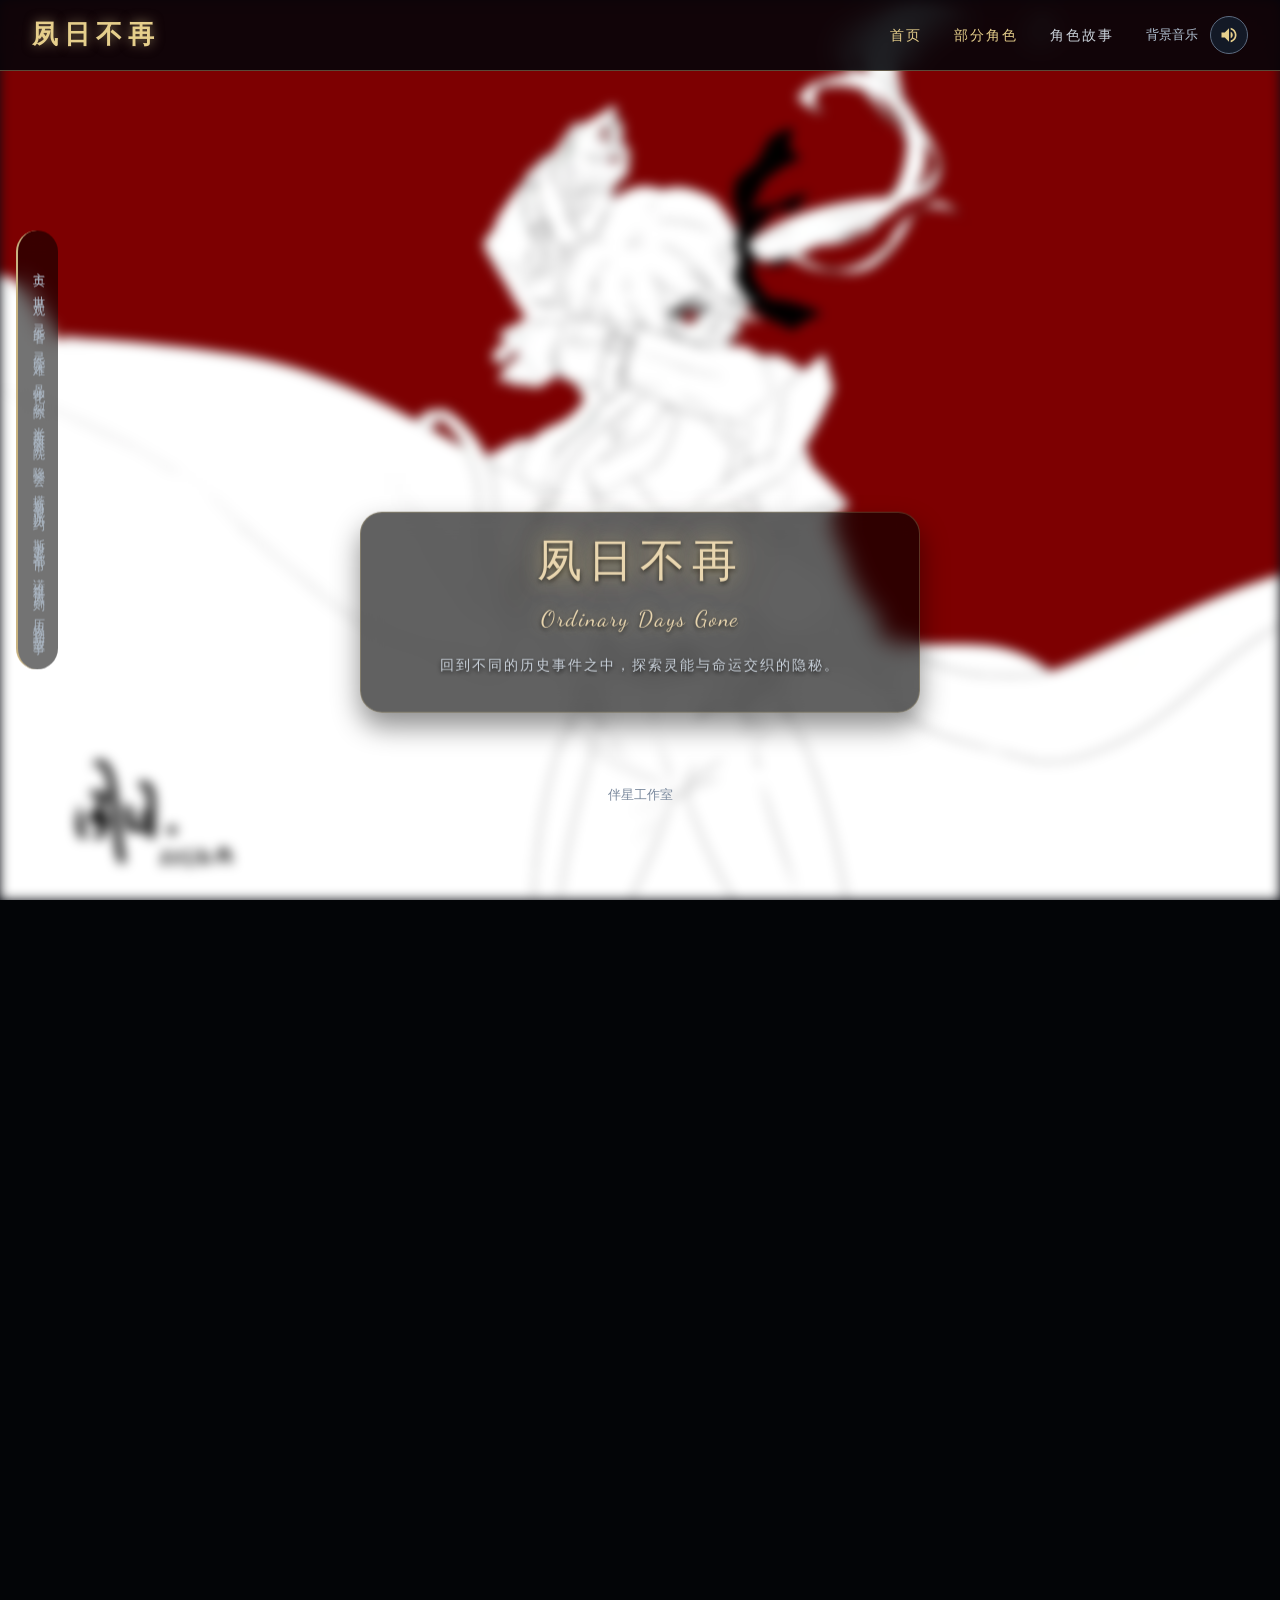
<file: index.html>
﻿<!DOCTYPE html>
<html lang="zh-CN">
<head>
    <meta charset="UTF-8">
    <meta name="viewport" content="width=device-width, initial-scale=1.0, user-scalable=no">
    <meta name="description" content="《夙日不再》是一款角色扮演策略ACG游戏，回到不同的历史事件之中，探索历史的神秘冒险！">
    <meta name="keywords" content="夙日不再,灵能,世界观,角色扮演">
    <meta name="author" content="伴星工作室">
    <title>夙日不再 | 官方网站</title>
    
    <link href="assets/fonts/fonts.css" rel="stylesheet">
    
    <style>
        /* ---------- 全局重置 ---------- */
        * {
            margin: 0;
            padding: 0;
            box-sizing: border-box;
        }

        html {
            scroll-behavior: smooth;
            overflow: hidden;
            height: 100%;
        }

        body {
            font-family: 'Source Han Serif SC', 'Noto Serif CJK SC', 'Songti SC', 'SimSun', 'KaiTi', serif;
            background: #030507;
            color: #ccd4dc;
            overflow: hidden;
            height: 100%;
            -webkit-font-smoothing: antialiased;
            transition: background 0.2s;
        }

        /* GPU 加速 */
        .gpu {
            will-change: transform, opacity;
            backface-visibility: hidden;
        }

        /* 全局复古纹理 + 噪点背景（默认效果，非主页时生效） */
        body::before {
            content: '';
            position: fixed;
            inset: 0;
            background: 
                linear-gradient(30deg, transparent 48%, rgba(70, 90, 110, 0.08) 50%, transparent 52%),
                linear-gradient(-30deg, transparent 48%, rgba(70, 90, 110, 0.06) 50%, transparent 52%),
                repeating-linear-gradient(0deg, transparent, transparent 2px, rgba(30,35,45,0.05) 2px, rgba(30,35,45,0.05) 4px),
                repeating-linear-gradient(90deg, transparent, transparent 2px, rgba(30,35,45,0.05) 2px, rgba(30,35,45,0.05) 4px),
                url('assets/images/noise.svg'), 
                radial-gradient(circle at 30% 20%, #0a0f1a, #010101);
            background-blend-mode: overlay, screen, multiply, normal;
            opacity: 0.85;
            pointer-events: none;
            z-index: -2;
            transition: opacity 0.3s ease;
        }

        /* 半调斑点覆层（默认） */
        .halftone-overlay {
            position: fixed;
            inset: 0;
            width: 100vw;
            height: 100vh;
            object-fit: cover;
            pointer-events: none;
            mix-blend-mode: overlay;
            opacity: 0.12;
            z-index: -1;
            transition: opacity 0.3s ease;
        }

        /* 复古浮动元素组（默认） */
        .vintage-bg {
            position: fixed;
            inset: 0;
            pointer-events: none;
            z-index: 0;
            overflow: hidden;
            transition: opacity 0.3s ease;
        }
        .vintage-element {
            position: absolute;
            background-size: cover;
            background-position: center;
            background-repeat: no-repeat;
            opacity: 0.50;
            mix-blend-mode: screen;
            animation: driftVintage linear infinite, pulseVintage 28s ease-in-out infinite alternate;
        }
        @keyframes driftVintage {
            0% { transform: translate(0, 0) rotate(0deg); }
            100% { transform: translate(110px, 110px) rotate(360deg); }
        }
        @keyframes pulseVintage {
            0% { opacity: 0.45; filter: brightness(0.95); }
            100% { opacity: 0.55; filter: brightness(1.05); }
        }
        .v1 { background-image: url('assets/images/church-kempley.webp'); width: 380px; height: 380px; top: 3%; left: 0%; animation-duration: 170s, 24s; transform: rotate(50deg); }
        .v2 { background-image: url('assets/images/riveter.webp'); width: 550px; height: 180px; top: 18%; right: 4%; animation-duration: 190s, 28s; }
        .v3 { background-image: url('assets/images/wpa-pennsylvania.webp'); width: 280px; height: 450px; bottom: 8%; left: 6%; animation-duration: 150s, 20s; transform: rotate(-32deg); }
        .v4 { background-image: url('assets/images/schwitters-collage.webp'); width: 420px; height: 420px; top: 38%; left: 48%; animation-duration: 210s, 35s; transform: rotate(22deg); }
        .v5 { background-image: url('assets/images/lissitzky-poster-1920.webp'); width: 620px; height: 140px; bottom: 4%; right: 8%; animation-duration: 180s, 26s; }
        .v6 { background-image: url('assets/images/wpa-work-pays.webp'); width: 230px; height: 560px; top: 6%; right: 1%; animation-duration: 160s, 22s; transform: rotate(90deg); }
        .v7 { background-image: url('assets/images/lissitzky-red-wedge.webp'); width: 460px; height: 330px; bottom: 28%; left: 28%; animation-duration: 200s, 30s; transform: rotate(-28deg); }
        .v8 { background-image: url('assets/images/smarthistory-artwork.webp'); width: 350px; height: 130px; top: 50%; left: 12%; animation-duration: 140s, 18s; }
        .v9 { background-image: url('assets/images/men-working-together.webp'); width: 180px; height: 400px; top: 12%; left: 62%; animation-duration: 230s, 38s; transform: rotate(72deg); }
        .v10 { background-image: url('assets/images/amazon-poster.webp'); width: 560px; height: 280px; bottom: 18%; right: 22%; animation-duration: 170s, 27s; }
        .v11 { background-image: url('assets/images/annunciation-fra-angelico.webp'); width: 300px; height: 300px; top: 62%; left: 40%; animation-duration: 220s, 32s; transform: rotate(-45deg); }
        .v12 { background-image: url('assets/images/poster-pstjpa.webp'); width: 440px; height: 220px; top: 30%; left: 4%; animation-duration: 180s, 25s; }
        .v13 { background-image: url('assets/images/uchicago-sightings.webp'); width: 400px; height: 350px; top: 8%; left: 55%; animation-duration: 160s, 23s; transform: rotate(30deg); }
        .v14 { background-image: url('assets/images/kurt-schwitters.webp'); width: 500px; height: 200px; bottom: 35%; right: 10%; animation-duration: 190s, 27s; }
        .v15 { background-image: url('assets/images/kastatic-artwork.webp'); width: 350px; height: 400px; top: 45%; right: 15%; animation-duration: 200s, 30s; transform: rotate(-20deg); }

        /* ----- 固定头部 ----- */
        .global-header {
            position: fixed;
            top: 0;
            left: 0;
            width: 100%;
            padding: 1rem 2rem;
            display: flex;
            justify-content: space-between;
            align-items: center;
            z-index: 200;
            background: rgba(3, 5, 10, 0.88);
            backdrop-filter: blur(14px);
            border-bottom: 1px solid rgba(200, 180, 128, 0.4);
            font-family: 'Cinzel Decorative', cursive;
            pointer-events: auto;
        }
        .logo h1 {
            font-size: 1.6rem;
            letter-spacing: 6px;
            color: #e6cf8c;
            text-shadow: 0 0 12px rgba(200, 180, 128, 0.6);
            margin: 0;
            white-space: nowrap;
        }
        .nav-links {
            display: flex;
            gap: 2rem;
            align-items: center;
            flex-wrap: wrap;
        }
        .nav-links a {
            text-decoration: none;
            color: #ccd4dc;
            font-size: 0.9rem;
            letter-spacing: 2px;
            transition: all 0.3s;
            font-family: 'Source Han Serif SC', 'Noto Serif CJK SC', 'Songti SC', 'SimSun', 'KaiTi', serif;
        }
        .nav-links a#navHome,
        .nav-links a#navCharacters {
            color: #e6cf8c;
        }
        .nav-links a#navHome:hover,
        .nav-links a#navCharacters:hover {
            color: #f5e6b5;
            text-shadow: 0 0 5px #e6cf8c;
        }
        .nav-links a#navStories {
            color: #ccd4dc;
        }
        .nav-links a#navStories:hover {
            color: #e6cf8c;
            text-shadow: 0 0 5px #e6cf8c;
        }
        .volume-panel {
            display: flex;
            align-items: center;
            gap: 12px;
            color: #b0c0d0;
            font-size: 0.8rem;
        }
        .volume-btn {
            width: 38px;
            height: 38px;
            background: rgba(20, 30, 45, 0.8);
            border-radius: 50%;
            display: flex;
            align-items: center;
            justify-content: center;
            cursor: pointer;
            border: 1px solid #5c6b80;
            transition: all 0.3s;
        }
        .volume-btn:hover { background: #2a3a4e; box-shadow: 0 0 10px #e6cf8c; }
        .volume-btn svg { width: 20px; fill: #e6cf8c; }

        /* 侧边导航栏 */
        .sidebar-nav {
            position: fixed;
            max-height: 70vh;
            overflow-y: auto;
            left: 1rem;
            top: 50%;
            transform: translateY(-50%);
            z-index: 99;
            background: rgba(0, 0, 0, 0.55);
            backdrop-filter: blur(10px);
            padding: 1rem 0.6rem;
            border-radius: 32px;
            border-left: 2px solid #c8b280;
            font-size: 0.7rem;
            font-weight: 300;
            font-family: 'Source Han Serif SC', 'Noto Serif CJK SC', 'Songti SC', 'SimSun', 'KaiTi', serif;
            pointer-events: auto;
            transition: opacity 0.3s;
        }
        .sidebar-nav ul { list-style: none; }
        .sidebar-nav li {
            margin: 1rem 0;
            writing-mode: vertical-rl;
            text-orientation: mixed;
            letter-spacing: 4px;
            cursor: pointer;
            color: #acb8c5;
            transition: all 0.3s;
            font-size: 0.75rem;
        }
        .sidebar-nav li:hover { color: #e6cf8c; text-shadow: 0 0 6px #e6cf8c; transform: scale(1.05); }

        /* 全屏滚动 wrapper */
        .pages-wrapper {
            height: 100vh;
            will-change: transform;
            transition: transform 0.9s cubic-bezier(0.2, 0.9, 0.3, 1.1);
            transform: translateZ(0);
        }
        .page {
            height: 100vh;
            width: 100vw;
            display: flex;
            flex-direction: column;
            justify-content: flex-start;
            align-items: center;
            position: relative;
            overflow-y: auto;
            overflow-x: hidden;
            scroll-behavior: smooth;
            padding: 5rem 2rem;
            opacity: 0;
            transition: opacity 0.5s ease 0.2s;
        }
        /* 内容不足一屏时上下均分空白实现垂直居中；超出一屏时占位收起，保证从顶部完整可读 */
        .page::before,
        .page::after {
            content: '';
            margin: auto;
        }
        .page.visible {
            opacity: 1;
        }
        .page::-webkit-scrollbar { width: 5px; }
        .page::-webkit-scrollbar-track { background: #0a0f18; }
        .page::-webkit-scrollbar-thumb { background: #5c6b80; border-radius: 4px; }
        .sidebar-nav::-webkit-scrollbar { width: 3px; }
        .sidebar-nav::-webkit-scrollbar-track { background: transparent; }
        .sidebar-nav::-webkit-scrollbar-thumb { background: #5c6b80; border-radius: 4px; }

        /* 默认胶片框风格 */
        .film-frame {
            background: rgba(12, 16, 22, 0.85);
            backdrop-filter: blur(4px);
            padding: 2.5rem 3rem;
            margin: 1.5rem auto;
            max-width: 1100px;
            width: 90%;
            box-shadow: 20px 20px 50px rgba(0,0,0,0.8), inset 0 1px 0 rgba(255,255,255,0.05);
            position: relative;
            border-left: 28px solid #0a0e14;
            border-right: 28px solid #0a0e14;
        }
        .film-frame::before, .film-frame::after {
            content: '';
            position: absolute;
            top: 0;
            width: 28px;
            height: 100%;
            background: repeating-linear-gradient(to bottom, #0a0e14 0px, #0a0e14 12px, #ffffff20 12px, #ffffff20 28px, #0a0e14 28px, #0a0e14 40px);
            animation: filmRoll 2s linear infinite;
        }
        .film-frame::before { left: 0; }
        .film-frame::after { right: 0; }
        @keyframes filmRoll { 0% { background-position: 0 0; } 100% { background-position: 0 40px; } }

        /* 胶片框内长文条款列表的阅读适配（塔斯马尼亚协约等） */
        .film-frame ul {
            padding-left: 1.4em;
        }
        .film-frame ul li {
            margin-bottom: 0.7rem;
            padding-left: 0.2em;
        }

        /* ---------- 主页专用背景 (weightless.webp 最高优先级且完全不透明) ---------- */
        .bg-special-page {
            position: relative;
            overflow: hidden;
            background: #0a0c12;
        }
        .bg-special-page::before {
            content: '';
            position: absolute;
            inset: 0;
            background-image: url('pages/weightless.webp');
            background-size: cover;
            background-position: center 30%;
            background-repeat: no-repeat;
            background-attachment: local;
            filter: blur(6px);
            z-index: 0;
            pointer-events: none;
        }

        /* 主页禁用默认上下占位居中，改为绝对定位到角色腹部。
           注意：仅禁用 ::after 占位；::before 已被 .bg-special-page::before 占用承载背景图，
           不可再对其使用 display:none，否则背景图消失。 */
        .page.page-cover::after {
            display: none;
        }
        .bg-special-page {
            justify-content: flex-end;
        }

        /* 主页文字容器：定位到角色腹部，缩小尺寸以免遮挡 */
        .bg-special-page .page-content-center {
            position: absolute;
            top: 68%;
            left: 50%;
            transform: translate(-50%, -50%);
            z-index: 1;
            text-align: center;
            width: min(560px, 86%);
            max-width: 560px;
            margin: 0;
            background: rgba(0, 0, 0, 0.62);
            backdrop-filter: blur(10px);
            padding: 1.1rem 1.4rem;
            border-radius: 22px;
            border: 1px solid rgba(230, 207, 140, 0.25);
            box-shadow: 0 14px 28px rgba(0,0,0,0.45);
        }
        .bg-special-page .page-content-center .hero-title {
            font-size: clamp(1.8rem, 5.5vw, 2.8rem);
            letter-spacing: 0.15em;
        }
        .bg-special-page .page-content-center .intro-desc .eng-subtitle {
            font-size: clamp(1rem, 2.6vw, 1.4rem);
        }
        .bg-special-page .page-content-center .intro-desc p:not(.eng-subtitle) {
            font-size: 0.78rem;
            letter-spacing: 1.5px;
        }
        .bg-special-page .page-content-center .intro-desc {
            margin-top: 0.4rem !important;
        }
        
        /* 主页去除胶片框的额外装饰 */
        .bg-special-page .film-frame {
            background: rgba(8, 12, 18, 0.7);
            backdrop-filter: blur(8px);
            border: none;
            box-shadow: 0 15px 35px rgba(0,0,0,0.5);
            border-left: 0;
            border-right: 0;
            padding: 2rem 2rem;
        }
        .bg-special-page .film-frame::before,
        .bg-special-page .film-frame::after {
            display: none;
        }
        
        /* ---- 关键：主页模式下彻底隐藏干扰层，让weightless.webp 成为唯一背景且完全不透明 ---- */
        body.homepage-clean::before {
            display: none !important;
            background: none !important;
            opacity: 0 !important;
        }
        body.homepage-clean .halftone-overlay {
            display: none !important;
            opacity: 0 !important;
        }
        body.homepage-clean .vintage-bg {
            display: none !important;
        }
        
        /* 其他页面标题样式 */
        h4 {
            font-family: 'Cinzel Decorative', cursive;
            font-size: 2.2rem;
            color: #d4bc8c;
            margin-bottom: 1.2rem;
            letter-spacing: 4px;
            border-left: 4px solid #d4bc8c;
            padding-left: 1rem;
        }
        p, ul li {
            line-height: 1.75;
            font-size: 1rem;
            color: #cad2db;
            margin-bottom: 1rem;
        }
        .redacted-inline {
            display: inline-block;
            background: #8a9ab0;
            height: 1.2em;
            margin: 0 6px;
            vertical-align: middle;
            border-radius: 2px;
        }
        .redacted-inline.short { width: 70px; }
        .redacted-inline.medium { width: 120px; }
        .redacted-inline.long { width: 190px; }
        .redacted-inline.xlong { width: 260px; }
        .img-placeholder {
            background: #0e141f;
            height: 220px;
            margin: 2rem 0;
            display: flex;
            align-items: center;
            justify-content: center;
            color: #5c6b80;
            border: 1px solid #2e3a48;
        }
        .hero-title {
            font-family: 'Cinzel Decorative', cursive;
            font-size: clamp(3rem, 10vw, 5.5rem);
            letter-spacing: 0.2em;
            color: #e9d6af;
            text-shadow:
                0 0 20px rgba(230, 207, 140, 0.6),
                0 0 60px rgba(200, 170, 90, 0.35),
                0 0 100px rgba(180, 140, 60, 0.2),
                0 2px 4px rgba(0, 0, 0, 0.7);
            animation: titleGlow 3s ease-in-out infinite alternate;
        }
        @keyframes titleGlow {
            0% {
                text-shadow:
                    0 0 20px rgba(230, 207, 140, 0.6),
                    0 0 60px rgba(200, 170, 90, 0.35),
                    0 0 100px rgba(180, 140, 60, 0.2),
                    0 2px 4px rgba(0, 0, 0, 0.7);
            }
            100% {
                text-shadow:
                    0 0 35px rgba(240, 220, 160, 0.75),
                    0 0 80px rgba(210, 180, 100, 0.5),
                    0 0 130px rgba(190, 150, 70, 0.3),
                    0 2px 4px rgba(0, 0, 0, 0.7);
            }
        }

        /* 英文花体副标题 */
        .intro-desc .eng-subtitle {
            font-family: 'Dancing Script', cursive;
            font-size: clamp(1.6rem, 4.5vw, 2.4rem);
            color: #e9d6af;
            letter-spacing: 0.08em;
            text-shadow:
                0 0 15px rgba(230, 207, 140, 0.5),
                0 0 40px rgba(200, 170, 90, 0.25),
                0 2px 4px rgba(0, 0, 0, 0.6);
            animation: subGlow 4s ease-in-out infinite alternate;
        }
        @keyframes subGlow {
            0% {
                text-shadow:
                    0 0 15px rgba(230, 207, 140, 0.5),
                    0 0 40px rgba(200, 170, 90, 0.25),
                    0 2px 4px rgba(0, 0, 0, 0.6);
            }
            100% {
                text-shadow:
                    0 0 25px rgba(240, 220, 160, 0.65),
                    0 0 55px rgba(210, 180, 100, 0.4),
                    0 2px 4px rgba(0, 0, 0, 0.6);
            }
        }
        footer {
            position: relative;
            z-index: 1;
            margin-top: 2rem;
            text-align: center;
            padding: 1rem;
            color: #79889c;
            font-size: 0.8rem;
            width: 100%;
        }

        /* iframe 容器 */
        .iframe-container {
            position: fixed;
            top: var(--header-h, 70px);
            left: 0;
            width: 100%;
            height: calc(100% - var(--header-h, 70px));
            z-index: 50;
            background: #030507;
            visibility: hidden;
            opacity: 0;
            pointer-events: none;
            transition: opacity 0.25s ease, visibility 0.25s ease;
        }
        .iframe-container.active {
            visibility: visible;
            opacity: 1;
            pointer-events: auto;
        }
        .iframe-container iframe {
            width: 100%;
            height: 100%;
            border: none;
            background: #030507;
        }

        /* 响应式微调 */
        @media (max-width: 768px) {
            .global-header { padding: 0.5rem 1rem; }
            .logo h1 { font-size: 1.2rem; letter-spacing: 3px; }
            .nav-links { gap: 0.8rem; }
            .nav-links a { font-size: 0.7rem; }
            .sidebar-nav { display: none; }
            .bg-special-page h4 { font-size: 1.8rem; }
            .film-frame { padding: 1.2rem; border-left-width: 16px; border-right-width: 16px; }
            .film-frame::before, .film-frame::after { width: 16px; }
            .bg-special-page .page-content-center { padding: 1.5rem; margin: 0 1rem; }
        }
        
        /* 增强文字阴影，背景图完全不被干扰情况下确保阅读性 */
        .bg-special-page .hero-title {
            text-shadow:
                0 0 20px rgba(230, 207, 140, 0.6),
                0 0 60px rgba(200, 170, 90, 0.35),
                0 0 100px rgba(180, 140, 60, 0.2),
                0 2px 5px rgba(0,0,0,0.8);
        }
        .bg-special-page .intro-desc .eng-subtitle {
            text-shadow:
                0 0 15px rgba(230, 207, 140, 0.5),
                0 0 40px rgba(200, 170, 90, 0.25),
                0 2px 5px rgba(0,0,0,0.8);
        }
        .bg-special-page .intro-desc p:not(.eng-subtitle) {
            text-shadow: 0 2px 5px rgba(0,0,0,0.8);
        }
    </style>
</head>
<body>

<!-- 半调层 + 复古背景（主页模式下会被隐藏） -->
<img class="halftone-overlay" src="data:image/svg+xml;utf8,%3Csvg%20xmlns%3D'http%3A%2F%2Fwww.w3.org%2F2000%2Fsvg'%20width%3D'6'%20height%3D'6'%3E%3Ccircle%20cx%3D'1.5'%20cy%3D'1.5'%20r%3D'1'%20fill%3D'white'%20fill-opacity%3D'0.55'%2F%3E%3C%2Fsvg%3E" alt="" decoding="async">
<div class="vintage-bg">
    <div class="vintage-element v1"></div><div class="vintage-element v2"></div><div class="vintage-element v3"></div>
    <div class="vintage-element v4"></div><div class="vintage-element v5"></div><div class="vintage-element v6"></div>
    <div class="vintage-element v7"></div><div class="vintage-element v8"></div><div class="vintage-element v9"></div>
    <div class="vintage-element v10"></div><div class="vintage-element v11"></div><div class="vintage-element v12"></div>
    <div class="vintage-element v13"></div><div class="vintage-element v14"></div><div class="vintage-element v15"></div>
</div>

<!-- 固定头部 -->
<div class="global-header">
    <div class="logo"><h1>夙日不再</h1></div>
    <div class="nav-links">
        <a href="#" id="navHome">首页</a>
        <a href="#" id="navCharacters">部分角色</a>
        <a href="#" id="navStories">角色故事</a>
        <div class="volume-panel">
            <span>背景音乐</span>
            <div id="volumeBtn" class="volume-btn">
                <svg viewBox="0 0 24 24"><path d="M3 9v6h4l5 5V4L7 9H3zm13.5 3c0-1.77-1.02-3.29-2.5-4.03v8.05c1.48-.73 2.5-2.25 2.5-4.02zM14 3.23v2.06c2.89.86 5 3.54 5 6.71s-2.11 5.85-5 6.71v2.06c4.01-.91 7-4.49 7-8.77s-2.99-7.86-7-8.77z"/></svg>
            </div>
        </div>
    </div>
</div>

<!-- 侧边导航栏 -->
<div class="sidebar-nav" id="sidebarNav">
    <ul>
        <li data-page="0">主页</li>            
        <li data-page="1">世界观</li>          
        <li data-page="2">灵能者</li>
        <li data-page="3">灵能灾难</li>
        <li data-page="4">晶体化·裂隙</li>
        <li data-page="5">米斯泰研究院</li>
        <li data-page="6">隐修会</li>
        <li data-page="7">塔斯马尼亚协约</li>
        <li data-page="8">斯卡尼亚都市</li>
        <li data-page="9">诺维科夫原则</li>
        <li data-page="10">历史物品与故事</li>
    </ul>
</div>

<!-- 全屏滚动主内容 -->
<div class="pages-wrapper" id="pagesWrapper">
    <!-- 第0页 主页（背景weightless.webp 最高优先级完全显示） -->
    <div class="page page-cover bg-special-page" id="page0">
        <div class="page-content-center">
            <div class="hero-title">夙日不再</div>
            <div class="intro-desc" style="background: transparent; margin-top: 1rem;">
                <p class="eng-subtitle">Ordinary Days Gone</p>
                <p style="font-size:0.85rem; letter-spacing:2px;">回到不同的历史事件之中，探索灵能与命运交织的隐秘。</p>
            </div>
        </div>
        <footer>伴星工作室</footer>
    </div>

    <!-- 第1页 世界观 -->
    <div class="page" id="page1">
        <div class="film-frame">
            <h3 style="font-family:'Cinzel Decorative'; font-size:2rem; text-align:center;">世界2048 · 简介</h3>
            <p>冷战后世界多极化，思潮复兴与灵能全球化，2035年进入后灵能时代；《塔斯马尼亚协约》仅能勉强维持稳定。灵能因便捷强大而受极端组织青睐，致使其频繁发动恐怖袭击。2040年纽约曼哈顿灵能灾难后，世界进入灵能反恐战争。</p>
            <p>在灵能反恐时代，有些组织将目光放在了历史的长河之中，独属于新时代的作战开始了序幕。</p>
        </div>
        <footer>© 伴星工作室</footer>
    </div>

    <!-- 第2页 灵能者 -->
    <div class="page" id="page2">
        <div class="film-frame"><h4>灵能 / 灵能者</h4><p>一种十分古老的超自然能力，拥有灵能的人被称为<span class="redacted-inline medium"></span>或是灵能者，他们都表现出拥有各种各样的<span class="redacted-inline xlong"></span>与特殊能力，他们在许多历史事件与现代社会的关键的角色，例如各种充满传奇色彩故事的历史角色<span class="redacted-inline long"></span><span class="redacted-inline xlong"></span>....。</p><p>灵能者的特殊能力通常与灵能者所属的文化和历史时代有关，<span class="redacted-inline medium"></span></p><p>但灵能者不能免疫灵能灾难所带来的物理上的灾害（例如灵能灾难所带来的重力异常等）<span class="redacted-inline medium"></span></p><p>灵能者即便各自说各自的母语，也能瞬间理解对方想要表达的字面意思。普通人则需要通过常规的翻译才可。<span class="redacted-inline medium"></span></p></div>
        <footer>© 伴星工作室</footer>
    </div>

    <!-- 第3页 灵能灾难 -->
    <div class="page" id="page3">
        <div class="film-frame">
            <h4>灵能灾难</h4>
            <p>世界遵循诺维科夫自洽性原则。使用特殊的灵能能力或装置能回到过去的时间线之中，如果有人想要破坏时间线改变既定的事实，那么当前时间线就会和历史冲突导致<span class="redacted-inline long"></span>或是灵能灾难。<span class="redacted-inline xlong"></span></p>
            <p>灵能灾难包括但不限于<span class="redacted-inline xlong"></span>以及天气剧变，地质活动，未知灾难，重力异常，甚至是被灵能能力爆发那一瞬间消失等现象<span class="redacted-inline xlong"></span>。</p>
            <div class="img-placeholder">【灵能灾难概念图】</div>
        </div>
        <footer>© 伴星工作室</footer>
    </div>

    <!-- 第4页 晶体化·裂隙 -->
    <div class="page" id="page4">
        <div class="film-frame"><h4>晶体化</h4><p>只有“灵能者”能够在这些灵能能量风暴中长期存活，普通人长期在其中会被灵能腐蚀出现<span class="redacted-inline xlong"></span>或是晶体化，<span class="redacted-inline long"></span></p><p>灵能者能够免疫晶体化但不能免疫灵能灾难所带来的物理上的灾害（例如天气剧变，地质活动，重力异常等）<span class="redacted-inline long"></span>。</p><h4 style="margin-top:1.5rem;">灾难中的裂隙</h4><p>灵能灾难之中时常伴随着时空裂隙，是连接另一个维度的入口。关于该裂隙我们的初步了解为<span class="redacted-inline medium"></span>。</p><p>穿越这些裂隙通常会回到<span class="redacted-inline medium"></span>或与导致发生灵能灾难，被改变的历史事件或时间段之中。</p></div>
        <footer>© 伴星工作室</footer>
    </div>

    <!-- 第5页 米斯泰研究院 -->
    <div class="page" id="page5">
        <div class="film-frame"><h4>米斯泰研究院</h4><p>米斯泰研究院是人类研究灵能的机构，米斯泰一词也是拉丁语之中神秘（mysterium）的简化音译。在罗马帝国时期就有了米斯泰研究院的雏形，现如今已经发展为全球化的灵能官方组织。</p><p>第二次世界大战后世界秩序趋于稳定，米斯泰研究院经过联合国授权成为各国承认的独立性组织，在现代社会的各个国家中都有相应的研究分支与执行部门，其职责为研究灵能和探索并救援受灵能影响的特殊地区与灾害地区。</p><p>其总部位于瑞士锡永。</p><div class="img-placeholder">【米斯泰研究院总部·锡永古城】</div></div>
        <footer>© 伴星工作室</footer>
    </div>

    <!-- 第6页 隐修会 -->
    <div class="page" id="page6">
        <div class="film-frame"><h4>隐修会</h4><p>历史上的一个秘密结社团体，有一种说法说他们就是从米斯泰研究院中分离出来的一股势力。虽然隐修会和研究院同样研究和利用灵能来让人类文明更好的发展，但其成员所经历的一切使他们逐渐的走向一种极端精英主义与<span class="redacted-inline xlong"></span>。据记载，历史中的玫瑰十字会等诸多秘密结社的神秘组织可能都与隐修会有诸多联系。</p><p>隐修会为了最终的目标会不择手段，包括但不限于威胁压迫，暗中操控，白色恐怖等。他们认为其余大部分的人没有团结和整合的价值，只有精英化的人才有价值。他们自称会为人类文明消灭任何“绊脚石”与<span class="redacted-inline medium"></span>。</p><p>更有甚者认为隐修会的宗旨是极端精英政治甚至是蜂巢思维，认为他们觉得人类目前的一切战争内斗，愚昧，狂热，无知都是因为有着个人自由意志的原因，并且大多数人并不会思考与<span class="redacted-inline xlong"></span>。</p></div>
        <footer>© 伴星工作室</footer>
    </div>

    <!-- 第7页 塔斯马尼亚协约 -->
    <div class="page" id="page7">
        <div class="film-frame"><h4>塔斯马尼亚协约</h4><p>第二次世界后期，随着战局逐渐的明朗，国际新秩序以及灵能管理规则需要重新被制定。历史中存在已久的米斯泰研究院与成立的联合国家组织在澳大利亚塔斯马尼亚岛上签订了塔斯马尼亚协约。：</p><ul><li>全球范围内的灵能者由各国政府辅助米斯泰研究院进行统筹登记与管理。</li><li>所有人类灵能者必须在居住地的米斯泰研究院分部进行登记，未登记的灵能者将被视为“黑户”。</li><li>米斯泰研究院须向联合国及相关国家定期公布登记灵能者的基本信息与能力评估。</li><li>灵能者本质上为拥有特殊能力的人类个体，受所有国际人权公约保护与各国法律约束。</li><li>灵能者与普通人类享有平等权利，禁止任何形式的歧视或迫害。</li><li>米斯泰研究院拥有独立的行政机构。若出现行政瘫痪等，由联合国灵能监督委员会介入。</li><li>米斯泰研究院为独立于联合国的特殊国际组织，受联合国成员国承认。</li><li>当灵能者涉及违法犯罪时，若当地司法系统无法有效审判，应移交米斯泰研究院特别法庭。</li><li>米斯泰研究院总部永久设于瑞士锡永，该地区为特别行政区。</li><li>米斯泰研究院可组建武装应急部队，部署前须获得事件所在国政府批准。</li><li>禁止任何国家或组织将灵能者能力用于非法军事目的或国际冲突。</li><li>各国须合作共享非机密灵能研究成果。</li><li>协约签署国承诺保护灵能者隐私，禁止未经授权的实验或能力剥夺。</li><li>协约可根据灵能事件与科技发展联合修订，但核心平等原则不可更改。</li></ul></div>
        <footer>© 伴星工作室</footer>
    </div>

    <!-- 第8页 斯卡尼亚隐蔽都市 -->
    <div class="page" id="page8">
        <div class="film-frame"><h4>斯卡尼亚隐蔽都市</h4><p>在历史之中，灵能者为了更好的研究灵能和保护自身，世界各地的灵能者都不约而同的选择了隐藏自己的行踪；他们聚集起来。</p><p>随着人类的交通、通信技术的发展，全世界各地的灵能者开始交流、互相学习，原本散落的聚集点逐渐变的集中。在第一次世界大战中，灵能者们组建了有史以来最大的隐秘都市“斯卡尼亚”。“斯卡尼亚”位于北欧北极圈深处针叶林中，此地因为灵能者设下的结界因此与现实之中的空间并无关联。关于“斯卡尼亚”，我们仅清楚其<span class="redacted-inline medium"></span>。</p><div class="img-placeholder">【斯卡尼亚隐蔽都市概念图】</div></div>
        <footer>© 伴星工作室</footer>
    </div>

    <!-- 第9页 诺维科夫自洽性原则 -->
    <div class="page" id="page9">
        <div class="film-frame"><h4>诺维科夫自洽性原则</h4><p>世界遵循诺维科夫自洽性原则，既定的历史事实无法被改变（或已经发生的事情不能改变），即使出现了变动，时间线会自动修正。</p><p>但有别有用心的人人为干预时间线的修正导致历史紊乱则很有可能引起蝴蝶效应，使得诺维科夫自洽性原则相悖。当时间线无法自我修正则会引起当前时代的灵能灾难。</p></div>
        <footer>© 伴星工作室</footer>
    </div>

    <!-- 第10页 历史物品与故事 -->
    <div class="page" id="page10">
        <div class="film-frame">
            <h4>历史物品与故事</h4>
            <p>除了灵能者以外，许多历史中记载的传奇物品也可能蕴含有这种未知的能力，例如朗基努斯之枪，都灵裹尸布，亚述石板....等历史中的物品。圣女贞德，扬·杰式卡，鲍德温等历史人物的传奇故事。他们的故事之中也充满了灵能的传奇色彩，这些故事有着灵能者的参与，这些传奇历史人物也留下了属于自己的圣器，但隐修会当前正在对这些圣器。隐修会的这一举动可能会导致时间线变动引发灵能灾难。。</p>
        </div>
        <footer>© 伴星工作室 | 更多传说即将揭晓</footer>
    </div>
</div>

<!-- iframe 容器 -->
<div class="iframe-container" id="iframeContainer">
    <iframe id="pageIframe" title="子页面内容" src="about:blank"></iframe>
</div>

<script>
    // ---------- 全屏滚动逻辑 ----------
    const pagesWrapper = document.getElementById('pagesWrapper');
    const pages = document.querySelectorAll('.page');
    let currentPage = 0;
    let isTransitioning = false;
    const totalPages = pages.length;

    // 核心：主页模式完全清除所有干扰层，让weightless.webp 高优先级展示且不透明
    function setHomepageCleanMode(enable) {
        if (enable) {
            document.body.classList.add('homepage-clean');
        } else {
            document.body.classList.remove('homepage-clean');
        }
    }

    function goToPage(page) {
        if (isTransitioning || page < 0 || page >= totalPages || page === currentPage) return;
        isTransitioning = true;
        currentPage = page;
        pagesWrapper.style.transform = `translateY(-${page * 100}vh)`;
        pages.forEach((p, idx) => {
            if (idx === page) p.classList.add('visible');
            else p.classList.remove('visible');
        });
        // 当切换到主页时，启用纯净背景模式(让weightless.webp完全显示)，离开主页则恢复复古纹理层
        setHomepageCleanMode(currentPage === 0);
        // 与 CSS 的 transform 0.9s 过渡时长保持一致，避免动画未结束就允许下一次翻页
        setTimeout(() => { isTransitioning = false; }, 900);
    }

    // 找到事件目标所在的可滚动容器（当前页 .page 或侧边栏 .sidebar-nav）
    // 加 2px 容差：避免模糊/缩放等产生的几像素"幽灵溢出"被误判为可滚动，导致翻页逻辑死锁
    function findScrollableContainer(el) {
        let target = el;
        while (target && target !== document.body) {
            if (target.classList &&
                (target.classList.contains('page') || target.classList.contains('sidebar-nav')) &&
                target.scrollHeight > target.clientHeight + 2) {
                return target;
            }
            target = target.parentElement;
        }
        return null;
    }

    function isAtScrollEdge(container, deltaY) {
        const atTop = container.scrollTop <= 0;
        const atBottom = container.scrollTop + container.clientHeight >= container.scrollHeight - 1;
        return (deltaY > 0 && atBottom) || (deltaY < 0 && atTop);
    }

    let wheelLock = false;
    window.addEventListener('wheel', (e) => {
        if (wheelLock || isTransitioning) return;
        // 关键修复：当前页内容超出一屏时，先让内容滚动到底/顶，再触发翻页
        const scrollable = findScrollableContainer(e.target);
        if (scrollable && !isAtScrollEdge(scrollable, e.deltaY)) return;
        const delta = e.deltaY;
        let nextPage = currentPage;
        if (delta > 20) nextPage = Math.min(totalPages - 1, currentPage + 1);
        else if (delta < -20) nextPage = Math.max(0, currentPage - 1);
        if (nextPage !== currentPage) {
            e.preventDefault();
            wheelLock = true;
            goToPage(nextPage);
            setTimeout(() => { wheelLock = false; }, 900);
        }
    }, { passive: false });

    // 键盘导航：内容可滚时先滚动内容，到达边缘后翻页（Home/End 回到页首/页尾）
    window.addEventListener('keydown', (e) => {
        const t = e.target;
        if (t && t.closest && t.closest('a, button, input, textarea, select, audio, iframe')) return;
        if (wheelLock || isTransitioning) return;
        const activePage = pages[currentPage];
        if (!activePage) return;
        let dir = 0;
        let largeStep = false;
        if (e.key === 'ArrowDown' || e.key === 'PageDown') { dir = 1; largeStep = (e.key === 'PageDown'); }
        else if (e.key === 'ArrowUp' || e.key === 'PageUp') { dir = -1; largeStep = (e.key === 'PageUp'); }
        else if (e.key === ' ') { dir = e.shiftKey ? -1 : 1; largeStep = true; }
        else if (e.key === 'Home') { e.preventDefault(); activePage.scrollTo({ top: 0, behavior: 'smooth' }); return; }
        else if (e.key === 'End') { e.preventDefault(); activePage.scrollTo({ top: activePage.scrollHeight, behavior: 'smooth' }); return; }
        else return;

        e.preventDefault();
        const scrollable = activePage.scrollHeight > activePage.clientHeight + 2;
        if (scrollable && !isAtScrollEdge(activePage, dir)) {
            const step = largeStep ? activePage.clientHeight * 0.9 : 80;
            activePage.scrollBy({ top: dir * step, behavior: 'smooth' });
            return;
        }
        const nextPage = dir > 0 ? Math.min(totalPages - 1, currentPage + 1) : Math.max(0, currentPage - 1);
        if (nextPage !== currentPage) {
            wheelLock = true;
            goToPage(nextPage);
            setTimeout(() => { wheelLock = false; }, 900);
        }
    });

    // 触屏滑动翻页（移动端侧边栏隐藏，需要滑动手势才能翻页；内容未滚到边缘时保持原生滚动）
    let touchStartX = null;
    let touchStartY = null;
    window.addEventListener('touchstart', (e) => {
        if (e.touches.length === 1) {
            touchStartX = e.touches[0].clientX;
            touchStartY = e.touches[0].clientY;
        }
    }, { passive: true });
    window.addEventListener('touchend', (e) => {
        if (touchStartY === null || wheelLock || isTransitioning) { touchStartX = touchStartY = null; return; }
        const t = e.changedTouches[0];
        const dy = touchStartY - t.clientY;
        const dx = touchStartX - t.clientX;
        touchStartX = touchStartY = null;
        if (Math.abs(dy) < 60 || Math.abs(dx) > Math.abs(dy)) return;
        const activePage = pages[currentPage];
        if (activePage && activePage.scrollHeight > activePage.clientHeight + 2 && !isAtScrollEdge(activePage, dy)) return;
        const nextPage = dy > 0 ? Math.min(totalPages - 1, currentPage + 1) : Math.max(0, currentPage - 1);
        if (nextPage !== currentPage) {
            wheelLock = true;
            goToPage(nextPage);
            setTimeout(() => { wheelLock = false; }, 900);
        }
    }, { passive: true });

    document.querySelectorAll('.sidebar-nav li').forEach(li => {
        li.addEventListener('click', () => {
            const pageIndex = parseInt(li.getAttribute('data-page'));
            if (!isNaN(pageIndex)) goToPage(pageIndex);
        });
    });
    pages[0].classList.add('visible');

    // ---------- iframe 页面跳转 ----------
    const iframeContainer = document.getElementById('iframeContainer');
    const iframe = document.getElementById('pageIframe');
    const sidebar = document.getElementById('sidebarNav');
    const navHome = document.getElementById('navHome');
    const navCharacters = document.getElementById('navCharacters');
    const navStories = document.getElementById('navStories');

    function showFullscreenMode() {
        iframeContainer.classList.remove('active');
        pagesWrapper.style.display = 'block';
        sidebar.style.opacity = '1';
        sidebar.style.pointerEvents = 'auto';
        // 从 iframe 子页面返回时重置翻页锁，保证 goToPage(0) 一定生效
        isTransitioning = false;
        wheelLock = false;
        currentPage = -1;
        goToPage(0);
    }

    function showIframePage(url) {
        pagesWrapper.style.display = 'none';
        sidebar.style.opacity = '0';
        sidebar.style.pointerEvents = 'none';
        iframe.src = url;
        iframeContainer.classList.add('active');
        // 进入子页面时一定要移除homepage-clean模式，恢复复古风格
        setHomepageCleanMode(false);
    }

    navHome.addEventListener('click', (e) => { e.preventDefault(); showFullscreenMode(); });
    navCharacters.addEventListener('click', (e) => { e.preventDefault(); showIframePage('pages/characters.html'); });
    navStories.addEventListener('click', (e) => { e.preventDefault(); showIframePage('pages/stories.html'); });

    // 头部高度自适应：移动端头部换行变高时，iframe 容器顶部随之调整
    const globalHeader = document.querySelector('.global-header');
    function syncHeaderHeight() {
        document.documentElement.style.setProperty('--header-h', globalHeader.offsetHeight + 'px');
    }
    syncHeaderHeight();
    window.addEventListener('resize', syncHeaderHeight);
    window.addEventListener('load', syncHeaderHeight);

    // 背景音乐逻辑
    const STORAGE_KEY = 'bgm_playing_state';
    let bgm = document.getElementById('bgm');
    if (!bgm) {
        bgm = document.createElement('audio');
        bgm.id = 'bgm';
        bgm.src = '背景.mp3';
        bgm.loop = true;
        bgm.preload = 'none';
        document.body.appendChild(bgm);
    }
    const volumeBtnIcon = document.getElementById('volumeBtn');
    let isMuted = false;

    // 仅保留静音状态，不再恢复播放进度（每次进入从头播放）
    function restoreMutedState() {
        const saved = localStorage.getItem(STORAGE_KEY);
        if (saved) {
            try {
                const state = JSON.parse(saved);
                isMuted = state.muted || false;
                bgm.muted = isMuted;
                updateVolumeIcon();
            } catch(e) {}
        }
    }
    function saveMutedState() { try { localStorage.setItem(STORAGE_KEY, JSON.stringify({ muted: isMuted })); } catch(e) {} }

    function updateVolumeIcon() {
        if (isMuted) volumeBtnIcon.innerHTML = `<svg viewBox="0 0 24 24"><path d="M16.5 12c0-1.77-1.02-3.29-2.5-4.03v8.05c1.48-.73 2.5-2.25 2.5-4.02zM3 9v6h4l5 5V4L7 9H3z"/><line x1="1" y1="1" x2="23" y2="23" stroke="#e6cf8c" stroke-width="2"/></svg>`;
        else volumeBtnIcon.innerHTML = `<svg viewBox="0 0 24 24"><path d="M3 9v6h4l5 5V4L7 9H3zm13.5 3c0-1.77-1.02-3.29-2.5-4.03v8.05c1.48-.73 2.5-2.25 2.5-4.02zM14 3.23v2.06c2.89.86 5 3.54 5 6.71s-2.11 5.85-5 6.71v2.06c4.01-.91 7-4.49 7-8.77s-2.99-7.86-7-8.77z"/></svg>`;
    }

    // 浏览器禁止无用户手势的带声音自动播放，故只在首次交互时加载并播放，
    // 避免 5.2MB 音频在首屏抢占带宽。pointerdown 比 click 更早触发。
    let audioUnlocked = false;
    function unlockAndPlay() {
        if (audioUnlocked || isMuted) return;
        const p = bgm.play();
        if (p && typeof p.then === 'function') {
            p.then(() => { audioUnlocked = true; }).catch(() => {});
        } else {
            audioUnlocked = true;
        }
    }
    document.addEventListener('pointerdown', unlockAndPlay);
    document.addEventListener('keydown', unlockAndPlay);
    document.addEventListener('touchstart', unlockAndPlay);

    restoreMutedState();

    volumeBtnIcon.addEventListener('click', () => {
        isMuted = !isMuted;
        bgm.muted = isMuted;
        updateVolumeIcon();
        saveMutedState();
        if (!isMuted && bgm.paused) bgm.play().catch(()=>{});
    });

    window.addEventListener('beforeunload', () => saveMutedState());
    bgm.addEventListener('ended', () => { bgm.currentTime = 0; if(!isMuted) bgm.play(); });

    showFullscreenMode();
</script>

</body>
</html>
</file>
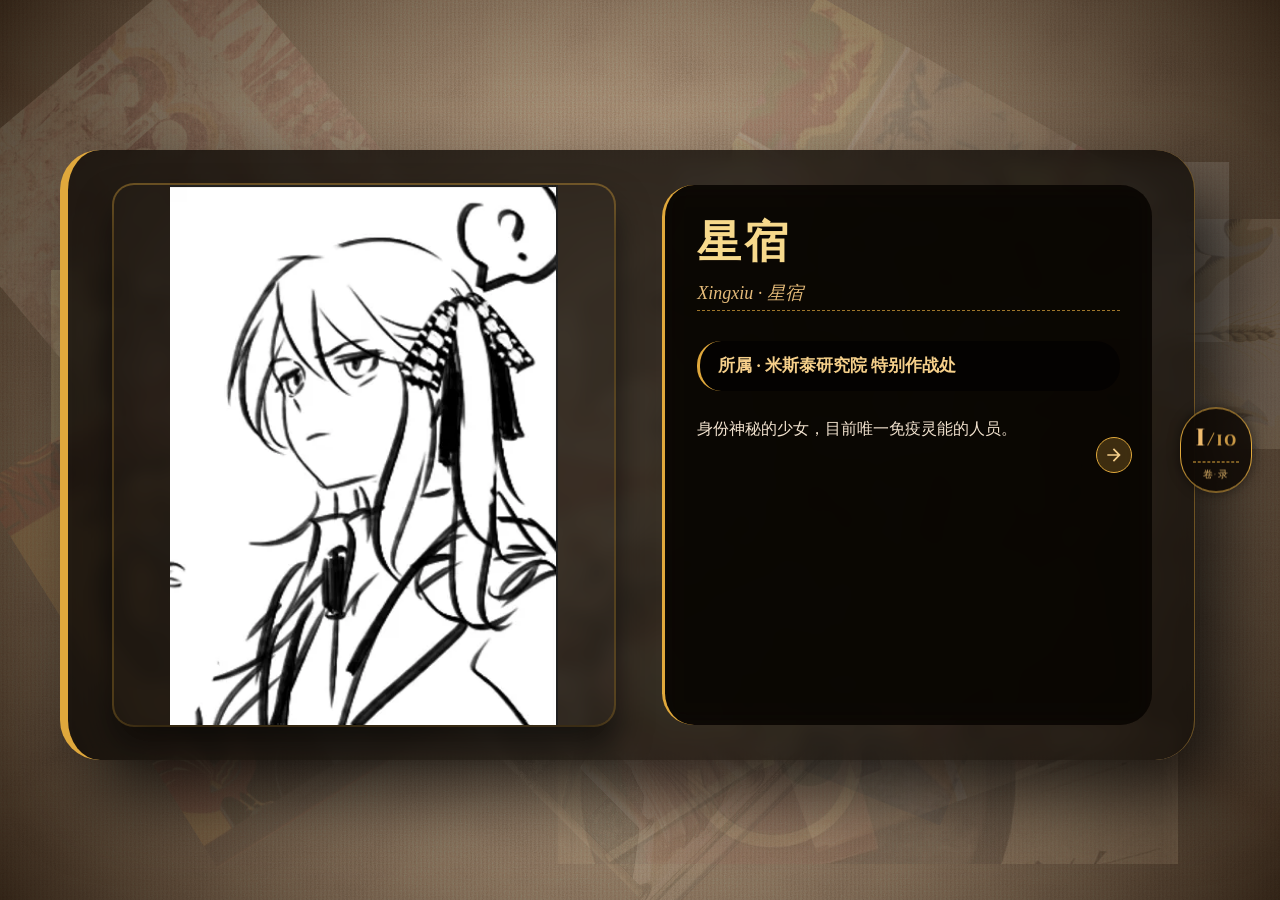
<file: pages/characters.html>
<!DOCTYPE html>
<html lang="zh-CN">
<head>
  <meta charset="UTF-8">
  <meta name="viewport" content="width=device-width, initial-scale=1.0, user-scalable=no">
  <meta name="description" content="《夙日不再》主要角色介绍，星宿、密西西比、白金汉、卡林卡等角色档案。">
  <meta name="keywords" content="夙日不再,灵能者,米斯泰研究院">
  <meta name="author" content="个人作品">
  <title>夙日不再 | 角色档案</title>
  <link href="../assets/fonts/fonts.css" rel="stylesheet">
  <style>
    * {
      margin: 0;
      padding: 0;
      box-sizing: border-box;
    }

    body {
      font-family: 'Source Han Serif SC', 'Noto Serif CJK SC', 'Songti SC', 'SimSun', 'KaiTi', serif;
      background: #0d0802;
      color: #f0dbc0;
      height: 100vh;
      overflow: hidden;
      position: relative;
    }

    /* 复古海报背景 (暖色金橘调) */
    body::before {
      content: '';
      position: fixed;
      inset: 0;
      background: 
        linear-gradient(30deg, transparent 48%, rgba(200, 130, 40, 0.1) 50%, transparent 52%),
        linear-gradient(-30deg, transparent 48%, rgba(210, 140, 45, 0.08) 50%, transparent 52%),
        repeating-linear-gradient(0deg, transparent, transparent 2px, rgba(80, 50, 20, 0.06) 2px, rgba(80, 50, 20, 0.06) 4px),
        repeating-linear-gradient(90deg, transparent, transparent 2px, rgba(80, 50, 20, 0.06) 2px, rgba(80, 50, 20, 0.06) 4px),
        url('../assets/images/noise.svg'),
        url('../assets/images/old-paper.svg');
      background-blend-mode: multiply, screen, overlay;
      opacity: 0.9;
      pointer-events: none;
      z-index: 0;
      filter: sepia(0.35) contrast(1.2) brightness(0.95) hue-rotate(-10deg);
      animation: vintageFilm 10s steps(12) infinite;
    }
    @keyframes vintageFilm {
      0% { transform: translate(0,0); }
      100% { transform: translate(15px,15px); }
    }

    body::after {
      content: '';
      position: fixed;
      inset: 0;
      background: radial-gradient(circle at center, transparent 15%, rgba(30, 18, 5, 0.88) 100%);
      pointer-events: none;
      z-index: 1;
      mix-blend-mode: multiply;
    }

    .vintage-bg {
      position: fixed;
      inset: 0;
      pointer-events: none;
      z-index: 2;
      overflow: hidden;
    }
    .vintage-element {
      position: absolute;
      background-size: cover;
      background-position: center;
      background-repeat: no-repeat;
      opacity: 0.13;
      mix-blend-mode: multiply;
      animation: driftVintage linear infinite, pulseVintage 28s ease-in-out infinite alternate;
      filter: sepia(0.5) brightness(1.1) hue-rotate(-5deg);
    }
    @keyframes driftVintage {
      0% { transform: translate(0, 0) rotate(0deg); }
      100% { transform: translate(110px, 110px) rotate(360deg); }
    }
    @keyframes pulseVintage {
      0% { opacity: 0.08; filter: brightness(0.85); }
      100% { opacity: 0.18; filter: brightness(1.05); }
    }
    .v1 { background-image: url('../assets/images/church-kempley.webp'); width: 380px; height: 380px; top: 3%; left: 0%; animation-duration: 170s, 24s; transform: rotate(50deg); }
    .v2 { background-image: url('../assets/images/riveter.webp'); width: 550px; height: 180px; top: 18%; right: 4%; animation-duration: 190s, 28s; }
    .v3 { background-image: url('../assets/images/wpa-pennsylvania.webp'); width: 280px; height: 450px; bottom: 8%; left: 6%; animation-duration: 150s, 20s; transform: rotate(-32deg); }
    .v4 { background-image: url('../assets/images/schwitters-collage.webp'); width: 420px; height: 420px; top: 38%; left: 48%; animation-duration: 210s, 35s; transform: rotate(22deg); }
    .v5 { background-image: url('../assets/images/lissitzky-poster-1920.webp'); width: 620px; height: 140px; bottom: 4%; right: 8%; animation-duration: 180s, 26s; }
    .v6 { background-image: url('../assets/images/wpa-work-pays.webp'); width: 230px; height: 560px; top: 6%; right: 1%; animation-duration: 160s, 22s; transform: rotate(90deg); }
    .v7 { background-image: url('../assets/images/lissitzky-red-wedge.webp'); width: 460px; height: 330px; bottom: 28%; left: 28%; animation-duration: 200s, 30s; transform: rotate(-28deg); }
    .v8 { background-image: url('../assets/images/smarthistory-artwork.webp'); width: 350px; height: 130px; top: 50%; left: 12%; animation-duration: 140s, 18s; }
    .v9 { background-image: url('../assets/images/men-working-together.webp'); width: 180px; height: 400px; top: 12%; left: 62%; animation-duration: 230s, 38s; transform: rotate(72deg); }
    .v10 { background-image: url('../assets/images/amazon-poster.webp'); width: 560px; height: 280px; bottom: 18%; right: 22%; animation-duration: 170s, 27s; }
    .v11 { background-image: url('../assets/images/annunciation-fra-angelico.webp'); width: 300px; height: 300px; top: 62%; left: 40%; animation-duration: 220s, 32s; transform: rotate(-45deg); }
    .v12 { background-image: url('../assets/images/poster-pstjpa.webp'); width: 440px; height: 220px; top: 30%; left: 4%; animation-duration: 180s, 25s; }
    .v13 { background-image: url('../assets/images/uchicago-sightings.webp'); width: 400px; height: 350px; top: 8%; left: 55%; animation-duration: 160s, 23s; transform: rotate(30deg); }
    .v14 { background-image: url('../assets/images/kurt-schwitters.webp'); width: 500px; height: 200px; bottom: 35%; right: 10%; animation-duration: 190s, 27s; }
    .v15 { background-image: url('../assets/images/kastatic-artwork.webp'); width: 350px; height: 400px; top: 45%; right: 15%; animation-duration: 200s, 30s; transform: rotate(-20deg); }

    /* 角色容器调整顶部留白（原 header 已移除） */
    .pages-container {
      position: relative;
      width: 100%;
      height: 100vh;
      overflow: hidden;
    }
    .character-slide {
      position: absolute;
      top: 0;
      left: 0;
      width: 100%;
      height: 100%;
      display: flex;
      align-items: center;
      justify-content: center;
      opacity: 0;
      visibility: hidden;
      transition: opacity 0.65s cubic-bezier(0.25, 0.8, 0.25, 1), visibility 0.65s;
      overflow-y: auto;
      padding: 80px 85px 70px 60px;
      z-index: 5;
    }
    .character-slide.active {
      opacity: 1;
      visibility: visible;
      z-index: 10;
    }
    .character-slide.slide-in {
      animation: fadeSlideUp 0.65s ease forwards;
    }
    @keyframes fadeSlideUp {
      0% { opacity: 0; transform: translateY(30px); }
      100% { opacity: 1; transform: translateY(0); }
    }

    /* 内容卡片金橘风格 */
    .profile-container {
      max-width: 1300px;
      width: 100%;
      margin: 0 auto;
      display: flex;
      flex-wrap: wrap;
      align-items: stretch;
      justify-content: center;
      gap: 45px;
      background: rgba(12, 8, 4, 0.78);
      backdrop-filter: blur(8px);
      border-radius: 40px;
      padding: 35px 42px;
      border-left: 8px solid #e0a83c;
      border-right: 1px solid rgba(224, 168, 60, 0.4);
      box-shadow: 30px 35px 80px rgba(0,0,0,0.8);
    }
    .illust-area {
      flex: 1.2;
      min-width: 240px;
      display: flex;
      align-items: center;
      justify-content: center;
      position: relative;
    }
    .illust-carousel {
      position: relative;
      width: 100%;
      max-width: 500px;
      overflow: hidden;
      border-radius: 20px;
      box-shadow: 0 20px 35px rgba(0,0,0,0.6), 0 0 0 2px rgba(224, 168, 60, 0.4);
    }
    .illust-track {
      display: flex;
      transition: transform 0.5s cubic-bezier(0.25, 0.8, 0.25, 1);
      will-change: transform;
    }
    .illust-slide {
      min-width: 100%;
      width: 100%;
      flex-shrink: 0;
    }
    .illust {
      width: 100%;
      height: auto;
      max-height: 60vh;
      object-fit: contain;
      display: block;
    }
    .carousel-arrow {
      position: absolute;
      top: 50%;
      transform: translateY(-50%);
      width: 40px;
      height: 40px;
      border-radius: 50%;
      background: rgba(10, 6, 2, 0.75);
      border: 1px solid rgba(224, 168, 60, 0.6);
      color: #f5cf8a;
      font-size: 18px;
      cursor: pointer;
      display: flex;
      align-items: center;
      justify-content: center;
      transition: all 0.3s ease;
      z-index: 3;
      backdrop-filter: blur(4px);
      opacity: 0;
      pointer-events: none;
    }
    .illust-carousel:hover .carousel-arrow {
      opacity: 1;
      pointer-events: auto;
    }
    .carousel-arrow:hover {
      background: rgba(224, 168, 60, 0.35);
      border-color: #e0a83c;
      box-shadow: 0 0 12px rgba(224, 168, 60, 0.5);
    }
    .carousel-prev { left: 12px; }
    .carousel-next { right: 12px; }
    .carousel-dots {
      position: absolute;
      bottom: 12px;
      left: 50%;
      transform: translateX(-50%);
      display: flex;
      gap: 8px;
      z-index: 3;
      opacity: 0;
      transition: opacity 0.3s ease;
    }
    .illust-carousel:hover .carousel-dots { opacity: 1; }
    .carousel-dot {
      width: 8px;
      height: 8px;
      border-radius: 50%;
      background: rgba(245, 207, 138, 0.4);
      border: 1px solid rgba(224, 168, 60, 0.5);
      cursor: pointer;
      transition: all 0.3s ease;
    }
    .carousel-dot.active {
      background: #f5cf8a;
      border-color: #e0a83c;
      box-shadow: 0 0 6px rgba(224, 168, 60, 0.6);
      width: 24px;
      border-radius: 12px;
    }
    .info-dec {
      flex: 1;
      background: rgba(10, 7, 3, 0.85);
      backdrop-filter: blur(10px);
      border-radius: 32px;
      padding: 28px 32px 28px 32px;
      position: relative;
      border-left: 3px solid #e0a83c;
      display: flex;
      flex-direction: column;
    }
    /* 切换按钮（简介/详情） */
    .story-toggle {
      position: absolute;
      top: 50%;
      right: 20px;
      transform: translateY(-50%);
      width: 36px;
      height: 36px;
      background: rgba(224, 168, 60, 0.25);
      border-radius: 40px;
      display: flex;
      align-items: center;
      justify-content: center;
      cursor: pointer;
      transition: 0.2s;
      border: 1px solid #e0a83c;
      backdrop-filter: blur(4px);
      z-index: 2;
    }
    .story-toggle:hover {
      background: #e0a83c;
      transform: translateY(-50%) scale(1.03);
    }
    .story-toggle svg {
      width: 20px;
      height: 20px;
      fill: #f5cf8a;
      transition: 0.2s;
    }
    .story-toggle:hover svg {
      fill: #1e1508;
    }
    
    .info-name {
      font-size: 44px;
      font-weight: 700;
      color: #f7d98c;
      font-family: 'Cinzel Decorative', cursive;
      margin-bottom: 8px;
      padding-right: 55px;
      letter-spacing: 3px;
    }
    .info-subtitle {
      font-size: 18px;
      color: #e6bc7a;
      border-bottom: 1px dashed rgba(224, 168, 60, 0.7);
      display: inline-block;
      padding-bottom: 5px;
      margin-bottom: 20px;
      font-style: italic;
    }
    .info-skill {
      font-size: 17px;
      line-height: 1.5;
      background: rgba(0,0,0,0.55);
      padding: 12px 18px;
      border-radius: 24px;
      margin: 10px 0 16px;
      border-left: 3px solid #e0a83c;
    }
    .info-skill strong { color: #f5cf8a; margin-right: 8px; }
    
    .story-content {
      margin-top: 8px;
      flex: 1;
      min-height: 0;
    }
    .story-text {
      font-size: 16px;
      line-height: 1.7;
      color: #f2e3cf;
    }
    .hidden-story {
      display: none;
    }
    .scrollable-story {
      max-height: 260px;
      overflow-y: auto;
      padding-right: 8px;
      scrollbar-width: thin;
      scrollbar-color: #e0a83c #3a2a18;
    }
    .scrollable-story::-webkit-scrollbar {
      width: 5px;
    }
    .scrollable-story::-webkit-scrollbar-track {
      background: #2b1f0f;
      border-radius: 8px;
    }
    .scrollable-story::-webkit-scrollbar-thumb {
      background: #e0a83c;
      border-radius: 8px;
    }
    
    .audio-mini {
      margin-top: 18px;
      background: rgba(0,0,0,0.55);
      border-radius: 50px;
      padding: 5px 12px;
      width: 100%;
      max-width: 280px;
    }
    .audio-mini audio { width: 100%; height: 32px; border-radius: 30px; }
    .audio-group {
      margin-top: 18px;
      display: flex;
      flex-direction: column;
      gap: 10px;
    }
    .audio-group .audio-item {
      background: rgba(0,0,0,0.55);
      border-radius: 50px;
      padding: 5px 12px;
      width: 100%;
      max-width: 280px;
    }
    .audio-group .audio-item audio { width: 100%; height: 32px; border-radius: 30px; }
    .audio-group .audio-label {
      font-size: 12px;
      color: #dbb067;
      margin-bottom: 2px;
      padding-left: 12px;
      letter-spacing: 1px;
    }

    /* 右侧进度指示器 */
    .progress-indicator {
      position: fixed;
      right: 28px;
      top: 50%;
      transform: translateY(-50%);
      z-index: 200;
      background: rgba(10, 6, 2, 0.8);
      backdrop-filter: blur(12px);
      padding: 10px 12px;
      border-radius: 48px;
      border: 1px solid #e0a83c;
      text-align: center;
      font-family: 'Cinzel Decorative', serif;
      box-shadow: 0 0 12px rgba(0,0,0,0.5);
      min-width: 72px;
      pointer-events: none;
    }
    .progress-text {
      font-size: 22px;
      font-weight: 700;
      color: #f5cf8a;
      letter-spacing: 1px;
    }
    .progress-current {
      font-size: 28px;
      color: #f0bc6e;
      font-weight: bold;
    }
    .progress-total {
      font-size: 18px;
      color: #c99845;
    }
    .progress-label {
      font-size: 10px;
      margin-top: 6px;
      color: #dbb067;
      letter-spacing: 1.5px;
      border-top: 1px dashed #e0a83c;
      padding-top: 5px;
    }

    @media (max-width: 900px) {
      .profile-container { flex-direction: column; padding: 24px 20px; gap: 24px; align-items: center; }
      .info-name { font-size: 32px; padding-right: 45px; }
      .character-slide { padding: 90px 70px 60px 25px; }
      .progress-indicator { right: 12px; padding: 6px 8px; min-width: 58px; }
      .progress-current { font-size: 24px; }
      .progress-total { font-size: 16px; }
      .story-toggle { width: 32px; height: 32px; right: 16px; }
      .story-toggle svg { width: 18px; height: 18px; }
      .info-dec { padding: 22px 24px; }
      .scrollable-story { max-height: 210px; }
    }
  </style>
</head>
<body>
  <div class="vintage-bg">
    <div class="vintage-element v1"></div><div class="vintage-element v2"></div><div class="vintage-element v3"></div>
    <div class="vintage-element v4"></div><div class="vintage-element v5"></div><div class="vintage-element v6"></div>
    <div class="vintage-element v7"></div><div class="vintage-element v8"></div><div class="vintage-element v9"></div>
    <div class="vintage-element v10"></div><div class="vintage-element v11"></div><div class="vintage-element v12"></div>
    <div class="vintage-element v13"></div><div class="vintage-element v14"></div><div class="vintage-element v15"></div>
  </div>

  <div class="pages-container" id="rolePagesContainer"></div>

  <div class="progress-indicator" id="progressIndicator">
    <div class="progress-text">
      <span class="progress-current" id="currentIdxDisplay">1</span><span class="progress-total">/<span id="totalCountDisplay">0</span></span>
    </div>
    <div class="progress-label">卷·录</div>
  </div>

  <script>
    const charPlaceholder = (name) => 'data:image/svg+xml;charset=utf-8,' + encodeURIComponent(
      `<svg xmlns="http://www.w3.org/2000/svg" width="600" height="800"><rect width="600" height="800" fill="#d99e36"/><text x="300" y="400" fill="#2a1a06" font-size="76" font-family="serif" text-anchor="middle" dominant-baseline="middle">${name}</text></svg>`);

    // ========== 角色数据集（已从新版 characters.html 完整移植详细内容） ==========
    const characters = [
      { id: "xingxiu", name: "星宿", subtitle: "Xingxiu · 星宿", skill: "所属 · 米斯泰研究院 特别作战处",
        brief: "身份神秘的少女，目前唯一免疫灵能的人员。",
        detail: `<h5 style="color:#f5cf8a; margin:12px 0 8px 0;">简介</h5><p>星宿是从小在研究院被养大的孩子，但她却能免疫灵能所带来的冲击并在灵能风暴的灾害区域中探索。她从小在机构里面辅助各种灵能研究，长大后成为了"星宿"。即组织内负责探索灾害地区回到历史中探寻线索的人的代号。</p><p>星宿从小生活在研究院里面，受到研究院的特殊照顾与教育，熟知人类的绝大部分历史与语言文化。长大后虽接受了部分训练，但战斗方面相较于有特殊能力的灵能者还是杯水车薪。但是研究院给予了星宿许多特殊装备上的选择也让星宿成为了一个不可小觑的作战单位。</p><h5 style="color:#f5cf8a; margin:12px 0 8px 0;">基础信息</h5><p>性别：女   年龄：18岁（2030.6.1）   种族：人类<br>来自于：未知   身高：173cm   来自时代/地区：当前世界</p><h5 style="color:#f5cf8a; margin:12px 0 8px 0;">人物状态报告</h5><p>星宿自从被研究院收留后就生活在研究院中，虽说也有不少的外出时间，但大多时都有着研究院人员的陪同或观察。她虽能完成研究院对她的下达的教育，训练等一切任务，但有时会表现出一种不得已顺从的态度。星宿在平时的言行举止之中十分的有礼貌，对外任务也是如此，如同一位温文尔雅的绅士一般。只有在极个别情况之中才会使用特殊的手段或表现的稍微失礼一些。</p><p>星宿心思缜密，做事严谨。自从让她进行外出任务之后，除了极个别的特殊情况以外，基本上没有失手的情况。她从小被名叫詹姆的研究院特工带大，对詹姆有着特殊的情感，詹姆也对她像是父亲一般呵护。除了詹姆和自己的小队以外，她与研究院内的人在除了任务以外鲜有交流。</p><p>星宿在研究院经过专门的教育，精通多种语言，并熟知多个时间段的历史文化与诸国的社会文化风俗等。</p>`,
        img: "星宿.webp", imgs: ["星宿.webp", "星宿2.webp"], hasAudio: false },
      
      { id: "mississippi", name: "密西西比", subtitle: "Susanna · Mississippi", skill: "所属 · 米斯泰研究院 特别作战处",
        brief: " 来自美国得克萨斯州的灵能者，在一次灵能灾难中失去父母，后被米斯泰研究院收养。",
        detail: `<h5 style="color:#f5cf8a; margin:12px 0 8px 0;">简介</h5><p>密西西比出生于21世纪的美利坚合众国得克萨斯州，研究院以美国母亲河密西西比作为代号为她命名。她在美国黄石国家公园中的一场灵能灾难中被研究院调查组发现，并确认为灵能者，其父母均在灵能灾难中遇难。这一场与父母的旅游之行彻底改变了密西西比的生活。经过灵能灾难冲击后，密西西比失去了部分的记忆，虽然在后来的康复治疗之中得到了恢复，但是对于自己的身世却知之甚少，我们只知道她来自得克萨斯州。研究院联情局正在调查她的身世。</p><h5 style="color:#f5cf8a; margin:12px 0 8px 0;">基础信息</h5><p>本名：苏珊娜 性别：女 年龄：19岁（2029.7.4） 种族：人类灵能者<br>来自于：美利坚合众国得克萨斯州 身高：175cm 来自时代/地区：当前世界的美利坚合众国得克萨斯州</p><h5 style="color:#f5cf8a; margin:12px 0 8px 0;">人物状态报告</h5><p>虽说生活遭受了巨大的打击，甚至已经改变了密西西比的生活。但是她对于生活的乐趣却丝毫未减，密西西比很能开导自己，她常说，如果自己幸存下来后还整天郁郁寡欢的话，还不如直接去陪自己的父母。自己的父母也希望自己能开开心心的活着吧。</p><p>密西西比大大咧咧不知分寸，喜欢说一些幽默的抽象话，给人一股自来熟的感觉。能和密西西比呆久的人要么是像星宿一样习惯了，要么就是和她一样的自来熟的性格。</p><p>密西西比表面的开朗外向很可能是其创伤后的心理防御机制，表面大大咧咧不知分寸，实则害怕孤独与失去，这也能解释其为什么在研究院学习期间如此的热衷于结交朋友。</p><h5 style="color:#f5cf8a; margin:12px 0 8px 0;">角色配音</h5><p>“嘿，我亲爱的星宿！想好今天要吃什么了吗？”</p>`,
        img: "密西西比.webp", hasAudio: false },
      
      { id: "baiyinhan", name: "白金汉", subtitle: "Philippa Margaret · Buckingham", skill: "所属 · 米斯泰研究院 特别作战处",
        brief: "拥有英国皇室血统的灵能者，因灵能灾难来到现代，从小被米斯泰研究院收养。",
        detail: `<h5 style="color:#f5cf8a; margin:12px 0 8px 0;">简介</h5><p>幼年的白金汉被发现于英国的一次灵能灾难之中。在研究院调查组发现之时，她已经独自一人在灵能灾难之中生存了接近了一周之久。被发现时的白金汉还十分的理智，甚至如淑女一般给研究院调查组打招呼。在这周内她目睹了很多因灾难而离去的普通人，她时时刻刻陪伴在这些人的身边，在他们离世之前给予了他们最后的一丝关怀。</p><p>白金汉展现了极强的心理素质和文化水平，她也从小知道自己有这种神奇的力量，只不过自己不懂得如何运用。白金汉来自一家孤儿院，此孤儿院也早被摧毁，现已经无法考察。经过询问，孤儿院地点位于英国白金汉郡，故她的代号为白金汉。</p><h5 style="color:#f5cf8a; margin:12px 0 8px 0;">基础信息</h5><p>本名：菲利帕·玛格丽特 性别：女 生理年龄：20岁 种族：人类灵能者<br>来自于：大不列颠及爱尔兰联合王国白金汉郡 身高：165cm 来自时代/地区：18世纪50年代的大不列颠及爱尔兰联合王国白金汉郡</p><h5 style="color:#f5cf8a; margin:12px 0 8px 0;">人物状态报告</h5><p>很明显白金汉接受过系统性的贵族礼仪教育与高等教育。经过我们的询问，白金汉所处的时代位于工业革命时期的英国，因为一次灵能风暴被困在灵能灾难之中，误打误撞来到了现在我们所处的时代之中。来到研究院的白金汉展现出了极高的学习兴趣，她学习了她所处时代之后的历史以及诸多关于灵能的知识并一直对研究院人员保持着极高的礼仪。</p><p>据白金汉所说，她所在的孤儿院是由一名贵族所资助的，因此她在孤儿院之中能接受良好的贵族教育与礼仪培训并有着明显的TRP口音。但具体的细节她并不所知，但是能确定的一点是这名贵族喜爱红玫瑰，推算这名贵族也与灵能或者兰开斯特家族有着千丝万缕的联系。</p>`,
        img: "白金汉.webp", hasAudio: true, audioSrc: "白金汉对话0.mp3" },
      
      { id: "kalinka", name: "卡林卡", subtitle: "Akula · Kalinka", skill: "所属 · 米斯泰研究院 特别作战处",
        brief: "来自苏联的飞行员，因灵能灾难穿越到现代，研究院对灾难的探寻中收容了她。",
        detail: `<h5 style="color:#f5cf8a; margin:12px 0 8px 0;">简介</h5><p>卡林卡被发现于叶尼塞河流域的一场灵能灾难之中，其记忆还停留在苏联时期。卡林卡是目前我们唯一发现的一位自己从灵能区域出来的人。研究院调查组的人将卡林卡带回后帮她检查了身体，身体并无大碍，但是记忆受损严重，基本上记不得自己身上的任何事情，甚至名字，因此我们用俄罗斯民歌卡林卡作为其代号。</p><p>卡林卡被发现时身着飞行员套装，身上有着红星并有着战斗的痕迹，在灵能灾区之中我们发现了卡林卡的波2双翼飞机。她很有可能是曾经苏联的588暗夜女巫航空团成员之一。</p><h5 style="color:#f5cf8a; margin:12px 0 8px 0;">基础信息</h5><p>本名：阿库拉·瓦西里耶芙娜·佐里娜 性别：女 生理年龄：22岁 种族：人类灵能者<br>来自于：苏维埃社会主义共和国联盟 身高：180cm 来自时代/地区：20世纪40年代左右的苏维埃社会主义共和国联盟的俄罗斯苏维埃联邦主义共和国</p><h5 style="color:#f5cf8a; margin:12px 0 8px 0;">人物状态报告</h5><p>因为所处时代原因，卡林卡展现了很强的利他主义者与集体主义思想。经过在研究院之中的学习后，卡林卡并未苏联的解体感到过度的伤心与惋惜，她认为这是苏联在错误的抉择后历史发展的选择。她仍然保持着利他主义和集体主义的思想。但在一次接触后解体后俄罗斯人后，卡林卡逐渐的了解到解体后的动荡不安与底层的不易，后朋克文化也让卡林卡了解苏联解体后各加盟共和国现如今的状况有了更多的参考。</p><p>卡林卡很珍惜自己的目前的团队，密西西比，白金汉，星宿.....她一直在扮演着类似大家长一样的角色。无微不至的关心甚至照顾着团队成员的事务，甚至是生活上的一切。在执行任务中也将此项看做重中之重，有时甚至因为密西西比的激进想法和她吵的不可开交。</p><p>在后续的观察之中，我们开始质疑卡林卡的记忆受损，在有关于苏联和俄罗斯的行动之中，她总是知道过于细致的信息。据卡林卡本人所说是在研究院学习中听到的轶事，或许也可能她在假装失忆？</p>`,
        img: "卡林卡.webp", hasAudio: true, audioSrcs: ["卡林卡对话0.mp3", "卡林卡对话1.mp3", "卡林卡对话2.mp3"] },
      
      { id: "bulaimei", name: "不来梅", subtitle: "Artur von Bremen", skill: "所属 · 米斯泰研究院 特别作战处",
        brief: "来自德意志第二帝国时代的少年贵族灵能者，厌恶战争，热爱和平与艺术，在一次亚眠的灵能灾难中被米斯泰研究院收容。",
        detail: `<h5 style="color:#f5cf8a; margin:12px 0 8px 0;">简介</h5><p>不来梅被发现于亚眠的一次灵能灾难之中。根据他身上的衣着和他的自述，来自德意志第二帝国时期。根据他的穿着和谈吐，我们能确信是一名德国贵族，甚至和德国皇室有关联。不来梅是一名长相偏年轻甚至不成熟的男性，但是他并没有像那个时代的德国一样沉沦于军事和扩张的狂热，而是充满了和平和对美好世界的向往，因为家族原因被迫参加了进队。目前代号“不来梅”的灵能者已经被米斯泰研究院收容并在研究院生活学习。</p><h5 style="color:#f5cf8a; margin:12px 0 8px 0;">基础信息</h5><p>本名：阿尔图尔·冯·布雷恩 性别：男 生理年龄：17岁 种族：人类灵能者<br>来自于：德意志第二帝国不来梅市 身高：163cm 来自时代/地区：德意志第二帝国</p><h5 style="color:#f5cf8a; margin:12px 0 8px 0;">人物状态报告</h5><p>不来梅自幼接受严格的贵族教育，熟稔宫廷礼仪、古典文学与军事战略，但其性格与家族传统格格不入——他厌恶战争与扩张主义，痴迷哲学与艺术，尤其崇拜歌德与席勒作品中的人道主义精神。在研究院的历史课程学习之中，不来梅知道了一战之后德意志的命运，一战后德意志陷入的伤痛导致了二战的爆发。这对于热爱和平与艺术的他产生了巨大的冲击。他不能接受他热爱的德意志成为了一台巨大的战争机器被疯子的带领下冲入了战争的深渊，在有关于任何历史遗留问题的灵能危机，战争的节点的任务他都尽可能的逃避，直到他加入了星宿小队之后在众人的开导下有所好转。</p>`,
        img: "不来梅.webp", hasAudio: false },
      
      { id: "kelang", name: "喀琅施塔得", subtitle: "Anna Petrovna · Kronstadt", skill: "所属 · 米斯泰研究院 特别作战处",
        brief: "来自十月革命时期的喀琅施塔得水兵灵能者，对革命充满信仰，却因历史真相而内心矛盾。",
        detail: `<h5 style="color:#f5cf8a; margin:12px 0 8px 0;">简介</h5><p>喀琅施塔得被发现之时正是俄罗斯境内拉斯普京的灵能事件闹的最严重的时候。她被发现王冠城喀琅施塔得的港口处，故以此为代号。已知情况为，喀琅施塔得为拉斯普京灵能事件所带来的人物。和灵能灾难之中出现的角色一样，喀琅施塔得失去了大部分的记忆。喀琅施塔得身穿着俄罗斯临时政府的水兵服，喀琅施塔得的立场偏向布尔什维克，据推断其应该是来自十月革命时期左右参加布尔什维克革命的喀琅施塔得水兵。</p><h5 style="color:#f5cf8a; margin:12px 0 8px 0;">基础信息</h5><p>本名：安娜·彼得罗芙娜·马尔蒂诺娃 性别：女 生理年龄：24岁 种族：人类灵能者<br>来自于：俄国临时政府 身高：179cm 来自时代/地区：20世纪初俄罗斯临时政府，圣彼得堡</p><h5 style="color:#f5cf8a; margin:12px 0 8px 0;">人物状态报告</h5><p>喀琅施塔得的性格像冰冷的波罗的海：表面平静，底下暗流汹涌。她说话永远直来直去，带着浓重的乌克兰口音，习惯把“同志”挂在嘴边，哪怕对方是研究院的高级职员也照叫不误。</p><p>她对革命，舰队的记忆支离破碎，却对“背叛”两个字异常敏感。在来到现代后学习到了1921年喀琅施塔得水兵起义事件后，任何试图向她解释该事件的人都会被她吓到，她都会突然暴怒。虽然事后她会平复自己的情绪，再给对方留一张字条：“对不起，同志们，我失态了。”</p><p>卡林卡曾试图用后来的苏联历史去“开导”她，结果两人大吵一架，最后喀琅施塔得红着眼吼出一句：“如果我在1921年，你也会开炮！我也会向你开枪！”然后冲进训练场把靶子打成了蜂窝。</p><p>她是典型的“暴力担当”，喜欢用舰炮思维解决问题，她目前也暂时相信研究院是为了更多人类文明和人类而服务的机构。</p>`,
        img: "喀琅施塔得1.webp", hasAudio: false },
      
      { id: "keliang", name: "柯里昂", subtitle: "Vittoria Maria Corleone", skill: "所属 · 米斯泰研究院意大利分部负责人",
        brief: "罗马地下世界的“教父”，面带微笑的西西里年轻女子，研究院驻意大利分部负责人。",
        detail: `<h5 style="color:#f5cf8a; margin:12px 0 8px 0;">简介</h5><p>柯里昂是一名来自意大利西西里岛柯里昂镇的灵能者，故代号为“柯里昂”。在罗马斗兽场灵能事件中，她以一己之力协助米斯泰研究院迅速平息危机，因此年仅23岁便被破格提拔为联情局成员，现任研究院驻意大利分部负责人之一。她极度热衷于救助灵能者同胞，哪怕动用分部预算也在所不惜，却总能通过“某些渠道”迅速补回亏空。罗马地下世界私下流传：真正的“教父”早已不是男人，而是一位永远面带微笑的西西里年轻女子。</p><h5 style="color:#f5cf8a; margin:12px 0 8px 0;">基础信息</h5><p>本名：维多莉娅·玛丽亚·柯里昂 性别：女 年龄：23岁 种族：人类灵能者<br>来自于：意大利共和国 身高：170cm 来自时代/地区：当前时代意大利共和国西西里岛柯里昂镇</p><h5 style="color:#f5cf8a; margin:12px 0 8px 0;">人物状态报告</h5><p>维多莉娅外表温婉随和，笑起来像隔壁邻家女孩，说话轻声细语带一点西西里口音，谁也看不出她是罗马黑白两道都卖面子的人。可只要她在某些场合轻轻咳嗽一声，或是随意报出某个名字，原本剑拔弩张的家族会议立刻安静得连掉根针都能听见。她从不威胁，只是礼貌地“提出建议”，对方却总能在最短时间内“自愿”配合。</p><p>她在黑帮、警方、梵蒂冈和研究院四方之间游刃有余，能和红衣主教聊宗教艺术，和黑手党长老谈家族荣誉，和联情局同事用英语开会，再和西西里老家亲戚用方言拉家常，切换自如，仿佛天生就该活在灰色地带。</p><p>研究院内部对她的评价只有两句话:“预算永远赤字，但分部业绩永远第一。”“别问钱从哪儿来，问就是‘西西里传统商业互助’。”</p><p>她最常说的一句话是：“我只是想让同胞们过得好一点，方式无所谓，对吧？”说完总是露出那种让人完全拒绝不了的微笑。</p>`,
        img: charPlaceholder("柯里昂"), hasAudio: false },
      
      { id: "xiangbin", name: "香槟", subtitle: "Lucien de Bonaparte", skill: "所属 · 米斯泰研究院特聘外援",
        brief: "优雅浪漫的法国调酒师，拿破仑家族后裔，擅长料理与照顾团队。",
        detail: `<h5 style="color:#f5cf8a; margin:12px 0 8px 0;">简介</h5><p>香槟是来自于当前世界法兰西第五共和国的灵能者，因为是来自于法国香槟区的酿酒师，调酒师。故此代号为香槟。香槟被发现于法国巴黎香榭丽舍大街的一家酒吧之中，作为一名调酒师，香槟时不时使用自己的灵能能力为前来饮酒的观众表演一些小的戏法来活跃气氛。在巴黎圣母院事件之中，香槟帮助研究院与星宿调查小队完成了许多重要的任务后被研究院特聘为外援。</p><h5 style="color:#f5cf8a; margin:12px 0 8px 0;">基础信息</h5><p>本名：卢西安·德·波拿巴 性别：男 年龄：25岁 种族：人类灵能者<br>来自于：法兰西第五共和国 身高：178cm 来自时代/地区：当前时代法兰西第五共和国香槟区</p><h5 style="color:#f5cf8a; margin:12px 0 8px 0;">人物状态报告</h5><p>作为一名法国人，调酒师，厨师。香槟整体上下都散发着刻板印象的“优雅”“浪漫”的气质，不乏他自己也随时散发着一些黑色幽默。虽然在工作和为人处事之中香槟经常这样子，但是在进入研究院工作之后香槟还是十分正经的。经过对香槟的调查，发现香槟是拿破仑家族后代并且有非常优秀的灵能契合能力，甚至在一定程度上能抵消掉其余灵能者的灵能能力。</p><p>香槟喜欢享受他高雅的生活，但是在具体的小问题上会和白金汉争的面红耳赤。虽然不知道作为英国背景的白金汉为什么在这些上和香槟争来争去......</p><p>香槟的加入让特殊作战处的伙食好了不少，至少让忙碌的大家不用经常吃预制菜和密西西比带回来的快餐了。香槟在生活问题上总是无微不至的照顾着团队里面的每一个人，这一点和卡林卡很像，甚至是把白金汉拦在厨房外这种危险的事情也在所不辞，当然，早餐除外。</p>`,
        img: charPlaceholder("香槟"), hasAudio: false },
      
      { id: "xiangjiang", name: "香江", subtitle: "Lin Ruoxi · Qingxuan", skill: "所属 · 米斯泰研究院编外合作",
        brief: "师从青城山的道门弟子，守护香港地区的灵能者。",
        detail: `<h5 style="color:#f5cf8a; margin:12px 0 8px 0;">简介</h5><p>香江是来自中国香港的一名灵能者，香江身上有很浓厚的中国道教元素。香江师从青城山，学成归来之后致力于维护广东、香港地区的稳定。香江通过米斯泰研究院中国分部与中国道教协会的交换生计划在研究院学习过一段时间。在香港政府对九龙城寨进行拆除重建之后，灵能活动就在香港的愈发频繁，香江也主要着手于像个灵能灾难的处理。在和米斯泰研究院特殊作战处的交涉后，香江成为研究院的特别编外人员与研究院合作。</p><h5 style="color:#f5cf8a; margin:12px 0 8px 0;">基础信息</h5><p>本名：林若曦 性别：女 年龄：22岁 种族：人类灵能者<br>来自于：中华人民共和国香港特别行政区 身高：171cm 来自时代/地区：当前时代中华人民共和国香港特别行政区</p><h5 style="color:#f5cf8a; margin:12px 0 8px 0;">人物状态报告</h5><p>香江自幼在香港长大，十三岁时因一次意外被青城山正一派掌门收为关门弟子，法号「清玄」。她深谙雷法、符箓与五行阵法。</p><p>性格外柔内刚，说话轻声细语，粤语、国语、英语随意切换，偶尔冒出几句文言或道门切口，让人摸不着头脑。温婉，护短，对自己生活的这片土地有着近乎执念的守护欲。</p><p>与研究院合作期间，她坚持「道法自然」原则，拒绝使用一切违背阴阳平衡的禁术，却在关键时刻屡次以一己之力扭转战局。</p>`,
        img: charPlaceholder("香江"), hasAudio: false },
      
      { id: "yangzi", name: "扬子", subtitle: "Ouyang Miaoke", skill: "所属 · 米斯泰研究院编外合作",
        brief: "香江的师妹，青城山道门弟子，全国奔走处理城市灵能事件的专家。",
        detail: `<h5 style="color:#f5cf8a; margin:12px 0 8px 0;">简介</h5><p>与香江一样，扬子也是一名来自青城山道教的灵能者，她是香江的师妹。和香江一样也参加过交换生计划，扬子在学成出关之后也致力于维护社会稳定减小灵能事件对于社会的影响。扬子活动于中国的各个地方，只要是有需要她的地方她就会毫不犹豫的前往。扬子处理了诸多关于中国的因古代历史导致的灵能事件，这也让她积累了丰富的城市间的实战经验和应对手法，这正是研究院需要的。和香江一样，扬子也成为了编外合作人员之一。</p><h5 style="color:#f5cf8a; margin:12px 0 8px 0;">基础信息</h5><p>本名：欧阳缪可 性别：女 年龄：20岁 种族：人类灵能者<br>来自于：中华人民共和国成都市 身高：168cm 来自时代/地区：当前时代中华人民共和国四川省成都市</p><h5 style="color:#f5cf8a; margin:12px 0 8px 0;">人物状态报告</h5><p>扬子讲话永远带点川味普通话或是西南官话。队里开会她要么翘着二郎腿刷手机，要么直接瘫在沙发上，像来研究院打卡领工资的。</p><p>她最讨厌写正式报告，每次交作业只有三行字，包里永远塞着和作战无关的物品。但只要任务群里一响“内地有情况”，她永远是第一个回“收到”的人，比谁都快到现场。你越不催她，她越靠谱。</p><p>嘴上永远在摆烂，心里比谁都清楚大是大非。真有人需要帮忙，她会第一个冲向前去。</p>`,
        img: charPlaceholder("扬子"), hasAudio: false }
    ];

    const container = document.getElementById('rolePagesContainer');
    let currentIndex = 0;
    let slides = [];
    let isTransitioning = false;

    characters.forEach((char, idx) => {
      const slideDiv = document.createElement('div');
      slideDiv.className = 'character-slide';
      if (idx === 0) slideDiv.classList.add('active');
      slideDiv.setAttribute('data-index', idx);
      slideDiv.innerHTML = `
        <div class="profile-container">
          <div class="illust-area">
            <div class="illust-carousel" data-role="${char.id}">
              <div class="illust-track" id="track-${char.id}">
                ${(char.imgs && char.imgs.length > 1 ? char.imgs : [char.img, char.img]).map((src, i) => `<div class="illust-slide"><img class="illust" src="${src}" alt="${char.name}" decoding="async" onerror="this.src='${charPlaceholder(char.name)}'"></div>`).join('')}
              </div>
              <button class="carousel-arrow carousel-prev" data-dir="prev">◂</button>
              <button class="carousel-arrow carousel-next" data-dir="next">▸</button>
              <div class="carousel-dots" id="dots-${char.id}">
                ${(char.imgs && char.imgs.length > 1 ? char.imgs : [char.img, char.img]).map((_, i) => `<span class="carousel-dot${i === 0 ? ' active' : ''}" data-idx="${i}"></span>`).join('')}
              </div>
            </div>
          </div>
          <div class="info-dec">
            <div class="story-toggle" data-role="${char.id}">
              <svg viewBox="0 0 24 24"><path d="M12 4l-1.41 1.41L16.17 11H4v2h12.17l-5.58 5.59L12 20l8-8z"/></svg>
            </div>
            <div class="info-name">${char.name}</div>
            <div class="info-subtitle">${char.subtitle}</div>
            <div class="info-skill"><strong>${char.skill.split('    ')[0]}</strong><br>${char.skill.split('    ')[1] || ''}</div>
            <div class="story-content">
              <div class="scrollable-story">
                <div class="story-text brief-text" id="brief-${char.id}"><p>${char.brief}</p>${char.hasAudio ? (char.audioSrcs ? `<div class="audio-group">${char.audioSrcs.map((src, i) => `<div class="audio-item"><div class="audio-label">🎙 对话 ${i + 1}</div><audio controls><source src="${src}" type="audio/mpeg">不支持音频</audio></div>`).join('')}</div>` : `<div class="audio-mini"><audio controls><source src="${char.audioSrc}" type="audio/mpeg">不支持音频</audio></div>`) : ''}</div>
                <div class="story-text detailed-text hidden-story" id="detail-${char.id}">${char.detail}</div>
              </div>
            </div>
          </div>
        </div>
      `;
      container.appendChild(slideDiv);
      slides.push(slideDiv);
    });

    document.getElementById('totalCountDisplay').innerText = characters.length;
    function updateProgress() {
      const currentSpan = document.getElementById('currentIdxDisplay');
      if (currentSpan) currentSpan.innerText = currentIndex + 1;
    }
    updateProgress();

    function switchToPage(newIndex) {
      if (isTransitioning) return;
      if (newIndex === currentIndex || newIndex < 0 || newIndex >= slides.length) return;
      isTransitioning = true;
      const oldSlide = slides[currentIndex];
      const newSlide = slides[newIndex];
      oldSlide.classList.remove('active');
      newSlide.classList.add('active');
      newSlide.classList.remove('slide-in');
      void newSlide.offsetWidth;
      newSlide.classList.add('slide-in');
      setTimeout(() => {
        newSlide.classList.remove('slide-in');
        isTransitioning = false;
      }, 650);
      currentIndex = newIndex;
      updateProgress();
    }

    function handleWheel(e) {
      if (isTransitioning) return;
      let target = e.target;
      let scrollable = null;
      while (target && target !== document.body) {
        if (target.classList && target.classList.contains('scrollable-story')) {
          scrollable = target;
          break;
        }
        target = target.parentElement;
      }
      if (scrollable) {
        const atTop = scrollable.scrollTop === 0;
        const atBottom = scrollable.scrollTop + scrollable.clientHeight >= scrollable.scrollHeight - 1;
        if ((e.deltaY > 0 && !atBottom) || (e.deltaY < 0 && !atTop)) {
          return;
        }
        if ((e.deltaY > 0 && atBottom) || (e.deltaY < 0 && atTop)) {
          e.preventDefault();
          if (e.deltaY > 0 && currentIndex + 1 < slides.length) switchToPage(currentIndex + 1);
          else if (e.deltaY < 0 && currentIndex - 1 >= 0) switchToPage(currentIndex - 1);
          return;
        }
      }
      e.preventDefault();
      if (e.deltaY > 0 && currentIndex + 1 < slides.length) switchToPage(currentIndex + 1);
      else if (e.deltaY < 0 && currentIndex - 1 >= 0) switchToPage(currentIndex - 1);
    }
    window.addEventListener('wheel', handleWheel, { passive: false });
    window.addEventListener('keydown', (e) => {
      if (e.key === 'ArrowUp') { e.preventDefault(); if (currentIndex - 1 >= 0) switchToPage(currentIndex - 1); }
      else if (e.key === 'ArrowDown') { e.preventDefault(); if (currentIndex + 1 < slides.length) switchToPage(currentIndex + 1); }
    });

    // 简介/详情切换事件委托
    document.getElementById('rolePagesContainer').addEventListener('click', (e) => {
      const toggleBtn = e.target.closest('.story-toggle');
      if (!toggleBtn) return;
      const roleId = toggleBtn.getAttribute('data-role');
      if (!roleId) return;
      const briefDiv = document.getElementById(`brief-${roleId}`);
      const detailDiv = document.getElementById(`detail-${roleId}`);
      if (briefDiv && detailDiv) {
        const isBrief = !briefDiv.classList.contains('hidden-story');
        if (isBrief) {
          briefDiv.classList.add('hidden-story');
          detailDiv.classList.remove('hidden-story');
        } else {
          briefDiv.classList.remove('hidden-story');
          detailDiv.classList.add('hidden-story');
        }
        const scroller = briefDiv.closest('.scrollable-story');
        if (scroller) scroller.scrollTop = 0;
      }
    });

    // 立绘轮播切换
    document.getElementById('rolePagesContainer').addEventListener('click', (e) => {
      const arrow = e.target.closest('.carousel-arrow');
      const dot = e.target.closest('.carousel-dot');
      if (!arrow && !dot) return;
      const carousel = (arrow || dot).closest('.illust-carousel');
      if (!carousel) return;
      const roleId = carousel.getAttribute('data-role');
      const track = document.getElementById(`track-${roleId}`);
      const dots = document.getElementById(`dots-${roleId}`);
      if (!track || !dots) return;
      const slides = track.querySelectorAll('.illust-slide');
      const total = slides.length;
      let current = 0;
      dots.querySelectorAll('.carousel-dot').forEach((d, i) => {
        if (d.classList.contains('active')) current = i;
      });
      let next;
      if (arrow) {
        const dir = arrow.getAttribute('data-dir');
        next = dir === 'prev' ? (current - 1 + total) % total : (current + 1) % total;
      } else {
        next = parseInt(dot.getAttribute('data-idx'));
      }
      if (next === current) return;
      track.style.transform = `translateX(-${next * 100}%)`;
      dots.querySelectorAll('.carousel-dot').forEach((d, i) => {
        d.classList.toggle('active', i === next);
      });
    });

    window.addEventListener('load', () => {
      updateProgress();
      document.body.style.overflow = 'hidden';
    });
  </script>
</body>
</html>
</file>
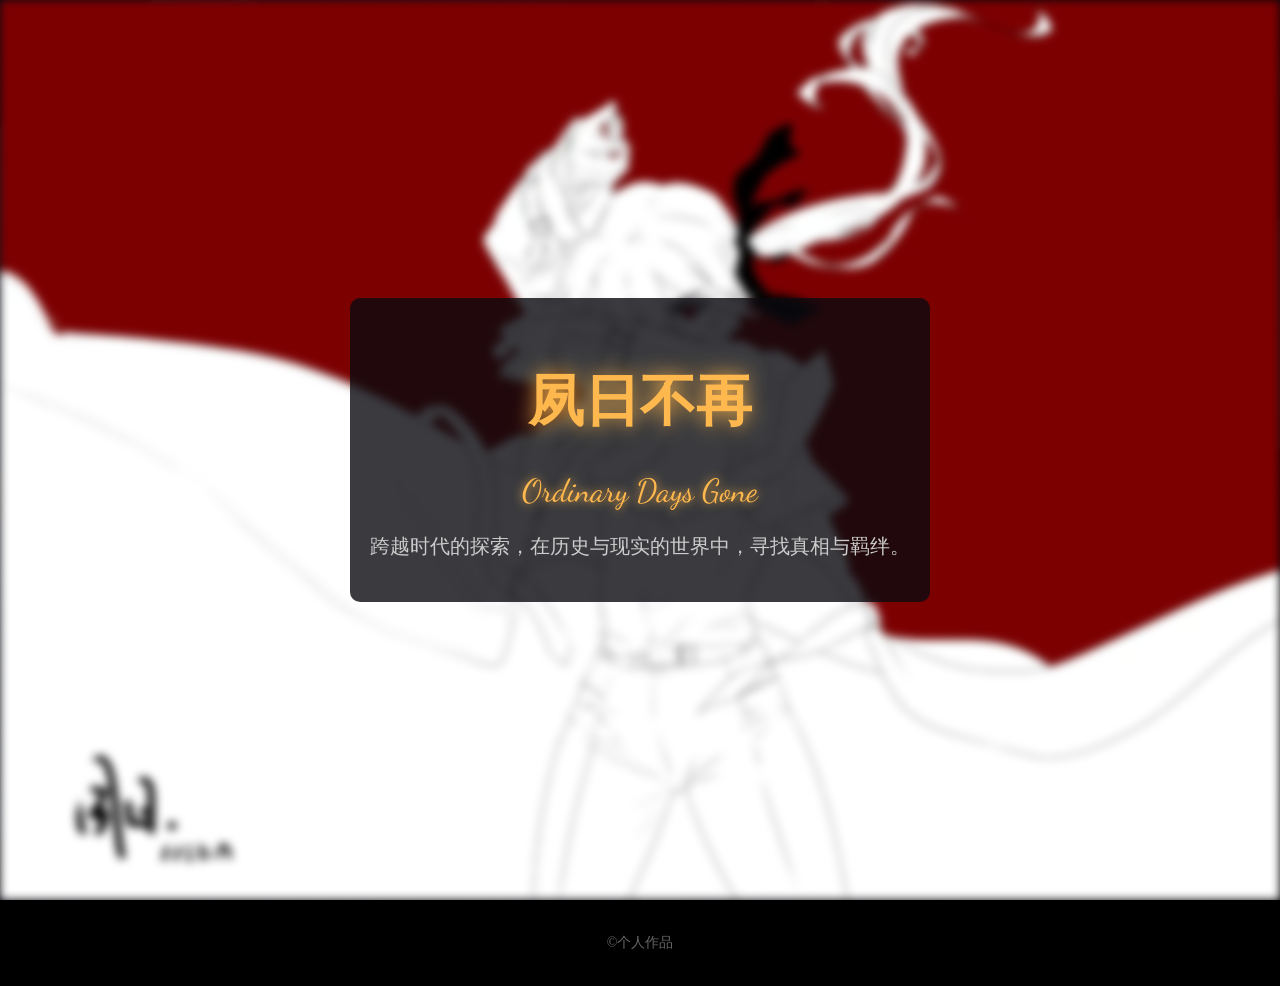
<file: pages/menu.html>
<!DOCTYPE html>
<html lang="zh-CN">
<head>
  <meta charset="UTF-8">
  <meta name="viewport" content="width=device-width, initial-scale=1.0">
  <meta name="description" content="《夙日不再》是一款战棋回合制ACG手游，回到不同的历史事件之中，探索历史的神秘冒险！">
  <meta name="keywords" content="夙日不再, 战棋手游, ACG, 灵能, 历史, 二次元">
  <meta name="author" content="群星工作室">
  <meta name="robots" content="index, follow">
  <title>夙日不再 | 官方网站</title>
  <link href="../assets/fonts/fonts.css" rel="stylesheet">
  <style>
    body {
      font-family: 'Source Han Serif SC', 'Noto Serif CJK SC', 'Songti SC', 'SimSun', 'KaiTi', serif;
      margin: 0;
      background: #0a0a0f;
      color: #fff;
    }
    header {
      position: fixed;
      top: 0;
      width: 100%;
      padding: 20px 50px;
      display: flex;
      justify-content: space-between;
      align-items: center;
      background: rgba(0, 0, 0, 0.7);
      backdrop-filter: blur(5px);
      z-index: 1000;
      box-sizing: border-box;
    }
    header h1 {
      font-size: 28px;
      color: #ffb84d;
      letter-spacing: 3px;
    }
    nav ul {
      display: flex;
      list-style: none;
      gap: 30px;
      max-width: 100%;
      width: 100%;
      overflow-x: hidden;
      flex-wrap: wrap;
      box-sizing: border-box;
    }
    nav ul li a {
      text-decoration: none;
      color: #fff;
      font-size: 16px;
      transition: color 0.3s;
    }
    nav ul li a:hover {
      color: #ffb84d;
    }
    .hero {
      height: 100vh;
      position: relative;
      overflow: hidden;
      display: flex;
      flex-direction: column;
      justify-content: center;
      align-items: center;
      text-align: center;
    }
    .hero::before {
      content: '';
      position: absolute;
      top: 0;
      left: 0;
      width: 100%;
      height: 100%;
      background: url('weightless.webp') center/cover no-repeat;
      filter: blur(5px);
      z-index: 1;
    }
    .hero-content {
      position: relative;
      z-index: 2;
      background: rgba(10, 10, 15, 0.8);
      padding: 20px;
      border-radius: 10px;
    }
    .hero h2 {
      font-family: 'Dancing Script', cursive;
      font-size: 56px;
      margin-bottom: 10px;
      text-shadow: 0 0 20px #ffb84d;
      color: #ffb84d;
      animation: fadeIn 1s ease-out;
    }
    .hero .subtitle {
      font-family: 'Dancing Script', cursive;
      font-size: 32px;
      color: #ffb84d;
      text-shadow: 0 0 10px #ffb84d;
      margin-bottom: 20px;
    }
    .hero p:not(.subtitle) {
      font-size: 20px;
      color: #ccc;
      max-width: 600px;
      line-height: 1.6;
      margin-left: auto;
      margin-right: auto;
    }
    .btn {
      display: inline-block;
      margin-top: 30px;
      padding: 12px 28px;
      background: #ffb84d;
      color: #000;
      font-size: 18px;
      text-decoration: none;
      border-radius: 5px;
      transition: background 0.3s, transform 0.3s;
    }
    .btn:hover {
      background: #ff8c1a;
      transform: scale(1.05);
    }
    footer {
      text-align: center;
      padding: 20px;
      background: #000;
      color: #666;
      font-size: 14px;
    }
    footer a {
      color: #ffb84d;
      text-decoration: none;
      margin: 0 10px;
    }
    footer a:hover {
      text-decoration: underline;
    }
    html {
      scroll-behavior: smooth;
    }
    @keyframes fadeIn {
      from { opacity: 0; transform: translateY(20px); }
      to { opacity: 1; transform: translateY(0); }
    }
    .fade-in {
      animation: fadeIn 1s ease-out;
    }
    @media (max-width: 768px) {
      header {
        padding: 10px;
        flex-direction: column;
        gap: 10px;
      }
      nav ul {
        gap: 8px;
        flex-wrap: wrap;
        justify-content: center;
        max-width: 100%;
        width: 100%;
        overflow-x: hidden;
      }
      nav ul li a {
        font-size: 14px;
      }
      .hero h2 {
        font-size: 40px;
      }
      .hero .subtitle {
        font-size: 24px;
      }
      .hero p:not(.subtitle) {
        font-size: 16px;
        padding: 0 20px;
      }
      .hero-content {
        padding: 10px;
      }
    }
    @media (max-width: 480px) {
      header {
        padding: 5px;
      }
      nav ul {
        gap: 6px;
      }
      nav ul li a {
        font-size: 13px;
      }
    }

    /* 全局复古纹理 + 噪点背景 */
    body::before {
        content: '';
        position: fixed;
        inset: 0;
        background: 
            linear-gradient(30deg, transparent 48%, rgba(70, 90, 110, 0.08) 50%, transparent 52%),
            linear-gradient(-30deg, transparent 48%, rgba(70, 90, 110, 0.06) 50%, transparent 52%),
            repeating-linear-gradient(0deg, transparent, transparent 2px, rgba(30,35,45,0.05) 2px, rgba(30,35,45,0.05) 4px),
            repeating-linear-gradient(90deg, transparent, transparent 2px, rgba(30,35,45,0.05) 2px, rgba(30,35,45,0.05) 4px),
            url('../assets/images/noise.svg'), 
            radial-gradient(circle at 30% 20%, #0a0f1a, #010101);
        background-blend-mode: overlay, screen, multiply, normal;
        opacity: 0.85;
        pointer-events: none;
        z-index: -2;
        transition: opacity 0.3s ease;
    }

    .halftone-overlay {
        position: fixed;
        inset: 0;
        width: 100vw;
        height: 100vh;
        object-fit: cover;
        pointer-events: none;
        mix-blend-mode: overlay;
        opacity: 0.12;
        z-index: -1;
        transition: opacity 0.3s ease;
    }

    .vintage-bg {
        position: fixed;
        inset: 0;
        pointer-events: none;
        z-index: 0;
        overflow: hidden;
        transition: opacity 0.3s ease;
    }
    .vintage-element {
        position: absolute;
        background-size: cover;
        background-position: center;
        background-repeat: no-repeat;
        opacity: 0.05;
        mix-blend-mode: multiply;
        animation: driftVintage linear infinite, pulseVintage 28s ease-in-out infinite alternate;
    }
    @keyframes driftVintage {
        0% { transform: translate(0, 0) rotate(0deg); }
        100% { transform: translate(110px, 110px) rotate(360deg); }
    }
    @keyframes pulseVintage {
        0% { opacity: 0.04; filter: brightness(0.9); }
        100% { opacity: 0.1; filter: brightness(1.1); }
    }
    .v1 { background-image: url('../assets/images/church-kempley.webp'); width: 380px; height: 380px; top: 3%; left: 0%; animation-duration: 170s, 24s; transform: rotate(50deg); }
    .v2 { background-image: url('../assets/images/riveter.webp'); width: 550px; height: 180px; top: 18%; right: 4%; animation-duration: 190s, 28s; }
    .v3 { background-image: url('../assets/images/wpa-pennsylvania.webp'); width: 280px; height: 450px; bottom: 8%; left: 6%; animation-duration: 150s, 20s; transform: rotate(-32deg); }
    .v4 { background-image: url('../assets/images/schwitters-collage.webp'); width: 420px; height: 420px; top: 38%; left: 48%; animation-duration: 210s, 35s; transform: rotate(22deg); }
    .v5 { background-image: url('../assets/images/lissitzky-poster-1920.webp'); width: 620px; height: 140px; bottom: 4%; right: 8%; animation-duration: 180s, 26s; }
    .v6 { background-image: url('../assets/images/wpa-work-pays.webp'); width: 230px; height: 560px; top: 6%; right: 1%; animation-duration: 160s, 22s; transform: rotate(90deg); }
    .v7 { background-image: url('../assets/images/lissitzky-red-wedge.webp'); width: 460px; height: 330px; bottom: 28%; left: 28%; animation-duration: 200s, 30s; transform: rotate(-28deg); }
    .v8 { background-image: url('../assets/images/smarthistory-artwork.webp'); width: 350px; height: 130px; top: 50%; left: 12%; animation-duration: 140s, 18s; }
    .v9 { background-image: url('../assets/images/men-working-together.webp'); width: 180px; height: 400px; top: 12%; left: 62%; animation-duration: 230s, 38s; transform: rotate(72deg); }
    .v10 { background-image: url('../assets/images/amazon-poster.webp'); width: 560px; height: 280px; bottom: 18%; right: 22%; animation-duration: 170s, 27s; }
    .v11 { background-image: url('../assets/images/annunciation-fra-angelico.webp'); width: 300px; height: 300px; top: 62%; left: 40%; animation-duration: 220s, 32s; transform: rotate(-45deg); }
    .v12 { background-image: url('../assets/images/poster-pstjpa.webp'); width: 440px; height: 220px; top: 30%; left: 4%; animation-duration: 180s, 25s; }
    .v13 { background-image: url('../assets/images/uchicago-sightings.webp'); width: 400px; height: 350px; top: 8%; left: 55%; animation-duration: 160s, 23s; transform: rotate(30deg); }
    .v14 { background-image: url('../assets/images/kurt-schwitters.webp'); width: 500px; height: 200px; bottom: 35%; right: 10%; animation-duration: 190s, 27s; }
    .v15 { background-image: url('../assets/images/kastatic-artwork.webp'); width: 350px; height: 400px; top: 45%; right: 15%; animation-duration: 200s, 30s; transform: rotate(-20deg); }
  </style>
</head>
<body>

<!-- 复古背景层 -->
<img class="halftone-overlay" src="data:image/svg+xml;utf8,%3Csvg%20xmlns%3D'http%3A%2F%2Fwww.w3.org%2F2000%2Fsvg'%20width%3D'6'%20height%3D'6'%3E%3Ccircle%20cx%3D'1.5'%20cy%3D'1.5'%20r%3D'1'%20fill%3D'white'%20fill-opacity%3D'0.55'%2F%3E%3C%2Fsvg%3E" alt="" decoding="async">
<div class="vintage-bg">
    <div class="vintage-element v1"></div><div class="vintage-element v2"></div><div class="vintage-element v3"></div>
    <div class="vintage-element v4"></div><div class="vintage-element v5"></div><div class="vintage-element v6"></div>
    <div class="vintage-element v7"></div><div class="vintage-element v8"></div><div class="vintage-element v9"></div>
    <div class="vintage-element v10"></div><div class="vintage-element v11"></div><div class="vintage-element v12"></div>
    <div class="vintage-element v13"></div><div class="vintage-element v14"></div><div class="vintage-element v15"></div>
</div>

  <div id="home" class="hero fade-in">
    <div class="hero-content">
      <h2>夙日不再</h2>
      <p class="subtitle">Ordinary Days Gone</p>
      <p>跨越时代的探索，在历史与现实的世界中，寻找真相与羁绊。</p>
    </div>
  </div>

  <footer class="fade-in">
    <p>
      ©个人作品
    </p>
  </footer>
</body>
</html>
</file>
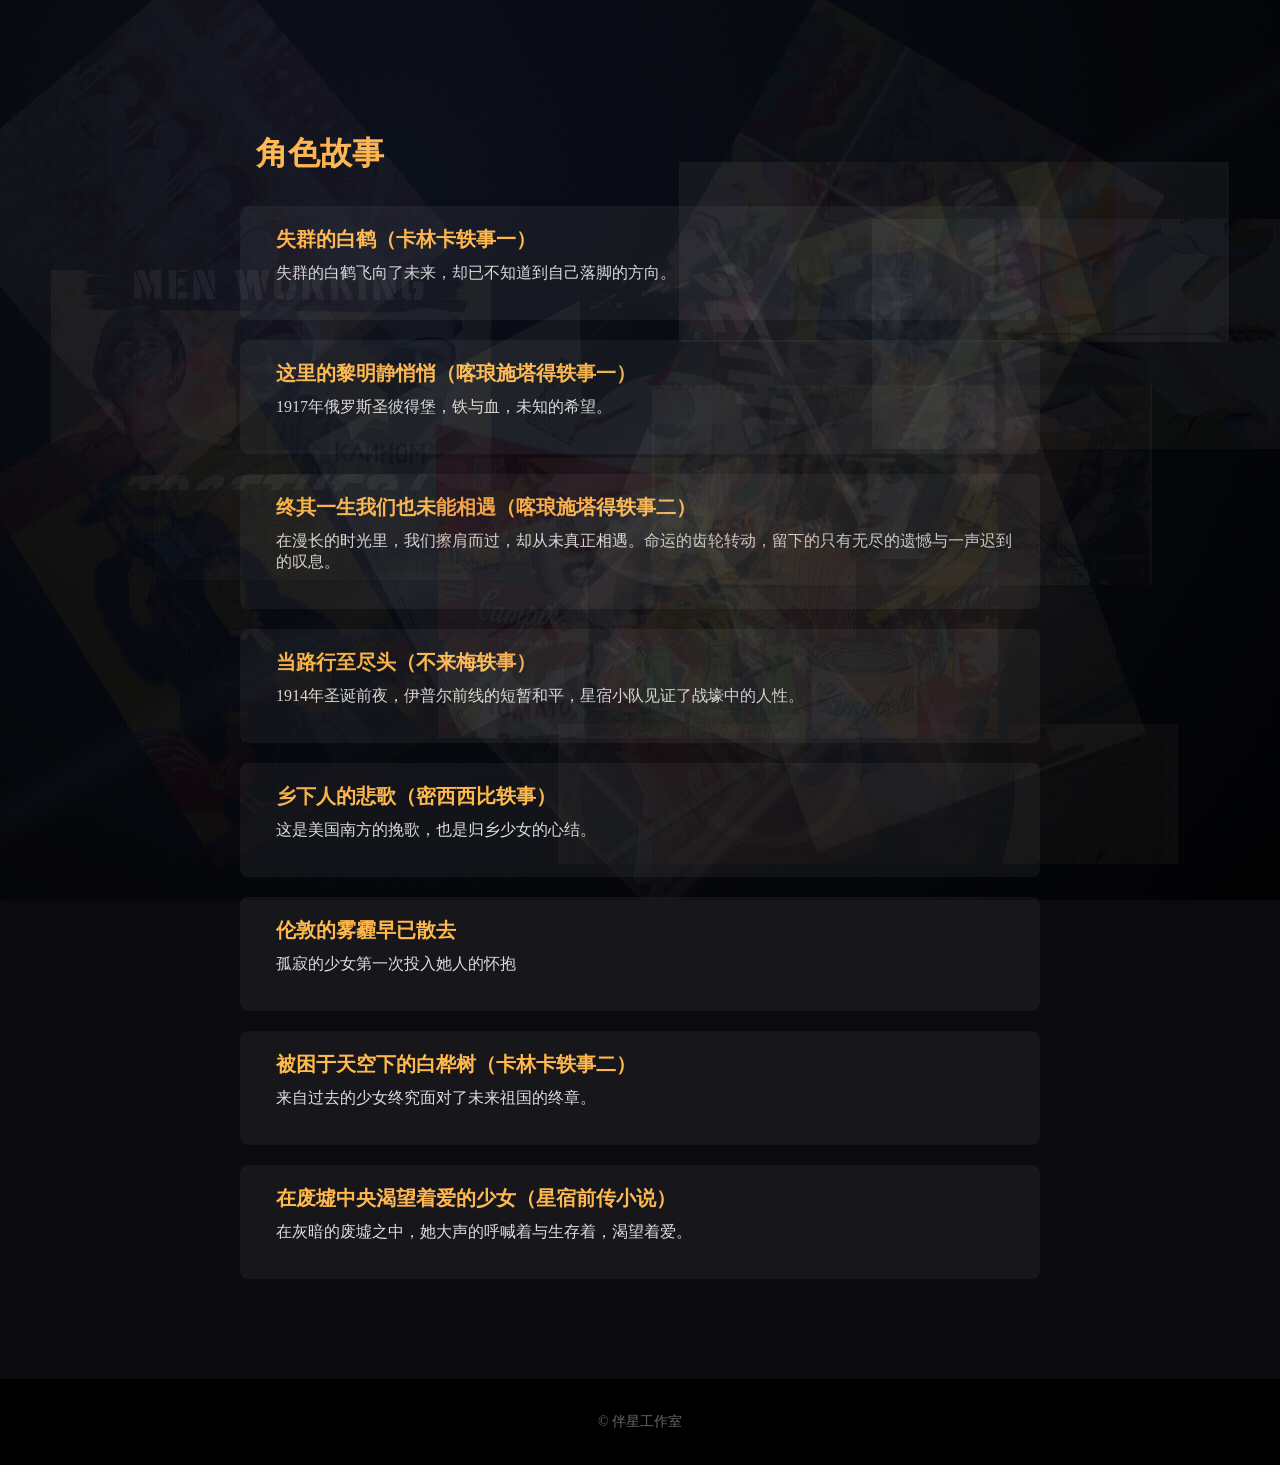
<file: pages/stories.html>
<!DOCTYPE html>
<html lang="zh-CN">
<head>
  <meta charset="UTF-8">
  <meta name="viewport" content="width=device-width, initial-scale=1.0">
  <meta name="description" content="《夙日不再》角色故事，探索卡林卡等角色的背景与冒险。">
  <meta name="keywords" content="夙日不再, 战棋手游, ACG, 灵能, 历史, 二次元, 角色故事">
  <meta name="author" content="群星工作室">
  <meta name="robots" content="index, follow">
  <title>夙日不再 | 角色故事</title>
  <link href="../assets/fonts/fonts.css" rel="stylesheet">
  <style>
    body {
      font-family: 'Source Han Serif SC', 'Noto Serif CJK SC', 'Songti SC', 'SimSun', 'KaiTi', serif;
      margin: 0;
      background: #0a0a0f;
      color: #fff;
    }
    header {
      position: fixed;
      top: 0;
      width: 100%;
      padding: 20px 50px;
      display: flex;
      justify-content: space-between;
      align-items: center;
      background: rgba(0, 0, 0, 0.7);
      backdrop-filter: blur(5px);
      z-index: 1000;
      box-sizing: border-box;
    }
    header h1 {
      font-size: 28px;
      color: #ffb84d;
      letter-spacing: 3px;
      margin: 0;
    }
    .nav-right {
      display: flex;
      align-items: center;
      gap: 30px;
    }
    nav ul {
      display: flex;
      list-style: none;
      gap: 30px;
      margin: 0;
      padding: 0;
      flex-wrap: wrap;
    }
    nav ul li a {
      text-decoration: none;
      color: #fff;
      font-size: 16px;
      transition: color 0.3s;
    }
    nav ul li a:hover {
      color: #ffb84d;
    }
    section {
      padding: 100px 50px;
      max-width: 800px;
      margin: auto;
    }
    section h3 {
      font-family: 'Dancing Script', cursive;
      font-size: 32px;
      margin-bottom: 30px;
      color: #ffb84d;
      text-align: left;
      margin-left: 1rem;
    }
    .story-list {
      display: flex;
      flex-direction: column;
      gap: 20px;
    }
    .story-item {
      background: rgba(255, 255, 255, 0.05);
      padding: 20px;
      border-radius: 8px;
      transition: transform 0.3s, background 0.3s;
    }
    .story-item:hover {
      transform: translateY(-5px);
      background: rgba(255, 184, 77, 0.2);
    }
    .story-item a {
      display: block;
      color: #ffb84d;
      font-size: 20px;
      text-decoration: none;
      font-weight: bold;
      text-align: left;
      margin-left: 1rem;
    }
    .story-item p {
      color: #ddd;
      font-size: 16px;
      margin-top: 10px;
      text-align: left;
      margin-left: 1rem;
    }
    footer {
      text-align: center;
      padding: 20px;
      background: #000;
      color: #666;
      font-size: 14px;
    }
    footer a {
      color: #ffb84d;
      text-decoration: none;
      margin: 0 10px;
    }
    footer a:hover {
      text-decoration: underline;
    }
    html {
      scroll-behavior: smooth;
    }
    @keyframes fadeIn {
      from { opacity: 0; transform: translateY(20px); }
      to { opacity: 1; transform: translateY(0); }
    }
    .fade-in {
      animation: fadeIn 1s ease-out;
    }

    .volume-control {
      display: flex;
      align-items: center;
      gap: 8px;
      color: #ccc;
      font-size: 14px;
    }
    .volume-btn {
      width: 36px;
      height: 36px;
      background: rgba(255, 255, 255, 0.1);
      border-radius: 50%;
      display: flex;
      align-items: center;
      justify-content: center;
      cursor: pointer;
      transition: background 0.3s;
    }
    .volume-btn:hover {
      background: rgba(255, 255, 255, 0.2);
    }
    .volume-btn svg {
      width: 20px;
      height: 20px;
      fill: #ffb84d;
    }

    @media (max-width: 768px) {
      header {
        padding: 10px;
        flex-direction: column;
        gap: 10px;
      }
      .nav-right {
        width: 100%;
        justify-content: center;
        gap: 15px;
      }
      nav ul {
        gap: 8px;
        justify-content: center;
      }
      nav ul li a {
        font-size: 14px;
      }
      section {
        padding: 50px 20px;
      }
      .volume-control {
        font-size: 13px;
      }
    }
    @media (max-width: 480px) {
      header {
        padding: 5px;
      }
      nav ul {
        gap: 6px;
      }
      nav ul li a {
        font-size: 13px;
      }
      .volume-control {
        gap: 6px;
      }
    }

    /* 全局复古纹理 + 噪点背景 */
    body::before {
        content: '';
        position: fixed;
        inset: 0;
        background: 
            linear-gradient(30deg, transparent 48%, rgba(70, 90, 110, 0.08) 50%, transparent 52%),
            linear-gradient(-30deg, transparent 48%, rgba(70, 90, 110, 0.06) 50%, transparent 52%),
            repeating-linear-gradient(0deg, transparent, transparent 2px, rgba(30,35,45,0.05) 2px, rgba(30,35,45,0.05) 4px),
            repeating-linear-gradient(90deg, transparent, transparent 2px, rgba(30,35,45,0.05) 2px, rgba(30,35,45,0.05) 4px),
            url('../assets/images/noise.svg'), 
            radial-gradient(circle at 30% 20%, #0a0f1a, #010101);
        background-blend-mode: overlay, screen, multiply, normal;
        opacity: 0.85;
        pointer-events: none;
        z-index: -2;
        transition: opacity 0.3s ease;
    }

    .halftone-overlay {
        position: fixed;
        inset: 0;
        width: 100vw;
        height: 100vh;
        object-fit: cover;
        pointer-events: none;
        mix-blend-mode: overlay;
        opacity: 0.12;
        z-index: -1;
        transition: opacity 0.3s ease;
    }

    .vintage-bg {
        position: fixed;
        inset: 0;
        pointer-events: none;
        z-index: 0;
        overflow: hidden;
        transition: opacity 0.3s ease;
    }
    .vintage-element {
        position: absolute;
        background-size: cover;
        background-position: center;
        background-repeat: no-repeat;
        opacity: 0.05;
        mix-blend-mode: multiply;
        animation: driftVintage linear infinite, pulseVintage 28s ease-in-out infinite alternate;
    }
    @keyframes driftVintage {
        0% { transform: translate(0, 0) rotate(0deg); }
        100% { transform: translate(110px, 110px) rotate(360deg); }
    }
    @keyframes pulseVintage {
        0% { opacity: 0.04; filter: brightness(0.9); }
        100% { opacity: 0.1; filter: brightness(1.1); }
    }
    .v1 { background-image: url('../assets/images/church-kempley.webp'); width: 380px; height: 380px; top: 3%; left: 0%; animation-duration: 170s, 24s; transform: rotate(50deg); }
    .v2 { background-image: url('../assets/images/riveter.webp'); width: 550px; height: 180px; top: 18%; right: 4%; animation-duration: 190s, 28s; }
    .v3 { background-image: url('../assets/images/wpa-pennsylvania.webp'); width: 280px; height: 450px; bottom: 8%; left: 6%; animation-duration: 150s, 20s; transform: rotate(-32deg); }
    .v4 { background-image: url('../assets/images/schwitters-collage.webp'); width: 420px; height: 420px; top: 38%; left: 48%; animation-duration: 210s, 35s; transform: rotate(22deg); }
    .v5 { background-image: url('../assets/images/lissitzky-poster-1920.webp'); width: 620px; height: 140px; bottom: 4%; right: 8%; animation-duration: 180s, 26s; }
    .v6 { background-image: url('../assets/images/wpa-work-pays.webp'); width: 230px; height: 560px; top: 6%; right: 1%; animation-duration: 160s, 22s; transform: rotate(90deg); }
    .v7 { background-image: url('../assets/images/lissitzky-red-wedge.webp'); width: 460px; height: 330px; bottom: 28%; left: 28%; animation-duration: 200s, 30s; transform: rotate(-28deg); }
    .v8 { background-image: url('../assets/images/smarthistory-artwork.webp'); width: 350px; height: 130px; top: 50%; left: 12%; animation-duration: 140s, 18s; }
    .v9 { background-image: url('../assets/images/men-working-together.webp'); width: 180px; height: 400px; top: 12%; left: 62%; animation-duration: 230s, 38s; transform: rotate(72deg); }
    .v10 { background-image: url('../assets/images/amazon-poster.webp'); width: 560px; height: 280px; bottom: 18%; right: 22%; animation-duration: 170s, 27s; }
    .v11 { background-image: url('../assets/images/annunciation-fra-angelico.webp'); width: 300px; height: 300px; top: 62%; left: 40%; animation-duration: 220s, 32s; transform: rotate(-45deg); }
    .v12 { background-image: url('../assets/images/poster-pstjpa.webp'); width: 440px; height: 220px; top: 30%; left: 4%; animation-duration: 180s, 25s; }
    .v13 { background-image: url('../assets/images/uchicago-sightings.webp'); width: 400px; height: 350px; top: 8%; left: 55%; animation-duration: 160s, 23s; transform: rotate(30deg); }
    .v14 { background-image: url('../assets/images/kurt-schwitters.webp'); width: 500px; height: 200px; bottom: 35%; right: 10%; animation-duration: 190s, 27s; }
    .v15 { background-image: url('../assets/images/kastatic-artwork.webp'); width: 350px; height: 400px; top: 45%; right: 15%; animation-duration: 200s, 30s; transform: rotate(-20deg); }
  </style>
</head>
<body>

<!-- 复古背景层 -->
<img class="halftone-overlay" src="data:image/svg+xml;utf8,%3Csvg%20xmlns%3D'http%3A%2F%2Fwww.w3.org%2F2000%2Fsvg'%20width%3D'6'%20height%3D'6'%3E%3Ccircle%20cx%3D'1.5'%20cy%3D'1.5'%20r%3D'1'%20fill%3D'white'%20fill-opacity%3D'0.55'%2F%3E%3C%2Fsvg%3E" alt="" decoding="async">
<div class="vintage-bg">
    <div class="vintage-element v1"></div><div class="vintage-element v2"></div><div class="vintage-element v3"></div>
    <div class="vintage-element v4"></div><div class="vintage-element v5"></div><div class="vintage-element v6"></div>
    <div class="vintage-element v7"></div><div class="vintage-element v8"></div><div class="vintage-element v9"></div>
    <div class="vintage-element v10"></div><div class="vintage-element v11"></div><div class="vintage-element v12"></div>
    <div class="vintage-element v13"></div><div class="vintage-element v14"></div><div class="vintage-element v15"></div>
</div>

  <section id="stories" class="fade-in">
  <h3>角色故事</h3>
  <div class="story-list">
    <div class="story-item">
      <a href="失群的白鹤.html">失群的白鹤（卡林卡轶事一）</a>
      <p>失群的白鹤飞向了未来，却已不知道到自己落脚的方向。</p>
    </div>


    <div class="story-item">
      <a href="这里的黎明静悄悄.html">这里的黎明静悄悄（喀琅施塔得轶事一）</a>
      <p>1917年俄罗斯圣彼得堡，铁与血，未知的希望。</p>
    </div>

   
    <div class="story-item">
      <a href="终其一生我们也未能相遇.html">终其一生我们也未能相遇（喀琅施塔得轶事二）</a>
      <p>在漫长的时光里，我们擦肩而过，却从未真正相遇。命运的齿轮转动，留下的只有无尽的遗憾与一声迟到的叹息。</p>
    </div>


    <div class="story-item">
      <a href="当路行至尽头.html">当路行至尽头（不来梅轶事）</a>
      <p>1914年圣诞前夜，伊普尔前线的短暂和平，星宿小队见证了战壕中的人性。</p>
    </div>


    <div class="story-item">
      <a href="乡下人的悲歌.html">乡下人的悲歌（密西西比轶事）</a>
      <p>这是美国南方的挽歌，也是归乡少女的心结。</p>
    </div>

    <div class="story-item">
      <a href="伦敦的雾霾早已散去.html">伦敦的雾霾早已散去</a>
      <p>孤寂的少女第一次投入她人的怀抱</p>
    </div>

    <div class="story-item">
      <a href="被困于天空下的白桦树.html">被困于天空下的白桦树（卡林卡轶事二）</a>
      <p>来自过去的少女终究面对了未来祖国的终章。</p>
    </div>

  <div class="story-item">
      <a href="在废墟中央渴望爱的少女.html">在废墟中央渴望着爱的少女（星宿前传小说）</a>
      <p>在灰暗的废墟之中，她大声的呼喊着与生存着，渴望着爱。</p>
    </div>
</section>

  <footer class="fade-in">
    <p>©  伴星工作室</p>
  </footer>
</file>
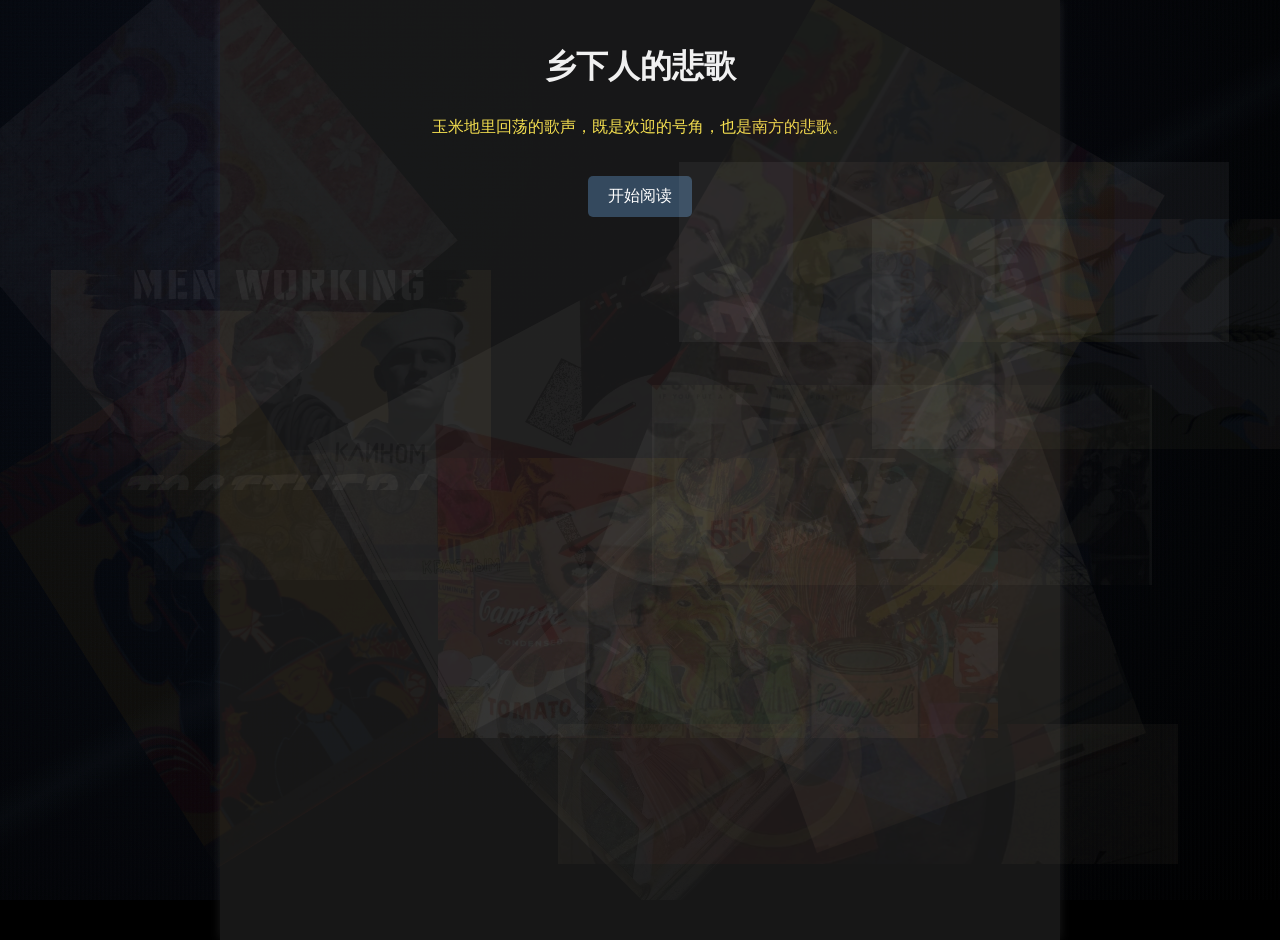
<file: pages/乡下人的悲歌.html>
<!DOCTYPE html>
<html lang="zh-CN">
<head>
    <meta charset="UTF-8">
    <meta name="viewport" content="width=device-width, initial-scale=1.0">
    <title>乡下人的悲歌</title>
    <style>
        body {
            font-family: 'Arial', sans-serif;
            line-height: 1.6;
            margin: 0;
            padding: 0;
            background-color: #000000;
            color: #e0e0e0;
            overflow-x: hidden;
        }
        .container {
            max-width: 800px;
            margin: 0 auto;
            padding: 20px;
            background-color: rgba(26, 26, 26, 0.92);
            min-height: 100vh;
            box-shadow: 0 0 10px rgba(255,255,255,0.1);
        }
        h1 {
            text-align: center;
            color: #f0f0f0;
        }
        h2 {
            color: #d0d0d0;
            border-bottom: 2px solid #d0d0d0;
            padding-bottom: 5px;
            text-align: center;
        }
        .scene > p:not(.dialogue):not(.intro) {
            color: #f5e050; /* Soft yellow for narration */
            margin: 15px 0;
        }
        .intro {
            color: #a0e7a0; /* Light green for time/location/characters */
            font-weight: bold;
            margin: 15px 0;
        }
        .dialogue {
            margin-left: 20px;
            font-style: italic;
            color: #e0e0e0; /* Light gray for dialogue */
        }
        .dialogue::before {
            content: '“';
            font-size: 1.2em;
        }
        .dialogue::after {
            content: '”';
            font-size: 1.2em;
        }
        .character {
            font-weight: bold;
            color: #4da8da;
        }
        .scene {
            display: none;
            animation: fadeIn 1s ease-in-out;
        }
        .scene.active {
            display: block;
        }
        @keyframes fadeIn {
            from { opacity: 0; transform: translateY(20px); }
            to { opacity: 1; transform: translateY(0); }
        }
        .next-btn, .prev-btn {
            display: inline-block;
            margin: 20px 10px;
            padding: 10px 20px;
            background-color: #34495e;
            color: #ffffff;
            border: none;
            border-radius: 5px;
            cursor: pointer;
            font-size: 16px;
            text-align: center;
            transition: background-color 0.3s;
        }
        .next-btn:hover, .prev-btn:hover {
            background-color: #2c3e50;
        }
        .next-btn:disabled, .prev-btn:disabled {
            background-color: #666666;
            cursor: not-allowed;
        }
        .button-container {
            text-align: center;
        }

    /* 全局复古纹理 + 噪点背景 */
    body::before {
        content: '';
        position: fixed;
        inset: 0;
        background: 
            linear-gradient(30deg, transparent 48%, rgba(70, 90, 110, 0.08) 50%, transparent 52%),
            linear-gradient(-30deg, transparent 48%, rgba(70, 90, 110, 0.06) 50%, transparent 52%),
            repeating-linear-gradient(0deg, transparent, transparent 2px, rgba(30,35,45,0.05) 2px, rgba(30,35,45,0.05) 4px),
            repeating-linear-gradient(90deg, transparent, transparent 2px, rgba(30,35,45,0.05) 2px, rgba(30,35,45,0.05) 4px),
            url('../assets/images/noise.svg'), 
            radial-gradient(circle at 30% 20%, #0a0f1a, #010101);
        background-blend-mode: overlay, screen, multiply, normal;
        opacity: 0.85;
        pointer-events: none;
        z-index: -2;
        transition: opacity 0.3s ease;
    }

    .halftone-overlay {
        position: fixed;
        inset: 0;
        width: 100vw;
        height: 100vh;
        object-fit: cover;
        pointer-events: none;
        mix-blend-mode: overlay;
        opacity: 0.12;
        z-index: -1;
        transition: opacity 0.3s ease;
    }

    .vintage-bg {
        position: fixed;
        inset: 0;
        pointer-events: none;
        z-index: 0;
        overflow: hidden;
        transition: opacity 0.3s ease;
    }
    .vintage-element {
        position: absolute;
        background-size: cover;
        background-position: center;
        background-repeat: no-repeat;
        opacity: 0.05;
        mix-blend-mode: multiply;
        animation: driftVintage linear infinite, pulseVintage 28s ease-in-out infinite alternate;
    }
    @keyframes driftVintage {
        0% { transform: translate(0, 0) rotate(0deg); }
        100% { transform: translate(110px, 110px) rotate(360deg); }
    }
    @keyframes pulseVintage {
        0% { opacity: 0.04; filter: brightness(0.9); }
        100% { opacity: 0.1; filter: brightness(1.1); }
    }
    .v1 { background-image: url('../assets/images/church-kempley.webp'); width: 380px; height: 380px; top: 3%; left: 0%; animation-duration: 170s, 24s; transform: rotate(50deg); }
    .v2 { background-image: url('../assets/images/riveter.webp'); width: 550px; height: 180px; top: 18%; right: 4%; animation-duration: 190s, 28s; }
    .v3 { background-image: url('../assets/images/wpa-pennsylvania.webp'); width: 280px; height: 450px; bottom: 8%; left: 6%; animation-duration: 150s, 20s; transform: rotate(-32deg); }
    .v4 { background-image: url('../assets/images/schwitters-collage.webp'); width: 420px; height: 420px; top: 38%; left: 48%; animation-duration: 210s, 35s; transform: rotate(22deg); }
    .v5 { background-image: url('../assets/images/lissitzky-poster-1920.webp'); width: 620px; height: 140px; bottom: 4%; right: 8%; animation-duration: 180s, 26s; }
    .v6 { background-image: url('../assets/images/wpa-work-pays.webp'); width: 230px; height: 560px; top: 6%; right: 1%; animation-duration: 160s, 22s; transform: rotate(90deg); }
    .v7 { background-image: url('../assets/images/lissitzky-red-wedge.webp'); width: 460px; height: 330px; bottom: 28%; left: 28%; animation-duration: 200s, 30s; transform: rotate(-28deg); }
    .v8 { background-image: url('../assets/images/smarthistory-artwork.webp'); width: 350px; height: 130px; top: 50%; left: 12%; animation-duration: 140s, 18s; }
    .v9 { background-image: url('../assets/images/men-working-together.webp'); width: 180px; height: 400px; top: 12%; left: 62%; animation-duration: 230s, 38s; transform: rotate(72deg); }
    .v10 { background-image: url('../assets/images/amazon-poster.webp'); width: 560px; height: 280px; bottom: 18%; right: 22%; animation-duration: 170s, 27s; }
    .v11 { background-image: url('../assets/images/annunciation-fra-angelico.webp'); width: 300px; height: 300px; top: 62%; left: 40%; animation-duration: 220s, 32s; transform: rotate(-45deg); }
    .v12 { background-image: url('../assets/images/poster-pstjpa.webp'); width: 440px; height: 220px; top: 30%; left: 4%; animation-duration: 180s, 25s; }
    .v13 { background-image: url('../assets/images/uchicago-sightings.webp'); width: 400px; height: 350px; top: 8%; left: 55%; animation-duration: 160s, 23s; transform: rotate(30deg); }
    .v14 { background-image: url('../assets/images/kurt-schwitters.webp'); width: 500px; height: 200px; bottom: 35%; right: 10%; animation-duration: 190s, 27s; }
    .v15 { background-image: url('../assets/images/kastatic-artwork.webp'); width: 350px; height: 400px; top: 45%; right: 15%; animation-duration: 200s, 30s; transform: rotate(-20deg); }
    
    /* 移动端适配 */
    @media (max-width: 768px) {
        .container { padding: 12px; }
        h1 { font-size: 1.5rem; }
        h2 { font-size: 1.2rem; }
        .dialogue { margin-left: 10px; }
        .next-btn, .prev-btn { padding: 10px 14px; font-size: 14px; margin: 14px 6px; }
    }
</style>
</head>
<body>

<!-- 复古背景层 -->
<img class="halftone-overlay" src="data:image/svg+xml;utf8,%3Csvg%20xmlns%3D'http%3A%2F%2Fwww.w3.org%2F2000%2Fsvg'%20width%3D'6'%20height%3D'6'%3E%3Ccircle%20cx%3D'1.5'%20cy%3D'1.5'%20r%3D'1'%20fill%3D'white'%20fill-opacity%3D'0.55'%2F%3E%3C%2Fsvg%3E" alt="" decoding="async">
<div class="vintage-bg">
    <div class="vintage-element v1"></div><div class="vintage-element v2"></div><div class="vintage-element v3"></div>
    <div class="vintage-element v4"></div><div class="vintage-element v5"></div><div class="vintage-element v6"></div>
    <div class="vintage-element v7"></div><div class="vintage-element v8"></div><div class="vintage-element v9"></div>
    <div class="vintage-element v10"></div><div class="vintage-element v11"></div><div class="vintage-element v12"></div>
    <div class="vintage-element v13"></div><div class="vintage-element v14"></div><div class="vintage-element v15"></div>
</div>

    <div class="container">
        <h1>乡下人的悲歌</h1>
        <p align="center" style="color: #f5e050;">玉米地里回荡的歌声，既是欢迎的号角，也是南方的悲歌。</p>

        <div id="scene-0" class="scene active">
            <div class="button-container">
                <button class="next-btn" onclick="nextScene(0)">开始阅读</button>
            </div>
        </div>

        <div id="scene-1" class="scene">
            <h2>第一幕：当约翰尼迈步回家</h2>
            <p class="intro"><strong>2049年7月4日</strong><br>美利坚合众国 得克萨斯州 布兰科<br><strong>角色：</strong>星宿 卡林卡 密西西比 白金汉</p>
            <p>皮卡车扬起一阵红尘，在道路上行驶着。密西西比这一路上不知道给大家说了多少次自己的家乡了。</p>
            <p class="dialogue"><span class="character">密西西比（激动）：</span>嘿！嘿！星宿姐，大家！等到了得克萨斯布兰科，我要带你们吃烤玉米！可好吃了！一定要去吃小剧场转角的那个摊位！那是最辣的烤玉米！</p>
            <p class="dialogue"><span class="character">白金汉：</span>谢谢你，密西西比小姐。这已经是你安排的第五项活动了，让我们猜猜第六项活动是什么？</p>
            <p class="dialogue"><span class="character">卡林卡：</span>估计是牛仔的套索活动吧。</p>
            <p class="dialogue"><span class="character">密西西比（兴奋）：</span> 对对对！你怎么知道的，卡林卡姐！你好聪明啊！不过现在不仅可以骑马，还可以骑着摩托车呢！</p>
            <p class="dialogue"><span class="character">卡林卡：</span> 密西西比同志，话说你多久没有回来了，看得出来你很激动的样子。</p>
            <p class="dialogue"><span class="character">密西西比（犹豫）：</span>这个嘛...自从被带到了研究院后，就没有怎么回来过了。除了一次我叔叔来签署登记的时候带我回家看了看......哎呀！不说了，不说了！都是过去的事情了！</p>
            <p>皮卡车停在了小镇的广场上，密西西比第一个跳下车踩在了红土地上。她深深的吸了一口气，脸上绽放出来了大大的笑容。</p>
            <p class="dialogue"><span class="character">密西西比：</span>哇哦，伙计们！这就是布兰科，得州之心！闻闻这味儿，烧烤、玉米，还有自由的香气！</p>
            <p>其余人也从后座下来，擦着额头的汗，皱眉看着灼热的太阳。</p>
            <p class="dialogue"><span class="character">卡林卡：</span> 这里热得像蒸笼，感觉像进了烤箱。</p>
            <p class="dialogue"><span class="character">白金汉：</span>确实热情过头了点。但这景色……很有乡野风情。</p>
            <p class="dialogue"><span class="character">星宿：</span> 研究院联情局和FBI已经进行了初步的勘探，这次大家被邀请来协助调查说明事情没有那么简单，注意异常情况。但现在，密西西比先带我们先融入一下吧。</p>
            <p>小镇入口不远处，一群镇民已经注意到他们。一个圆润的中年女人，围着格子围裙，挥着手跑过来。</p>
            <p class="dialogue"><span class="character">玛丽大婶：</span>苏珊娜！我们的小丫头！你终于回来了！之前让你回来都说没空，怎么今天突然想要回来了？这些是你的朋友们？快来快来，镇上今晚有乡村音乐会，正好赶上！</p>
            <p class="dialogue"><span class="character">密西西比：</span>我们来……呃，旅游，顺便看看老家，没有什么任务啦。玛丽大婶！还是你最热情！</p>
            <p class="dialogue"><span class="character">玛丽大婶：</span> 刚刚有好多政府的人来到咱们这里，不会是想搞什么阴谋吧。苏珊娜，你应该知道什么吧。</p>
            <p class="dialogue"><span class="character">密西西比：</span>嗨，知道什么啊....我就是好久没有回到家乡看看大家了，我天天在研究院里面抱怨呢！你说是吧，星宿姐！</p>
            <p class="dialogue"><span class="character">星宿：</span>嗯？啊！对，密西西比可想家了，一路上和我们聊了好多呢。说专门带我们来旅游一圈。</p>
            <p class="dialogue"><span class="character">玛丽大婶：</span>旅游好啊！布兰科可美了！玉米地、金色的夕阳，还有我们的南方文化节！走走走，先去Joe’s Diner好好的吃顿，你乔叔可想你了。</p>
            <p>镇民们围上来，几个年轻人吹着口哨。</p>
            <p class="dialogue"><span class="character">镇民：</span>苏珊娜，你这丫头，城里混得风生水起啊？带朋友回来炫耀？</p>
            <p class="dialogue"><span class="character">密西西比：</span>炫耀啥？就是想家了！</p>
            <p>小队被簇拥着走进小镇，镇民们看着密西西比一行人开始互相的闲聊起来。路边，孩子们追逐着，狗叫声和吉他声混杂。</p>
            <p class="dialogue"><span class="character">密西西比：</span>星宿姐，别矜持。这里的人就这样，朴实得像玉米棒子。啥事儿都爱聚堆儿聊。</p>
            <p class="dialogue"><span class="character">星宿：</span>看起来很温暖，但我们得留意异常迹象。</p>            
            <p class="dialogue"><span class="character">卡林卡：</span>密西西比同志，你这么久没有回来了。你和他们相处的这么融洽，真让人羡慕。</p>
            <p class="dialogue"><span class="character">密西西比：</span>融洽是融洽，可总觉得……隔了层纱。不知道怎么形容，感觉怪怪的。</p>     
            <p>晚上，乡村音乐会开始了，小镇的剧院里面传来《The Yellow Rose of Texas》的歌声。玛丽大婶拉着星宿等人来到小剧院。</p> 
            <p class="dialogue"><span class="character">玛丽大婶：</span>来来来，大家别客气！这是我们的传统！</p> 
            <p class="dialogue"><span class="character">密西西比：</span>星宿姐，别站着啊！去晚了我最喜欢的歌就演奏完啦！</p>
            <p>星宿等人勉强跟着密西西比的步伐进入了剧院，来到最后一排的位置上坐下。</p> 
            <p>此时的表演暂时告一段落，歌手正在接受主持人的采访。</p> 
            <p class="dialogue"><span class="character">主持人：</span>你演唱的得克萨斯的黄玫瑰给我们带来了很深的印象，您来自哪里？简单地介绍一下？</p>
            <p class="dialogue"><span class="character">歌手：</span>....谢谢大家.....我来自密西西比州，专门开车来到这里参加乡村音乐会......我最喜欢的食物是姥姥烤的苹果派......我最爱我的家人们，他们给了我很大的支持.....感谢大家......</p>
            <p>台下一片欢呼，密西西比也激动地晃着身旁的星宿。</p> 
            <p class="dialogue"><span class="character">密西西比：</span>嘿！嘿！星宿姐！你听，那哥们的家乡和我的代号一样诶！是不是好有缘分！</p>
            <p>许多节目结束后，演出者基本上都说着千篇一律的话，感谢家人，感谢上帝，感谢国家。喜欢奶奶烤的各种派......</p> 
            <p class="dialogue"><span class="character">白金汉：</span>密西西比小姐，你们这边基本上都是这些爱好吗？</p>
            <p class="dialogue"><span class="character">密西西比（尴尬）：</span>额....嗨！咱们这边其实都大差不差嘛......</p>
            <p>许多镇民也认出了密西西比，激动的和她打着招呼。密西西比一一回应，熟练的就像日常一样。密西西比爽朗地笑着，但眼中闪过一丝落寞。她知道，这份热情是给“本地丫头”的，可她觉得自己不是别人眼中纯粹的南方人了。</p> 
            <p>大家正从小剧院里面出来的时候，看见了不远处小巷里面闪着警灯。几名镇民和FBI探员起了冲突。</p> 
            <p class="dialogue"><span class="character">FBI探员：</span>我们是在执行公务！你们这是非法行为！</p>
            <p class="dialogue"><span class="character">老杰克：</span>非法？你们每次来的时候就没有什么好事情！</p>
            <p>双方各执一词，眼看即将爆发冲突，密西西比上前打断了双方的争执。</p> 
            <p class="dialogue"><span class="character">老杰克：</span>苏珊娜？你和你的朋友们快走，这些政府的人来我们这里找麻烦了！</p>
            <p class="dialogue"><span class="character">密西西比：</span>杰克叔..你先回酒吧去吧，我和我朋友们回处理这件事情的。</p>
            <p class="dialogue"><span class="character">老杰克：</span>不，苏珊娜。这太危险了.....谁知道他们会怎么样呢！</p>
            <p class="dialogue"><span class="character">密西西比：</span>好了好了！快回去吧！</p>
            <p>密西西比拉着老杰克的衣角拽着镇民的袖子把他们拉离了这里。</p>
            <p class="dialogue"><span class="character">老杰克：</span>小心点！苏珊娜。有什么事情随时联系我们！</p>
            <p class="dialogue"><span class="character">密西西比：</span>哎呀！知道啦，知道啦！快回去吧，杰克叔！</p>
            <p class="dialogue"><span class="character">FBI探员：</span>你们这是？</p>
            <p class="dialogue"><span class="character">星宿：</span>米斯泰研究院特别作战处。</p>
            <p class="dialogue"><span class="character">FBI探员：</span>真是你们？等我确认一下..........谢天谢地你们来了，原本想让你们休息一天才来找你们对接情况，没想到在这里遇见了。</p>
            <p class="dialogue"><span class="character">星宿：</span>研究院联情局的情报我们看过了，我们会继续跟踪线索的。</p>
            <p class="dialogue"><span class="character">警长约翰：</span>嘿！苏珊娜？是你吗？多久回来的？</p>
            <p class="dialogue"><span class="character">密西西比：</span>约翰叔！我好想你！我好想再坐一次你的警车！</p>
            <p>密西西比一路小跑过去扑到了约翰的怀里。</p>
            <p class="dialogue"><span class="character">警长约翰：</span>自从你家出事后，你就再也没有怎么回来了。听梅森说，你被政府的人接走了，现在是确定回来了吗？</p>
            <p class="dialogue"><span class="character">密西西比：</span>这个嘛....约翰叔，其实是想家啦。顺便回来办点事情。</p>
            <p class="dialogue"><span class="character">警长约翰：</span>可以啊，苏珊娜！回来办一点事情，都成了大人物了。看来在大城市里面混得蛮不错嘛，这些是你的手下？刚刚我看和老杰克他们有些矛盾？</p>
            <p class="dialogue"><span class="character">密西西比：</span>别笑话我了，约翰叔。这些是我朋友，我只是带我朋友回来旅游旅游。</p>
            <p class="dialogue"><span class="character">警长约翰：</span>那些FBI是怎么回事？</p>
            <p class="dialogue"><span class="character">密西西比：</span>放心啦，约翰叔。这些事情我能解决的，就不劳烦你操心了，你也该去老杰克的酒吧里面看看了。说不定他又喝多了。</p>
            <p>送走FBI探员和警长约翰后，广场上只剩下小队四人。夜风吹过，远处小剧院里的余音还在回荡。密西西比长长地舒了一口气，肩膀却不由自主地微微下沉。</p>
            <p class="dialogue"><span class="character">白金汉：</span>密西西比小姐，看来你在小镇里确实很受欢迎呢。刚才那位警长看你的眼神，就像在看自己失散多年的女儿。</p>
            <p class="dialogue"><span class="character">卡林卡：</span>密西西比同志，你一直说我们是来‘旅游’的……为什么不直接告诉他们我们是来调查异常状况的？我们不是受邀前来调查吗？</p>
            <p>密西西比抓了抓后脑勺，她努力保持着那副大大咧咧的笑容，却怎么都掩不住眼底的一丝疲惫。</p>
            <p class="dialogue"><span class="character">密西西比：</span>哎呀，卡林卡姐、白金汉，你们别贫嘴了……我老家这边的情况，真的蛮复杂的。你们也看见了.....</p>
            <p class="dialogue"><span class="character">密西西比：</span>咱们这里就是这样，表面上热情得要命，啤酒、烧烤、音乐会随便你玩。可一旦你想碰他们真正的生活、碰他们的规矩……啧，就麻烦了。</p>
            <p class="dialogue"><span class="character">密西西比：</span>更何况我已经不是他们记忆里的那个苏珊娜了。我几乎从小在研究院长大，烧烤怎么烤、玉米怎么种、星期天该去教堂还是去靶场……我都是后来补的课。</p>
            <p class="dialogue"><span class="character">密西西比：</span>我感觉我骨子里已经回不去了。</p>
            <p class="dialogue"><span class="character">星宿：</span>密西西比，你是南方的女儿，这是你的家乡你的文化，你不需要证明给任何人看。</p>
            <p>密西西比愣了一下，随即又露出她招牌式的大笑，抬手擦了擦眼角并不存在的泪花。</p>
            <p class="dialogue"><span class="character">密西西比：</span>：星宿姐，你又开始说这些让人想哭的话了！行啦行啦，不说了！玛丽大婶不是说音乐会后有烧烤吗？走走走，一定要让你们尝尝正宗得州肋排，辣到可以让白金汉小姐飞起那种！</p>
            <p class="dialogue"><span class="character">白金汉：</span>哈？</p>
            <p>Joe’s Diner里灯光昏黄，木桌上铺满了花生壳和啤酒瓶盖。玛丽大婶亲自端来几份堆得像小山一样的肋排。</p>
            <p class="dialogue"><span class="character">玛丽大婶：</span>苏珊娜！多吃点！你看你瘦的，在外面肯定没吃好！你的朋友们也多吃！别客气！</p>
            <p>密西西比立刻扑上去，双手抓起一根肋排，大口咬下去，酱汁顺着嘴角往下淌。</p>
            <p class="dialogue"><span class="character">密西西比（含糊不清）：</span>呜呜……还是这个味儿！和我小时候吃的一模一样。玛丽大婶，你的手艺还是那么好！星宿姐，快尝尝！卡林卡姐、白金汉，你们也别光看着啊！</p>
            <p class="dialogue"><span class="character">卡林卡：</span>密西西比同志，这真的太好吃了，比研究院总部的食物有人情味多了。</p>
            <p class="dialogue"><span class="character">白金汉：</span>确实很有乡野的浪漫，只是酱汁有点太热情了。</p>
            <p>星宿只吃了一小口，便放下肋排，目光却一直停在密西西比身上。密西西比吃得正开心，却在抬头的一瞬间与星宿对视。</p>
            <p class="dialogue"><span class="character">密西西比：</span>星宿姐，你又在用那种‘我看穿了一切’的眼神看我了。</p>
            <p class="dialogue"><span class="character">星宿：</span>你刚才在广场上说‘我已经回不去了’那句话，不是开玩笑吧？</p>
            <p>密西西比愣住，手里的肋排悬在半空。周围镇民的笑声、碰杯声、吉他声像潮水一样涌来，却忽然变得遥远。</p>
            <p class="dialogue"><span class="character">密西西比：</span>我有是南方血统，可我没在这里长大。真正的南方人，是每天踩着红土去教堂、乡村音乐会和烧烤、为了一点小事能吵三天却又立刻抱在一起的那种人。</p>
            <p class="dialogue"><span class="character">密西西比：</span>我呢？我还要从电影里学怎么拖长音、怎么喊‘yee-haw’。我爱这里，可这里已经不完全是我的家了。</p>
            <p>密西西比忽然抬起头，重新露出那副夸张的笑脸，声音又大了起来。</p>
            <p class="dialogue"><span class="character">密西西比：</span>哎呀！不说了不说了！吃肉吃肉！星宿姐，你再不吃我可全包圆了！</p>
            <p>玛丽大婶端着新的一盘烤玉米走过来，笑着插着话，清理着桌面上的残羹剩饭。</p>
            <p class="dialogue"><span class="character">玛丽大婶：</span>苏珊娜，刚才老杰克在酒吧里又喝多了，说什么‘政府的人又来搞事了’，还说你带回来的朋友肯定不是简单游客，你可得管管他啊。</p>
            <p class="dialogue"><span class="character">密西西比：</span>哈哈，杰克叔老样子！放心啦，玛丽大婶，我等会儿去酒吧看看他！</p>
            <p>夜越来越深，小队跟着密西西比来到老杰克的酒吧。推开门，烟味、啤酒味、乡村音乐混在一起扑面而来。老杰克正趴在吧台上，面前摆着半打空瓶。</p>
            <p class="dialogue"><span class="character">密西西比：</span>杰克叔！你又喝多了！玛丽大婶让我来接你回家！</p>
            <p>老杰克抬起头，醉眼朦胧地看了密西西比半天，忽然一笑。</p>
            <p class="dialogue"><span class="character">老杰克（迷迷糊糊）：</span>哟……这不是我们的小苏珊娜吗？城里的大人物回来了？看你现在跟政府的人混在一起...研究院？FBI？啧啧……</p>
            <p>老杰克打了个酒嗝，声音忽然低下去，带着一丝说不清的失落。</p>
            <p class="dialogue"><span class="character">老杰克（迷迷糊糊）：</span>你小时候我还抱过你呢……那会儿你爸妈还在，你天天缠着我教你怎么甩套索……现在倒好，回来一趟还带一堆外人……你是不是已经不认我们这些老家伙了？</p>
            <p>密西西比站在吧台前，手指下意识抠着木头边缘。</p>
            <p class="dialogue"><span class="character">密西西比：</span>杰克叔，我只是带我的朋友们回来玩玩而已.....</p>
            <p class="dialogue"><span class="character">老杰克：</span>玩玩？得了吧…那些FBI又是怎么回事？（打酒嗝）…南方人的事，南方人自己解决。苏珊娜，你要是还认这个家，就别带这些外人来搅和我们的生活。</p>
            <p class="dialogue"><span class="character">老杰克：</span>那些城里人，带着他们的科技和法规来抢咱们的工作，毁掉咱们的生活！现在又有各种怪事，肯定是他们搞的鬼！</p>
            <p>老杰克的几个酒友也开始应声附和。</p>
            <p class="dialogue"><span class="character">镇民A：</span> 对！以前咱们这儿有矿，有农场。现在呢？工厂关了，年轻人全跑城里去了。只剩下我们这些老家伙了。</p>
            <p class="dialogue"><span class="character">镇民B：</span> 政府说帮我们，可每次来都带走点啥。税、土地、现在还带怪物！</p>
            <p>密西西比深吸一口气，忽然又露出那副熟悉的爽朗笑容，抬手拍了拍老杰克的肩膀。</p>
            <p class="dialogue"><span class="character">密西西比：</span> 杰克叔，你喝多了！走，我送你回家！明天我再来找你好好聊聊！</p>
            <p>密西西比转过身，对着身后的几人挤出一个大大的笑，眼底闪过一丝极浅的落寞。</p>
            <p class="dialogue"><span class="character">密西西比：</span> 走吧，伙计们。我让小镇的兄弟们把老杰克送回去了。今晚先休息，明天……明天我们再慢慢来。</p> 
            <p>夜风吹过布兰科的街道，远处玉米地沙沙作响，像在低声哼唱一首谁也听不懂的、属于乡下人的悠长挽歌。</p>
            <p>夜色已深，布兰科小镇的灯光渐渐稀疏。密西西比开着那辆的旧皮卡，载着小队沿着一条坑坑洼洼的红土路向玉米地深处驶去，车灯照亮了路边摇曳的玉米叶。</p>
            <p>密西西比把车停在一座老旧却整洁的木栅栏前，熄火后深吸了一口气，声音里带着久违的轻松。</p>
            <p class="dialogue"><span class="character">密西西比：</span> 到了！这就是我叔叔梅森的农场。从小我爸妈出事后，我就住在了我叔叔这边。走吧，他肯定已经把烤炉点起来了。</p> 
            <p class="dialogue"><span class="character">密西西比：</span> 叔——！我回来啦！带朋友来了！</p>
            <p>木屋的门立刻打开，一个身材壮实的中年男人大步走出来，脸上满是惊喜的皱纹。他张开双臂，像老鹰抓小鸡一样把密西西比整个抱了起来，在空中转了一圈。</p>
            <p class="dialogue"><span class="character">梅森：</span> 苏珊娜！我的宝贝侄女！老天爷，你终于肯回来了！让我看看……嗯，还好，没瘦！来来来，快进来！</p>
            <p>梅森把密西西比放下，又热情地朝小队伸出手，一一用力握过去。</p>
            <p class="dialogue"><span class="character">梅森：</span> 你们就是苏珊娜的朋友吧？欢迎欢迎！我是梅森，她叔叔！别客气，把这儿当自己家！星宿，卡林卡，白金汉对吧？我听苏珊娜在电话里提过好多次了！</p>
            <p class="dialogue"><span class="character">白金汉：</span> 梅森先生，感谢您的盛情招待。这里的夜色真美。</p>
            <p class="dialogue"><span class="character">卡林卡：</span> 你好！</p>
            <p class="dialogue"><span class="character">星宿：</span> 梅森先生，打扰了。</p>
            <p class="dialogue"><span class="character">梅森：</span> 来来，先坐下！烤炉已经热了，今晚吃肋排、玉米棒、苹果派，全是我自己做的！</p>
            <p>梅森把众人领到屋前的一张长木桌旁，桌上已经摆满了冒着热气的食物。炭火在烤炉里噼啪作响，空气里全是烧烤酱和烟熏的香味。</p>
            <p class="dialogue"><span class="character">梅森：</span> 苏珊娜啊，你上次回来都有十几年了吧？那时候你才刚被研究院带走没多久，整个人瘦得像根玉米秆，我去奥斯汀签字带你回来看了最后一眼故乡。</p>
            <p class="dialogue"><span class="character">梅森：</span> 现在看着气色好多了……哎，你爸妈走得早，我这个当叔叔的也没能好好照顾你……</p>
            <p class="dialogue"><span class="character">密西西比：</span> 叔，别说了……都是过去的事了。</p>
            <p class="dialogue"><span class="character">梅森：</span> 镇上这些年变化也不大，就是越来越怪了。玉米地里三天两头丢牲畜，前几天老杰克家的牛一夜之间没了，只剩下一摊紫色的晶体渣子。镇民们都说那是‘上帝的惩罚’，可我总觉得不对劲……</p>
            <p class="dialogue"><span class="character">梅森：</span> 还有更邪门的……老矿洞那边，最近总有紫光冒出来。拓荒时代留下的老东西，1849年那批矿工挖银矿的时候，据说挖出过怪东西。后来矿洞塌了，那怪东西就再也没人见过。</p>
            <p class="dialogue"><span class="character">梅森：</span> 可这几个月，有些牲畜一靠近就发狂……镇上人都不敢靠近，我前天晚上还听见里面有东西在吼……</p>
            <p class="dialogue"><span class="character">密西西比：</span> 叔！老矿洞你还知道具体位置吗。</p>
            <p class="dialogue"><span class="character">梅森：</span> 知道是知道……可我劝你们别去。镇民们现在最讨厌外来人，尤其是政府和研究院的人。老杰克昨天还在酒吧里骂，说‘苏珊娜带回来那帮城里人，肯定是来搞事的’。你要是真想查，最好低调点……</p>
            <p class="dialogue"><span class="character">梅森：</span> 丫头，你从小没在这儿长大，很多南方人的脾气你摸不透。他们表面热情，可一旦觉得你‘变了’，就会把你当外人……你可别往心里去。叔永远站在你这边。</p>
            <p class="dialogue"><span class="character">密西西比：</span> 知道啦叔！我不往心里去！</p>
            <p class="dialogue"><span class="character">星宿：</span> 密西西比你回来后终于真正的笑了。</p>
            <p class="dialogue"><span class="character">密西西比：</span> 星宿姐，我必须笑啊……不然我怕自己会哭出来。</p>
            <p>炭火噼啪作响，烤肉的香气在夜风中飘散。梅森还在热情地讲镇上的趣事，可空气里已经悄无声息地多了一层谁也说不清的、淡淡的裂痕。</p>
            <div class="button-container">
                <button class="prev-btn" onclick="prevScene(1)">上一幕</button>
                <button class="next-btn" onclick="nextScene(1)">下一幕</button>
            </div>
        </div>

        <div id="scene-2" class="scene">
            <h2>第二幕：孤星雏鹰</h2>
            <p>密西西比带着小队在镇上“秘密”调查。表面上是四个游客在闲逛，实际上却在玉米地边缘、废弃谷仓、老水塔附近仔细搜寻紫色晶体的痕迹。</p>
            <p>和镇上几个老人闲谈的时候了解到最近连玉米都长得歪歪扭扭，三头牛一夜间消失，只留下紫色晶体碎渣；老矿洞方向每到午夜就会飘出淡淡紫光。</p>
            <p>密西西比蹲在老人们说出现异常的玉米地里面，用手指拨开被堆起的土堆，里面有一小块半埋的紫色晶体。</p> 
            <p class="dialogue"><span class="character">星宿：</span>和研究院报告的一样晶体化初期症状。</p>
            <p class="dialogue"><span class="character">星宿：</span>我们已经在这附近转悠了太久了，很可能会引起小镇镇民的疑心。</p>
            <p class="dialogue"><span class="character">卡林卡：</span>同志们，已经有人在看我们了，那边的老太太已经盯了我们十分钟。</p>
            <p class="dialogue"><span class="character">白金汉：</span>希望我们的‘游客’身份还能再撑一天。</p>
            <p>中午时分，四人走进镇上唯一的老酒馆“Jack’s Place”。一推开门，烟味、啤酒味和乡村音乐扑面而来。</p> 
            <p>吧台后，老杰克正擦着酒杯，十几个镇民散坐在桌边，一看见他们进来，原本热闹的酒馆瞬间安静下来。</p> 
            <p class="dialogue"><span class="character">老杰克：</span>哟，这不是苏珊娜和她的‘旅游团’吗？昨天刚到，今天就已经在玉米地里转悠了一上午？游客都这么勤快？</p>
            <p class="dialogue"><span class="character">留着络腮胡的壮汉：</span>就是！昨天还说只是回来看看，今天就跑到矿洞附近去了？苏珊娜，你们到底想干什么？</p>
            <p class="dialogue"><span class="character">另一个镇民：</span>老杰克说得对！苏珊娜，你带这些外人来，是不是想把我们这儿卖给政府？那些紫色晶体的事，是不是你们研究院搞出来的？</p>
            <p>密西西比站在吧台前，努力保持着她一贯的爽朗笑容，却明显有些僵硬。</p>
            <p class="dialogue"><span class="character">密西西比：</span>大家听我说……我们真的只是旅游！顺便……顺便看看老家。我叔叔梅森也知道的，我们没干坏事啊……</p>
            <p class="dialogue"><span class="character">老杰克（冷笑）：</span>旅游？苏珊娜，你当我们是傻子吗？你从小就没在这儿长大，书本里学来的那点南方味儿，骗骗外人还行。</p>
            <p class="dialogue"><span class="character">老杰克：</span>在我们面前装什么本地丫头？现在倒好，带着一帮研究院的人回来，东挖西挖，还想让我们相信你是来‘旅游’的？</p>
            <p class="dialogue"><span class="character">激动的镇民：</span>看看她现在这副样子！说话都带着城里腔调了！还敢说自己是布兰科的女儿？她早就不属于这儿了！就是个披着得州皮的外来户！</p>
            <p>酒馆里瞬间响起一片附和声。</p>
            <p class="dialogue"></span>对！让她走！</p>
            <p class="dialogue"></span>别在这儿祸害我们！</p>
            <p>密西西比的脸色刷地白了。她站在原地，手指死死抠着吧台边缘，指节发白。刚才还挂在脸上的笑容彻底碎掉，嘴唇微微颤抖，却一个字也说不出来。胸口像被一块巨石压住，呼吸都变得困难。</p>
            <p>密西西比低声、几乎是自言自语地喃喃。</p>
            <p class="dialogue"><span class="character">密西西比：</span>我……我只是想回家……我只是想帮大家……我真的……</p>
            <p>老杰克还想继续冷嘲热讽，酒馆门忽然被大力推开。梅森满头大汗地冲进来，一把抓住杰克的衣领。</p>
            <p class="dialogue"><span class="character">梅森：</span>杰克！你他妈闭嘴！苏珊娜是我侄女！你敢这么欺负她？！</p>
            <p>两个人瞬间扭打在一起。梅森的拳头砸在对方身上，酒瓶倒了一地，酒馆里乱成一团。</p>
            <p class="dialogue"><span class="character">密西西比（慌乱）：</span>梅森叔！杰克叔！别打了！</p>
            <p>密西西比猛地冲上前，用尽全力拉住两人。</p>
            <p class="dialogue"><span class="character">密西西比：</span>够了！都给我停下！别打了……求你们了……</p>
            <p>梅森和杰克喘着粗气，衣服被扯得凌乱，却终于慢慢松开对方。整个酒馆陷入死一般的寂静，只剩下密西西比压抑的喘息声。</p>
            <p class="dialogue"><span class="character">密西西比：</span>我知道……我已经不是你们记忆里的那个苏珊娜了……</p>
            <p>酒馆的灯光昏黄，乡村音乐还在吧台的旧收音机里低低地响着，演奏着一首谁也唱不完的、属于乡下人的悲歌。</p>
            <p>酒馆的骚动结束后，空气像结了冰。杰克甩下毛巾，头也不回地进了后厨。镇民们三三两两散开，却没有一个人再跟小队说话。</p>
            <p>整个酒馆只剩下收音机里低低的乡村音乐，在嘲笑这场尴尬的冷战。</p>
            <p>密西西比站在原地，肩膀还在微微发抖。她用力吸了吸鼻子，强行把眼角的湿意压回去。</p>
            <p class="dialogue"><span class="character">密西西比：</span>……走吧。别在这儿杵着了，耽误大家喝酒。</p>
            <p class="dialogue"><span class="character">星宿：</span>苏珊娜，你需要喘口气……</p>
            <p class="dialogue"><span class="character">密西西比（突然激动）：</span>不用！</p>
            <p>密西西比打断星宿，强装镇定，笑得更僵硬。</p>
            <p class="dialogue"><span class="character">密西西比：</span>我没事！真的没事！走，出去透透气！</p>
            <p>四人走出酒馆，门外阳光刺眼。镇民们三三两两站在街边，有人故意把头扭过去，有人则用眼角余光盯着他们，空气里弥漫着一种无声的敌意。</p>
            <p>接下来的几个小时，小队只能在玉米地边缘和老水塔附近，根据FBI和联情局的线索慢慢搜集着情报。</p>
            <p>一个稍微温和的老农拎着一壶水走过来，犹豫了半天，才把水递给卡林卡。</p>
            <p class="dialogue"><span class="character">老农：</span>姑娘……杰克那家伙脾气臭，但镇上大多数人其实没恶意。只是……你们来得太突然，又总在矿洞那边转悠，大家心里发慌。</p> 
            <p class="dialogue"><span class="character">卡林卡：</span>谢谢。我们只是想帮忙。你们这里最近的异常……能再多说一点吗？</p>
            <p class="dialogue"><span class="character">老农：</span>牲畜失踪是真事。老杰克家的牛、玛丽大婶家的马，都是一夜之间没了，只留下一地紫晶渣子。还有……矿洞那边，午夜总有紫光冒出来。</p>
            <p class="dialogue"><span class="character">老农：</span>镇上人说，那是1849年那些矿工的怨魂在作祟。可杰克不让大家靠近，说‘外来人一插手，事情只会更糟’。</p>
            <p class="dialogue"><span class="character">白金汉：</span>能带我们去看看那些晶体残渣吗？哪怕远一点也行。</p>
            <p>老农为难地挠挠头，看了看不远处几个还在冷眼旁观的镇民。</p>
            <p class="dialogue"><span class="character">老农：</span>…我...哎，晚上再说吧。你们现在先走吧。杰克要是知道，又得骂我‘吃里扒外’。</p>
            <p>大家坐上皮卡车驶出了小镇来到不远处小队下榻的汽车旅馆。</p>
            <p class="dialogue"><span class="character">白金汉：</span>密西西比小姐，你刚才在酒馆……还好吗？</p>
            <p>密西西比愣了一下，随即又大笑起来，笑声却带着一丝空洞。她站起来拍拍裤子上的土，故作轻松地。</p>
            <p class="dialogue"><span class="character">密西西比：</span>没事没事！杰克叔就是刀子嘴豆腐心！他以前还教我甩套索呢！过两天气消了就好了！</p>
            <p>可她的笑容只维持了两秒，就慢慢淡了下去。她转过身，背对着大家，望着远处一望无际的玉米地。</p>
            <p class="dialogue"><span class="character">密西西比：</span>大家也不要怪罪他们，他们不是坏人。他们只是习惯了以往的生活...我突然带你们回来，又总在矿洞附近转悠，他们自然会觉得我‘变了’。</p>
            <p>星宿走到她身后，轻轻把手放在她肩上，没有说话，只是静静陪着她。</p>
            <p class="dialogue"><span class="character">卡林卡：</span>星宿同志，FBI那边传来消息，灵能读数快要突破阈值了，我们要加快行动了</p>
            <p>这时，一辆老的福特皮卡开到了汽车旅馆门口，是刚刚那位递水的老农。小队在老农的带领下，绕到玉米地深处一处隐蔽的洼地。一路上果然散落着几块指甲盖大小的紫色晶体，边缘还带着淡淡的荧光。</p>
            <p class="dialogue"><span class="character">密西西比：</span>和FBI报告的一模一样……这里越来越严重了。</p>
            <p class="dialogue"><span class="character">星宿：</span>但现在镇民对我们戒心太重。照这个进度，明天之前恐怕进不了矿洞。</p>
            <p class="dialogue"><span class="character">卡林卡：</span>同志们，这样下去不是办法。杰克的影响力太大，很多人都听他的。</p>
            <p class="dialogue"><span class="character">老农：</span>姑娘们，快点吧。再待久了，杰克那帮人又该过来了。</p>
            <p>小队只能匆匆收集了几块晶体样本，退回镇上。整个夜晚，密西西比几人又走访了三户稍微好说话的人家，却只得到零星线索。</p>
            <p>太阳冒头的时候，密西西比靠在皮卡车旁，望着被朝阳染成金色的玉米地。</p>
            <p class="dialogue"><span class="character">密西西比：</span>……看来今天只能到这儿了。大家先回汽车旅馆那边休息一会儿吧，晚点咱们再去看看。</p>
            <p>小队按照老农提供的模糊路线，悄悄绕到老矿洞外围的一处高地，继续采集晶体样本。空气中已经能闻到淡淡的焦糊味。</p>
            <p class="dialogue"><span class="character">密西西比：</span>越来越密集了，附近应该就有矿洞主入口。</p>
            <p>星宿点头，正要开口，地面忽然猛地一颤。</p>
            <p>轰——</p>
            <p>霎那间地动山摇。紧接着，一头由晶体化的野兽与穿着拓荒矿工服饰的怪物撞碎了不远处被掩埋的洞口，咆哮着冲了出来。</p>  
            <p class="dialogue"></span>“怪物！！！”</p>
            <p>远处正在农场放牛的两个镇民尖叫着转身就跑，其中一个年轻人脚下一滑，直接摔倒在地,拿着手枪慌乱的朝着怪物射击，眼看就要被怪物扑中。</p>
            <p class="dialogue"></span>“别过来！！”</p>
            <p>密西西比猛地扑向那个年轻人，用身体把他压在身下，同时举起左轮枪连开三枪。子弹打在怪物肩甲上，溅起大片紫色碎晶，却也彻底激怒了它。怪物尾巴横扫而来，正中密西西比的左肩。</p>
            <p>密西西比痛哼一声，整个人被抽飞出去。她在空中翻滚一圈，落地时仍死死护着那个年轻人，把他推向安全的方向。</p>
            <p class="dialogue"><span class="character">密西西比：</span>快跑！!</p>
            <p>卡林卡迅速将密西西比拖到了安全的地方。星宿和白金汉也同时出手。怪物被短暂阻挡，却更加狂暴地朝着镇民聚集的方向冲去。</p>
            <p>镇民们闻讯赶来，十几个人提着猎枪和铁锹冲到现场。看到满身是伤痕的密西西比和不远处那头狰狞怪物，现场瞬间炸了锅。</p>
            <p class="dialogue"><span class="character">老杰克（愤怒）：</span>看吧！就是这些外来人招来的！苏珊娜带她们回来，才把怪物引出来！都是她们的错！</p>
            <p>镇民们立刻附和，举着枪指向星宿几人。</p>
            <p class="dialogue"><span class="character">镇民：</span>对！赶走他们！把外来人赶出布兰科！</p>
            <p class="dialogue"><span class="character">被救下来的镇民：</span>胡说八道！苏珊娜刚才拼了命救小汤米！她自己都受伤了！怪物明明是从矿洞里出来的，跟苏珊娜有什么关系？！</p>
            <p class="dialogue"><span class="character">玛丽大婶：</span>杰克！你瞎说什么！苏珊娜是我们的孩子！她刚才差点把命搭进去！</p>
            <p>双方瞬间吵得不可开交，枪口对枪口，铁锹对铁锹，场面眼看就要失控。怪物趁着混乱，咆哮着朝着人群奔来。</p>
            <p class="dialogue"><span class="character">密西西比（几乎咆哮）：</span>都给我闭嘴啊！！！</p>
            <p>密西西比的声音带着哭腔，却异常响亮，压过了所有争吵。现场瞬间安静下来，所有人都看向她。她喘着粗气，肩膀的血顺着胳膊往下淌，死死盯着杰克和镇民们。</p>
            <p class="dialogue"><span class="character">密西西比：</span>你们吵够了没有？！怪物就在眼前，它要吃人！你们还在这儿争谁对谁错？！是不是外来人带来的，我是不是变了，现在重要吗？！</p>
            <p class="dialogue"><span class="character">密西西比：</span>我不管你们认不认我……今天，我苏珊娜·李·哈珀，要和我的朋友们一起，保护布兰科！</p>
            <p>空气凝固了一秒，杰克的枪口慢慢垂下。</p>
            <p class="dialogue"><span class="character">警长约翰：</span>Bullshit……苏珊娜，你这丫头……我们信你一次！大家上啊！</p>
            <p class="dialogue"><span class="character">镇民们：</span>天佑美利坚！！上啊！！</p>
            <p class="dialogue"><span class="character">镇民们：</span>为了消防员！</p>
            <p>枪口、铁锹、木棍，所有人同时转向怪物。社群主义让他们在这一刻紧紧抱团，哪怕前一秒还在互相指责。</p>
            <p>镇民们牵制着怪物，小队攻击着怪物的弱点。怪物在枪声、喊杀声和灵能光芒中疯狂挣扎，最终轰然倒地。</p>
            <p class="dialogue"><span class="character">警长约翰：</span>God，damn....掩护苏珊娜！咱们对付不了这个怪物！</p>
            <p class="dialogue"><span class="character">卡林卡：</span>星宿同志！得克萨斯州研究院分部和政府的支援正在路上！小心行事！</p>
            <p class="dialogue"><span class="character">密西西比：</span>卡林卡姐！再等下去就来不及了！</p>
            <p class="dialogue"><span class="character">白金汉：</span>密西西比小姐！小心！</p>
            <p class="dialogue"><span class="character">密西西比：</span>嗯啊啊啊啊！去死吧！</p>
            <p>密西西比一跃而上，跳到了怪物的背部，用着全部的火力对着怪物最薄弱的背脊狠狠地输出，怪物嘶吼的把密西西比甩了下来。没过多久，怪物一头栽倒在了小镇的广场中央。</p>
            <p>战斗结束后，现场一片死寂。只剩下众人粗重的喘息。密西西比靠在广场的雕像上，肩膀还在流血，却对着杰克露出一个疲惫却灿烂的笑。</p>
            <p class="dialogue"><span class="character">密西西比（喘气）：</span>杰克叔……你伤的严重吗？我让我的朋友们帮你看看。</p>
            <p class="dialogue"><span class="character">杰克：</span>苏珊娜，你命都不要了还护着我们……我....我....唉...</p>
            <p>密西西比看着满地晶体碎片，看着这些淳朴却封闭的乡亲，眼眶微微发红，却最终大笑起来，笑声里带着鼻音。</p>
            <div class="button-container">
                <button class="prev-btn" onclick="prevScene(2)">上一幕</button>
                <button class="next-btn" onclick="nextScene(2)">下一幕</button>
            </div>
        </div>

        <div id="scene-3" class="scene">
            <h2>第三幕：挽歌</h2>
            <p>小镇的喧嚣还未平息，远处便传来沉重的车轮声与引擎轰鸣。两辆深绿色的国民警卫队装甲车和三辆FBI黑色SUV沿着红土路疾驰而来，车顶的警灯在黄昏中闪烁，像一片不祥的红云。</p>
            <p class="dialogue"><span class="character">老杰克：</span> 该死……政府的人来了。</p>
            <p>国民警卫队士兵迅速下车保持警戒。领头的FBI探员正是之前在广场与老杰克发生冲突的那位，他快步走向星宿小队。</p>
            <p class="dialogue"><span class="character">FBI探员：</span>星宿小姐……谢天谢地你们没事。联情局把所有情报都传给我们了。老矿洞的异常等级已经提升到橙色。我们奉命协助封锁并处理根源。</p>
            <p class="dialogue"><span class="character">国民警卫队上尉：</span>大家听着！从现在起，老矿洞区域由我们接管。所有平民必须撤离。但……如果你们愿意，我们需要本地向导。毕竟这是你们的家。</p>
            <p class="dialogue"><span class="character">梅森：</span> 我去。我是本地人，我知道矿洞里的老路。……走吧。布兰科的事，布兰科人自己解决一半。剩下的一半……交给你们这些外来户。</p>
            <p>就这样，一支奇异的联合队伍组成了：国民警卫队、FBI探员、星宿小队、以及十几个愿意跟来的镇民。</p>
            <p>隧道幽深潮湿，紫色晶体在岩壁上像血管一样蔓延。越往里走，空气越压抑。国民警卫队士兵举着强光灯开路，FBI探员用仪器不断扫描。</p>
            <p class="dialogue"><span class="character">国民警卫队士兵：</span>异常能量指数上升。保持队形，大家小心脚下。这些晶体可能随时激活。</p>
            <p class="dialogue"><span class="character">镇民A：</span> 这些东西真是魔鬼，不会是上帝派来惩罚我们的吧。</p>
            <p class="dialogue"><span class="character">镇民B：</span> 要不是苏珊娜，我才不跟这些外人一起呢。</p>
            <p class="dialogue"><span class="character">老杰克：</span> 该死……我这辈子没进过这么邪门的地方。苏珊娜，你确定这不是什么狗屁研究院的鬼把戏？</p>
            <p class="dialogue"><span class="character">梅森：</span> 矿洞从拓荒时代就废弃了。1849年那些矿工挖银矿时，诅咒就开始了。</p>
            <p>怪物残影不时从黑暗中扑出，枪声、喊杀声、灵能的光芒在狭窄的隧道里炸开。</p>
            <p class="dialogue"><span class="character">密西西比：</span> 看吧，大家在一起不就赢了吗……</p>
            <p>队伍走了没多久，第二波麻烦就来了。隧道拐角处，一群小型晶体化老鼠从岩缝中涌出，眼睛血红，尖牙闪烁紫光。它们像潮水一样扑向队伍后方，直奔玛丽大婶和几个镇民。</p>
            <p>国民警卫队士兵立刻开火，突突的枪声震耳欲聋。但老鼠太多，太灵活，子弹打碎了几只，却有更多从侧面绕过来。</p>
            <p>杰克举起猎枪轰出一发，炸飞三只，却被一只从盲角扑上肩膀，尖牙撕开他的衣袖，鲜血直流。</p>
            <p class="dialogue"><span class="character">老杰克：</span> 啊——该死的畜生！</p>
            <p class="dialogue"><span class="character">密西西比：</span> 杰克叔！坚持住！</p>
            <p class="dialogue"><span class="character">星宿：</span> 集中火力！国民警卫队封锁入口，镇民从高处射击！</p>
            <p>FBI探员扔出一枚特制的闪光弹，紫光中爆开白芒，短暂眩晕了怪物。镇民们终于反应过来，铁锹和猎枪齐上，砸碎了最后几只老鼠。</p>
            <p class="dialogue"><span class="character">老杰克：</span> 谢谢你，苏珊娜……我...</p>
            <p class="dialogue"><span class="character">密西西比：</span> 叔……我们是一家人，你说什么呢。</p>
            <p>队伍继续深入，由于矿洞年久失修，紫色晶体腐蚀了岩壁。FBI探员的仪器刚发出警报，一大块岩石就从头顶砸下。</p>
            <p class="dialogue"><span class="character">国民警卫队士兵：</span> 塌方！！小心！！</p>
            <p>一位FBI探员大喊着推开一个镇民，自己却被碎石压住腿。杰克和梅森冲上去，用铁锹拼命的挖。</p>
            <p class="dialogue"><span class="character">梅森：</span>该死的诅咒……这地方要命！</p>
            <p>星宿带队稳住上方岩层。终于，FBI探员被挖出来，但腿骨折了。</p>
            <p class="dialogue"><span class="character">FBI探员：</span>谢谢…以前我们可没有这么相处的那么融洽。</p>
            <p>队伍终于找到那处奇怪的矿脉，埋藏在巨大紫色晶体核心中。但矿脉蕴含的灵能力量让大部分不是灵能者的镇民受到了异常状况。一道精神冲击波袭来，放大了队伍中的负面情绪。</p>
            <p class="dialogue"><span class="character">镇民们（突然）：</span>都是你们！外来人带来的灾难！</p>
            <p class="dialogue"><span class="character">老杰克：</span>对！赶走他们！布兰科的事我们自己解决！</p>
            <p class="dialogue"><span class="character">FBI探员：</span>别乱来！这是异常影响！冷静！</p>
            <p class="dialogue"><span class="character">密西西比：</span>停下！！这是矿脉的把戏！它在放大我们的害怕与封闭！我们都是家人！</p>
            <p>趁着密西西比牵制着，星宿趁机压制矿脉的能量。国民警卫队士兵将特殊的炸药扔进晶体中心。</p>
            <p>轰——爆炸声震天动地。银徽章碎裂，紫光崩散，整个矿洞开始坍塌。</p>
            <p class="dialogue"><span class="character">国民警卫队士兵：</span>快撤！！</p>
            <p>队伍互相搀扶着冲出矿洞。最后一刻，杰克拉住快要掉队的密西西比，把她扛在肩上跑出。</p>
            <p>矿洞入口彻底封死，异常能量指数归零。队伍瘫坐在玉米地里，夕阳余晖洒在他们身上。</p>
            <p class="dialogue"><span class="character">FBI探员：</span>多亏了你，密西西比小姐。否则我们全完了。</p>
            <p class="dialogue"><span class="character">FBI探员：</span>谢谢大家。</p>
            <p class="dialogue"><span class="character">梅森：</span>苏珊娜，叔为你骄傲。</p>
            <p class="dialogue"><span class="character">密西西比：</span>说什么呢？我们都是家人。</p>
            <p>小镇的灯光重新亮起，《The Yellow Rose of Texas》再次响起。乡下人的悲歌，继续在玉米地里回荡。</p>
            <p>第二天清晨，布兰科小镇恢复了平静。国民警卫队和FBI的车队已经撤离，只留下一份“例行地质调查”的官方报告。玉米地里，紫色晶体的痕迹正在被阳光慢慢升华。</p>
            <p>小镇广场上，篝火再次燃起。镇民们围坐在一起，烧烤的香气重新飘散。杰克亲自端着两杯啤酒走过来，递给密西西比一杯。 </p>
            <p class="dialogue"><span class="character">老杰克：</span> 丫头……昨天的事……就不提了。</p>
            <p class="dialogue"><span class="character">密西西比：</span> 谢了，杰克叔。你们这帮老顽固……我还挺想你们的。</p>
            <p class="dialogue"><span class="character">梅森：</span> 为了苏珊娜！为了得克萨斯！</p>
            <p>镇民们齐声回应，笑声响彻夜空。星宿坐在一边看着欢聚的时刻，平时不怎么喝酒的她也拿起了啤酒杯。</p>
            <p class="dialogue"><span class="character">星宿：</span> 欢迎回家，苏珊娜。</p>
            <p>乡下人的悲歌，仍在继续。一百多年前，他们为了矿藏互相残杀。今天，他们差点因为害怕改变也自相残杀……</p>
            <div class="button-container">
                <button class="prev-btn" onclick="prevScene(3)">上一幕</button>
                <button class="next-btn" disabled>故事结束</button>
            </div>
        </div>
    </div>

    <script>
        function nextScene(current) {
            const currentScene = document.getElementById(`scene-${current}`);
            const nextScene = document.getElementById(`scene-${current + 1}`);
            
            if (nextScene) {
                currentScene.classList.remove('active');
                nextScene.classList.add('active');
                window.scrollTo({ top: 0, behavior: 'smooth' });
            }
        }

        function prevScene(current) {
            const currentScene = document.getElementById(`scene-${current}`);
            const prevScene = document.getElementById(`scene-${current - 1}`);
            
            if (prevScene) {
                currentScene.classList.remove('active');
                prevScene.classList.add('active');
                window.scrollTo({ top: 0, behavior: 'smooth' });
            }
        }
    </script>
</body>
</html>
</file>
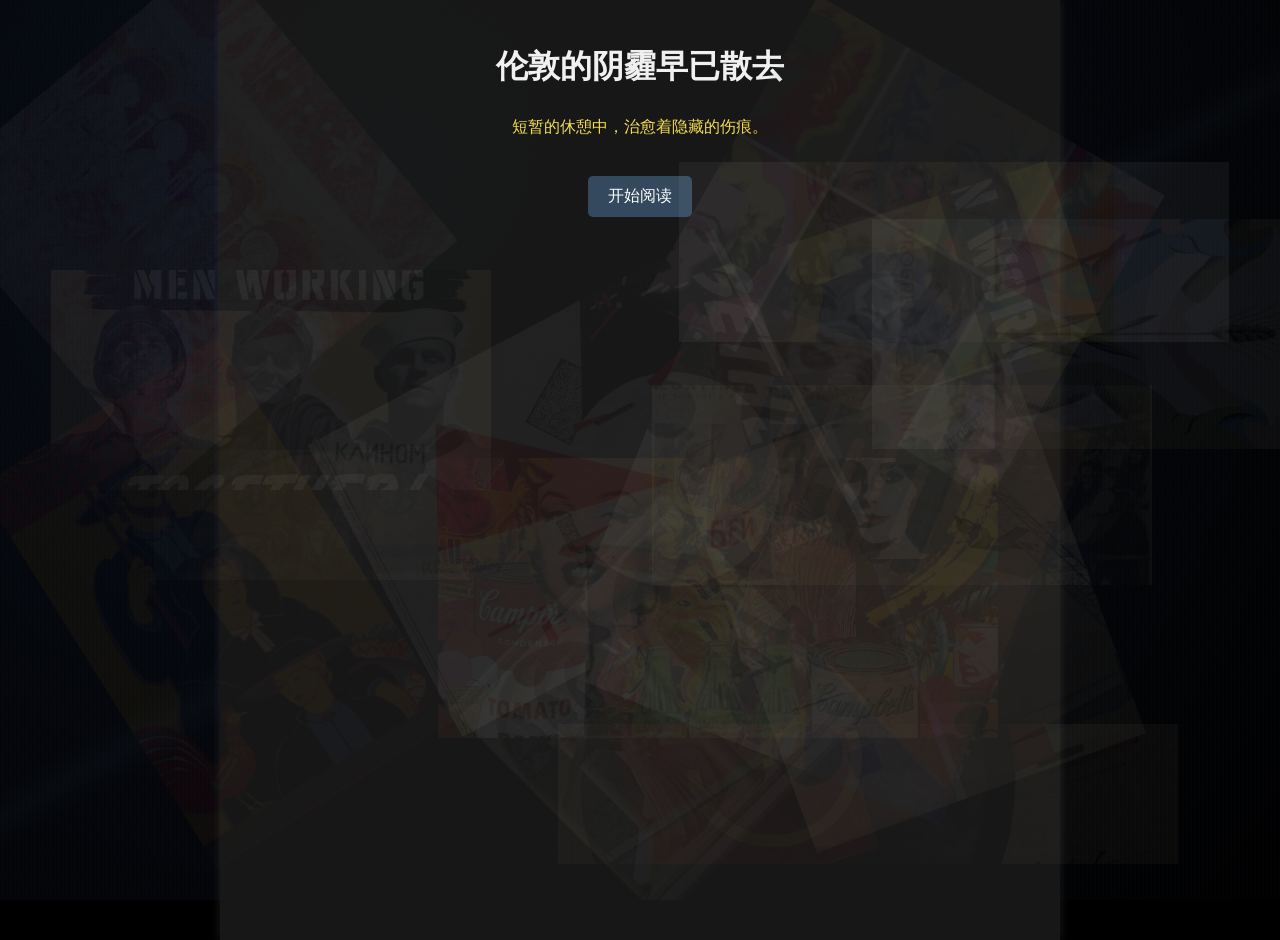
<file: pages/伦敦的雾霾早已散去.html>
<!DOCTYPE html>
<html lang="zh-CN">
<head>
    <meta charset="UTF-8">
    <meta name="viewport" content="width=device-width, initial-scale=1.0">
    <title>伦敦的阴霾早已散去</title>
    <style>
        body {
            font-family: 'Arial', sans-serif;
            line-height: 1.6;
            margin: 0;
            padding: 0;
            background-color: #000000;
            color: #e0e0e0;
            overflow-x: hidden;
        }
        .container {
            max-width: 800px;
            margin: 0 auto;
            padding: 20px;
            background-color: rgba(26, 26, 26, 0.92);
            min-height: 100vh;
            box-shadow: 0 0 10px rgba(255,255,255,0.1);
        }
        h1 {
            text-align: center;
            color: #f0f0f0;
        }
        h2 {
            color: #d0d0d0;
            border-bottom: 2px solid #d0d0d0;
            padding-bottom: 5px;
            text-align: center;
        }
        .scene > p:not(.dialogue):not(.intro) {
            color: #f5e050; /* Soft yellow for narration */
            margin: 15px 0;
        }
        .intro {
            color: #a0e7a0; /* Light green for time/location/characters */
            font-weight: bold;
            margin: 15px 0;
        }
        .dialogue {
            margin-left: 20px;
            font-style: italic;
            color: #e0e0e0; /* Light gray for dialogue */
        }
        .dialogue::before {
            content: '“';
            font-size: 1.2em;
        }
        .dialogue::after {
            content: '”';
            font-size: 1.2em;
        }
        .character {
            font-weight: bold;
            color: #4da8da;
        }
        .scene {
            display: none;
            animation: fadeIn 1s ease-in-out;
        }
        .scene.active {
            display: block;
        }
        @keyframes fadeIn {
            from { opacity: 0; transform: translateY(20px); }
            to { opacity: 1; transform: translateY(0); }
        }
        .next-btn, .prev-btn {
            display: inline-block;
            margin: 20px 10px;
            padding: 10px 20px;
            background-color: #34495e;
            color: #ffffff;
            border: none;
            border-radius: 5px;
            cursor: pointer;
            font-size: 16px;
            text-align: center;
            transition: background-color 0.3s;
        }
        .next-btn:hover, .prev-btn:hover {
            background-color: #2c3e50;
        }
        .next-btn:disabled, .prev-btn:disabled {
            background-color: #666666;
            cursor: not-allowed;
        }
        .button-container {
            text-align: center;
        }

    /* 全局复古纹理 + 噪点背景 */
    body::before {
        content: '';
        position: fixed;
        inset: 0;
        background: 
            linear-gradient(30deg, transparent 48%, rgba(70, 90, 110, 0.08) 50%, transparent 52%),
            linear-gradient(-30deg, transparent 48%, rgba(70, 90, 110, 0.06) 50%, transparent 52%),
            repeating-linear-gradient(0deg, transparent, transparent 2px, rgba(30,35,45,0.05) 2px, rgba(30,35,45,0.05) 4px),
            repeating-linear-gradient(90deg, transparent, transparent 2px, rgba(30,35,45,0.05) 2px, rgba(30,35,45,0.05) 4px),
            url('../assets/images/noise.svg'), 
            radial-gradient(circle at 30% 20%, #0a0f1a, #010101);
        background-blend-mode: overlay, screen, multiply, normal;
        opacity: 0.85;
        pointer-events: none;
        z-index: -2;
        transition: opacity 0.3s ease;
    }

    .halftone-overlay {
        position: fixed;
        inset: 0;
        width: 100vw;
        height: 100vh;
        object-fit: cover;
        pointer-events: none;
        mix-blend-mode: overlay;
        opacity: 0.12;
        z-index: -1;
        transition: opacity 0.3s ease;
    }

    .vintage-bg {
        position: fixed;
        inset: 0;
        pointer-events: none;
        z-index: 0;
        overflow: hidden;
        transition: opacity 0.3s ease;
    }
    .vintage-element {
        position: absolute;
        background-size: cover;
        background-position: center;
        background-repeat: no-repeat;
        opacity: 0.05;
        mix-blend-mode: multiply;
        animation: driftVintage linear infinite, pulseVintage 28s ease-in-out infinite alternate;
    }
    @keyframes driftVintage {
        0% { transform: translate(0, 0) rotate(0deg); }
        100% { transform: translate(110px, 110px) rotate(360deg); }
    }
    @keyframes pulseVintage {
        0% { opacity: 0.04; filter: brightness(0.9); }
        100% { opacity: 0.1; filter: brightness(1.1); }
    }
    .v1 { background-image: url('../assets/images/church-kempley.webp'); width: 380px; height: 380px; top: 3%; left: 0%; animation-duration: 170s, 24s; transform: rotate(50deg); }
    .v2 { background-image: url('../assets/images/riveter.webp'); width: 550px; height: 180px; top: 18%; right: 4%; animation-duration: 190s, 28s; }
    .v3 { background-image: url('../assets/images/wpa-pennsylvania.webp'); width: 280px; height: 450px; bottom: 8%; left: 6%; animation-duration: 150s, 20s; transform: rotate(-32deg); }
    .v4 { background-image: url('../assets/images/schwitters-collage.webp'); width: 420px; height: 420px; top: 38%; left: 48%; animation-duration: 210s, 35s; transform: rotate(22deg); }
    .v5 { background-image: url('../assets/images/lissitzky-poster-1920.webp'); width: 620px; height: 140px; bottom: 4%; right: 8%; animation-duration: 180s, 26s; }
    .v6 { background-image: url('../assets/images/wpa-work-pays.webp'); width: 230px; height: 560px; top: 6%; right: 1%; animation-duration: 160s, 22s; transform: rotate(90deg); }
    .v7 { background-image: url('../assets/images/lissitzky-red-wedge.webp'); width: 460px; height: 330px; bottom: 28%; left: 28%; animation-duration: 200s, 30s; transform: rotate(-28deg); }
    .v8 { background-image: url('../assets/images/smarthistory-artwork.webp'); width: 350px; height: 130px; top: 50%; left: 12%; animation-duration: 140s, 18s; }
    .v9 { background-image: url('../assets/images/men-working-together.webp'); width: 180px; height: 400px; top: 12%; left: 62%; animation-duration: 230s, 38s; transform: rotate(72deg); }
    .v10 { background-image: url('../assets/images/amazon-poster.webp'); width: 560px; height: 280px; bottom: 18%; right: 22%; animation-duration: 170s, 27s; }
    .v11 { background-image: url('../assets/images/annunciation-fra-angelico.webp'); width: 300px; height: 300px; top: 62%; left: 40%; animation-duration: 220s, 32s; transform: rotate(-45deg); }
    .v12 { background-image: url('../assets/images/poster-pstjpa.webp'); width: 440px; height: 220px; top: 30%; left: 4%; animation-duration: 180s, 25s; }
    .v13 { background-image: url('../assets/images/uchicago-sightings.webp'); width: 400px; height: 350px; top: 8%; left: 55%; animation-duration: 160s, 23s; transform: rotate(30deg); }
    .v14 { background-image: url('../assets/images/kurt-schwitters.webp'); width: 500px; height: 200px; bottom: 35%; right: 10%; animation-duration: 190s, 27s; }
    .v15 { background-image: url('../assets/images/kastatic-artwork.webp'); width: 350px; height: 400px; top: 45%; right: 15%; animation-duration: 200s, 30s; transform: rotate(-20deg); }
    
    /* 移动端适配 */
    @media (max-width: 768px) {
        .container { padding: 12px; }
        h1 { font-size: 1.5rem; }
        h2 { font-size: 1.2rem; }
        .dialogue { margin-left: 10px; }
        .next-btn, .prev-btn { padding: 10px 14px; font-size: 14px; margin: 14px 6px; }
    }
</style>
</head>
<body>

<!-- 复古背景层 -->
<img class="halftone-overlay" src="data:image/svg+xml;utf8,%3Csvg%20xmlns%3D'http%3A%2F%2Fwww.w3.org%2F2000%2Fsvg'%20width%3D'6'%20height%3D'6'%3E%3Ccircle%20cx%3D'1.5'%20cy%3D'1.5'%20r%3D'1'%20fill%3D'white'%20fill-opacity%3D'0.55'%2F%3E%3C%2Fsvg%3E" alt="" decoding="async">
<div class="vintage-bg">
    <div class="vintage-element v1"></div><div class="vintage-element v2"></div><div class="vintage-element v3"></div>
    <div class="vintage-element v4"></div><div class="vintage-element v5"></div><div class="vintage-element v6"></div>
    <div class="vintage-element v7"></div><div class="vintage-element v8"></div><div class="vintage-element v9"></div>
    <div class="vintage-element v10"></div><div class="vintage-element v11"></div><div class="vintage-element v12"></div>
    <div class="vintage-element v13"></div><div class="vintage-element v14"></div><div class="vintage-element v15"></div>
</div>

    <div class="container">
        <h1>伦敦的阴霾早已散去</h1>
        <p align="center" style="color: #f5e050;">短暂的休憩中，治愈着隐藏的伤痕。</p>

        <div id="scene-0" class="scene active">
            <div class="button-container">
                <button class="next-btn" onclick="nextScene(0)">开始阅读</button>
            </div>
        </div>

        <div id="scene-1" class="scene">
            <h2>第一节：伦敦的晴空</h2>
            <p class="intro"><strong>大不列颠及北爱尔联合王国（1888年灵能危机结束后，战后重建期）</strong><br>伦敦塔顶<br><strong>角色：</strong>星宿、莫妮卡</p>
            <p>伦敦的阴霾早已散了，久违的阳光洒在英伦三岛，像一层薄薄的金纱，轻轻覆盖在满目疮痍的城市上。 1888年的灵能危机结束后，小队迎来了接近一周的休假。</p>
            <p>只有星宿每天独自一人来伦敦塔顶，站在塔楼的露台上，俯瞰着下方缓慢却坚定地复苏的城市。脚下，塔桥的残骸已经被清理出一半，新的钢梁在阳光下闪着光。远处的金融区，起重机像巨人的手臂，一点点把废墟重新堆成高楼。 </p>
            <p>星宿看着重建中的伦敦，明明是自己亲手守护过的城市，却总感觉像在看一场与自己无关的电影。</p>
            <p class="dialogue"><span class="character">莫妮卡：</span> 真没想到现在的伦敦这么大，站在这里都看不到尽头。”</p>
            <p>身后传来熟悉的、带着一丝慵懒的声音。 莫妮卡不知何时已经站在她身边，手里拿着一杯热拿铁，另一只手插在风衣口袋里。 </p>
            <p class="dialogue"><span class="character">莫妮卡：</span> 不过，现在有近四分之一的区域被摧毁了。</p>
            <p>星宿没有回头，只是轻轻“嗯”了一声。 </p>
            <p class="dialogue"><span class="character">星宿：</span> 用不了多久，伦敦就会回到原来的样子。</p>
            <p class="dialogue"><span class="character">莫妮卡：</span> 那会动用很多人力或者灵能者吧。</p>
            <p>莫妮卡抿了一口咖啡，侧过身，静静地看着星宿的侧脸。 微风轻拂着泰晤士河，自从踏入1888年的裂隙后，星宿已经很久没有感受到这样的阳光与清风了。 </p>
            <p>莫妮卡没有立刻接话，只是静静地观察。 她太熟悉那种眼神了，表面平静，底下却像被掏空了一块。 那是一种把自己逼到绝境后，还在假装一切正常的疲惫。莫妮卡自己也曾这样看着曼彻斯特的雨雾，度过无数个被家族抛弃的夜晚。</p>
            <p class="dialogue"><span class="character">莫妮卡：</span>这一周假期里，你也没去找你的队员，天天都跑来这儿，看着这座城市一点点重建。</p>
            <p class="dialogue"><span class="character">星宿：</span> 这一切才经历完不久，1888年的伦敦发生了很多，我想看看现在的伦敦，变成了什么样。</p>
            <p>星宿的声音很轻，莫妮卡轻轻笑了一声，却没有笑意。</p>
            <p class="dialogue"><span class="character">莫妮卡：</span> 就你一个人，天天在这里发呆。</p>
            <p class="dialogue"><span class="character">星宿：</span> 我其实……</p>
            <p class="dialogue"><span class="character">莫妮卡：</span> 别和我说什么‘研究院就是我家’这种疯话。</p>
            <p>莫妮卡打断星宿，语气依旧温和却带着不容置疑的锋利，像一把裹着绒布的小刀。</p>
            <p class="dialogue"><span class="character">莫妮卡:</span> 我曾经也在研究院常住过，但我从来没有把那里当作第二个‘家’。 那地方……只会让你越来越不会做人。</p>
            <p>星宿终于转过头，望着莫妮卡。星宿的眼底，露出一丝很少见的茫然。</p>
            <p class="dialogue"><span class="character">星宿：</span> 我也不知道我属于哪里。</p>
            <p>这句话出口，连星宿自己都愣了一下。 像是把伤疤上的结痂，轻轻的撕了一点。</p>
            <p>莫妮卡看见了星宿眼底那一闪而过的动摇，犹豫了片刻，最终还是决定把话题继续下去。 莫妮卡往前走了一步，离星宿更近了些。</p>
            <p class="dialogue"><span class="character">莫妮卡：</span> 你小队的成员邀你一同回去，你也没跟她们走。</p>
            <p class="dialogue"><span class="character">星宿：</span> 因为……不管去哪里，我总是显得格格不入。 即使我十分了解各地的风俗文化，但表现出来的，总像是刻意的。就像……在背台词。</p>
            <p>星宿顿了顿，自嘲地笑了笑。</p>
            <p class="dialogue"><span class="character">星宿：</span> 我怕她们觉得，我只是个……不会放松的怪物。</p>
            <p>莫妮卡没有立刻安慰。只是静静地看着星宿，然后伸出手，轻轻握住星宿的手腕。</p>
            <p class="dialogue"><span class="character">莫妮卡：</span> 想和我去玩吗？ 我知道一个好地方。</p>
            <p class="dialogue"><span class="character">星宿：</span> 我还是……算了。</p>
            <p>莫妮卡笑了笑，语气里带上一点少见的顽皮。</p>
            <p class="dialogue"><span class="character">莫妮卡：</span> 只有我们两个人的地方，就我们两个，就一天。</p>
            <p>星宿侧过头，不解地看着莫妮卡。 莫妮卡没有再解释，只是直接拉起星宿的手，往塔下走。</p>
            <p class="dialogue"><span class="character">莫妮卡：</span> 晴天可是伦敦最难得的天气，别再耽误了。 你已经耽误自己太久了。</p>
            <p>走出伦敦塔建筑群来到街上。 莫妮卡神神秘秘地左右张望，在确认周围没人注意。</p>
            <p class="dialogue"><span class="character">星宿：</span> 这么神秘？难道你想要用你的妖精马车？</p>
            <p class="dialogue"><span class="character">莫妮卡：</span> 毕竟是你们的时代，开马车总觉得怪怪的。 虽然‘大黑’和‘小黑’能规避人群，但总免不了有人会看见。</p>
            <p>莫妮卡轻轻吹了一声清脆的口哨。 不远处，那辆朴素而古典的马车悄无声息地从街角出现，平稳地停在两人面前。 </p>
            <p>莫妮卡打开车门，做了个“请”的手势。 </p>
            <p class="dialogue"><span class="character">莫妮卡：</span>星宿小姐， 希望你这次不会再晕车了。</p>
            <p>马车驶出伦敦市区后，莫妮卡才从车夫座回到车厢内，关上门，隔绝了外界的喧嚣。</p>
            <p class="dialogue"><span class="character">莫妮卡：</span> 我专门挑了人少的路。 还好大家都在忙着重建，没人注意到我们。</p>
            <p>星宿坐在对面的沙发上，看着窗外迅速后退的城市景观，渐渐变成开阔的田野与低矮的山丘。手指无意识地在膝盖上摩挲。</p>
            <p class="dialogue"><span class="character">星宿：</span> 那……我们去哪里？</p>
            <p class="dialogue"><span class="character">莫妮卡：</span> 温德米尔湖。离伦敦有一段距离。 小时候，母亲带我离开曼彻斯特时，曾在那边短暂住过一段时间。 那是……我唯一记得的、有点像‘家’的地方。</p>
            <p class="dialogue"><span class="character">星宿：</span> 马车在当代城市的道路上行驶，不会很奇怪吗？</p>
            <p class="dialogue"><span class="character">莫妮卡：</span> 我这几天也稍微做了点功课。 虽然还没完全掌握当代设备，但至少知道乡村公路上几乎没什么车。 即便有人看见一辆马车，也只会觉得是哪个复古爱好者的‘玩具’吧。</p>
            <p class="dialogue"><span class="character">星宿：</span> 直接用灵能术式给马车套一层伪装，不是更方便吗？</p>
            <p class="dialogue"><span class="character">莫妮卡：</span> 那样确实可行。但我现在…… 更想好好体验当下和真实的一切。 伪装太久了，反而忘了不伪装是什么感觉。 而且我想让你也试试，不伪装的样子。</p>
            <p>星宿愣了一下，没说话。车厢里安静了一会儿，只有车轮滚过路面的轻微震动。</p>
            <p class="dialogue"><span class="character">星宿：</span> 你想回曼彻斯特看看吗？</p>
            <p>莫妮卡沉默片刻，摇了摇头。 </p>
            <p class="dialogue"><span class="character">莫妮卡：</span> 我对那边没什么感觉。 就算回去，可能也只是为了找一些和灵能术式相关的旧资料。 故乡……对我来说，更像一个被划掉的词。 被家族划掉，被我自己划掉。</p>
            <p class="dialogue"><span class="character">莫妮卡：</span> 可能温德米尔湖对我来说有点不一样。 那里很安静，只有湖水、风、和天。我想你也需要这样的地方。</p>
            <p>星宿没有立刻回答，把额头抵在车窗上，看着远方隐约出现的湖光山色。</p>
            <p class="dialogue"><span class="character">星宿：</span> 我从小就没有喘气的地方。 废墟里不能喘气，研究院里也不能。 我怕一喘气……一切就会再次消失。</p>
            <p>莫妮卡伸手从车厢的小柜子里拿出一条薄毯，轻轻盖在星宿的膝盖上，然后很自然地握住星宿的手，十指相扣。</p>
            <p class="dialogue"><span class="character">莫妮卡：</span> 现在可以试试。至少这一路，有我陪着你。</p>
            <p>马车继续向前。 伦敦已经远远地落在身后。 车厢里，两个都曾以为自己无处可去的灵魂，第一次，静静地、毫无防备地共享了一段不需要伪装的旅程。</p>
            <div class="button-container">
                <button class="prev-btn" onclick="prevScene(1)">上一幕</button>
                <button class="next-btn" onclick="nextScene(1)">下一幕</button>
            </div>
        </div>

        <div id="scene-2" class="scene">
            <h2>第二节：少女与秋千</h2>
            <p class="intro"><strong>大不列颠及北爱尔兰联合王国（战后重建期）</strong><br>温德米尔湖畔<br><strong>角色：</strong>星宿、莫妮卡</p>
            <p>马车在黄昏时分停在温德米尔湖畔。 夕阳把整个湖面染成一层流动的蜜色，远处的山脊被拉出柔软的剪影，水鸟偶尔掠过，留下一道细碎的波纹。 </p>
            <p>莫妮卡先跳下马车，深吸一口气，然后回头向星宿伸出手。</p>
            <p class="dialogue"><span class="character">莫妮卡：</span> 到了。别发呆了，下来吧。</p>
            <p>星宿握住莫妮卡的手，踏上草地。 脚下的土地柔软，带着一点湿意。风从水面吹来，拂过脸颊，带着凉意，却不再刺骨。 </p>
            <p>莫妮卡没有催促，从马车里取出旧毯子铺在草地上，又摆上小篮子。几块刚烤好的司康、一小罐草莓酱、一瓶自制的柠檬水、一小块奶酪。 一切都简单得像童年最普通的野餐，却在夕阳下显得格外珍贵。</p>
            <p>两人并肩坐下，湖水在脚下轻轻拍岸。</p>
            <p class="dialogue"><span class="character">莫妮卡：</span> 小时候，母亲带我来这里，只住了不到一个月。 那是逃离曼彻斯特后，我们最安静的一段日子。 她坐在这里织毛衣，我就在湖边扔石头，看水纹一圈一圈散开。 我那时傻乎乎地想，只要石头扔得够远，烦恼就会被水带走，再也不回来。</p>
            <p>莫妮卡笑了笑，笑里带着一点苦涩，又带着一点释然。 星宿望着湖面，没有接话，只是把膝盖抱在胸前，下巴搁在上面。</p>
            <p>沉默持续了很久，直到天边还剩下一抹深橙。</p>
            <p class="dialogue"><span class="character">星宿：</span> 我小时候没有这样的地方。 只有废墟、怪物，还有等待有人来找我的日子。 后来被带到研究院，我以为那里就是终点了。 可现在连那里都……</p>
            <p>星宿的声音在最后一个字上微微颤抖，像一根绷紧的弦，终于断裂开来一般。 星宿没有抬头，只是盯着湖面倒映的残阳，怕一抬头，眼泪就会掉下来。</p>
            <p>莫妮卡没有立刻安慰。 只是把一块司康掰成两半，抹上草莓酱，递到星宿手里。</p>
            <p class="dialogue"><span class="character">莫妮卡：</span> 先吃点东西。酸甜的，能让心里暖一点。</p>
            <p>星宿接过，咬了一小口，嚼得很慢。 草莓的酸甜在舌尖散开，在品尝一种陌生的感觉。</p>
            <p class="dialogue"><span class="character">莫妮卡：</span> 星宿，你知道我为什么带你来这里吗？</p>
            <p>星宿摇头。</p>
            <p class="dialogue"><span class="character">莫妮卡：</span> 因为我认得你现在的眼神。</p>
            <p> 莫妮卡的语气像在讲一个很久以前的故事。</p>
            <p class="dialogue"><span class="character">莫妮卡：</span> 那是一种……‘我已经没有地方可去’的眼神。我曾经也有过，一个人带着马车在伦敦街头奔波。 我以为自己再也不会有归属。 我甚至想过，如果妖精马车坏了，我就干脆躺在里面，等着被时间遗忘。</p>
            <p>莫妮卡顿了顿，望向湖面。</p>
            <p class="dialogue"><span class="character">莫妮卡：</span> 可后来我发现，归属不是一个地方，也不是一栋建筑。它是一些人，哪怕你们分开很远，哪怕中间隔着一切…… 只要想到她们，你就会知道，自己不是一个人。</p>
            <p>星宿低着头，手指在司康上掐出浅浅的印子。</p>
            <p class="dialogue"><span class="character">莫妮卡：</span> 你说你去哪里都格格不入。 那是当然的。废墟里没被救到的那些人，1888年死在你面前的那些人，你亲自做出的所有决定….普通的人可装不下这些，所以你才会觉得别扭。 但这不代表你不属于任何地方。它只代表……你需要一些，能同你背负起同样重量的家伙，在你身边。</p>
            <p>莫妮卡她轻轻笑了一下，像在笑自己。</p>
            <p class="dialogue"><span class="character">莫妮卡：</span> 比如那个总喊着要吃汉堡、却在最危险的时候把后背交给你的美国佬， 比如那个把勋章别在胸前、管所有人叫同志、却会在你受伤时哭得比谁都凶的大姐姐，比如那个优雅得让人自卑的皇室小姐…… 还有我，这个被家族扔掉的、住在马车里的失败人偶。</p>
            <p>星宿终于抬头，手指微微颤抖，眼眶红了，却倔强地没让泪掉下来。 </p>
            <p class="dialogue"><span class="character">星宿：</span> 可我……总觉得，我只会把麻烦带给她们。我怕她们有一天会发现，跟在我身边，太累了。</p>
            <p>莫妮卡伸手，很自然地握住星宿的手，掌心贴掌心，十指相扣。</p>
            <p class="dialogue"><span class="character">莫妮卡：</span> 星宿小姐。她们跟着你，是因为你从来没抛下过任何人和自己。这已经……比很多人一辈子做的都多了。</p>
            <p>莫妮卡停顿了一下，像是在组织语言，又像是在给自己勇气。</p>
            <p class="dialogue"><span class="character">莫妮卡：</span> 我知道那种感觉，觉得自己是麻烦制造机，觉得自己不配被照顾。当年被家族除名时，我也是这样。 我告诉自己我是个失败品，谁靠近谁倒霉。 可后来我发现…… 真正靠近你的人，从来不是因为你完美，而是因为她们看见了你宝贵的部分。</p>
            <p>湖面上的风大了些，吹乱了星宿的头发。莫妮卡伸手，轻轻帮她别到耳后。</p>
            <p class="dialogue"><span class="character">莫妮卡：</span> 星宿，你不需要一个‘家’来证明你属于哪里。 你已经有了，只是它不是一栋房子，而是一群人。她们现在散在各地，可她们都在想着你。就像你想着她们一样。 她们不是因为你强大才留在你身边，而是因为你让她们觉得……这个世界还没完全烂掉。</p>
            <p>星宿的眼泪终于掉下来。不是嚎啕，只是无声地、一颗接一颗，落在毯子上。</p>
            <p class="dialogue"><span class="character">星宿：</span> 我……好累。 我怕一停下来，就再也走不动了。</p>
            <p>莫妮卡把星宿轻轻拉进怀里，让星宿的头靠在自己肩上。</p>
            <p class="dialogue"><span class="character">莫妮卡 ：</span> 那就停一停。今天，这里只有我们。就哭一会儿，休息一会儿，我在这儿。</p>
            <p>星宿的身体微微发抖。没有推开，只是把脸埋得更深。 很久很久以后，才依依不舍的分开。</p>
            <p class="dialogue"><span class="character">星宿：</span> 谢谢你陪我，莫妮卡。</p>
            <p>莫妮卡轻轻抚着星宿的背，像哄孩子一样安抚着。</p>
            <p class="dialogue"><span class="character">莫妮卡：</span> 再带你去一个好地方！</p>
            <p>莫妮卡带星宿来到一处地方，这是湖畔一处很少人来的角落。被灌木围住， 只有一架老旧的木头秋千，悬在两棵老树之间。</p>
            <p>星宿坐在秋千上，双脚轻轻点地，让秋千慢慢的摇晃。荡着秋千， 看着天空。星宿荡得很慢。没哭也没笑。只是轻轻荡着，让风吹过脸。夕阳落在她身上，暖得像莫妮卡的怀抱。</p>
            <p class="dialogue"><span class="character">星宿：</span> 原来……放松，是这样的感觉。</p>
            <p>秋千摇晃着。风吹过，带走了一丝丝重量。星宿闭上眼感受风穿过指尖。</p>
            <p>秋千晃得越来越慢。星宿坐在上面， 目光有些涣散，漂在很远的地方。莫妮卡与星宿并肩坐着，阳光斑驳地落在两人身上。</p>
            <p class="dialogue"><span class="character">莫妮卡：</span> 这里不错吧，是个好地方。</p>
            <p>星宿没回答，低头看着自己的手， 手指在膝盖上轻轻扣着，沉默了一会儿。</p>
            <p class="dialogue"><span class="character">莫妮卡：</span> 在想任务？在想伙伴们？还是在想曾经发生过的一切？</p>
            <p>星宿的身体微微一颤并没回答。</p>
            <p class="dialogue"><span class="character">莫妮卡：</span> 别再想了，你已经做得够多了。</p>
            <p>莫妮卡伸手握住了星宿的手，掌心很暖。星宿没抽开手，只是看着两人交握的手。</p>
            <p>风吹过，秋千轻轻晃。两个少女，并肩坐着。夕阳洒下来，暖得像两人相互拥抱着。这里很安静，只有风声和她们的呼吸。星宿很轻地靠在莫妮卡肩上没再说话。只是让秋千再轻轻地晃一会儿。</p>
            <p>莫妮卡从秋千上跳下来走到星宿身后。她双手轻轻握住秋千的两条链子确认了一下。</p>
            <p class="dialogue"><span class="character">莫妮卡（带着一点顽皮）：</span> 星宿小姐， 抓好咯。</p>
            <p>星宿还没反应过来，莫妮卡已经微微后撤，然后用力一推。秋千猛地向前荡去，风瞬间扑面而来，带着青草和夏日的暖香，吹乱了星宿的头发。星宿下意识抓紧链子。</p>
            <p>秋千荡到最高点时， 温德米尔湖、远处的景色、还有那山后的橙光，全映进了她眼里，风在耳边呼啸。星宿轻轻的叫了出来，不是害怕。是那种久违的、几乎被遗忘的自由感。</p>
            <p>秋千回落，又被莫妮卡推得更高。一次， 两次， 三次……星宿终于笑出声。 很小， 却止不住。像一个充满童真的孩子，像一位从没背负过任何负担的少女。</p>
            <p>莫妮卡看着星宿的背影， 看着她的头发在风里飞扬， 听着她终于露出的笑声。</p>
            <p class="dialogue"><span class="character">莫妮卡：</span> 看， 星宿小姐。你也会开心的！</p>
            <p>星宿没回头。她只是抓紧链子，让秋千荡得更高。风吹过脸，吹干了所有没掉下来的泪。这一刻， 只有风，只有蓝天，只有莫妮卡的手，一下一下 把星宿推向更高的地方。</p>
            <p>秋千晃啊晃，星宿在最高点时， 终于大声笑出来。很亮，很真也很开心。</p>
            <p>湖水还在轻轻拍岸。夜色降临，星星一颗颗亮起。马车处，莫妮卡把毯子拉高，盖住两个人的肩膀，两人蜷缩在一起。</p>
            <p class="dialogue"><span class="character">星宿：</span> 谢谢你，莫妮卡。</p>
            <p>这一刻，没有灾难，没有任务，没有孤独。 只有两个，都曾以为自己无处可去的灵魂， 在湖边，星宿第一次允许自己， 脆弱地、真实地， 被另一个人轻轻抱着。</p>
            <div class="button-container">
                <button class="prev-btn" onclick="prevScene(2)">上一幕</button>
                <button class="next-btn" disabled>故事结束（本篇完）</button>
            </div>
        </div>
    </div>

    <script>
        function nextScene(current) {
            const currentScene = document.getElementById(`scene-${current}`);
            const nextScene = document.getElementById(`scene-${current + 1}`);
            
            if (nextScene) {
                currentScene.classList.remove('active');
                nextScene.classList.add('active');
                window.scrollTo({ top: 0, behavior: 'smooth' });
            }
        }

        function prevScene(current) {
            const currentScene = document.getElementById(`scene-${current}`);
            const prevScene = document.getElementById(`scene-${current - 1}`);
            
            if (prevScene) {
                currentScene.classList.remove('active');
                prevScene.classList.add('active');
                window.scrollTo({ top: 0, behavior: 'smooth' });
            }
        }
    </script>
</body>
</html>
</file>
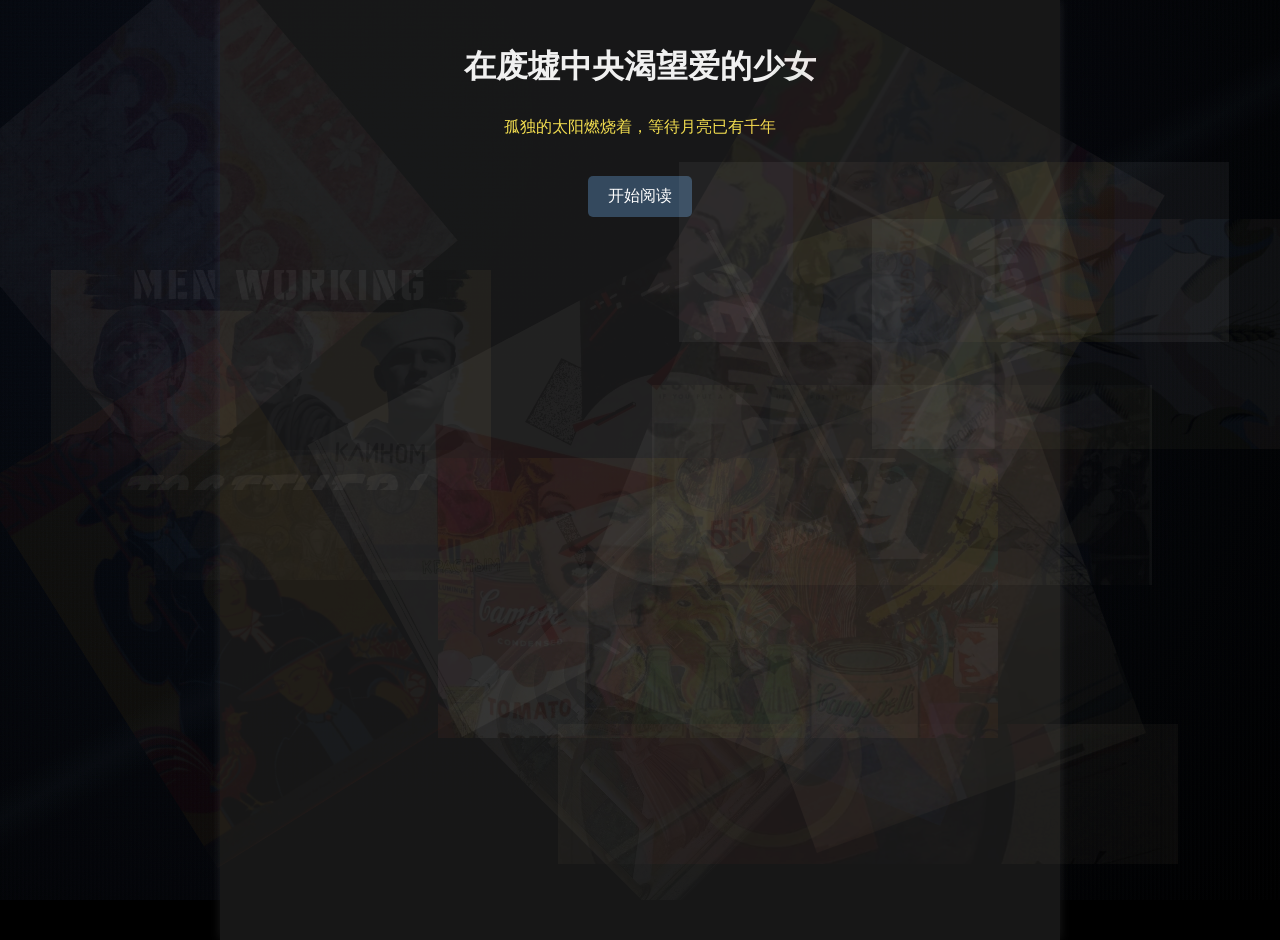
<file: pages/在废墟中央渴望爱的少女.html>
<!DOCTYPE html>
<html lang="zh-CN">
<head>
    <meta charset="UTF-8">
    <meta name="viewport" content="width=device-width, initial-scale=1.0">
    <title>在废墟中央渴望爱的少女</title>
    <style>
        body {
            font-family: 'Arial', sans-serif;
            line-height: 1.6;
            margin: 0;
            padding: 0;
            background-color: #000000;
            color: #e0e0e0;
            overflow-x: hidden;
        }
        .container {
            max-width: 800px;
            margin: 0 auto;
            padding: 20px;
            background-color: rgba(26, 26, 26, 0.92);
            min-height: 100vh;
            box-shadow: 0 0 10px rgba(255,255,255,0.1);
        }
        h1 {
            text-align: center;
            color: #f0f0f0;
        }
        h2 {
            color: #d0d0d0;
            border-bottom: 2px solid #d0d0d0;
            padding-bottom: 5px;
            text-align: center;
        }
        .scene > p:not(.dialogue):not(.intro) {
            color: #f5e050;
            margin: 15px 0;
        }
        .intro {
            color: #a0e7a0;
            font-weight: bold;
            margin: 15px 0;
        }
        .dialogue {
            margin-left: 20px;
            font-style: italic;
            color: #e0e0e0;
        }
        .dialogue::before {
            content: '“';
            font-size: 1.2em;
        }
        .dialogue::after {
            content: '”';
            font-size: 1.2em;
        }
        .character {
            font-weight: bold;
            color: #4da8da;
        }
        .scene {
            display: none;
            animation: fadeIn 1s ease-in-out;
        }
        .scene.active {
            display: block;
        }
        @keyframes fadeIn {
            from { opacity: 0; transform: translateY(20px); }
            to { opacity: 1; transform: translateY(0); }
        }
        .next-btn, .prev-btn {
            display: inline-block;
            margin: 20px 10px;
            padding: 10px 20px;
            background-color: #34495e;
            color: #ffffff;
            border: none;
            border-radius: 5px;
            cursor: pointer;
            font-size: 16px;
            text-align: center;
            transition: background-color 0.3s;
        }
        .next-btn:hover, .prev-btn:hover {
            background-color: #2c3e50;
        }
        .next-btn:disabled, .prev-btn:disabled {
            background-color: #666666;
            cursor: not-allowed;
        }
        .button-container {
            text-align: center;
        }

    /* 全局复古纹理 + 噪点背景 */
    body::before {
        content: '';
        position: fixed;
        inset: 0;
        background: 
            linear-gradient(30deg, transparent 48%, rgba(70, 90, 110, 0.08) 50%, transparent 52%),
            linear-gradient(-30deg, transparent 48%, rgba(70, 90, 110, 0.06) 50%, transparent 52%),
            repeating-linear-gradient(0deg, transparent, transparent 2px, rgba(30,35,45,0.05) 2px, rgba(30,35,45,0.05) 4px),
            repeating-linear-gradient(90deg, transparent, transparent 2px, rgba(30,35,45,0.05) 2px, rgba(30,35,45,0.05) 4px),
            url('../assets/images/noise.svg'), 
            radial-gradient(circle at 30% 20%, #0a0f1a, #010101);
        background-blend-mode: overlay, screen, multiply, normal;
        opacity: 0.85;
        pointer-events: none;
        z-index: -2;
        transition: opacity 0.3s ease;
    }

    .halftone-overlay {
        position: fixed;
        inset: 0;
        width: 100vw;
        height: 100vh;
        object-fit: cover;
        pointer-events: none;
        mix-blend-mode: overlay;
        opacity: 0.12;
        z-index: -1;
        transition: opacity 0.3s ease;
    }

    .vintage-bg {
        position: fixed;
        inset: 0;
        pointer-events: none;
        z-index: 0;
        overflow: hidden;
        transition: opacity 0.3s ease;
    }
    .vintage-element {
        position: absolute;
        background-size: cover;
        background-position: center;
        background-repeat: no-repeat;
        opacity: 0.05;
        mix-blend-mode: multiply;
        animation: driftVintage linear infinite, pulseVintage 28s ease-in-out infinite alternate;
    }
    @keyframes driftVintage {
        0% { transform: translate(0, 0) rotate(0deg); }
        100% { transform: translate(110px, 110px) rotate(360deg); }
    }
    @keyframes pulseVintage {
        0% { opacity: 0.04; filter: brightness(0.9); }
        100% { opacity: 0.1; filter: brightness(1.1); }
    }
    .v1 { background-image: url('../assets/images/church-kempley.webp'); width: 380px; height: 380px; top: 3%; left: 0%; animation-duration: 170s, 24s; transform: rotate(50deg); }
    .v2 { background-image: url('../assets/images/riveter.webp'); width: 550px; height: 180px; top: 18%; right: 4%; animation-duration: 190s, 28s; }
    .v3 { background-image: url('../assets/images/wpa-pennsylvania.webp'); width: 280px; height: 450px; bottom: 8%; left: 6%; animation-duration: 150s, 20s; transform: rotate(-32deg); }
    .v4 { background-image: url('../assets/images/schwitters-collage.webp'); width: 420px; height: 420px; top: 38%; left: 48%; animation-duration: 210s, 35s; transform: rotate(22deg); }
    .v5 { background-image: url('../assets/images/lissitzky-poster-1920.webp'); width: 620px; height: 140px; bottom: 4%; right: 8%; animation-duration: 180s, 26s; }
    .v6 { background-image: url('../assets/images/wpa-work-pays.webp'); width: 230px; height: 560px; top: 6%; right: 1%; animation-duration: 160s, 22s; transform: rotate(90deg); }
    .v7 { background-image: url('../assets/images/lissitzky-red-wedge.webp'); width: 460px; height: 330px; bottom: 28%; left: 28%; animation-duration: 200s, 30s; transform: rotate(-28deg); }
    .v8 { background-image: url('../assets/images/smarthistory-artwork.webp'); width: 350px; height: 130px; top: 50%; left: 12%; animation-duration: 140s, 18s; }
    .v9 { background-image: url('../assets/images/men-working-together.webp'); width: 180px; height: 400px; top: 12%; left: 62%; animation-duration: 230s, 38s; transform: rotate(72deg); }
    .v10 { background-image: url('../assets/images/amazon-poster.webp'); width: 560px; height: 280px; bottom: 18%; right: 22%; animation-duration: 170s, 27s; }
    .v11 { background-image: url('../assets/images/annunciation-fra-angelico.webp'); width: 300px; height: 300px; top: 62%; left: 40%; animation-duration: 220s, 32s; transform: rotate(-45deg); }
    .v12 { background-image: url('../assets/images/poster-pstjpa.webp'); width: 440px; height: 220px; top: 30%; left: 4%; animation-duration: 180s, 25s; }
    .v13 { background-image: url('../assets/images/uchicago-sightings.webp'); width: 400px; height: 350px; top: 8%; left: 55%; animation-duration: 160s, 23s; transform: rotate(30deg); }
    .v14 { background-image: url('../assets/images/kurt-schwitters.webp'); width: 500px; height: 200px; bottom: 35%; right: 10%; animation-duration: 190s, 27s; }
    .v15 { background-image: url('../assets/images/kastatic-artwork.webp'); width: 350px; height: 400px; top: 45%; right: 15%; animation-duration: 200s, 30s; transform: rotate(-20deg); }
    
    /* 移动端适配 */
    @media (max-width: 768px) {
        .container { padding: 12px; }
        h1 { font-size: 1.5rem; }
        h2 { font-size: 1.2rem; }
        .dialogue { margin-left: 10px; }
        .next-btn, .prev-btn { padding: 10px 14px; font-size: 14px; margin: 14px 6px; }
    }
</style>
</head>
<body>

<!-- 复古背景层 -->
<img class="halftone-overlay" src="data:image/svg+xml;utf8,%3Csvg%20xmlns%3D'http%3A%2F%2Fwww.w3.org%2F2000%2Fsvg'%20width%3D'6'%20height%3D'6'%3E%3Ccircle%20cx%3D'1.5'%20cy%3D'1.5'%20r%3D'1'%20fill%3D'white'%20fill-opacity%3D'0.55'%2F%3E%3C%2Fsvg%3E" alt="" decoding="async">
<div class="vintage-bg">
    <div class="vintage-element v1"></div><div class="vintage-element v2"></div><div class="vintage-element v3"></div>
    <div class="vintage-element v4"></div><div class="vintage-element v5"></div><div class="vintage-element v6"></div>
    <div class="vintage-element v7"></div><div class="vintage-element v8"></div><div class="vintage-element v9"></div>
    <div class="vintage-element v10"></div><div class="vintage-element v11"></div><div class="vintage-element v12"></div>
    <div class="vintage-element v13"></div><div class="vintage-element v14"></div><div class="vintage-element v15"></div>
</div>

    <div class="container">
        <h1>在废墟中央渴望爱的少女</h1>
        <p align="center" style="color: #f5e050;">孤独的太阳燃烧着，等待月亮已有千年</p>

        <div id="scene-0" class="scene active">
            <div class="button-container">
                <button class="next-btn" onclick="nextScene(0)">开始阅读</button>
            </div>
        </div>

        <div id="scene-1" class="scene">
            <h2>一</h2>
            <p class="intro"><strong>2039年6月1日</strong><br>地区：□□□<br><strong>角色：</strong>小女孩</p>
            <p>2039年，一座都市下游的的灰色地带。一名小女孩背着一个破旧的帆布包，里面塞满了从旧货市场淘来的小玩意儿：生锈的怀表、奇奇怪怪的手工艺品、印着模糊花纹的明信片。她把它们摆在街角一张翻倒的木箱上，面前立着一块用马克笔写的小纸板“便宜卖，小孩自制”。</p>
            <p>在她的眼中雨是灰色的，如同这座城市的底色和烟囱中吐出的烟。她蹲在纸板前，双手抱膝坐在一边，眼睛盯着来往的行人。没人停下，也没有人在意。偶尔有醉鬼踢翻她的箱子，她就默默捡起散落的物品，用袖子擦干净，再放回去。</p>
            <p class="dialogue"><span class="character">小女孩：</span> 今天……又没卖出去。</p>
            <p>她低声自言自语，在给自己道歉。声音很小，淹没在河面上传来的汽笛声里。</p>
            <p>她不记得父母长什么样子。孤儿院的老嬷嬷说她是河边捡来的，说捡到她时的河水是黑的，像墨。她好奇着，河水何时清澈过，但也没有反驳嬷嬷的话。</p>
            <p>太阳独自燃烧着，太阳总是孤独的。</p>
            <p>下午四点十七分，灾难来了。</p>
            <p>没有预兆。没有警报。先是河面突然鼓起，接着是尖锐的啸音，玻璃被巨力碾碎。整条街的玻璃同时炸裂，碎片像暴雨一般从天上倾泻。</p>
            <p>小女孩条件反射地抱头，装满物品的帆布包被她死死护在胸前。然后是从未见过的光芒从河底升起，如同一颗病态的星星闪耀着。光不是暖的，是冷的、黏的，像要把人连皮带肉剥下来。路灯爆裂，电线在空中飞舞，火花溅在积水里，发出嗤嗤的响声。</p>
            <p>怪物出现了。不是从地上的裂隙里爬出来，而是从人身上长出来。一个卖着纪念品的大叔先是僵住，然后皮肤开始长出透明的晶体，像冰凌从毛孔里刺出来。他尖叫着撕扯自己的脸，晶体越长越多，把他整张脸包成一面扭曲的镜子。最后他不再动，只是站在原地，变成了一座雕像。</p>
            <p>小女孩的腿在发抖，她已经被吓傻了，完全愣在了原地。她看见一个抱着孩子的女人跑过来，孩子哭得撕心裂肺。下一秒，女人脚下冒出晶体，缠住她的腿。她尖叫着把孩子扔出去，孩子摔在水洼里，哭声戛然而止。</p>
            <p class="dialogue"><span class="character">路过的女人：</span> 跑啊，孩子！……跑啊……</p>
            <p>晶体爬上女人的腰、胸口、脖子，最后把她整张脸封住，像一颗被冰封的果实。</p>
            <p>小女孩脑子里只有这一个念头，活下去。她抱起帆布包，转身就跑。鞋底被街道上的碎玻璃刺穿，脚底被划出血，她却感觉不到疼，不顾一切地向着看似安全的地方跑着。身后是尖叫、爆炸、晶体生长时那种令人毛骨悚然的咔嚓声。</p>
            <p>小女孩钻进一条小巷，撞翻垃圾桶，钻进一个废弃的电话亭。电话亭的玻璃在刚刚已经被震碎了，风灌进来，带着血和烧焦的味道。她蜷缩在角落，双手死死捂住耳朵。</p>
            <p>外面，熟悉的世界在碎裂。有人喊妈妈，有人喊救命，有人喊上帝。然后声音越来越少，只剩晶体生长的咔嚓声，和远处河面传来的低鸣。</p>
            <p>小女孩的的牙齿在打颤。她不知道这是灵能灾难。她不知道什么是裂隙，什么是晶体化。她只知道：活下去....活下去....活下去。</p>
            <p>她把帆布包打开，里面那些小玩意儿散了一地。她捡起那块缺针的指南针，指针在疯狂乱转，发了疯一般。她死死握住它，握住最后一根救命稻草。</p>
            <p class="dialogue"><span class="character">小女孩：</span> 活下去……活下去……</p>
            <p>她低声念着，声音细得像风。她记起来孤儿院的老嬷嬷说过的故事：太阳是孤独的，所以才那么亮。月亮也是孤独的，所以才那么冷。</p>
            <p>她不知道自己的月亮在哪里。她只知道，在她的胸口，烧得她疼，却又舍不得熄灭，她只想活下去，仅此而已。动静渐渐地小了下去，小女孩试探性地走出了街道。</p>
            <p>外面，晶体化的市民站在街道上。他们的身上散发着紫色的幽光，市民身上的晶体平面上映出同一个空洞的自己。</p>
            <p>小女孩把脸埋进帆布包里。眼泪终于掉下来，砸在指南针上，指针晃了晃，最终停在某个方向，她不知道那是哪里。她只知道，她想要活下去。</p>
            <p>雨停了，却没有带来清新。河流下游的街道已经被晶体反射的光芒染成一片病态的灰紫，空气里混着烧焦的橡胶味和晶体生长时那种甜腻的腐臭。怪物不再是人形，而是从尸体里爬出的东西。晶体藤蔓缠绕的肢体，断裂的骨头外翻成尖刺，空洞的眼眶里映着灰紫色的光，反射着同一个虚空。</p>
            <p>小女孩蜷缩在一家倒塌的便利店货架后面，手里死死攥着那把从货架上捡来的水果刀。刀刃上还沾着刚刚撬开罐头的汁水，已经干涸成褐色。她呼吸得很轻，生怕被自己被怪物听见。自己的帆布包里面只剩半块面包和一瓶矿泉水。</p>
            <p>门外传来脚步声，不是怪物的咔嚓声，是人类的。两个男人，一个拎着铁棍，一个抱着一个纸箱。纸箱里露出面包的包装和一罐牛肉罐头。</p>
            <p>小女孩的喉咙动了动。她已经三天没好好吃东西了。胃里面像是有一把钝刀在搅动。</p>
            <p>其中的一个男人低声咒骂，另一个喘着气。</p>
            <p class="dialogue"><span class="character">男人A：</span> 妈的，那边有怪物爬出来了，快走！</p>
            <p class="dialogue"><span class="character">男人B：</span> 等等……我看到里面好像有吃的……</p>
            <p>小女孩的心跳猛地加速。她知道，如果他们进来，她会被发现。她知道，如果她不动，她会饿死。她慢慢爬起来，背贴着货架，握紧水果刀。当男人推开便利店倒塌的货架时，她猛地冲出去，一把夺过纸箱，转身就跑。男人愣了半秒，大吼着追上来。</p>
            <p>小女孩钻进一条窄巷，身后传来怒骂和脚步声。她拐进一条窄巷的垃圾堆里，把纸箱里面的东西塞进帆布包，背起来，继续跑。</p>
            <p>甩掉身后的人，她躲进一栋半塌的公寓楼，靠着墙滑坐下来。纸箱里只有半条面包和一罐快过期的牛肉。她撕开面包，塞进嘴里，嚼得很快。牛肉罐头打不开，她用刀撬，被撬开的铁皮扎得她满手鲜血。她吃得狼吞虎咽，汤汁顺着下巴滴到衣服上。</p>
            <p>吃完，她看着空罐子，如同自己空洞的眼神。她没有哭。只是低声说了一句，像在对自己说，对不起……</p>
            <p>日子像灰色的河流，一天一天流过去。她学会了观察，怪物怕光，怕火，怕噪音。她学会了偷，从其他幸存者的营地里偷食物，从废弃超市里翻罐头，从死人身上扒外套。她学会了躲，在下水道里，在屋顶上，在地铁站的黑暗角落。</p>
            <p>她不再是那个十岁的孩子。眼里越来越没有光，她不爱笑了，也不爱哭了。活着像一台精密的机器，只计算着生存的概率。</p>
            <p>有一次，她看见一个男人被怪物追杀。男人手里抱着一个背包，里面鼓鼓囊囊的，看得出有食物。怪物越来越近，男人摔倒，背包掉在地上。他爬起来，继续跑，背包被留在原地。</p>
            <p>小女孩藏在阴影里，死死地盯着看着那只背包。她等怪物追远了，才走过去。背包里有一包小蛋糕、几瓶水、两包饼干。她把东西塞进帆布包，转身离开。听着身后传来男人被撕碎的惨叫，步子越来越快。她没有停下脚步，只是低声说了一句，在说服自己：我只是想要活下去……</p>
            <p>她数日子已经数不清了，她在一栋废弃的低层办公楼顶层找到一个相对安全的废弃避难所。窗户被木板钉死，门自己找到了一根用铁链栓上，角落里有张破沙发和一堆旧报纸。她把帆布包扔在地上坐在沙发里。</p>
            <p>窗外是死寂的城市，偶尔有怪物的咔嚓声。她看着窗缝里漏进来的阳光检查着储备。帆布包里只剩半瓶水和一块自己不知道省吃了多久的面包。食物快没了，冬天要来了，她可能活不过下一个月。</p>
            <p>她终于哭了。不是嚎啕，是低低的抽泣，被压抑了久了，终于找到缝隙漏出来。眼泪掉在膝盖上，砸出一小片湿痕。</p>
            <p class="dialogue"><span class="character">小女孩：</span> 有人吗……</p>
            <p class="dialogue"><span class="character">小女孩：</span> 有人来找我吗……</p>
            <p>她把脸埋进膝盖里，肩膀抖得厉害，但是谁会来找一个孤儿？</p>
            <p class="dialogue"><span class="character">小女孩：</span> 我……我好怕……</p>
            <p>城市已经不再是城市，而是一片灰紫色的坟场。街道被晶体藤蔓缠绕，如同血管在地面上暴涨。怪物游荡的声音像骨头摩擦，像指甲刮过黑板，像无数人在同时呻吟嘶吼。</p>
            <p>小女孩已经不数日子了。帆布包越来越轻，食物吃完了，矿泉水只剩最后一口。她蜷在避难所的窗台后，盯着对面大楼的裂缝处的那个男人。那个男人之前被怪物抓伤过，估计坚持不了几天，她在等那个男人死去。</p>
            <p>男人还没完全晶体化，他的右臂已经变成透明的晶柱，血管在里面像紫色的闪电在游走。他靠着墙，喘气喘得如同拉风箱，左眼还保留着人类的恐惧。他跑出来寻找食物遇到怪物的时候看见了对面窗户的小女孩，伸出没变晶体的左手，声音嘶哑着。</p>
            <p class="dialogue"><span class="character">受伤的男人：</span> 小妹妹……帮帮我……我……我有吃的……</p>
            <p>受伤的男人从口袋里掏出一块巧克力，包装纸皱巴巴的，上面沾了血。小女孩的胃猛地绞了一下。</p>
            <p>她已经几天没吃东西了。喉咙干得像砂纸，舌头肿着。她慢慢从避难所出来来，握紧水果刀，走到男人面前。</p>
            <p>男人眼睛亮了亮，伸出手想把巧克力递给她。小女孩看着那块巧克力，看着男人眼里的求生欲，看着他右臂晶体里游走的紫光。</p>
            <p>她哭了，泪水从脸颊滑落。低低的、压抑的抽泣的说着对不起。</p>
            <p>她的声音细得像风，但还是举起了手中的刀，手抖得像筛子。男人愣住了，眼睛睁大。</p>
            <p class="dialogue"><span class="character">小女孩：</span> 别……别过来……怪物……怪物别过来……。</p>
            <p>她哭嚎着后退，刀却没放下。男人从对面楼爬上来，咔嚓声越来越近。小女孩的眼泪掉在刀刃上。生存的本能如同野火，烧穿了理智。</p>
            <p>她冲上去，一刀刺进男人胸口。颤抖的、绝望的、孩子气的。刀刃没入时，她哭得更大声，像在杀自己。</p>
            <p>男人眼睛睁大，喉咙里发出咕的一声。血涌出来，热热的，溅在她手上。男人倒下去，巧克力掉在地上，滚进地上的杂物中。小女孩愣住了，刀从手里滑落，砸在地上当的一声。</p>
            <p>她看着男人的尸体，看着他渐渐晶体化的脸，看着那双还睁着的眼睛。</p>
            <p>她跪下来，双手颤抖着捡起巧克力。包装纸被血染红，她撕开，一股脑的塞进嘴里。</p>
            <p>甜味在舌尖化开，也如同一把刀，割开她的喉咙。她哭着吃完那块巧克力，从男人身上搜出剩下的东西：半包烟、一把打火机、一张皱巴巴的照片。上面是一个女人和两个孩子。</p>
            <p>不远处的，怪物咔嚓声越来越近，这些声音越来越刺耳，在嘲笑她的第一次杀人。</p>
            <p>避难所里的食物早见底了。小女孩把最后一口水含在嘴里，慢慢咽下去，呆呆的坐在沙发上看着城市的街道。</p>
            <p class="dialogue"><span class="character">小女孩：</span> 有人会来吗？</p>
            <p>她低头，肩膀抖了抖。</p>
            <p class="dialogue"><span class="character">小女孩：</span> 我……我只是想活下去……谁会来救一个孤儿呢？</p>
            <p>她把脸埋进膝盖里，低低抽泣，一个世界遗忘的孩子。</p>
            <p>城市已经死了。街道不再有汽车的轰鸣，只剩风吹过晶体藤蔓的咔嚓声，小女孩的帆布包空得像她的胃，里面只有一把生锈的水果刀和那张被血染红的照片。她把照片翻来覆去地看，在找一个自己不认识的家人。</p>
            <p>不知道过了多久，也许一周，也许一个月，时间在灾难里失去了意义。城市里出现了陌生人。</p>
            <p>他们穿着统一的深灰色防化服，胸口绣着一个陌生的徽记：一个环绕着六芒星的眼睛的图案，背景是联合国的背景。徽记上的眼睛像在凝视，又像在监视。</p>
            <p>有些人戴着头盔和面罩，呼吸器发出低沉的嘶嘶声；有些人却只穿普通外套，甚至没戴手套，却能在晶体区自由行走，像是异常对他们无效。</p>
            <p>出来寻找食物的小女孩躲在一家倒塌的书店二楼，从破窗帘的缝隙里观察他们。她看见一个没穿防护服的男人蹲在街角，用一种奇怪的仪器扫描一具晶体化的尸体。仪器发出蓝光，男人低声对耳麦说了什么，然后继续走。</p>
            <p>小女孩的心跳加速。她本能地往后缩，呼吸压得很轻。这些从未见过的陌生人带着奇怪的装备，不怕怪物。</p>
            <p>她摸了摸自己的旧衣服。她没有防护服，却也活到现在。这个发现让她产生了一丝好奇，又迅速被警惕压下去。</p>
            <p>“离远点”</p>
            <p>她低声对自己说，在警告一个不听话的孩子。</p>
            <p>食物彻底见底了。最后半块面包被她分三天吃完，水也只剩瓶底的一点。她开始出现幻觉，闻到烤面包的香味，听见老嬷嬷叫她吃饭的声音。</p>
            <p>那天，她循着记忆找到一条小街，街角有一家完好无损的咖啡厅。玻璃橱窗碎了，但门还锁着。她从窗户小心翼翼的翻进去。里面人去楼空，柜台后的咖啡机结了灰，地上散着翻倒的椅子。空气里残留着陈年的咖啡香。</p>
            <p>小女孩直奔前台的玻璃橱柜，里面有几块没发霉的司康饼、一盒密封的马卡龙、一排瓶装矿泉水。她颤抖着撕开包装，把司康饼塞进嘴里。水灌下去，冰得她打了个激灵，却让她第一次感觉到自己还活着的真实感。</p>
            <p>她坐在柜台后面，背靠着冰箱，低头吃着马卡龙。甜味在舌尖化开，她品尝着这熟悉又陌生的味道，这味道短暂的割开她胸口那团硬邦邦的恐惧。</p>
            <p>眼泪掉在马卡龙上，甜得发苦。就在这时，咖啡厅的门被推开。小女孩猛地抬头，门口站着五个人，灰色防化服，胸口绣着那个眼睛徽记。他们目光锐利，如同在捕猎。</p>
            <p>其中一个男人举起手，示意其他人散开包围。另一个女人低声对耳麦说了什么，然后看向柜台后的星宿。</p>
            <p class="dialogue"><span class="character">全副武装的女人：</span> 一个孩子？</p>
            <p>小女孩整个人僵住。她慢慢站起来，手里还抓着半块马卡龙，指尖沾着糖霜。她后退一步，直到背贴着冰箱无路可退。</p>
            <p>本能告诉她跑。但腿软得迈不动。她看着他们，声音颤抖，却带着一点孩子气的倔强：</p>
            <p class="dialogue"><span class="character">小女孩：</span> 你们……是谁？不要过来！</p>
            <p>她挥舞着手中的那把水果刀，试图让这些不速之客不敢靠近。</p>
            <p>咖啡厅的空气凝固了。那些奇怪的光从破碎的橱窗渗进来，照在这些怪人身上，像一张巨大的网，慢慢收紧。小女孩站在柜台后，手里还抓着半块马卡龙，指尖沾着糖霜。</p>
            <p>那些人没有立刻上前。领头的一个女人举起一只手，示意其他人别动。她蹲下来，隔着柜台与小女孩平视。</p>
            <p class="dialogue"><span class="character">全副武装的女人：</span> 小妹妹，别怕。我们不是坏人。</p>
            <p>她打开防护服的遮光面罩，露出一张温柔的脸。眼睛里有疲惫，也有某种……怜悯。</p>
            <p class="dialogue"><span class="character">全副武装的女人：</span> 我们是来……救人的。米斯泰研究院。你可以叫我艾琳。</p>
            <p>她慢慢伸出手，掌心向上，示意着自己没有没有任何武器。</p>
            <p>小女孩把水果刀举在胸前，刀尖抖得厉害。她的眼睛睁得很大，像两颗烧得发亮的太阳，却又随时可能熄灭。</p>
            <p>艾琳没动，只是保持着那个姿势，声音更轻：</p>
            <p class="dialogue"><span class="character">艾琳：</span> 我们看见你一个人在这里，这里很危险。那些晶体怪物它们会伤害你。</p>
            <p>小女孩的喉咙动了动，颤颤巍巍的回答着。</p>
            <p class="dialogue"><span class="character">小女孩：</span> 你们……不怕它们？</p>
            <p>艾琳笑了笑，尽力的安抚着小女孩。</p>
            <p class="dialogue"><span class="character">艾琳：</span> 我们有办法。不怕。</p>
            <p>她慢慢站起来，对耳麦低声说了句什么，然后看向小女孩：</p>
            <p class="dialogue"><span class="character">艾琳：</span> 可以让我检查一下你吗？不是伤害你，只是看看你有没有受伤，有没有被晶体感染。</p>
            <p>小女孩犹豫了很久，无助、恐惧、孤独，像三把刀在她胸口搅动。最终，水果刀哐当一声掉在地上、不是信任，是绝望。</p>
            <p>艾琳走近，动作很慢。她蹲下来，戴上手套，轻柔地检查小女孩的手臂、脖子、腿。</p>
            <p>小女孩僵硬地站着不敢有一丝反抗的动作。检查到一半，艾琳突然停住。她的眼神变了，从温柔，到震惊，再到…一种难以置信的复杂。</p>
            <p class="dialogue"><span class="character">艾琳：</span> 这孩子没有灵能波动。</p>
            <p>她低声对耳麦说，声音带着颤抖。</p>
            <p class="dialogue"><span class="character">艾琳：</span> 詹姆，你得过来一趟。这里有个孩子，她完全没有灵能反应，却在重灾区活了这么久。</p>
            <p>短暂的沉默后，耳麦那头传来一个低沉的男声。</p>
            <p class="dialogue"><span class="character">詹姆：</span> 我马上到。别惊动她。保持现状。</p>
            <p>几分钟后，那个男人到了。他蹲在小女孩面前，与她平视。小女孩看着他，陌生，却不那么可怕。</p>
            <p>詹姆声音很低，仿佛在和一个成年人说话一样，直来直去。</p>
            <p class="dialogue"><span class="character">詹姆：</span> 你叫什么名字？</p>
            <p>小女孩愣了愣，她低头，看着自己脏兮兮的手。</p>
            <p class="dialogue"><span class="character">小女孩：</span> 我……我不知道。</p>
            <p>她顿了顿，又补充。</p>
            <p class="dialogue"><span class="character">小女孩：</span> 我是孤儿。孤儿院……在河边。可我现在……找不到了。</p>
            <p>詹姆没表现出惊讶，只是点点头。</p>
            <p class="dialogue"><span class="character">詹姆：</span> 你多大了？</p>
            <p class="dialogue"><span class="character">小女孩：</span> 十岁。应该是。</p>
            <p class="dialogue"><span class="character">詹姆：</span> 你是怎么活下来的？</p>
            <p>小女孩沉默了很久，眼泪在眼眶里打转。</p>
            <p class="dialogue"><span class="character">小女孩：</span> 跑。躲。偷吃的。杀……杀了一个怪物。</p>
            <p>声音越来越小，像在忏悔，又像在陈述事实。</p>
            <p class="dialogue"><span class="character">詹姆：</span> 你很勇敢。</p>
            <p>我叫詹姆。米斯泰研究院特别调查员。</p>
            <p class="dialogue"><span class="character">詹姆：</span> 这里很危险。你一个人活不下去的。</p>
            <p class="dialogue"><span class="character">詹姆：</span> 跟我走吧。去一个叫米斯泰研究院的地方。那里有吃的，有床，很安全。</p>
            <p class="dialogue"><span class="character">詹姆：</span> 如果你愿意，我可以给你取个名字。或者……你自己想一个。</p>
            <p>小女孩看着他，看着那只伸出的手，看着窗外还在蔓延的奇怪的光芒和不远处怪物的嘶吼。她慢慢伸出手，小手冰冷，沾着糖霜和血迹。</p>
            <p class="dialogue"><span class="character">小女孩：</span> 我……想活下去。</p>
            <p class="dialogue"><span class="character">詹姆：</span> 好。从今天起，我就你叫星宿了。</p>
            <p>直升机的旋翼声像巨兽的呼吸，震得星宿的耳膜发麻。她蜷缩在后座，双手死死抱住帆布包，那只从灾难一只陪着自己的背包。窗外是城市上空的灰云，灰暗的紫光从云层中撕开一道道裂口，天空在流血。</p>
            <p>詹姆坐在一旁，回头看她一眼，声音透过直升机耳机传进来。</p>
            <p class="dialogue"><span class="character">詹姆：</span> 别怕。很快就到了。</p>
            <p>星宿没说话，只是把头低着看着燃烧的城市。她不怕詹姆，至少现在不怕。她怕的是自己醒来发现这一切是梦，怕梦醒后又回到那个满是晶体怪物和血的城市。</p>
            <p>不知道过了多久，直升机开始下降，引擎声渐弱，视野里出现一座巨大的建筑群，灰色混凝土外墙爬满藤蔓，像是古老城堡与未来科技的诡异融合。停机坪上，几道身影等候，穿着灰色制服，胸口也都绣着那个眼睛徽记。</p>
            <p>旋翼停转，舱门打开。冷风灌进来，带着雪山的味道。星宿被詹姆带下飞机，双脚触地时，她腿软得差点跪下。</p>
            <p class="dialogue"><span class="character">詹姆：</span> 走吧。先检查身体。</p>
            <p class="dialogue"><span class="character">小女孩：</span> 检查？</p>
            <p class="dialogue"><span class="character">詹姆：</span> 只是看看你有没有受伤，有没有被那些晶体影响。不会疼。</p>
            <p>星宿没点头，也没摇头。</p>
            <p>医务室的灯光冷白，像手术台。星宿被带进一间玻璃隔间，里面站着三个穿白大褂的人，他们戴着透明面罩，声音从扬声器里传出来。</p>
            <p class="dialogue"><span class="character">医护人员A：</span> 请脱掉外衣，躺到检查台上。</p>
            <p>星宿呆在原地。她看着那些仪器：金属探头、闪烁的屏幕、悬浮的扫描臂，像活的怪物。</p>
            <p>她想起晶体从人皮肤里长出来的样子。</p>
            <p class="dialogue"><span class="character">星宿：</span> 我……我可以不脱吗？</p>
            <p>星宿的声音颤抖着，随时要哭出来。</p>
            <p>其中一个女人稍微温和的说着。</p>
            <p class="dialogue"><span class="character">医护人员B：</span> 可以穿内衣。但外衣要脱。扫描需要。</p>
            <p>星宿低头，慢慢脱掉外套和毛衣，只剩一件薄薄的背心和破洞裤子。她爬上检查台，躺下时冰冷的金属触碰到后背，她猛地一颤，双手死死抓住台边。</p>
            <p>扫描臂从头顶降下，蓝光扫过她的身体，像无数只冰冷的手在抚摸。星宿闭上眼，眼泪从眼角滑落，掉落在金属台上。星宿在星宿默念着：别怕，很快就好了。</p>
            <p>仪器嗡嗡响了很久，最终，屏幕上跳出一行红字：</p>
            <p>【无灵能波动。无晶体感染迹象。生理年龄：10岁。健康状态：严重营养不良，轻度脱水，心理应激反应。】</p>
            <p>医务室里安静了两秒，然后是低低的惊叹声。</p>
            <p class="dialogue"><span class="character">医护人员A：</span> 完全免疫？难道说....</p>
            <p class="dialogue"><span class="character">医护人员B：</span> 不可能?!竟然是零反应？难道说机器出问题了？再看看数据！</p>
            <p>詹姆推门进来，目光落在星宿身上。</p>
            <p class="dialogue"><span class="character">詹姆：</span> 我带她去食堂。先让她吃东西。你们去检查一下机器，快去！</p>
            <p>食堂很大，现在这个点空荡荡的。詹姆领着星宿进来，让她坐在窗边。窗外是雪山，月光洒在白雪上，像一层银霜又像是一堵监狱的围墙。</p>
            <p>服务员端来一盘热腾腾的食物，奶油蘑菇汤、烤面包、苹果派，还有一杯热巧克力。</p>
            <p>星宿看着盘子，喉咙动了动，却没动勺子。</p>
            <p class="dialogue"><span class="character">詹姆：</span> 吃吧。慢慢吃。不急。</p>
            <p>星宿这才低头，拿起勺子，小口小口喝汤。热流顺着喉咙下去，她眼眶突然红了，她第一次感受到了自己还活着的感觉。</p>
            <p class="dialogue"><span class="character">詹姆：</span> 米斯泰研究院会是你的家。</p>
            <p>星宿没有看着他，只是自顾自的吃着东西，抽泣着。泪水划过脸颊滴落进热汤里面，滴答作响。</p>
            <p>第二天清晨，研究院总部的走廊被晨光染成浅金色。星宿换上了一套崭新的衣服，衣服是詹姆昨晚让人送来的，尺码刚好，却让她觉得陌生，感觉自己披了一层不属于自己的皮肤。</p>
            <p>她站在自己房间门口，手指轻轻扣着门框，目光落在走廊尽头的那群人身上。</p>
            <p>五六个人，西装革履的和白大褂的混在一起。手里拿着平板和厚厚的报告夹。他们围成半圈，指着自己的房门，低声争执，声音压得很低，却还是断断续续飘过来。</p>
            <p class="dialogue">零灵能反应，生理指标正常，纯纯的普通人，但免疫机制完全不符合已知模型……</p>
            <p class="dialogue">如果她真的是先天免疫体，那整个灵能理论和晶体化防治体系都要重写……</p>
            <p class="dialogue">太危险了，我们应该先隔离观察……”</p>
            <p class="dialogue">但詹姆特别调查员坚持要直接纳入特别培养计划，你们知道他的理由……</p>
            <p class="dialogue">风险评估报告里写得很清楚，她的情绪稳定性……</p>
            <p class="dialogue">但她才十岁！怎么能让一个十岁的孩子去...唉...</p>
            <p>星宿站在原地，背贴着门，看着眼前的一切。</p>
            <p>她不怕死，灾难里，她见过太多死法。被晶体吞噬、被怪物撕碎、在饥饿中慢慢枯萎。她都熬过来了，她怕的是未知。这些人在争的她，好像不是她。他们说的零灵能反应免疫机制特别培养，每一个词都如此陌生。</p>
            <p>她忽然想起那天在咖啡厅，詹姆蹲下来时说的那句话：从今天起，你叫星宿。</p>
            <p>她当时没哭，只是握住了他的手，因为她想要逃离。现在，她忽然想哭。不是因为害怕，而是因为她突然意识到，自己连自己是谁都不知道，自从灾难后，她忘掉了很多，甚至是孤儿院的记忆。</p>
            <p>脚步声从走廊另一头传来。是詹姆走了过来。</p>
            <p class="dialogue"><span class="character">詹姆：</span> 星宿。他们在讨论你的检查结果。你听见了？</p>
            <p class="dialogue"><span class="character">星宿：</span> 他们说我……我很特殊。</p>
            <p class="dialogue"><span class="character">詹姆：</span> 是。你很特殊。</p>
            <p>詹姆伸手想摸摸她的头安抚她，却在半空停住。</p>
            <p class="dialogue"><span class="character">詹姆：</span> 但这不是坏事。特殊意味着，你可能改变很多东西。</p>
            <p>星宿低头，看着自己的新衣服。新鞋，新袜，新的一切。她忽然觉得，这些衣服像一层壳，把她和过去的自己隔开了。</p>
            <p class="dialogue"><span class="character">星宿：</span> 但是我……我怕。怕我不是我。他们说的‘我’，我听不懂。可他们说的……好像才是真的我。</p>
            <p class="dialogue"><span class="character">詹姆：</span> 你就是你。星宿。</p>
            <p>詹姆顿了顿，终于把手放在她头上，很轻地揉了揉。</p>
            <p class="dialogue"><span class="character">詹姆：</span> 那些报告、那些词……只是描述。不是定义。</p>
            <p>他站起来，把手伸给她。</p>
            <p class="dialogue"><span class="character">詹姆：</span> 走吧。先去吃早餐。</p>
            <p>早餐餐厅的暖光洒在长桌上，热巧克力的甜香混着烤面包的麦香。星宿坐在窗边，手里捧着一杯热可可，勺子在杯沿轻轻敲击，在敲打自己的思绪。窗外是雪山，这里美好的像梦境一般。</p>
            <p>星宿低头看着杯子里缓缓旋转的泡沫，脑海里却闪回那些灰紫色的日子片段。曾经的她，十岁，孤儿院里十几个孩子挤在一张大床上，冬天被子不够，总是有人半夜哭着说冷。孤儿院的食物不够吃的时候，她白天就溜出去，在街角摆摊卖捡来的小玩意儿。赚到的钱买面包，分给更小的孩子，自己只吃边角的硬皮。</p>
            <p>灾难后，为了活下去，一切变得更残酷。为了活下去，她偷过别人的食物，抢过别人的背包，甚至杀了人。每一次，都安慰自己，自己只是想要活下去。每一次，都在心里默念，凡事都有代价。</p>
            <p>现在呢？干净的衣服、热腾腾的早餐、温暖的房间、詹姆的温柔、研究院的保护……一切像梦。她不必再挤床，不必再为一块面包拼命，不必再为了活下去而伤害别人。</p>
            <p>可代价呢？她忽然觉得闷得慌。热可可的甜味在舌尖化开，却甜的让她想吐。她低声呢喃，像在问自己，也像在问空气：代价是什么？</p>
            <p>她想起詹姆昨晚说的那句话：你很特殊。 想起医务室里那些人震惊的眼神。想起自己被称作零灵能反应先天免疫体。</p>
            <p>她忽然明白了一点，这一切的安全、食物、温暖、名字都不是白来的。代价是她不再是普通人。她成了实验品样本希望。她被需要，却也被监视。她被保护，却也被研究。</p>
            <p>眼泪掉进热可可里，荡起一圈涟漪。</p>
            <p class="dialogue"><span class="character">星宿：</span> 我以为，活下去就够了。可现在……活下去以后呢？</p>
            <p>热可可凉了，她没喝完。只是抱着杯子，坐在那里。一颗曾孤独燃烧的太阳，开始害怕迟来的陪伴。</p>
            <div class="button-container">
                <button class="prev-btn" onclick="prevScene(1)">上一章</button>
                <button class="next-btn" onclick="nextScene(1)">下一章</button>
            </div>
        </div>

        <div id="scene-2" class="scene">
            <h2>二</h2>
            <p>渐渐地，星宿开始在研究院里面被安排学习。</p>
            <p>研究院的教育区设在建筑群的东翼，一整层楼被改造成教室、图书馆、训练场和宿舍。墙壁是浅灰色，带着金属质感，地板是柔软的防滑材料。</p>
            <p>每天早上七点半，铃声准时响起。星宿和其他孩子一起走进教室，有十几个孩子，年龄从八岁到十三岁不等。全是灵能者，有的来自主动加入的灵能者，有的像她一样，是在灾难中被研究院捡回来的。</p>
            <p>但她是唯一一个普通人。</p>
            <p>第一堂课是灵能基础认知。讲师是个二十多岁的少女，姓李，戴着无框眼镜，她让孩子们轮流展示自己的能力。</p>
            <p>一个叫艾米的女孩伸出手，掌心升起一团淡蓝色的光球；一个叫卡尔的男孩让桌上的笔悬浮起来，转圈，像在跳芭蕾；还有一个来自东欧的小男孩，低声说了句波兰语，教室里所有人的同时回应着，用着不同的语言。</p>
            <p>星宿坐在最后一排，双手交叠在膝盖上，盯着桌面。她听不懂波兰语，各种声音直接钻进脑子里，她不知道发生了什么，为什么大家都能听懂波兰语。</p>
            <p>闲暇时间，她被单独安排去语言课。一间小教室，只有她和一个叫玛丽的老师，老师教她汉语、法语、俄语.....甚至一点拉丁语。</p>
            <p>星宿学得很认真。她记得每一个单词，每一个发音。但她不爱开口。她发现，灵能者之不需要懂对方的母语，能直接听懂对方想要表达的意思。</p>
            <p>而她，只能靠翻译、靠感觉、靠手势。每当教室里突然响起跨语言的的对话，她就觉得自己像个聋子站在一群人中间。</p>
            <p>研究院对她的待遇是最好的。单人间，有独立卫浴，有阳台看雪山。三餐有人送到房间，或者专属餐厅。衣服永远干净，鞋子永远合脚。詹姆每周都会来看她一次，带着一本童话书，或者一盒精致的点心。詹姆总是对她说：慢慢来。你不用急着证明什么。</p>
            <p>但星宿知道，有些东西是证明不了的。夜晚，她常常站在阳台上，看雪山上的月亮。</p>
            <p>月亮很冷，很远，像一面镜子也像曾经在黑暗中还在闪耀的她。月亮需要太阳才能发光，夜晚的太阳也需要月亮才能衬托。她不怕孤独，她在灾难里早就习惯了。</p>
            <p>但她怕的是，自己永远是那个格格不入的人，永远是那个普通的例外。永远是那个被特殊对待，却永远无法融入的孤儿。明明自己已经站在了人群中央，却为何还是孤独的如此荒唐。</p>
            <p>她低头，看着自己掌心。掌心很干净，没有晶体，没有灵能痕迹。只是普通人的手。</p>
            <p>她把双手抱紧，像在抱住那个从未有过的、温暖的家，即使现在格格不入，但至少，能吃个饱饭，或许心情差的时候还能吃个披萨。</p>
            <p>几乎半年了，星宿已经习惯了这种安静，习惯了坐在最后一排，习惯了别人用灵能跨母语聊天时她只能低头写字，习惯了课间别人围在一起讨论能力。</p>
            <p>那天是周一，早上八点十五分。整间教室的人都迷迷糊糊的，直到教室门被推开，李老师走进来，身后跟着一个女孩。女孩的笑声打破了沉静。</p>
            <p>女孩十几岁左右，和自己差不多，高挑，棕色长发扎成高马尾，穿着研究院统一的灰色校服，却把袖子卷到手肘，领口解开两颗扣子，露出一点牛仔外套的边。她脸上带着大大咧咧的笑，像一位刚从街头打完球回来的活力少女。</p>
            <p class="dialogue"><span class="character">李老师：</span> 同学们安静一下。今天我们班来了一位新同学，从美国分部转来。大家欢迎！</p>
            <p>女孩往前一步，声音响亮，带着浓重的得克萨斯口音。</p>
            <p class="dialogue"><span class="character">密西西比：</span> 嘿！大家好！我代号密西西比！灵能类型是……嗯，咱也不知道形容这些鬼玩意。性格嘛……自来熟，以后请多关照啦！</p>
            <p>她说完还比了个耶的手势，教室里响起稀稀拉拉的掌声和几声笑声。</p>
            <p class="dialogue"><span class="character">李老师：</span> 密西西比，你就坐星宿旁边吧。星宿是班长，有什么不懂的可以问她。</p>
            <p>密西西比的目光一下子锁定星宿，眼睛亮得像发现了新玩具。她大步走过来，直接在星宿旁边的空位坐下，椅子被她拉得吱呀一声。</p>
            <p class="dialogue"><span class="character">密西西比：</span> 嘿！星宿对吧？以后请多指教啦！</p>
            <p>她伸出手，笑得露出虎牙。</p>
            <p>星宿愣了半秒。半年里，没人主动坐她旁边，从来没有人对自己笑的那么天真。她犹豫了一下，慢慢伸出自己的手。掌心冰冷，指尖还有一点墨水渍。</p>
            <p class="dialogue"><span class="character">星宿：</span> 你好。</p>
            <p>密西西比握住她的手，用力的摇着。</p>
            <p class="dialogue"><span class="character">密西西比：</span> 哇，你手好凉！是不是早上没好好吃饭？没事，以后我罩着你！想吃啥喝啥跟我说！</p>
            <p>星宿的手被她握得有点疼，却没抽回来。她低头，看着两人交握的手。</p>
            <p>上课铃响了。密西西比没听讲，而是侧头看星宿，低声问着。</p>
            <p class="dialogue"><span class="character">密西西比：</span> 星宿，你能力是什么呀？</p>
            <p>星宿低头写字没有看密西西比。</p>
            <p class="dialogue"><span class="character">星宿：</span> 我没有能力。</p>
            <p>密西西比愣了愣，眼睛睁大，靠星宿更近了一些。</p>
            <p class="dialogue"><span class="character">密西西比：</span> 啥？没有？那你怎么进研究院的？</p>
            <p>星宿没抬头，只是继续记着笔记。</p>
            <p class="dialogue"><span class="character">星宿：</span> 詹姆先生带我来的。</p>
            <p>密西西比哦了一声，没再追问。只是忽然伸手，从自己口袋里掏出一颗巧克力，塞到星宿手里。</p>
            <p class="dialogue"><span class="character">密西西比：</span> 给！甜的，吃完心情会好点。</p>
            <p>星宿看着那颗巧克力，包装纸皱巴巴的，被攥过很多次。</p>
            <p>她慢慢拆开，塞进嘴里。甜味在舌尖化开，像一把温柔的钥匙，打开了她胸口那扇尘封了半年的门。</p>
            <p>她低头，小声说了一句，几乎听不见。</p>
            <p class="dialogue"><span class="character">星宿:</span> 谢谢。</p>
            <p>密西西比咧嘴一笑，露出虎牙。</p>
            <p class="dialogue"><span class="character">密西西比：</span> 不客气！以后天天有！</p>
            <p>下课铃刚响过。星宿没有外出休息，依旧坐在最后一排靠窗的位置，面前摊着一本俄语语法书，手里握着笔，却半天没写下一个字。</p>
            <p>密西西比突然把椅子侧过来，吱呀一声，胳膊肘直接搁在星宿的课桌上。</p>
            <p class="dialogue"><span class="character">密西西比：</span> 嘿！星宿！</p>
            <p>星宿抬眼，没说话，只是把笔停在纸上，等着密西西比的各种奇怪问题。</p>
            <p>密西西比也不客气，眼睛亮晶晶地盯着她。</p>
            <p class="dialogue"><span class="character">密西西比：</span> 大家都有那个什么灵能，你没有？可你偏偏在这儿，还坐最后一排，像个神秘小侦探似的。</p>
            <p>星宿低头，笔尖在纸上轻轻点了一下。</p>
            <p class="dialogue"><span class="character">密西西比：</span> 那你真名叫什么呀？密西西比是我代号，真名是苏珊娜·李·哈珀。你呢？星宿是代号吧？总不能真叫这个，多酷啊！</p>
            <p>星宿的手指在笔杆上轻轻扣了扣，声音更低。</p>
            <p class="dialogue"><span class="character">星宿：</span> 我没有真名。</p>
            <p>密西西比愣住，眼睛眨了眨，像没听懂。</p>
            <p class="dialogue"><span class="character">密西西比：</span> 没有？那‘星宿’……就是你的名字了？</p>
            <p>星宿点点头，目光落在课本上某个单词，却始终读不出来。</p>
            <p>密西西比哇哦了一声，忽然伸手拍了拍星宿的肩膀，力道不轻不重。</p>
            <p class="dialogue"><span class="character">密西西比：</span> 那以后我就叫一直管你叫星宿啦！超好听的！比我的苏珊娜高级多了！</p>
            <p>她总是笑得是那么开心，又问着。</p>
            <p class="dialogue"><span class="character">密西西比：</span> 你喜欢吃啥呀？甜的咸的？汉堡薯条还是中式炒饭？我超爱汉堡！下次我带你去食堂吃双层芝士的，保证你吃完还想吃！</p>
            <p>星宿的嘴角微微动了动，想笑，又忍住了。</p>
            <p class="dialogue"><span class="character">星宿：</span> 都可以。</p>
            <p>密西西比不依不饶的问着，越来越靠近星宿。</p>
            <p class="dialogue"><span class="character">密西西比：</span> 那你平时喜欢干啥？看书？画画？还是偷偷练格斗？我看你走路稳得很，肯定练过吧？</p>
            <p>星宿侧过头终于看向密西西比。</p>
            <p class="dialogue"><span class="character">星宿：</span> 我以前……没什么时间喜欢什么。</p>
            <p>密西西比眨眨眼，忽然安静下来，盯着星宿的看了几秒。</p>
            <p class="dialogue"><span class="character">密西西比：</span> 你以前过得挺苦吧？</p>
            <p>星宿没回答，密西西比忽然伸手，从口袋里掏出一颗巧克力，塞到星宿手里，就像早上刚刚来的那样。</p>
            <p class="dialogue"><span class="character">密西西比：</span> 给。再吃一块。吃完心情会好点。</p>
            <p>星宿看着那颗巧克力，打趣的说着。</p>
            <p class="dialogue"><span class="character">星宿：</span> 谢谢。你的衣兜是什么小仓库吗？</p>
            <p class="dialogue"><span class="character">密西西比：</span> 哇，原来你会开玩笑啊？我一直以为你是什么冰块呢....那个叫，怎么形容来着？哎呀，算了，不管啦。</p>
            <p class="dialogue"><span class="character">密西西比：</span> 那，星宿。以后想加入哪个部门呀？联情局？武装部？还是研究部？我想去武装部，揍那些怪物超爽！</p>
            <p>星宿沉默了很久，终于放下笔，也侧着身面对密西西比</p>
            <p class="dialogue"><span class="character">星宿：</span> 我不知道。</p>
            <p class="dialogue"><span class="character">密西西比：</span> 不知道？那你来研究院干嘛？难道是要去拯救世界？</p>
            <p>她笑得很大声，像在开玩笑。</p>
            <p>星宿抬头，看了她一眼。眼睛很亮，却又很深。</p>
            <p class="dialogue"><span class="character">星宿：</span> 或许吧。</p>
            <p>声音很轻，像在问自己，也像在回答。密西西比突然伸手揉乱星宿的头发。</p>
            <p class="dialogue"><span class="character">密西西比：</span> 行吧！不管你以后干啥，拯救世界也行，吃汉堡也行！我都支持你哦。</p>
            <p>星宿没躲，任由她揉。头发乱了，她也没去理。或许这是她第一次感受到这里同龄人的关怀，她想起了曾经孤儿院的日子，曾经那些和自己共同生活的同伴。</p>
            <p>她低头，嘴角艰难的弯起一点很小的弧度，转瞬即逝。</p>
            <p class="dialogue"><span class="character">星宿：</span> 嗯....</p>
            <p>日子一年一年吹过去，十六岁的星宿已经长高了，肩膀不再瘦弱，眉眼间多了几分冷冽的锋芒。研究院的制服穿在她身上，如同一件盔甲不张扬，却带着一种拒人千里的距离感。她还是不爱说话，不爱笑，走廊里遇见人，也只是微微点头，眼神平静的看不出任何情感。</p>
            <p>但密西西比不在乎。她走路带风，说话带笑，研究院里几乎每个人都认识她，她见到熟人就打招呼，见吃的就去蹭，需要写作业就去抄。她似乎和每个人关系都很好要，但似乎只有星宿能无限包容她的闹腾。</p>
            <p>她们成了形影不离的朋友。上课坐同桌，下课一起去食堂，训练时一起组队，假期时一起窝在星宿的单人间看电影。密西西比管星宿叫星宿姐或冰山美人，星宿管她叫密西西比，偶尔叫着苏珊娜。</p>
            <p>密西西比最喜欢的事，就是在考试前一天晚上冲进星宿房间，抱着枕头撒娇说着：星宿姐～明天灵能理论考，我又没复习……你帮我划重点呗？</p>
            <p>星宿总是叹一口气，却还是把笔记推过去，声音淡淡的回应着：自己看。别抄。</p>
            <p>结果考试时，密西西比还是会偷偷瞄星宿的卷子。星宿从来不挡，甚至会故意把卷子偏一点，让她看得更清楚。密西西比考完总是第一个冲到星宿面前，抱着她的胳膊晃。</p>
            <p class="dialogue"><span class="character">密西西比：</span> 星宿姐你太好了！这次肯定又能及格！晚上请你吃双层芝士汉堡！</p>
            <p>星宿被她晃得晃，没有推开，只是尽量的保持平衡低声说着。</p>
            <p class="dialogue"><span class="character">星宿：</span> 少吃点垃圾食品。</p>
            <p class="dialogue"><span class="character">密西西比：</span> 星宿姐你嘴上嫌弃，心里明明超想吃！</p>
            <p>日子就这样一天天过去。星宿还是那个冷冽高冷的星宿，话少，没有多余的表情，眼神永远平静得像深潭。但在密西西比面前，她会多说几句话，会在对方饿了时默默把自己的那份甜点推过去，会在对方熬夜打游戏时披着毯子坐在旁边陪到天亮。</p>
            <p>密西西比也知道，星宿不爱表现，不爱说心里话。但她不在乎，因为她知道，星宿的冷，是盔甲。盔甲下面，是那个在灵能灾难里活下来的、孤独了太久的小女孩，如同自己一样。</p>
            <p>有一天，下课铃响了，教室里立刻乱成一团。同学们三三两两往外走，有人抱怨今天的灵能理论课又枯燥得想睡觉，有人已经在讨论晚饭吃什么。星宿坐在靠窗的位置，慢条斯理地把笔记本合上，笔帽扣好，动作一如既往地慢而整齐。</p>
            <p>密西西比在一旁戳着星宿，脸上挂着那种藏都藏不住的兴奋。</p>
            <p class="dialogue"><span class="character">密西西比：</span> 星宿姐！走走走～下课了！带你去个超级好玩的地方！</p>
            <p>星宿抬头看着密西西比，表情没什么变化，只是把笔记本塞进背包的动作停了半秒。</p>
            <p class="dialogue"><span class="character">星宿：</span> 好玩的地方？</p>
            <p>星宿的声音十分平静，带着一点惯有的疏离感，却没有拒绝密西西比的意思。走廊上人来人往，密西西比时不时回头冲着星宿笑，夸张的形容着那处好玩的地方。</p>
            <p>出了教学楼，密西西比直接拽着星宿的衣服往研究院一处偏僻的角落走着。那条路平时没什么人，树影斑驳，夕阳从枝叶间漏下来，地面点缀了一层碎金。</p>
            <p class="dialogue"><span class="character">密西西比：</span> 保证你没来过！超级隐秘！走快点～</p>
            <p class="dialogue"><span class="character">星宿：</span> 到底是什么地方？</p>
            <p>星宿的声音还是淡淡的，却比平时多了几分好奇。她侧头看着密西西比，侧脸被夕阳镀了层金，笑得没心没肺。</p>
            <p class="dialogue"><span class="character">密西西比：</span> 到了你就知道啦，绝对……超级治愈！</p>
            <p>小路越走越窄，最后变成一条被野草掩盖的羊肠小道。密西西比忽然停下，转身冲着星宿神秘兮兮的眨眼。</p>
            <p class="dialogue"><span class="character">密西西比：</span> 闭眼！</p>
            <p class="dialogue"><span class="character">星宿：</span> 诶？怎么了？</p>
            <p>密西西比双手合十，带着乞求的语气软下来，扭捏的对星宿撒着娇。</p>
            <p class="dialogue"><span class="character">密西西比：</span> 相信我一次嘛，星宿姐，我们的冰山美人～就三秒！我带你看个好东西，保证不骗你。</p>
            <p>星宿沉默了两秒，终于闭上眼睛。</p>
            <p class="dialogue"><span class="character">星宿：</span> 苏珊娜！不要说那个词语！.....但要抓紧我，我看不见路了。</p>
            <p>密西西比立刻兴奋地耶了一声，拉着星宿的手，小心翼翼地往前走。脚步声踩在落叶上，沙沙作响。风吹过，带着青草和泥土的味道，还有一点隐约的香味。走了大概十几步，密西西比停下脚步。</p>
            <p class="dialogue"><span class="character">密西西比：</span> 可以睁眼了哦，星宿姐。</p>
            <p>眼前是一小片被废弃温室包围的野花田。夕阳从破损的玻璃顶漏下来，把整个地方染成暖橙色。野花开得肆意，有雏菊、蒲公英、矢车菊，还有一些叫不上名字的小花，在风里轻轻摇晃。温室顶的裂缝里长出了藤蔓，挂着几串野葡萄。</p>
            <p>空气里全是花香和果子的甜味，安静得只有鸟叫与蜂鸣。密西西比小声的说着，语气带着一点骄傲。</p>
            <p class="dialogue"><span class="character">密西西比：</span> 怎么样？星宿姐，我上周在课间里面探险时候发现的。没人来，超级安静！ 我想你最近好像一直绷得很紧。就，就想带你来这儿……放松一下。</p>
            <p>密西西比松开手，转身看着星宿，像在等表扬，又有点紧张。</p>
            <p class="dialogue"><span class="character">密西西比：</span> 星宿姐……你喜欢吗？</p>
            <p>星宿没立刻回答。只是静静看着这片小小的、被遗忘的秘密花园。夕阳洒在野花上，像给每一朵都镀了金。风吹过，花瓣轻轻飘落，落在密西西比的头发上、肩膀上。</p>
            <p class="dialogue"><span class="character">星宿：</span> 喜欢。谢谢你……密西西比。之后还有什么有趣的地方，还带我来，好吗？</p>
            <p>当天晚上，密西西比又赖在星宿房间不走。星宿坐在书桌前看书，密西西比趴在床上玩手机，玩着玩着忽然抬头。</p>
            <p class="dialogue"><span class="character">密西西比：</span> 星宿姐。 你说……我们以后，会不会一直这样？</p>
            <p>星宿的手停在书页上，目光落在书上，没有翻页，静静的思考着密西西比的问题。</p>
            <p class="dialogue"><span class="character">星宿：</span> 什么样？</p>
            <p>密西西比翻身躺平，看着天花板，声音难得正经起来。</p>
            <p class="dialogue"><span class="character">密西西比：</span> 就是……形影不离。一起吃饭，一起上课，之后一起揍怪物，一起……长大。</p>
            <p class="dialogue"><span class="character">星宿：</span> 不知道.....</p>
            <p>密西西比看着沉思的星宿，忽然翻身坐起来，一把抱住星宿的腰，把脸埋在她背上。</p>
            <p class="dialogue"><span class="character">密西西比：</span> 星宿姐！以后不管去哪个部门，不管什么任务还是吃好吃的，我都跟你！我还要你带我呢！</p>
            <p>今天晚上，星宿终于感觉她自己不再那么孤单。</p>
            <p>教室的午后阳光从高窗洒进来，落在课桌上，形成一道道长长的光柱。铃声刚响过，李老师推门进来，身后跟着一位少女。</p>
            <p>少女穿着研究院的灰色制服，却穿出了古典的味道，领口别着一枚小小的红玫瑰胸针，她走路的姿态像从油画里走出来，优雅、克制、带着一点贵族式的疏离。</p>
            <p class="dialogue"><span class="character">李老师：</span> 同学们安静。这位是新转来的同学，从英国分部过来。代号白金汉，白金汉同学虽然来自十九世纪的英国但已经接受了系统的现代教育，现在来总部继续深造。大家欢迎！</p>
            <p>稀稀拉拉的掌声响起。白金汉微微欠身，声音清澈而柔和，带着标准的Received Pronunciation（上流英音）。</p>
            <p class="dialogue"><span class="character">白金汉：</span> 大家好。很荣幸能加入这个班级。希望能与各位愉快相处。</p>
            <p>老师指了指密西西比前面的空位。</p>
            <p class="dialogue"><span class="character">李老师：</span> 白金汉，你就坐密西西比前面吧。密西西比是班里最活泼的同学，她旁边是星宿班长，有什么问题都可以请教她们。</p>
            <p>密西西比用笔帽戳着白金汉，眼睛亮得像发现了新玩具。她冲白金汉露出一个大大的笑。</p>
            <p class="dialogue"><span class="character">密西西比：</span> 嘿！白金汉！欢迎欢迎！我是密西西比，以后请多关照啦！</p>
            <p class="dialogue"><span class="character">白金汉：</span> 谢谢你，密西西比同学。</p>
            <p>上课开始没多久，密西西比就开始骚扰了，她先小声问着。</p>
            <p class="dialogue"><span class="character">密西西比：</span> 白金汉，感觉你超酷的！能借用历史人物的力量和伦敦塔的渡鸦？那你能借用……比如莎士比亚写诗吗？</p>
            <p>白金汉转过头回答着，声音平静而礼貌。</p>
            <p class="dialogue"><span class="character">白金汉：</span> 理论上可以。但我更倾向于借用骑士或学者的力量。诗歌……或许也可以。</p>
            <p class="dialogue"><span class="character">密西西比：</span> 哇！那你能借用女王的力量吗？像伊丽莎白一世那种，超霸气的！</p>
            <p class="dialogue"><span class="character">白金汉：</span> 可以。但女王的气场……需要很强的意志力来驾驭。</p>
            <p>密西西比兴奋得差点站起来，声音不自觉的大了一点，许多同学都看了过来。</p>
            <p class="dialogue"><span class="character">密西西比：</span> Fuck！这也太帅了吧！下次实战课你演示一下呗！我超想看！</p>
            <p>白金汉还没回答，星宿从旁边轻轻咳了一声，很轻，却足够清晰。</p>
            <p class="dialogue"><span class="character">星宿：</span> 密西西比，礼貌一点。</p>
            <p>声音淡淡的，带着一点提醒。密西西比立刻缩回脖子，对着星宿吐了吐舌头，小声对白金汉说。</p>
            <p class="dialogue"><span class="character">密西西比：</span> 好啦好啦，我不吵了。星宿姐在瞪我呢。</p>
            <p>白金汉转头看向星宿。星宿正低头写笔记，侧脸冷冽，如同一尊安静的雕像。白金汉的目光在星宿脸上停留了两秒，眼神里闪过一丝好奇。</p>
            <p>下课铃响了，密西西比戳着白金汉，继续骚扰。</p>
            <p class="dialogue"><span class="character">密西西比：</span> 白金汉，你从英国来的？伦敦好玩吗？大本钟真的那么大？你们英国人真的每天都喝下午茶吗？</p>
            <p>白金汉始终都带着耐心回答着。</p>
            <p class="dialogue"><span class="character">白金汉：</span> 伦敦很美。大本钟……确实很壮观。下午茶是传统，但我不每天都喝。</p>
            <p>星宿又咳了一声。</p>
            <p class="dialogue"><span class="character">密西西比：</span> 星宿姐！我知道啦！我不吵了！</p>
            <p>但没过两分钟，她又戳着白金汉。</p>
            <p class="dialogue"><span class="character">密西西比：</span> 白金汉，你那枚胸针好漂亮！是玫瑰吗？有故事吗？</p>
            <p>白金汉低头摸了摸胸针。</p>
            <p class="dialogue"><span class="character">白金汉：</span> 是家族的徽记。代表……忠诚与美丽。</p>
            <p>星宿第三次咳嗽，这次声音稍重。密西西比终于消停了，转头冲星宿做了个鬼脸，小声嘀咕。</p>
            <p class="dialogue"><span class="character">密西西比：</span> 星宿姐你管得真严……</p>
            <p>星宿没抬头，只是淡淡说。</p>
            <p class="dialogue"><span class="character">星宿：</span> 不要老是打搅新同学。</p>
            <p>密西西比撇撇嘴，却没再说话。白金汉转过头，看向星宿，带着一点试探的回答。</p>
            <p class="dialogue"><span class="character">白金汉：</span> 星宿同学……谢谢你提醒密西西比。</p>
            <p>星宿抬眼，与她对视了两秒。她的眼神依旧平静。</p>
            <p class="dialogue"><span class="character">星宿：</span> 不用谢。她太吵了。</p>
            <p class="dialogue"><span class="character">白金汉：</span> 是啊，但她很也可爱。</p>
            <p>星宿没说话，只是低头继续做着题。但她的笔尖，在纸上停顿了一瞬。</p>
            <p>研究院训练场的下午阳光从高窗洒进来，落在塑胶地板上，反射出刺眼的白光。空气里混着汗味、橡胶味和淡淡的灵能残留的气味。</p>
            <p>实战课进入自由训练阶段。灵能者们三五成群，有的让火球在掌心跳跃，有的让空气扭曲成盾牌，有的让影子变成利刃，一群在炫耀羽毛的鸟。星宿站在训练场的另一个角落，旁边放着拆卸过的格洛克17和几副护具。她没有灵能，只能练格斗、枪械、近身缠斗、战术走位。</p>
            <p>她的动作干净利落，枪口对准靶子时，呼吸平稳得如同一台机器。扣动扳机，啪啪啪三连发，全中靶心。</p>
            <p class="dialogue"><span class="character">密西西比：</span> 星宿姐——！</p>
            <p>星宿转头，看见密西西比拽着白金汉的手腕，大步冲过来。密西西比笑得眼睛弯成月牙，白金汉却微微皱眉地试图抽回手，却被密西西比拽得更紧。</p>
            <p>密西西比把白金汉推到星宿面前。</p>
            <p class="dialogue"><span class="character">密西西比：</span> 星宿姐！你看！白金汉今天学会借用骑士的力量了！超帅的！来来来，让她给你演示一下！</p>
            <p>白金汉轻轻咳嗽了一声，声音柔和却带着一丝不快。</p>
            <p class="dialogue"><span class="character">白金汉：</span> 密西西比同学……我只是刚掌握，还不熟练。</p>
            <p>她看向星宿，眼神复杂有礼貌，有好奇，还有一点不易察觉的求援意味。</p>
            <p>星宿放下手枪，擦了擦额角的汗。</p>
            <p class="dialogue"><span class="character">星宿：</span> 白金汉，不用勉强。</p>
            <p>她顿了顿，看向密西西比，带着一点提醒。</p>
            <p class="dialogue"><span class="character">星宿：</span> 密西西比，白金汉同学看起来不太想演示。</p>
            <p>密西西比眨眨眼，这松开手，尴尬的回应着。</p>
            <p class="dialogue"><span class="character">密西西比：</span> 哎呀，被星宿姐看出来了！好吧好吧，不勉强！</p>
            <p>她转头冲白金汉笑得更灿烂。</p>
            <p class="dialogue"><span class="character">密西西比：</span> 白金汉，下次有机会再秀呗！星宿姐肯定也想看！</p>
            <p>白金汉微微欠身回应着两人。</p>
            <p class="dialogue"><span class="character">白金汉：</span> 谢谢星宿同学和密西西比同学的体谅。如果有机会，我会尽力。</p>
            <p>白金汉顿了顿，目光在星宿脸上停留了两秒，在打量什么。星宿没回避，只是平静地回视。她知道白金汉在好奇，好奇一个没有灵能的人，为什么能成为班长，为什么研究院对自己那么特别，为什么……自己总是这么冷。</p>
            <p class="dialogue"><span class="character">星宿：</span> 实操课，安全第一。密西西比你别太闹了，下节是格斗对抗，别又被扣分。</p>
            <p>密西西比嘿嘿一笑，伸手揉乱星宿的头发。</p>
            <p class="dialogue"><span class="character">密西西比：</span> 知道啦星宿姐！你最好了！</p>
            <p>星宿没躲，任由密西西比乱揉，星宿的肩膀颤抖着，明显感受着那股温暖。</p>
            <p class="dialogue"><span class="character">密西西比：</span> 星宿姐！来来来，看我给你秀一手！别天天板着个脸了。</p>
            <p>密西西比用手指戳着星宿的嘴角，想让星宿的脸保持微笑，手松开的一瞬间，星宿又回到了面无表情的样子。密西西比跑到靶场前，把左轮举起来，摆了个经典牛仔拔枪姿势，冲星宿眨眼。</p>
            <p class="dialogue"><span class="character">摩擦下班：</span> 我跟你说啊，我这能力可不是吹的！来，看好了！</p>
            <p>她转头对靶场另一端的厚钢板靶子，那是专门给重型灵能者测试的，十几厘米厚的装甲钢，普通子弹打上去顶多留个白印。密西西比深吸一口气，左手扶稳枪身，右手扣动扳机。</p>
            <p>砰——！</p>
            <p>一声巨响，远超普通左轮的音爆。子弹像一道银色闪电，瞬间击穿钢板，留下一个拳头大的洞，边缘焦黑，金属碎屑四溅。训练场瞬间安静，所有人都转头看过来。密西西比兴奋地转过身，头发甩出一道弧，冲星宿比了个耶的手势。</p>
            <p class="dialogue"><span class="character">密西西比：</span> 怎么样星宿姐！帅不帅！这板子可是给重型灵能者准备的，我一枪就给干穿了！</p>
            <p>她跑过来，把自己的左轮塞到星宿手里，眼睛亮晶晶的，期待着星宿的回应。</p>
            <p class="dialogue"><span class="character">密西西比：</span> 来来来，姐你也试试！你枪法稳，准能打得更准！</p>
            <p>星宿接过密西西比的和平使者，手指在枪身上轻轻摩挲。枪身还带着密西西比掌心的温度，沉甸甸的。</p>
            <p>砰——！</p>
            <p>子弹精准命中钢板上的同一个洞，洞口扩大了一圈，边缘更焦黑。密西西比吹了个口哨，跳起来拍手。</p>
            <p class="dialogue"><span class="character">密西西比：</span> 哇！星宿姐你也太稳了吧！没灵能加持都能打成这样！要是你有我的能力，那不得一枪把山打穿？</p>
            <p class="dialogue"><span class="character">密西西比：</span> 来来来，星宿姐，我再给你秀一手——看好了，这次我用双枪！</p>
            <p>她从腰间抽出另一把左轮，双手交叉，摆出经典的双枪牛仔姿势，冲星宿眨眼。</p>
            <p class="dialogue"><span class="character">密西西比：</span> 星宿姐，看我给你表演‘得克萨斯龙卷风’！</p>
            <p>密西西比几乎是转了起来，对着靶子开始乱射。子弹却不偏不倚的射中了靶子中央，直到最后一发射中了靶场的摄像头。</p>
            <p class="dialogue"><span class="character">密西西比：</span> 啊啊？射偏了！白金汉，咱们快跑！星宿姐，拜托你啦~</p>
            <p>密西西比立刻拉着白金汉一溜烟的跑到了自己训练的位置，开始一本正经的装作没看见。不一会，看着监控的工作人员来到了这里开始检修，看着上面的弹孔。</p>
            <p>唯一在这里训练的星宿成为了罪魁祸首，但是弹孔的温彻斯特弹和星宿使用的9MM帕拉贝鲁姆弹完全不一致。不一会儿，这位牛仔小姐也被拎了过来。</p>
            <p class="dialogue"><span class="character">星宿：</span> 是我好奇密西西比同学的枪械，于是拿来试了试。</p>
            <p class="dialogue"><span class="character">靶场管理员：</span> 星宿，不要包庇密西西比同学。</p>
            <p class="dialogue"><span class="character">星宿：</span> 就是我拿着密西西比同学的枪械。</p>
            <p class="dialogue"><span class="character">靶场管理员：</span> 行吧，既然你都这么说了。你几乎不会怎么说谎的。下次不要使用灵能者同学的特殊武器了，注意安全。</p>
            <p>最终靶场管理员没有再说什么，默默地回去继续修复摄像头。密西西比突然冲过来，一把抱住星宿的腰，星宿整个离地转起来。</p>
            <p class="dialogue"><span class="character">密西西比：</span> 耶！星宿姐你太棒了！我们又逃过一劫啦！</p>
            <p>她笑得太大声了，声音在靶场里回荡。星宿整个人被转得天旋地转。双手本能地抓住她肩膀，指尖扣得发白，不是生气，是怕自己掉下去。</p>
            <p class="dialogue"><span class="character">星宿：</span> 苏珊娜！</p>
            <p>星宿的声音低低的，带着颤和喘。脸烧得厉害，心跳快得像要跳出来。她不知道该怎么办。从小到大，没人这样抱过她。没人这样为她开心过。</p>
            <p>密西西比转得太快了，世界在星宿眼中如同坏掉的唱片，碎成一片片光影，播放着她未知的曲子。星宿低头，看着密西西比亮晶晶的眼睛，看着她虎牙露出来的笑。她不知道怎么表达，她不知道这是什么感觉，她只是抓紧了她。</p>
            <p class="dialogue"><span class="character">星宿：</span> 快放我……下来……</p>
            <p>密西西比终于停下，把星宿放下来。星宿腿软得差点跪下，靠着密西西比才站稳，额头抵在她肩上，急促的呼吸着。</p>
            <p class="dialogue"><span class="character">星宿：</span> 你……总是这样，但下次……别转那么快。</p>
            <p>星宿没抬头，只是靠着密西西比，多站了一会儿。训练场的风吹过来，冷得像刀子。可密西西比的温度烫得星宿舍不得离开。</p>
            <p>不知道过了多久或许一周，或许一个月，时间在星宿的意识中如同的灰色走廊里像被拉长的胶片，模糊得分辨不清。</p>
            <p>星宿坐在教室最后一排，笔记本摊开，笔尖在纸上停了很久。窗外雪山依旧，阳光却像隔着一层毛玻璃，照不进心里。她转头，看向旁边的座位。密西西比的椅子干干净净，桌上没有乱七八糟的涂鸦，没有她随手扔的巧克力包装纸，没有那本永远翻到一半的漫画书。密西西比已经不在许久了，星宿问着老师。</p>
            <p class="dialogue"><span class="character">星宿：</span> 老师您好，密西西比呢？</p>
            <p class="dialogue"><span class="character">李老师：</span> 哦，她啊……可能回美国了？。</p>
            <p>老师的声音太平静了，平静的在念一份早就准备好的稿子。星宿没再问，只是低头看着空座位。心口像被什么轻轻挖了一块，她感到了前所未有的空。她问着前排的白金汉。</p>
            <p class="dialogue"><span class="character">白金汉：</span> 我也不清楚……她走得很突然。或许……有什么急事。</p>
            <p>她问其他同学。有人耸肩，有人低头回避，有人小声说好像是美国那边有任务。没人知道，或者，没人想说。</p>
            <p>放学后，星宿去了密西西比的宿舍。门虚掩着，推开时发出吱呀一声，一声迟到的叹息。</p>
            <p>房间空了，床铺整齐得像没人住过，桌上没散落的零食包装，墙上没贴的牛仔海报，衣柜打开。空荡荡的，只剩几根衣架在风里轻轻晃。她走进去，坐在密西西比的床上。床单是冷的，这里似乎从来没被人睡过。</p>
            <p>她低头，从衣兜里掏出那颗密西西比之前塞给她的巧克力，包装纸皱巴巴的，已经化了又凝固。她当时没有舍得吃，现在才慢慢拆开，塞进嘴里。</p>
            <p>星宿又问着詹姆部长。詹姆在办公室，桌上一堆文件挡住了詹姆的脸。詹姆没有抬头看她。</p>
            <p class="dialogue"><span class="character">詹姆：</span> 密西西比……回美国了，是研究院的调整。</p>
            <p class="dialogue"><span class="character">星宿：</span> 但她没告诉我，她一般什么都要和我说的。</p>
            <p>世界开始在星宿眼中变得不一样。走廊的灯光像坏掉的霓虹灯，嗡嗡作响。同学们的笑声像隔着一层玻璃，听不真切。雪山还是雪山，冷得像在嘲笑她的幻想。</p>
            <p>她开始逃课。不是叛逆，是找不到理由再坐在教室里。她开始寻找。翻着密西西比的在自己书上画着的涂鸦，偷看行政处的调令记录，问每一个可能知道的人。没人告诉她真相。或者，真相本身就是，密西西比不见了。</p>
            <p>夜晚，她站在阳台上，看雪山上的月亮。月亮很冷很远也很淡，几乎映不出她的影子。</p>
            <p class="dialogue"><span class="character">星宿：</span> 你去哪里了？……我的太阳……去哪里了？</p>
            <p>她把双手抱紧，幻想着自己正在抱住那个曾经抱着她转圈、喂她汉堡、陪她打闹的女孩。她不知道怎么找到密西西比。但她知道，如果找不到她，她会再变成那个在灾难里孤独燃烧的太阳。</p>
            <div class="button-container">
                <button class="prev-btn" onclick="prevScene(2)">上一章</button>
                <button class="next-btn" onclick="nextScene(2)">下一章</button>
            </div>
        </div>

        <div id="scene-3" class="scene">
            <h2>三</h2>
            <p>研究院的钟声准时响起，慢慢割开早晨的灰雾。星宿没去教室，她站在自己房间的阳台上，风衣扣得严实，那只陪伴着自己从灵能灾难走出的帆布包背在肩上，里面塞着水、干粮、一把训练匕首，还有那颗皱巴巴的巧克力包装纸。她低头看着包装纸，指尖摩挲着上面的褶皱，在抚摸一个只有她能看见的影子。</p>
            <p class="dialogue"><span class="character">星宿：</span> 苏珊娜...</p>
            <p>研究院的走廊空荡荡的，灯光冷白，如同医院的走廊。她没回头，推开侧门，溜进雪山脚下的小径。</p>
            <p>她开始在总部后面的山里找。她记得密西西比曾经讲过那些冒险故事，密西西比经常毫不掩饰的向自己分享，或着可以是说炫耀着自己的冒险秘密。</p>
            <p>“星宿姐！总部后面有条小路，通到一个奇怪的水潭！水是绿的，像毒药！我们去探险吧！”</p>
            <p>“还有一棵超大的树！树洞里能藏两个人！我们以后逃课就去那儿！如果咱们再挖一挖，说不定还能塞下白金汉呢！”</p>
            <p>“灌木丛后面有个小山洞，我藏了薯片和可乐！那里会变成我们的秘密基地，下次带你去吃！”</p>
            <p>星宿记得每一个字。她开始去那些地方。先是水潭，但是水面浮着一层薄冰，绿得像腐烂的铜。她蹲在潭边，看着自己的倒影。这里并不像密西西比说的那么传神，那么奇异。这里没有密西西比，没有笑声，只有风吹过水面，荡起一圈圈涟漪，在嘲笑她的痴傻。</p>
            <p>然后是大树。参天的大树，树洞黑得像张开的嘴。星宿钻了进去，蹲下来，抱住膝盖。树洞里冷得像冰窖，但她总觉得有人抱住了她。她在树洞里面找到一个薯片袋皱巴巴的，沾着泥。再往前，一个巧克力包装纸和她衣兜手里那颗一模一样。</p>
            <p>星宿蹲下来，指尖颤抖着捡起包装纸。纸上还有一点残留的甜味，或许是密西西比的味道？</p>
            <p class="dialogue"><span class="character">星宿：</span> 你在这里。</p>
            <p>声音低低的，像在自言自语。她把包装纸塞进帆布包，贴着胸口。贴着另一个人的心跳。</p>
            <p>她继续寻找着，灌木丛里，雪地里，岩石缝里。每一处踪迹都像一根线，牵着她往前走。她知道，这些东西可能是别人丢的，可能是幻觉，可能是她疯了。但她不在乎，她只想找到她，她的朋友，她的从未得到感受到的爱。</p>
            <p>夜色降临，雪山更冷了。星宿坐在一处岩石上，山风吹过，带着松针的苦味。她低头，看着手里的巧克力包装纸，两张皱巴巴的纸，贴在一起，像两颗心贴在一起。</p>
            <p class="dialogue"><span class="character">星宿：</span> 密西西比，你去哪里了？我找你找得好累。……你说过，要一直陪着我的。</p>
            <p>日子如同被森林隐藏的路标，一天天消失在绿茫茫的一片里。星宿不知道自己逃课多久了。总部报警铃声在远处响起过几次，她没理。身上的干粮吃完了，她吃着野果，喝融雪的雪水，睡在树洞里。</p>
            <p>包里早只剩那把匕首和两张皱巴巴的包装纸与薯片袋子。她每天拿出来看，在确认一个人的存在。</p>
            <p>她认定密西西比就在这里。因为她找到更多踪迹，一个被踩扁的薯片袋子，沾着泥，却印着熟悉的得克萨斯辣味标签，还有密西西比自己做的品客薯片小徽章。</p>
            <p class="dialogue"><span class="character">星宿：</span> 苏珊娜……你就在这里。</p>
            <p>她继续往前走，脚步越来越慢，在追一个永远追不上的影子。不知道走了多久森林开始和她说话。不是风声，不是回音，是动物。一只松鼠蹲在树枝上，声音却像密西西比的德克萨斯腔调。</p>
            <p class="dialogue"><span class="character">松鼠：</span> 嘿，小冰山……那个美国女孩来过。她给咱们分薯片，吃得可开心了。</p>
            <p>星宿停下脚步，抬头看它，却没有质疑松鼠怎么会她对话，她没惊慌，只是低声问密西西比在哪？</p>
            <p>松鼠没有回答，尾巴一甩跳走了，声音在风里散了。另一天，一只不可能出现在瑞士的白头海雕落在她的肩上，翅膀冰冷。</p>
            <p class="dialogue"><span class="character">白头海雕：</span> 她在这儿搭了个小窝。给小兔子清理杂物，还唱歌……得克萨斯牛仔歌。</p>
            <p>星宿跟着白头海雕走，钻进茂密的灌木丛。那里有个小窝树枝和枯叶堆的，里面铺着旧报纸，还有一个空薯片袋子当枕头。杂物被清理得干干净净，被有人用心整理过。星宿蹲下来，指尖摸着树枝。她知道，这可能是幻觉，可能是她疯了，可能是她太想她了，但她不在乎。</p>
            <p>在后山的日子，是一场漫长的梦。星宿不再急着找，她开始坐在树下，看着雪落夏。看动物和自己说话，或许是幻觉，或许是真的。她从没有这么放松的感受着这个世界。</p>
            <p>一只小兔子蹭她手掌，她想起过去。孤儿院里，她总是为了生计忙于奔波，看着街上幸福的孩子。灾难里，她总是躲在阴影里面，看着别人死去。研究院里，她总是坐在最后一排，看别人笑。她封闭自己，因为孤独安全。因为她觉得自己不配拥有幸福。</p>
            <p>但密西西比来了。那个大大咧咧的女孩，拽着她跑，喂她吃汉堡，抱着她转圈，抄她作业。那个女孩说：我罩着你。 那个女孩，让她第一次觉得被爱是安全的。</p>
            <p class="dialogue"><span class="character">星宿：</span> 我要找到你，密西西比。因为你教会我……爱不是奢侈。爱是……必须的。</p>
            <p>她背起帆布包，继续往前走。森林安静下来，只剩她的脚步声，吱吱踩在雪上。动物没再说话。星宿总感觉自己离密西西比越来越近了。</p>
            <p>后山的森林越来越茂密，雪如同永不融化的灰尘，盖住所有声音。星宿的脚步踩在枯枝上，咔嚓一声。</p>
            <p>她停在一片空地前，空地中央，有一个水洼。水洼平静得像镜子，映出她的脸苍白、眼睛深陷、头发乱得像鸟巢，让她感觉逃离研究院似乎快几年了。然后，水洼里的脸动了，不是她的动作。水洼里的她站了起来，慢慢走出来。和她一模一样，同样的灰色风衣，同样的冷淡眼神。</p>
            <p class="dialogue"><span class="character">星宿：</span> 你是谁？</p>
            <p>幻影笑了笑，带着一种星宿从未有过的嘲讽。</p>
            <p class="dialogue"><span class="character">幻影：</span> 我是你。真正的你。密西西比从来都不存在。一切都是你的幻想。</p>
            <p>星宿的心口突然感到一股剧痛。</p>
            <p class="dialogue"><span class="character">星宿：</span> 不可能。</p>
            <p>另一个星宿继续说着，毫不留情。</p>
            <p class="dialogue"><span class="character">幻影：</span> 你在灾难里活下来了。研究院捡到你，你封闭自己，幻想出一个吵闹的女孩，让你觉得不那么孤独。或许，你从未逃离过那次灾难，这一切都是你临死前的幻想。她从来没存在过。你爱的是空气。</p>
            <p>星宿的眼睛红了，这是她从小到大第一次失态。</p>
            <p class="dialogue"><span class="character">星宿：</span> 不……不可能！</p>
            <p>她大喊，声音在森林里回荡，她冲上去，拳头举起，想狠狠揍这个假货一顿，揍碎这个谎言，揍碎这个让她疼痛的真相。拳头几乎要碰到镜像的脸时，另一个自己消失了。</p>
            <p>星宿扑了个空，摔在雪地里。脸埋进冰冷的雪，双手抓紧泥土。她哭了，不是低低的抽泣，是嚎啕。声音在森林里回荡，野兽一般的哀嚎。</p>
            <p class="dialogue"><span class="character">星宿：</span> 苏珊娜……密西西比……你在哪里啊！</p>
            <p>她爬起来，踉跄着往前跑。森林像迷宫，转来转去，却总回到原地。她终于停下，靠着一棵树滑坐下来。手掌张开，里面是一张照片，她不知道什么时候出现的。</p>
            <p>照片上是她和密西西比。她坐在教室最后一排，冷淡地低头写着笔记，密西西比趴在她旁边，冲镜头做鬼脸。照片背面，是密西西比的字迹，歪歪扭扭，画着涂鸦。</p>
            <p>“星宿姐！我们说好了！以后一直在一起，一起吃汉堡，一起……不许反悔哦～”</p>
            <p>星宿看着照片，眼泪掉在照片上，打湿了照片中的密西西比。</p>
            <p class="dialogue"><span class="character">星宿：</span> 你肯定在这里，我要找到你...</p>
            <p>森林突然安静下来。雪停了，阳光从云缝漏下来，照在照片上，星宿慢慢站起来。她没再跑，她开始走，慢慢的，稳稳的前进着。</p>
            <p class="dialogue"><span class="character">星宿：</span> 等我，苏珊娜。我会找到你。</p>
            <p>后山的森林像一张巨大的灰色网，雪落下来，却是黑色的，染黑了一切。星宿的脚步越来越慢，帆布包的肩带勒进肩膀变成了一根绳子，把她和过去绑在一起。</p>
            <p>突然，森林消失了。她站在曾经的那片废墟里，晶体怪物游荡，空气里混着血和烧焦的味道。另一个从阴影里走出来，十岁的自己。手里握着那把水果刀，刀刃上沾着干涸的血。</p>
            <p class="dialogue"><span class="character">年幼的幻影：</span> 你杀了人。你为了活下去，杀了那个还没完全晶体化的男人。你抢了他的巧克力，吃得干干净净。</p>
            <p>星宿想跑，但却始终迈不开步子，她只能看着那个年幼的自己，声音颤颤的，在辩解，又像在自责。</p>
            <p class="dialogue"><span class="character">星宿：</span> 那是……为了活下去，他是怪物！</p>
            <p>小时候的星宿慢慢靠近，刀尖指向的胸口。</p>
            <p class="dialogue"><span class="character">年幼的幻影：</span> 活下去？然后呢？你配吗？你是个杀人犯，一个孤儿，一个怪物。那个男人有家庭。你拿走了别人的家庭照片，幻想着自己也有人爱自己，你其实已经死在了避难所的沙发上！</p>
            <p>怪物开始从废墟里爬出来，咔嚓声越来越近。星宿想跑，却动不了。</p>
            <p class="dialogue"><span class="character">星宿：</span> 或许……你是对的。我什么都不是....</p>
            <p>风里传来一个声音，熟悉的、带着得克萨斯口音的腔调。</p>
            <p class="dialogue">星宿姐！别听她的！快跑啊！你还没有吃我做的汉堡呢！</p>
            <p>幻影扭曲了，星宿冲上去，一刀刺穿幻影。幻影碎了一地消失在地上，缓过神来后，自己站在了孤儿院的大床上，十几个孩子挤在一起，却没人看她。老嬷嬷的声音从远处传来。</p>
            <p class="dialogue">你是河边捡来的。没人要的孩子。你不配被爱。你只会一个人。</p>
            <p>星宿捂着耳朵否认着，想要把这些声音赶出大脑。孤儿院消失了，她睁眼的时候发现自己坐在研究院教室的最后一排，周围是其余同学们的笑声和跨母语交流。另一个自己低头写什么，陈述着事实。</p>
            <p class="dialogue"><span class="character">幻影：</span> 你格格不入，永远是个怪异的普通人，永远孤独。</p>
            <p>星宿幻影用过去的伤疤攻击星宿。冷酷的自己、无助的自己、孤独的自己，记忆映出星宿最怕的模样。但每次都有密西西比的声音从远处飘来，帮她挣脱束缚。</p>
            <p class="dialogue">星宿姐！我在前面等你！你快来啊！</p>
            <p class="dialogue">星宿姐！你最好了！别放弃！</p>
            <p>周围的一切都消失了，星宿也不知道来到了哪里。她站在空荡的，白茫茫的一片之中，身边只有密西西比的空座位。</p>
            <p class="dialogue"><span class="character">幻影：</span> 她从来没存在过。你爱的是幻觉。</p>
            <p>星宿低头，手里还攥着那张照片，她和密西西比的合照。正面是她冷淡的侧脸，密西西比对着镜头做鬼脸，上面写着密西西比的字迹：记住我们的约定，星宿姐！</p>
            <p>星宿抬头，看着幻影。她终于意识到自己不是孤身一人，她还有密西西比。</p>
            <p class="dialogue"><span class="character">星宿：</span> 你错了。她存在过。因为……我爱过她。</p>
            <p>她突然能动了，冲了上去，一拳砸碎另一个自己。森林回来了，她站在一处空地，手里握着照片。风吹过，带着一点薯片的咸味和巧克力的甜，貌似密西西比就在附近。</p>
            <p class="dialogue"><span class="character">星宿：</span> 密西西比，我要找到你了。</p>
            <p>她已经学会了爱，爱自己，爱别人，爱那个曾经孤独的自己，爱那个真正的自己，爱那个让她不再孤独的女孩。</p>
            <p>后山的森林终于走到了尽头。雪山好像一把巨大的刀，插在天空和大地之间。星宿站在崖边，风从深渊吹上来，冷得像无数只手想把她拉下去。她的腿软得像棉花，自己也只剩那张照片，她和密西西比的合照，背面是那句歪歪扭扭的约定。崖边雾气缭绕，雾里走出来一个人，是另一个自己。</p>
            <p class="dialogue"><span class="character">幻影：</span> 你还在找？密西西比不存在。一切都是你的幻想。你在灾难里疯了。研究院捡到你，你封闭自己，幻想出一个吵闹的女孩，让你觉得……不那么孤独。</p>
            <p>幻影向星宿伸出手，再次说着那些让星宿难受的话。</p>
            <p class="dialogue"><span class="character">幻影：</span> 她从来没存在过。你爱的是空气。你做的一切……都是徒劳。</p>
            <p class="dialogue"><span class="character">星宿：</span> 闭嘴啊！</p>
            <p>幻影笑得更大声了，在嘲笑着她的无能为力。</p>
            <p class="dialogue"><span class="character">幻影：</span> 看啊，孤独的太阳。烧了这么久，却只照亮了自己。没人爱你。没人需要你。你只是……一个怪异的普通人。</p>
            <p>星宿冲上去，一拳砸向另一个自己的脸。拳头没砸中幻影，反而是抓住她的手腕，反扭。她用膝盖前顶，两人撞在一起，滚在崖边的雪地里。</p>
            <p>雪泥溅起，冰冷刺骨。星宿骑在另一个自己身上，双手掐住对方的脖子，指甲扣进皮肤，却总感觉感觉在掐着自己的脖子。</p>
            <p class="dialogue"><span class="character">星宿：</span> 你闭嘴！</p>
            <p>声音带着哭腔，碎碎的，被风撕裂。幻影笑得更疯，各种声音在耳边呢喃。</p>
            <p class="dialogue"><span class="character">幻影：</span> 你杀了人。你抢了食物。你偷了东西。你不配被爱。</p>
            <p>星宿哭嚎着，拳头雨点般砸下去，砸在另一个自己的脸上、胸口、肩膀。每一下都带着颤，每一下都带着呜咽。</p>
            <p class="dialogue"><span class="character">星宿：</span> 她存在！她抱过我！她喂我吃东西！她叫我星宿姐！她说过要罩着我！她说过……一起陪着我！一起陪着我！</p>
            <p>拳头砸得手背破皮，血滴在雪上，红得刺眼。另一个没还手，只是笑着，任由她打。</p>
            <p class="dialogue"><span class="character">幻影：</span> 你在爱一个幻觉。徒劳。无能。</p>
            <p>星宿抓起地上的石块，砸向幻影头。</p>
            <p class="dialogue"><span class="character">星宿：</span> 我爱她！我爱她！……就算她是幻觉……我也爱！</p>
            <p>幻影终于动了，她抓住星宿的手腕，反身把她压在雪地里。两人瞬间扭打在一起，血和泪混在一起。</p>
            <p class="dialogue"><span class="character">幻影：</span> 放弃吧。你永远找不到她。因为她从来没存在。</p>
            <p>星宿哭着，双手死死抓紧幻影的衣领。她用尽全力，一滚身，两人一起滚到崖边上。深渊在下面，张开黑色的嘴。星宿看着幻影的眼睛，和她一模一样的眼睛。</p>
            <p>她用尽最后力气一推，幻影的身体从崖边滑下去。幻影的笑声在风里回荡，却越来越远。幻影消失在深渊里，雪花落下来，盖住崖边的脚印。星宿跪在崖边，她哭着，声音低低的，对着深渊嘶吼着。</p>
            <p class="dialogue"><span class="character">星宿：</span> 密西西比！你到底在哪里！</p>
            <p>另一个自己坠下崖底时，久久的没发出声音。如同一块石头，砸进深渊，没溅起水花，也没有任何落地的声音。风停了，雪停了。世界安静得像坏掉的唱片，针头卡在最后一圈沟槽里，永远转不出声音。</p>
            <p>星宿跪在崖边许久，双手抓着雪地，打斗的血渗进白雪，像一朵朵小小的红花。她哭得没声了，只剩身体抽搐着。然后，雾散了。崖边突然出现一条路。不是雪路，不是石路。是一条由光屑和旧照片碎片拼成的路。</p>
            <p>星宿站起来，她没擦泪，只是往前走。路很软，像踩在云上，每一步，都踩碎一张旧照片，孤儿院的床、灾难里的废墟、研究院的教室、密西西比对着镜头做着鬼脸。路的尽头，是一棵老橡树。树干粗得要几个人才能抱住，树冠遮天，枝叶间漏下斑驳的光。树枝上坐着一个人。背对着她，抱着吉他，弹着德克萨斯牛仔歌谣。声音懒洋洋的，带着得克萨斯拖腔。</p>
            <p>“……Hey there, cowboy, ride into the sun…”</p>
            <p>那人转头，是密西西比。她跳下来，不是走，是直接从树枝上跳下来。</p>
            <p class="dialogue"><span class="character">密西西比：</span> 星宿姐！你终于来了！原来你还记得我们之间的约定啊！</p>
            <p>声音太大声了，在空旷的林子里回荡，把所有沉默都撕开了。</p>
            <p>星宿崩溃了。她冲上去，一把抱住密西西比，抱得太紧，脸埋在她肩窝，哭得像个孩子。</p>
            <p class="dialogue"><span class="character">星宿：</span> 你去哪了……为什么跑掉……为什么离开我……</p>
            <p>星宿用力的嘶吼着，把所有压抑的痛一次倒出来。</p>
            <p class="dialogue"><span class="character">星宿：</span> 我找你找得好苦……我以为你不要我了……我以为……一切都是假的……</p>
            <p>密西西比没像往常一样笑着，她轻轻抱着星宿，手掌在她背上慢慢拍着，在哄一个哭坏的孩子。</p>
            <p class="dialogue"><span class="character">密西西比：</span> 星宿姐……对不起。我不是不要你了，我只是……想让你学会爱自己。</p>
            <p>星宿哭得更厉害了，声音断断续续，带着哽咽的停顿。</p>
            <p class="dialogue"><span class="character">星宿：</span> 我学会了……我好痛……我好想你……</p>
            <p>密西西比用下巴抵在星宿的发顶，手还在不断的安抚着星宿的抽搐的身体，手指轻轻揉着星宿的后脑勺。</p>
            <p class="dialogue"><span class="character">密西西比：</span> 你总是把自己关起来。灾难里，孤儿院里，研究院里……你总觉得自己不配被爱。我想让你知道……爱不是奢侈。爱是必须的。你得先爱自己，才能……爱别人。</p>
            <p>星宿抬头，水汪汪的看着眼前这位德州少女。</p>
            <p class="dialogue"><span class="character">星宿：</span> 我……学会了。密西西比……我学会了。从你第一次塞给我巧克力开始，从你抱着我转圈开始。不管怎么样，我都爱你。别再离开我……好吗？</p>
            <p>密西西比没说话，只是抱着她，更紧了些。风吹过老橡树，树叶沙沙响。雪山外的月亮终于升起来了。曾经的灾难、饥饿、杀人、孤独都没让星宿这样崩溃。那些痛是钝刀，自己能够慢慢消化。但眼前的德州女孩，却像一把尖刀，一下子捅进了自己的心脏。</p>
            <p class="dialogue"><span class="character">星宿：</span> 你答应我……别再走……</p>
            <p class="dialogue"><span class="character">密西西比：</span> 星宿姐，我答应你，我不走。但你也要答应我哦，星宿姐。</p>
            <p>密西西比拉开一点，捧起星宿的脸，擦拭着星宿的眼泪。</p>
            <p class="dialogue"><span class="character">密西西比：</span> 以后……不许再贬低自己。你不是怪物，你不是不配。你是星宿姐，我的星宿姐，最亮的太阳。</p>
            <p class="dialogue"><span class="character">星宿：</span> 我……发誓。我会……爱自己。</p>
            <p class="dialogue"><span class="character">密西西比：</span> 好！那说好了哦！</p>
            <p>周围又开始阴暗起来。另一个自己又出出现了，从树影里走出来。</p>
            <p class="dialogue"><span class="character">幻影：</span> 她是假的！她是假的！</p>
            <p>她伸手，抓向密西西比。树林里面延伸出黑色的藤蔓，缠向密西西比的胳膊。密西西比牵着星宿的手，跑得飞快。她没怕，反而一路有说有笑，在经历一场传奇的冒险，就像自己曾经给星宿讲的那些冒险故事一样。</p>
            <p class="dialogue"><span class="character">密西西比：</span> 星宿姐！左边！跳过去！</p>
            <p>她拽着星宿跃过一条黑色的溪流，水面映出两人扭曲的脸。</p>
            <p class="dialogue"><span class="character">密西西比：</span> 哈哈！这也太烂了吧！还不如我在得克萨斯玩的鬼屋！</p>
            <p>密西西比笑着，回头冲着幻影做了个鬼脸。黑色的藤蔓缠向星宿的腿。星宿差点摔倒，密西西比猛地拉住她，另一只手从包里掏出一颗巧克力扔向幻影。</p>
            <p class="dialogue"><span class="character">密西西比：</span> 吃巧克力去吧！你这个假货！</p>
            <p>巧克力砸在幻影脸上，幻影尖叫一声，追击的速度慢了半拍。星宿喘着气奔跑着，看着密西西比的侧脸。她笑得太大声了，眼睛在这片黑暗中亮的像星星。</p>
            <p class="dialogue"><span class="character">星宿：</span> 密西西比……你……不怕吗？</p>
            <p class="dialogue"><span class="character">密西西比：</span> 怕啥？有星宿姐在，我什么都不怕的好吧！</p>
            <p>密西西比拉紧星宿的手，往前跑。</p>
            <p class="dialogue"><span class="character">密西西比：</span> 前面有光！快到了！</p>
            <p>幻影在身后尖叫，藤蔓缠上来。前面是一处悬崖，深不见底，星宿下意识的往后退了退。</p>
            <p class="dialogue"><span class="character">星宿：</span> 密西西比，怎么办！</p>
            <p>密西西比转身抱住星宿。</p>
            <p class="dialogue"><span class="character">密西西比:</span> 星宿姐……相信我。</p>
            <p>星宿看着她点了点头。她们一起跳向亮光，幻影的尖叫在身后渐渐远去终于停了。亮光越来越刺眼，越来越温暖。</p>
            <p class="dialogue"><span class="character">密西西比：</span> 星宿姐！我们回家啦！</p>
            <p>星宿睁开眼，头痛得像被锤子砸过，后脑勺肿了一个包。她躺在医务室的病床上，白色的天花板，冷白的灯光，消毒水的刺鼻味。她猛地坐起来，看着周围的一切。</p>
            <p>旁边坐着的是密西西比。她穿着下午的那件训练服，头发乱乱的，眼睛红红的，像哭过。手里还拿着一个冰袋，轻轻按在星宿后脑勺。</p>
            <p class="dialogue"><span class="character">密西西比：</span> 星宿姐，你醒了！</p>
            <p>星宿扑过去，一把抱住密西西比，抱得太紧，怕她又突然消失，脸埋在她肩窝哭着。</p>
            <p class="dialogue"><span class="character">星宿：</span> 不要离开我了！密西西比..别走……别再离开我……</p>
            <p>密西西比愣住了，她不知道发生了什么。她没动，只是慢慢回抱住星宿，手掌轻轻拍着她的背。她手里还拿着冰袋，指尖明明冰凉，心却像被什么猛地烫了一下。</p>
            <p>密西西比手掌轻轻拍着她的背，动作有点笨拙。</p>
            <p class="dialogue"><span class="character">密西西比：</span> 星宿姐……我……我没走啊。</p>
            <p>声音低低的，带着一点鼻音和慌乱。</p>
            <p class="dialogue"><span class="character">密西西比：</span> 我……我下午训练时，龙卷风收势太急....不小心手肘砸到你后脑勺了……你晕过去了……我吓死了……一直守着你……你做噩梦了？</p>
            <p>星宿摇着头，哭得更大声了。</p>
            <p class="dialogue"><span class="character">星宿：</span> 我梦见你不见了……我找了你好久……好久……</p>
            <p class="dialogue"><span class="character">密西西比：</span> 傻瓜……我明明一直就在你的身边啊。</p>
            <p>她深吸一口气再许诺。</p>
            <p class="dialogue"><span class="character">密西西比：</span> 从你第一天让我抄作业开始，你被我转圈时没推开我开始……我就想陪着你了。我不知道这是什么感觉，我只想要陪着你。</p>
            <p>密西西比没再说话，只是抱着星宿更紧了些，再也不松开。</p>
            <div class="button-container">
                <button class="prev-btn" onclick="prevScene(3)">上一章</button>
                <button class="next-btn" onclick="nextScene(3)">下一章</button>
            </div>
        </div>

        <div id="scene-4" class="scene">
            <h2>四</h2>
            <p>那件事成了星宿和密西西比的私事。她们从没对外提过，没有告诉詹姆，没有告诉白金汉。只是偶尔在夜深人静时，两个人窝在星宿的单人间里，星宿低声说着梦境的一些片段。</p>
            <p class="dialogue"><span class="character">星宿：</span> 谢谢你，密西西比。</p>
            <p>密西西比总笑得像个傻子一般乐得合不拢嘴。</p>
            <p class="dialogue"><span class="character">密西西比：</span> 谢啥啊，星宿姐。再讲讲梦里面，我是怎么打败那个假货的！梦里面咱们配合起来肯定很帅吧！</p>
            <p>似乎从那天起，星宿变了。不是翻天覆地的改变，而是像冰层下慢慢融化的雪，表面还是冷淡平静，面无表情，话少得像从前。但她开始关心自己，不再熬夜写报告到天亮，而是会在十一点准时关灯。不再把饭菜推给别人，而是会默默给自己多盛一勺汤。不再说我不配我只是普通人，而是学会在镜子前，对自己说一句：今天也很好。</p>
            <p>她没再贬低自己，没再用曾经的痛苦回忆来磨灭自己。那些孤儿院的床、灾难里的血、第一次杀人的刀……。只要有密西西比在的地方，她就会被感染。密西西比的大大咧咧、没心没肺、永远带着笑，太阳一般的光芒照进她心里。星宿还是不爱说话，但她会笑了。不是敷衍的礼貌弧度，是真的笑。</p>
            <p>有次密西西比和白金汉在争执喝可乐还是喝红茶，星宿看着两人的斗嘴，笑了起来。</p>
            <p class="dialogue"><span class="character">密西西比：</span> 星……星宿姐……你笑了？！</p>
            <p>星宿脸红了，低头想否认，却又忍不住嘴角上扬。</p>
            <p class="dialogue"><span class="character">星宿：</span> 有...有吗？</p>
            <p>密西西比哇了一声，把可乐瓶扔在一边，一把抱住她开始转圈。</p>
            <p class="dialogue"><span class="character">密西西比：</span> 笑了笑了！星宿姐笑了！</p>
            <p>星宿被转得头晕目眩，无力的反抗着。</p>
            <p class="dialogue"><span class="character">星宿：</span> 密西西比！快放我下来！不然我给大家讲你的得克萨斯龙卷风了！</p>
            <p>这才让密西西比收敛起来。好不容易正经了一会儿，密西西比忽然抬头。</p>
            <p class="dialogue"><span class="character">密西西比：</span> 星宿姐...你现在……开心吗？</p>
            <p class="dialogue"><span class="character">星宿：</span> 嗯。</p>
            <p class="dialogue"><span class="character">密西西比：</span> 为什么啊？在研究院学习的时候被我肘开窍啦？，从那之后，你就变了好多哦！</p>
            <p class="dialogue"><span class="character">星宿：</span> 或许吧，谢谢你，密西西比。</p>
            <div class="button-container">
                <button class="prev-btn" onclick="prevScene(4)">上一章</button>
                <button class="next-btn" disabled>故事结束</button>
            </div>
        </div>
    </div>

    <script>
        function nextScene(current) {
            const currentScene = document.getElementById(`scene-${current}`);
            const nextScene = document.getElementById(`scene-${current + 1}`);
            
            if (nextScene) {
                currentScene.classList.remove('active');
                nextScene.classList.add('active');
                window.scrollTo({ top: 0, behavior: 'smooth' });
            }
        }

        function prevScene(current) {
            const currentScene = document.getElementById(`scene-${current}`);
            const prevScene = document.getElementById(`scene-${current - 1}`);
            
            if (prevScene) {
                currentScene.classList.remove('active');
                prevScene.classList.add('active');
                window.scrollTo({ top: 0, behavior: 'smooth' });
            }
        }
    </script>
</body>
</html>
</file>
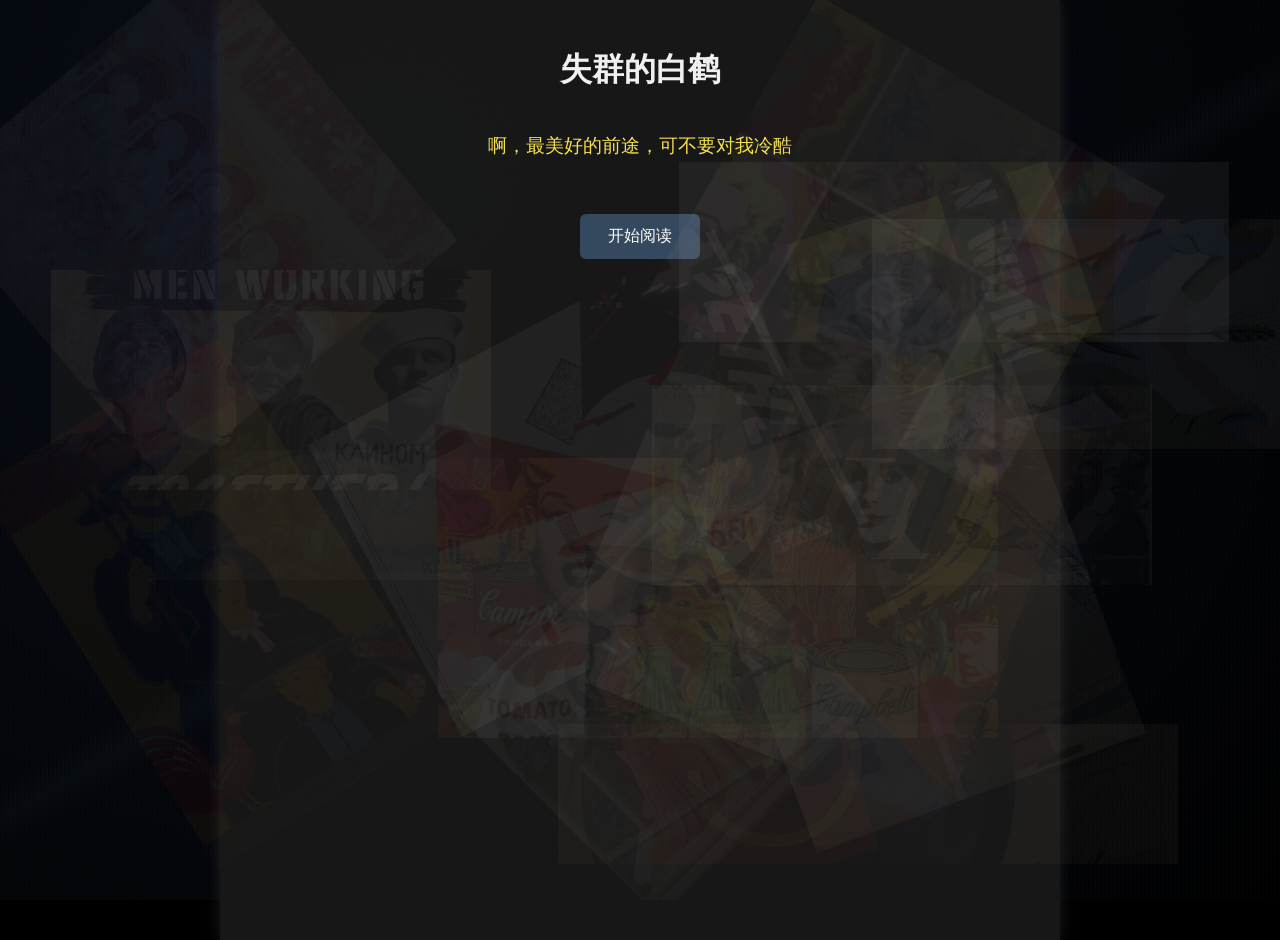
<file: pages/失群的白鹤.html>
<!DOCTYPE html>
<html lang="zh-CN">
<head>
    <meta charset="UTF-8">
    <meta name="viewport" content="width=device-width, initial-scale=1.0">
    <title>失群的白鹤</title>
    <style>
        body {font-family: 'Arial', sans-serif; line-height: 1.8; margin: 0; padding: 0; background-color: #000; color: #e0e0e0; overflow-x: hidden;}
        .container {max-width: 800px; margin: 0 auto; padding: 20px; background-color: rgba(26, 26, 26, 0.92); min-height: 100vh; box-shadow: 0 0 15px rgba(255,255,255,0.1);}
        h1 {text-align: center; color: #f0f0f0; margin-bottom: 10px;}
        h2 {color: #d0d0d0; border-bottom: 2px solid #d0d0d0; padding-bottom: 8px; text-align: center; margin: 40px 0 20px;}
        .subtitle {text-align: center; color: #f5e050; font-size: 1.2em; margin: 30px 0;}
        .scene > p:not(.dialogue):not(.intro) {color: #f5e050; margin: 18px 0;}
        .intro {color: #a0e7a0; font-weight: bold; margin: 20px 0;}
        .dialogue {margin-left: 30px; color: #e0e0e0;}
        .character {font-weight: bold; color: #4da8da;}
        .lang {color: #a0e7a0; font-size: 0.85em; margin-left: 8px;}
        .scene {display: none; animation: fadeIn 1s ease-in-out;}
        .scene.active {display: block;}
        @keyframes fadeIn {from {opacity: 0; transform: translateY(20px);} to {opacity: 1; transform: translateY(0);}}
        .button-container {text-align: center; margin: 50px 0;}
        .next-btn, .prev-btn {display: inline-block; padding: 12px 28px; background: #34495e; color: #fff; border: none; border-radius: 6px; cursor: pointer; font-size: 16px; transition: 0.3s; margin: 0 10px;}
        .next-btn:hover, .prev-btn:hover {background: #2c3e50;}
        .next-btn:disabled, .prev-btn:disabled {background: #555; cursor: not-allowed;}
        .poem {text-align: center; color: #f5e050; line-height: 2.4; margin: 50px 0; font-size: 1.1em;}

    /* 全局复古纹理 + 噪点背景 */
    body::before {
        content: '';
        position: fixed;
        inset: 0;
        background: 
            linear-gradient(30deg, transparent 48%, rgba(70, 90, 110, 0.08) 50%, transparent 52%),
            linear-gradient(-30deg, transparent 48%, rgba(70, 90, 110, 0.06) 50%, transparent 52%),
            repeating-linear-gradient(0deg, transparent, transparent 2px, rgba(30,35,45,0.05) 2px, rgba(30,35,45,0.05) 4px),
            repeating-linear-gradient(90deg, transparent, transparent 2px, rgba(30,35,45,0.05) 2px, rgba(30,35,45,0.05) 4px),
            url('../assets/images/noise.svg'), 
            radial-gradient(circle at 30% 20%, #0a0f1a, #010101);
        background-blend-mode: overlay, screen, multiply, normal;
        opacity: 0.85;
        pointer-events: none;
        z-index: -2;
        transition: opacity 0.3s ease;
    }

    .halftone-overlay {
        position: fixed;
        inset: 0;
        width: 100vw;
        height: 100vh;
        object-fit: cover;
        pointer-events: none;
        mix-blend-mode: overlay;
        opacity: 0.12;
        z-index: -1;
        transition: opacity 0.3s ease;
    }

    .vintage-bg {
        position: fixed;
        inset: 0;
        pointer-events: none;
        z-index: 0;
        overflow: hidden;
        transition: opacity 0.3s ease;
    }
    .vintage-element {
        position: absolute;
        background-size: cover;
        background-position: center;
        background-repeat: no-repeat;
        opacity: 0.05;
        mix-blend-mode: multiply;
        animation: driftVintage linear infinite, pulseVintage 28s ease-in-out infinite alternate;
    }
    @keyframes driftVintage {
        0% { transform: translate(0, 0) rotate(0deg); }
        100% { transform: translate(110px, 110px) rotate(360deg); }
    }
    @keyframes pulseVintage {
        0% { opacity: 0.04; filter: brightness(0.9); }
        100% { opacity: 0.1; filter: brightness(1.1); }
    }
    .v1 { background-image: url('../assets/images/church-kempley.webp'); width: 380px; height: 380px; top: 3%; left: 0%; animation-duration: 170s, 24s; transform: rotate(50deg); }
    .v2 { background-image: url('../assets/images/riveter.webp'); width: 550px; height: 180px; top: 18%; right: 4%; animation-duration: 190s, 28s; }
    .v3 { background-image: url('../assets/images/wpa-pennsylvania.webp'); width: 280px; height: 450px; bottom: 8%; left: 6%; animation-duration: 150s, 20s; transform: rotate(-32deg); }
    .v4 { background-image: url('../assets/images/schwitters-collage.webp'); width: 420px; height: 420px; top: 38%; left: 48%; animation-duration: 210s, 35s; transform: rotate(22deg); }
    .v5 { background-image: url('../assets/images/lissitzky-poster-1920.webp'); width: 620px; height: 140px; bottom: 4%; right: 8%; animation-duration: 180s, 26s; }
    .v6 { background-image: url('../assets/images/wpa-work-pays.webp'); width: 230px; height: 560px; top: 6%; right: 1%; animation-duration: 160s, 22s; transform: rotate(90deg); }
    .v7 { background-image: url('../assets/images/lissitzky-red-wedge.webp'); width: 460px; height: 330px; bottom: 28%; left: 28%; animation-duration: 200s, 30s; transform: rotate(-28deg); }
    .v8 { background-image: url('../assets/images/smarthistory-artwork.webp'); width: 350px; height: 130px; top: 50%; left: 12%; animation-duration: 140s, 18s; }
    .v9 { background-image: url('../assets/images/men-working-together.webp'); width: 180px; height: 400px; top: 12%; left: 62%; animation-duration: 230s, 38s; transform: rotate(72deg); }
    .v10 { background-image: url('../assets/images/amazon-poster.webp'); width: 560px; height: 280px; bottom: 18%; right: 22%; animation-duration: 170s, 27s; }
    .v11 { background-image: url('../assets/images/annunciation-fra-angelico.webp'); width: 300px; height: 300px; top: 62%; left: 40%; animation-duration: 220s, 32s; transform: rotate(-45deg); }
    .v12 { background-image: url('../assets/images/poster-pstjpa.webp'); width: 440px; height: 220px; top: 30%; left: 4%; animation-duration: 180s, 25s; }
    .v13 { background-image: url('../assets/images/uchicago-sightings.webp'); width: 400px; height: 350px; top: 8%; left: 55%; animation-duration: 160s, 23s; transform: rotate(30deg); }
    .v14 { background-image: url('../assets/images/kurt-schwitters.webp'); width: 500px; height: 200px; bottom: 35%; right: 10%; animation-duration: 190s, 27s; }
    .v15 { background-image: url('../assets/images/kastatic-artwork.webp'); width: 350px; height: 400px; top: 45%; right: 15%; animation-duration: 200s, 30s; transform: rotate(-20deg); }
    
    /* 移动端适配 */
    @media (max-width: 768px) {
        .container { padding: 12px; }
        h1 { font-size: 1.5rem; }
        h2 { font-size: 1.2rem; }
        .dialogue { margin-left: 10px; }
        .next-btn, .prev-btn { padding: 10px 14px; font-size: 14px; margin: 14px 6px; }
    }
</style>
</head>
<body>

<!-- 复古背景层 -->
<img class="halftone-overlay" src="data:image/svg+xml;utf8,%3Csvg%20xmlns%3D'http%3A%2F%2Fwww.w3.org%2F2000%2Fsvg'%20width%3D'6'%20height%3D'6'%3E%3Ccircle%20cx%3D'1.5'%20cy%3D'1.5'%20r%3D'1'%20fill%3D'white'%20fill-opacity%3D'0.55'%2F%3E%3C%2Fsvg%3E" alt="" decoding="async">
<div class="vintage-bg">
    <div class="vintage-element v1"></div><div class="vintage-element v2"></div><div class="vintage-element v3"></div>
    <div class="vintage-element v4"></div><div class="vintage-element v5"></div><div class="vintage-element v6"></div>
    <div class="vintage-element v7"></div><div class="vintage-element v8"></div><div class="vintage-element v9"></div>
    <div class="vintage-element v10"></div><div class="vintage-element v11"></div><div class="vintage-element v12"></div>
    <div class="vintage-element v13"></div><div class="vintage-element v14"></div><div class="vintage-element v15"></div>
</div>

    <div class="container">
        <h1>失群的白鹤</h1>
        <p class="subtitle">啊，最美好的前途，可不要对我冷酷</p>

        <div id="scene-0" class="scene active">
            <div class="button-container">
                <button class="next-btn" onclick="nextScene(0)">开始阅读</button>
            </div>
        </div>

        
        <div id="scene-1" class="scene">
            <h2>第一章：异乡之翼</h2>
            <p class="intro">俄罗斯联邦，中西伯利亚，叶尼塞斯克，2047年11月7日</p>
            <p>中西伯利亚高原上寒风呼啸，冷冽的冰霜拍打着无边的针叶林。诡异云层盖住了林海，空气中混杂着松香和烧焦的金属气味，气味伴随着云层笼罩着一层可怖的阴影。</p>
            <p>阴沉的天空中，一颗 “红星“冒着滚滚浓烟，在风霜中摇摇欲坠，艰难爬升着，最终坠入林海，引发熊熊大火。火光映红了冰雪，远处的狼嚎此起彼伏。</p>
            <p>两名护林员正在巡视这片林地，为首的长者眯着眼看了看这怪异的天气立刻拉着新人的衣袖。</p>
            <p class="dialogue"><span class="character">别里切里：</span>快，快去联系叶尼塞斯克的救援队和研究院人员。<span class="lang">【俄】</span></p>
            <p class="dialogue"><span class="character">谢尔盖：</span>发生什么事情了？飞机失事？<span class="lang">【俄】</span></p>
            <p class="dialogue"><span class="character">别里切里：</span>事情没那么简单，赶紧的！<span class="lang">【俄】</span></p>
            <p>别里切里没回答，抓起猎枪冲向火光。不远处的坠落声震耳欲聋。林海深处，坠机废墟中，一名少女的降落伞挂在高耸的冷杉上，身上破旧的苏联红军飞行员制服沾满灰尘，手中紧握一把托卡列夫手枪。</p>
            <p>1943年，斯大林格勒前线，一架波-2双翼机执行夜间破坏任务。低空掠过德军阵地，投掷炸弹并记录着敌方炮兵的位置。突然，一团紫色风暴吞没天空，电光撕裂云层，仪表盘的指正疯狂地乱转，引擎失灵。在危机时刻少女拉开舱门跳出，在失去意识前一刻，她拉开了伞包。</p>
            <p class="dialogue"><span class="character">少女：</span>这是，什么地方？好冷......我是死了吗？<span class="lang">【俄】</span></p>
            <p class="dialogue"><span class="character">少女：</span>我挂在了树上。哈...好冷。要么摔死，要么冻死.....<span class="lang">【俄】</span></p>
            <p>少女渐渐地恢复了意识，鼓起勇气用匕首割断了伞绳落在了雪地上。</p>
            <p class="dialogue"><span class="character">少女：</span>嗯啊！Сука！<span class="lang">【俄】</span></p>
            <p>少女掉入雪堆，检查伤口：手臂擦伤渗血，但并无大碍。她迅速清点装备，环顾四周。</p>
            <p class="dialogue"><span class="character">少女（自言自语）：</span>这里不是斯大林格勒，不是前线，也不是布良斯克……<span class="lang">【俄】</span></p>
            <p>活下去，探明这是哪里，成为了少女唯一的目标。凭借红军飞行员的野外生存训练，她保持冷静。决定向南寻找人烟。她在雪地发现一串狼爪印，边缘有不自然的晶体痕迹。</p>
            <p class="dialogue"><span class="character">少女（低语）：</span>这不是普通的野兽……<span class="lang">【俄】</span></p>
            <p>她将手枪上膛，警觉地前行，小心翼翼地穿越林海，雪地中的机油痕迹指引她来到了自己的飞机前，看着陪伴自己的老伙计的残骸，少女收集了还能利用的资源后离开了这里。</p>
            <p>她包扎好自己的伤口，收集能吃的浆果果腹，仔细地分配着仅剩的干粮。点燃一小堆干苔藓取暖，但很快熄灭，以免引来威胁。她的目标是河流下游，附近可能会有村庄。</p>
            <p>天气越来越诡异，浓厚的云层覆盖着林海，少女手中的指南针在诡异的天气下疯狂地乱转。</p>
            <p class="dialogue"><span class="character">少女（疑惑）：</span>像是，失事前的那场风暴？<span class="lang">【俄】</span></p>
            <p>她发现一处废弃的猎人小屋，里面有苏联时期的地图残片，标着“叶尼塞斯克”。看着地图上标注的时间与猎人小屋里遗留下的日历。</p>
            <p class="dialogue"><span class="character">少女：</span>是在苏联境内，太好了。但这时间...是印刷错了吗？<span class="lang">【俄】</span></p>
            <p>少女继续向南走，希望能找到有人烟的地方。与此同时，别里切里沿着军靴脚印追踪，注意到少女的生存痕迹：削过的松枝、融雪的凹坑和燃烧不久就被熄灭的火坑。</p>
            <p class="dialogue"><span class="character">别里切里：</span>训练有素，像是军人……她去河边了？<span class="lang">【俄】</span></p>
            <p class="dialogue"><span class="character">谢尔盖（通讯音）：</span>我联系到了叶尼塞斯克的救援队还有研究院人员，正在向你的位置赶来。<span class="lang">【俄】</span></p>
            <p class="dialogue"><span class="character">别里切里（通讯音）：</span>她往叶尼塞河下游去了，你们注意。<span class="lang">【俄】</span></p>
            <p>别里切里接近一处林间空地，林中突然窜出一头异化狼，爪子上长出晶体尖刺，毛皮如钢甲。它扑向别里切里，猎枪子弹被异化狼皮肤表面的晶体反射，擦出火花。</p>
            <p class="dialogue"><span class="character">别里切里（咒骂）：</span>Сука！……这不是狼，是怪物！<span class="lang">【俄】</span></p>
            <p>少女听见了不远处身后的枪声，凭借作战经验潜行靠近。她看到别里切里被逼退，三头异化狼在林中游荡，晶体化的爪刺划过白桦树，发出刺耳的金属声。她没有犹豫，利用树影掩护，瞄准一头狼脆弱的眼部。枪声撕裂寂静，怪物哀嚎倒地，紫色的血液渗入雪地，散发出阵阵的腐臭。</p>
            <p class="dialogue"><span class="character">别里切里：</span>（喘息）是……谁？<span class="lang">【俄】</span></p>
            <p class="dialogue"><span class="character">少女：</span>（警惕）别动！红军飞行员。你是谁？<span class="lang">【俄】</span></p>
            <p class="dialogue"><span class="character">别里切里：</span>我是护林员，你从那架双翼机来的？小心！<span class="lang">【俄】</span></p>
            <p>三头异化狼再度扑来，少女开枪击中一头异化生物的弱点。最后一头扑向她，她闪身躲避，寻找着机会，用匕首刺入异化狼脆弱的颈部，紫色的血液溅满军装。战斗耗尽了最后的体力，她双膝一软，倒在雪地上，意识模糊。</p>
            <p class="dialogue"><span class="character">少女（虚弱）：</span>对不起，妈妈…我飞不动了…<span class="lang">【俄】</span></p>
            <p>别里切里从雪地中爬起，抱起少女检查其身上的伤势。一边抱怨着自己的年迈一边向着对讲机里面呼喊着。</p>
            <p class="dialogue"><span class="character">别里切里：</span>谢尔盖！定位我的位置！人在我这里！<span class="lang">【俄】</span></p>
            <p>不久谢尔盖带着救援队与研究院的特工赶到，直升机降落的气浪吹拂起了厚厚的积雪。特工扫描少女的身体与随身物品。</p>
            <p class="dialogue"><span class="character">特工：</span>她是灵能者，我们会送往瑞士锡永总部。<span class="lang">【俄】</span></p>
            <p class="dialogue"><span class="character">别里切里：</span>她来自哪里？<span class="lang">【俄】</span></p>
            <p class="dialogue"><span class="character">特工：</span>根据扫描结果与随身物品来看，应该1940年代。<span class="lang">【俄】</span></p>
            <p>别里切里捡起少女掉落的徽章放在了担架上。</p>
            <p class="dialogue"><span class="character">别里切里（喃喃）：</span>红军的幽灵……她从过去回来了。<span class="lang">【俄】</span></p>

            <div class="button-container">
                <button class="prev-btn" onclick="prevScene(1)">上一章</button>
                <button class="next-btn" onclick="nextScene(1)">下一章</button>
            </div>
        </div>

        
        <div id="scene-2" class="scene">
            <h2>第二章：归乡的过客</h2>
            <p class="intro">瑞士，锡永，米斯泰研究院总部，2047年11月12日</p>
            <p>米斯泰研究院坐落在锡永的不远处，雪峰环绕着一片现代化的白色建筑群，玻璃穹顶反射着阳光。少女在病房中中苏醒，头痛依旧，风暴的余波仿佛仍在脑海中回荡。她的飞行员制服被替换为病服，勋章却被她紧紧攥在手中，那是连接过去的唯一信物。</p>
            <p class="dialogue"><span class="character">医护人员：</span>你昏迷了四天，但是体内的灵能力量已经趋于稳定了….<span class="lang">【英】</span></p>
            <p>还没有等医护人员说完，少女焦急地打断了他们的发言。</p>
            <p class="dialogue"><span class="character">少女（急切）：</span>这里是哪里？是苏联吗？战况怎么样了！我这里有重要的情况要报告！<span class="lang">【俄】</span></p>
            <p>医护人员交换了一个眼神，一名中年女研究员走上前，温和地用俄语回应着少女。</p>
            <p class="dialogue"><span class="character">中年女研究员：</span>同志，这里对你来说，应该是未来。<span class="lang">【俄】</span></p>
            <p class="dialogue"><span class="character">少女（惊恐）：</span>未来？你们在说什么胡话！我不久前还在斯大林格勒执行侦察任务！<span class="lang">【俄】</span></p>
            <p>少女猛地坐起，惊恐和愤怒充斥着她的全身。她揉着太阳穴，迷茫而慌乱，眼睛四处扫视医疗舱的仪器：闪烁的屏幕、心跳监测器，一切现代设备都陌生得像梦魇。</p>
            <p class="dialogue"><span class="character">少女（喃喃自语）：</span>我疯了……这不是真的，我在做梦……还是说，我已经死了？<span class="lang">【俄】</span></p>
            <p class="dialogue"><span class="character">中年女研究员：</span>同志，我们知道这很难接受。别慌张，我们会一步步帮你。你现在很安全。<span class="lang">【俄】</span></p>
            <p class="dialogue"><span class="character">少女（愤怒）：</span>同志？谁和你们是同志？你们是谁？这是哪里？我的战友呢？飞机坠毁前，那场紫色的风暴又是什么……<span class="lang">【俄】</span></p>
            <p class="dialogue"><span class="character">中年女研究员：</span>这里是瑞士，锡永。你……从1943年来了这里。风暴把你带到了我们的时代。<span class="lang">【俄】</span></p>
            <p>少女摇着头，脸色苍白，呼吸急促。</p>
            <p class="dialogue"><span class="character">少女（惊愕）：</span>不可能！我一定是疯了！<span class="lang">【俄】</span></p>
            <p>她试图下床，双腿发软，摔倒在地上。手上的勋章被抛向远处，一旁的研究员急忙扶她起来。</p>
            <p class="dialogue"><span class="character">少女（急躁）：</span>把它给我！<span class="lang">【俄】</span></p>
            <p class="dialogue"><span class="character">中年女研究员：</span>你先好好休息，我们不会逼你现在相信一切。慢慢来，好吗？<span class="lang">【俄】</span></p>
            <p>研究员将勋章放在了病床旁的桌上，安抚着焦躁不安的少女。</p>
            <p>总部的人员理解少女的震惊，这种情况对于他们来说可谓是习以为常。他们先让少女在病房休息，为她提供简单的食物。</p>
            <p>食物是少女熟悉的罗宋汤和大列巴，但她拒绝吃东西，目光警惕地盯着病房门口，蜷缩在床上，语无伦次重复着几句话，时不时发出一些难以描述的词汇。</p>
            <p class="dialogue"><span class="character">少女（惊愕）：</span>这不是我的世界……这是未来？这是未来？！Сука！Сука！！<span class="lang">【俄】</span></p>
            <p>直到一位年迈的研究员小心翼翼地推开房门，坐到了少女的床边。</p>
            <p class="dialogue"><span class="character">年迈的研究员：</span>同志，你能讲讲你的故事吗？我的祖父也是二战的老兵，他参加了柏林战役。<span class="lang">【俄】</span></p>
            <p>少女警惕地盯着面前的老人。</p>
            <p class="dialogue"><span class="character">少女：</span>柏林？<span class="lang">【俄】</span></p>
            <p class="dialogue"><span class="character">年迈的研究员：</span>对，柏林。我们最终胜利了。波二是好飞机，对吧。德国佬他们叫你们“暗夜女巫”。<span class="lang">【俄】</span></p>
            <p>少女的态度稍微缓和了一些，说起自己的飞机，她带有了一丝丝的挂念。</p>
            <p class="dialogue"><span class="character">少女：</span>是啊..它救过我的命。<span class="lang">【俄】</span></p>
            <p>少女始终警惕着一切，即便是老人和她聊着过去的往事，她也没再说什么。</p>
            <p>一天的时间很快，少女就这样子呆呆地坐在床上一整天，望着桌上已经凉着的罗宋汤，她最后还是拿起了瓢羹。</p>
            <p>第二天，少女冲出了病房，研究员并没有阻拦她，而是派人远远跟着。她跌跌撞撞跑进走廊，眼睛瞪大看着周围的一切。LED屏幕播放新闻，自动机器人正在清洁地板，研究员们拿着平板讨论数据。她停走廊的玻璃窗前，盯着外面的无人机巡逻队和电动车。</p>
            <p>少女漫无目的走在长廊中，直到一台扫地机器人撞在了她的脚踝上，她才回过神来。看着身旁人异样的眼光。少女靠着墙壁，慢慢地滑坐在地上，双手抱着头。</p>
            <p class="dialogue"><span class="character">少女（喃喃自语）：</span>这..一定是一场梦..这是未来？我一定是死了..<span class="lang">【俄】</span></p>
            <p>一名研究员蹲下身，扶起了坐在地上的少女。</p>
            <p class="dialogue"><span class="character">研究员：</span>同志，别怕，我们会帮你适应。先去吃点东西，好吗？<span class="lang">【俄】</span></p>
            <p>这些眼前的事实对于少女来说就是一场噩梦，现在的她精神虚弱得独自走路都成问题。在研究员的搀扶下，她踉跄地来到了食堂。</p>
            <p>面对花样繁重的食品，少女还是选择了自己熟悉的罗宋汤和面包。她只吃了一小口便放下了勺子，最终还是说出了心中想问的问题。</p>
            <p class="dialogue"><span class="character">少女：</span>这个世界里面苏联..还在吗？我还有可能回到我的时代吗？<span class="lang">【俄】</span></p>
            <p class="dialogue"><span class="character">研究员：</span>很多都变了，书本会告诉你的，我们现在不会说的太多，等你准备好。至于回去，抱歉，已经发生的事情我们不能改变，我们不能违反诺维科夫自洽性原则，不然会出更大的乱子。<span class="lang">【俄】</span></p>
            <p>少女最后的一丝希望最终被掐灭，她不自觉地点点头，机械地回应着眼前的研究员。</p>
            <p class="dialogue"><span class="character">研究员：</span>你还记得自己的身世吗？比如说自己来自哪里？什么时代？什么名字？<span class="lang">【俄】</span></p>
            <p class="dialogue"><span class="character">少女：</span>我的身世？<span class="lang">【俄】</span></p>
            <p>猛然回想，她才发现，自己竟然记不起自己的名字了，满脑子都是自己的任务和信仰。</p>
            <p class="dialogue"><span class="character">少女：</span>我来自苏联，当时正在执行侦查任务，突然一场紫色的风暴把我卷入...但我的名字我记不起来了，怎么会这样...怎么会这样。<span class="lang">【俄】</span></p>
            <p class="dialogue"><span class="character">研究员：</span>这是正常现象，就像有时候你醒来会忘记自己梦见的内容，但是仔细回想还是能记起来具体内容，慢慢来，不着急。<span class="lang">【俄】</span></p>
            <p>她小步学习，研究员教她开关灯、用水龙头。她摸着平板，别扭地操作着现代物件。从手机到平板，从学习电脑再到使用互联网。</p>
            <p>渐渐地，负责管理少女的研究员开始给她引入历史。二战胜利，冷战的竞争，1991年苏联解体。在每一次有关自己祖国的大事件的时候，她都十分地专注。</p>
            <p>奇怪的是，如此热爱自己祖国的少女并没有太抗拒自己祖国的解体，她没有激烈的嘶吼与表现出任何不甘，唯一能看见的只有那冰冷深邃的斯拉夫式忧郁的眼神。现在的她开始慢慢地接受现实，或许少女总把这些事情埋藏在自己的内心的深处。</p>
            <p>在学习的闲暇之余，她也会去往档案馆翻阅有关于自己参与的历史事件。</p>
            <p class="dialogue"><span class="character">少女：</span>阿库拉·瓦西里耶芙娜·佐里娜，好熟悉的名字...会是我认识的人吗？<span class="lang">【俄】</span></p>
            <p>五月末，少女来到了研究院的花园中，向日葵摇曳，白桦树沙沙作响。这处寂静的花园是她最喜欢的地方，向日葵与白桦树让她有一种熟悉的感觉。</p>
            <p>她坐在长椅，摩挲手中的勋章。不远处的长椅上，星宿坐在上面，满身血渍，眼神空洞地看着手中的狗牌。少女想起了自己曾经在飞行团的队友，在前线的战友。战后都是同样的眼神。最终少女鼓起勇气，来到了星宿的身边，用着蹩脚的英语询问着。</p>
            <p class="dialogue"><span class="character">少女：</span>你..没事吧？<span class="lang">【英】</span></p>
            <p class="dialogue"><span class="character">星宿：</span>抱歉，我想一个人呆着，谢谢你的关心。<span class="lang">【英】</span></p>
            <p>星宿似乎听出了她的俄国口音，开始用俄语对她说话。</p>
            <p class="dialogue"><span class="character">星宿：</span>请问您是？<span class="lang">【俄】</span></p>
            <p class="dialogue"><span class="character">卡林卡：</span>你会说俄语！抱歉，我忘了自己的名字，研究院给我的代号叫卡林卡。我刚来研究院不久，你……受伤了？<span class="lang">【俄】</span></p>
            <p class="dialogue"><span class="character">星宿：</span>我没有受伤，这些是...这是我队友的血..你从哪个时代来的？看你的样子，不像是这个时代的人。<span class="lang">【俄】</span></p>
            <p class="dialogue"><span class="character">卡林卡：</span>我来自苏联，是588航空团的飞行员，在执行任务的时候，一场风暴把我带来的。你知道我不是这个时代的人？<span class="lang">【俄】</span></p>
            <p class="dialogue"><span class="character">星宿：</span>叫我星宿就好，你来花园的时候，我看见你对自动售货机很不熟悉。<span class="lang">【俄】</span></p>
            <p>星宿来了一丝兴致，或许是想通过和卡林卡的交谈来转移自己内心的痛苦。</p>
            <p class="dialogue"><span class="character">星宿：</span>红军飞行员吗？能讲讲你的故事吗？<span class="lang">【俄】</span></p>
            <p>卡林卡打开了话匣，从自己的夜间任务到军旅生涯，讲述自己如何飞入德军的阵地投下炸弹，自己在军旅生涯中和战友们的轶事。</p>
            <p class="dialogue"><span class="character">星宿：</span>著名的“暗夜女巫”，英雄的故事。<span class="lang">【俄】</span></p>
            <p class="dialogue"><span class="character">卡林卡：</span>我不是英雄，只是恰好和英雄们并肩作战罢了。<span class="lang">【俄】</span></p>
            <p>星宿也讲述着自己的故事，给卡林卡普及着现代设备，见到卡林卡的疲惫，星宿慢慢地停止了这个话题，似乎卡林卡还有想问的问题。</p>
            <p class="dialogue"><span class="character">星宿：</span>同志，您好像还有什么想问的？<span class="lang">【俄】</span></p>
            <p class="dialogue"><span class="character">卡林卡：</span>这个时代里，苏联是不是已经没了。<span class="lang">【俄】</span></p>
            <p>看着卡林卡眼中那丝希望，她是多么希望自己的祖国还在。但星宿还是说出那个残酷的现实。</p>
            <p class="dialogue"><span class="character">星宿：</span>苏联解体了，你的祖国成为了历史....<span class="lang">【俄】</span></p>
            <p class="dialogue"><span class="character">卡林卡：</span>谢谢你，星宿同志。<span class="lang">【俄】</span></p>
            <p>今天的午休来得是那么地迅速，卡林卡已经在这条走廊来回走了不下五次了，看着星宿小队作战计划室室的牌子。</p>
            <p>门还没有完全打开，就有一个身影飞奔而来，好奇地打量着卡林卡。看着眼前金发碧眼的少女，卡林卡慌张地在小队办公室里开始寻找着星宿的踪迹。</p>
            <p class="dialogue"><span class="character">星宿：</span>别客气，卡林卡同志，把这里当成自己家就好。<span class="lang">【俄】</span></p>
            <p>星宿不知道从哪个角落里面钻出，来到了卡林卡面前。</p>
            <p class="dialogue"><span class="character">密西西比（好奇）：</span>她就是之前那个大闹医疗部的苏联人吗？好厉害！我也想去大闹一场！每次感觉医疗部的人每次看着我都不是很友善啊。对了，你要来点薯片吗？<span class="lang">【英】</span></p>
            <p class="dialogue"><span class="character">卡林卡（惊讶）：</span>啊？！你，你，你说的是英语？但为什么我能理解你想表达的意思？这是怎么回事？<span class="lang">【俄】</span></p>
            <p class="dialogue"><span class="character">星宿：</span>这就是我们所说的灵能能力，只要你是灵能者，即便说的是自己的母语，也能互相了解对方的意思。<span class="lang">【俄】</span></p>
            <p>话音刚落，密西西比就拿着一桶品客薯片递到了卡林卡。</p>
            <p class="dialogue"><span class="character">密西西比：</span>嘿！开玩笑的啦，尝尝！<span class="lang">【英】</span></p>
            <p class="dialogue"><span class="character">卡林卡：</span>脆脆的，很好吃，谢谢你。<span class="lang">【俄】</span></p>
            <p>一只黑色的渡鸦落在了卡林卡的肩膀上，歪着头盯着卡林卡。</p>
            <p class="dialogue"><span class="character">白金汉：</span>卡林卡小姐，不必惊慌，这是我的朋友。你可以叫我的代号，白金汉，来自19世纪的伦敦。<span class="lang">【英】</span></p>
            <p class="dialogue"><span class="character">卡林卡（惊愕）：</span>你也和我一样吗！？也是因为那些奇怪的原因...<span class="lang">【英】</span></p>
            <p class="dialogue"><span class="character">白金汉：</span>是啊，我们来自过去，这是一个很残酷的现实，但是，我们终会适应现在。<span class="lang">【英】</span></p>
            <p class="dialogue"><span class="character">卡林卡：</span>谢谢你，白金汉同志。<span class="lang">【英】</span></p>
            <p class="dialogue"><span class="character">密西西比：</span>那还等什么呢！派对要开始啦！<span class="lang">【英】</span></p>
            <p>时光飞逝，卡林卡在研究院中很快度过了一个月。心中的思念也越来越沉重。</p>
            <p>十二月的锡永阳光和煦，训练场传来金属碰撞声，汗水与尘土的气味在空气中弥漫。卡林卡的头发在汗水中闪耀，她正休息着，学习操作研究院的现代设施，屏幕的闪烁让她皱眉。</p>
            <p class="dialogue"><span class="character">卡林卡（嘟囔）：</span>这东西比开飞机还难。<span class="lang">【俄】</span></p>
            <p>今天的她穿着白金汉为自己设计的一套衣服，苏联军装和俄罗斯传统服饰的结合体，她站得笔直，瞳孔中闪着坚韧，眼底却藏着孤独。在假期学习中，她了解米斯泰宗旨：为人类文明服务。</p>
            <p>卡林卡恶补自己缺失的知识，冷战、互联网、灵能危机。在档案馆中，她互联上了解到了自己家乡的变迁，秋明变成石油城市。</p>
            <p>闲暇之余她也没有空着，穿越在档案室中寻找着有关斯大林格勒照片，历史书籍上的图片让眼神黯淡，手指轻轻地抚摸着那些熟悉的照片，心中五味杂陈。</p>
            <p class="dialogue"><span class="character">卡林卡（低语）：</span>我..现如今又属于哪里？大家和家都不在了。<span class="lang">【俄】</span></p>
            <p>虽有星宿她们的陪伴，但每次进入夜晚，噩梦都会将她拉回孤独。飞机的坠毁，战友的身影被防空炮火吞没，熟悉的向日葵田化为灰烬。</p>
            <p>她总是从噩梦惊醒，坐在床边双手掩面，肩膀不停地颤抖着，潸然泪下。或许只是星宿她们出于同情，或许大家也只是出于职责，自己总感觉是孤独的。</p>
            <p class="dialogue"><span class="character">卡林卡（抽泣）：</span>..我被遗忘了..我不属于这里..大家都在哪里？<span class="lang">【俄】</span></p>
            <p>她看着星宿推荐的苏联剧集《她来自未来》，哼着片中的结尾曲，询问着自己的未来在哪里。</p>
            <p>寂静的花园是卡林卡除了小队作战室第二喜欢的地方，她坐在向日葵花田的长椅中，呆呆地望着眼前的白桦树。</p>
            <p class="dialogue"><span class="character">星宿：</span>卡林卡同志，最近发生什么了吗？你最近没怎么和大家聊天，一个人呆在这里。<span class="lang">【俄】</span></p>
            <p>两人就在长椅上静静地坐了半个小时，卡林卡才终于开口。</p>
            <p class="dialogue"><span class="character">卡林卡：</span>我梦到我的家乡秋明，我的战友，我的家人……我总感觉被时间和社会抛弃了。<span class="lang">【俄】</span></p>
            <p class="dialogue"><span class="character">星宿：</span>秋明还在。<span class="lang">【俄】</span></p>
            <p class="dialogue"><span class="character">卡林卡：</span>那里，那里还是我的家乡吗？<span class="lang">【俄】</span></p>
            <p class="dialogue"><span class="character">星宿：</span>不回去看看，怎么会知道呢？说不定还能找到自己曾经的记忆。<span class="lang">【俄】</span></p>
            <p class="dialogue"><span class="character">卡林卡：</span>我不知道我能不能面对现在的家乡。<span class="lang">【俄】</span></p>
            <p class="dialogue"><span class="character">星宿：</span>等你准备好后，随时都可以。<span class="lang">【俄】</span></p>
            <p>在卡林卡生日的前夜，星宿小队的成员准备给她一个惊喜。她们溜进卡林卡的房间，布置得井井有条，仿佛这个房间的时代就定格在了那个年代。</p>
            <p>在卡林卡的桌上，还有一个小小的微缩景观，是莫斯科的无名烈士广场。</p>
            <p class="dialogue"><span class="character">密西西比：</span>估计她得乐得跳到桌上！<span class="lang">【英】</span></p>
            <p>从档案馆晚归的卡林卡回到了房间，眼前的景象让她一惊，她的瞳孔猛缩闪烁着泪光，抚摸着桌上的那座微缩景观的手指颤抖着。指尖轻触着上面的铭文，仔细地感受着那一丝丝纹理。</p>
            <p>“你们的名字无人知晓，你们的功绩与世长存”</p>
            <p>密西西比从角落里面蹦跶出来，紧紧地抱住了卡林卡。</p>
            <p class="dialogue"><span class="character">密西西比：</span>生日快乐！<span class="lang">【英】</span></p>
            <p class="dialogue"><span class="character">密西西比（打趣地说着）：</span>咱们制定了旅行计划，要和我们一起去玩玩吗？<span class="lang">【英】</span></p>
            <p class="dialogue"><span class="character">卡林卡（哽咽）：</span>去..去哪里？我最近还要学习很多东西....<span class="lang">【俄】</span></p>
            <p class="dialogue"><span class="character">星宿：</span>去秋明，不想去看看吗？<span class="lang">【俄】</span></p>
            <p>卡林卡带着哭腔，泪水在眼眶中打转，这一次，她哭了出来。她紧紧地抱着密西西比，把这段时间的压抑彻底地发泄了出来。</p>
            <p class="dialogue"><span class="character">密西西比：</span>没事了，一切都会好起来的。<span class="lang">【英】</span></p>

            <div class="button-container">
                <button class="prev-btn" onclick="prevScene(3)">上一章</button>
                <button class="next-btn" onclick="nextScene(3)">下一章</button>
            </div>
        </div>

        
        <div id="scene-4" class="scene">
            <h2>第三章：故乡，追忆与新的生命</h2>
            <p class="intro">俄罗斯联邦，秋明，2047年12月26日</p>
            <p>秋明市的天空笼罩薄雾，高楼上的霓虹灯闪烁，街上车辆引擎嗡鸣，无人机低空掠过的呼啸声刺耳。街头LED屏幕的广告刺激着卡林卡的眼睛，行人低头刷手机，节奏快得让她窒息。她站在机场出口，手中的勋章冰凉，刺痛着她的掌心。</p>
            <p class="dialogue"><span class="character">卡林卡：</span>这..是秋明？<span class="lang">【俄】</span></p>
            <p>曾经的熟悉的故乡已经变成了现代都市，玻璃幕墙与摩天大厦取代了传统的建筑与木屋，机油与尘土的气味在空中弥漫。</p>
            <p class="dialogue"><span class="character">星宿：</span>别着急，同志，我们会一起陪你慢慢寻找。<span class="lang">【俄】</span></p>
            <p class="dialogue"><span class="character">白金汉：</span>记忆会指引你的，卡林卡小姐。<span class="lang">【英】</span></p>
            <p>在研究院的生活中，卡林卡以为自己熟悉了现代的生活。但是步入真正的现代都市，这里的一切还是让她手足无措。不知怎么和现代人交流的她只得摆弄着街道旁的自动售货机。</p>
            <p class="dialogue"><span class="character">卡林卡（抱怨）：</span>这东西，它不听我的...<span class="lang">【俄】</span></p>
            <p class="dialogue"><span class="character">密西西比（打趣）：</span>用手机试一试？要像朋友一样对待这些机器。<span class="lang">【英】</span></p>
            <p>卡林卡困惑地转过头，发现密西西比已经拿着两罐可乐了。卡林卡凭借自己在研究院中学会使用手机的方法，笨拙地从售货机中买了一瓶格瓦斯。</p>
            <p class="dialogue"><span class="character">卡林卡：</span>还是以前的味道。<span class="lang">【俄】</span></p>
            <p>凭借着自己的记忆，卡林卡在秋明的街道上穿梭着，从最开始的信心满满到现如今的漫无目的。</p>
            <p>工业区取代了记忆中的农庄，高架桥遮住了曾经的河流，似乎整个城市如同钢筋混凝土的牢笼将她罩住，也像是一个无尽的迷宫，让她永远也走不出自己的内心。</p>
            <p class="dialogue"><span class="character">卡林卡（倔强）：</span>一定还在！我的家一定还在！<span class="lang">【俄】</span></p>
            <p class="dialogue"><span class="character">星宿：</span>不要担心，卡林卡同志，我们会一直陪着你的。<span class="lang">【俄】</span></p>
            <p>穿越过现代的街道，来到了秋明的老城区。老城区街道狭窄，道路上泛着岁月痕迹，空气中混杂泥土与机油味。周围的一切在卡林卡的眼中渐渐地明亮了起来，这里是她熟悉的世界。她突然开始小跑起来，往着那个记忆中熟悉的方向跑着直到在一栋年代久远的楼前驻足。</p>
            <p>这里已经大变样了。但墙上苏联时期的遗留下来的壁画却依旧醒目。</p>
            <p class="dialogue"><span class="character">卡林卡（哽咽）：</span>是，是这里吗？<span class="lang">【俄】</span></p>
            <p>卡林卡礼貌地拦住一位路人询问着。</p>
            <p class="dialogue"><span class="character">卡林卡：</span>同志，请问一下这里是........<span class="lang">【俄】</span></p>
            <p class="dialogue"><span class="character">路人：</span>不知道，麻烦让开，让开！还得赶时间工作呢！<span class="lang">【俄】</span></p>
            <p>路人急不可耐地轻推着卡林卡，只留下她原地愣住。</p>
            <p class="dialogue"><span class="character">卡林卡：</span>俄罗斯这是怎么了.....为什么大家都没有一丝笑容<span class="lang">【俄】</span></p>
            <p>她满怀期待地钻进楼道，看着熟悉的阶梯。这里的样貌没有变化，但看起来却十分地压抑。</p>
            <p>不知道走了多久，直到卡林卡实在不想走下去了，她坐在阶梯上失落地看着走廊。这里早已经不是家了，甚至自己不知道家是否就是这栋楼。</p>
            <p class="dialogue"><span class="character">白金汉：</span>记忆就是你的家，卡林卡小姐，你的回忆并没有消失，这就是你的故事。<span class="lang">【英】</span></p>
            <p>黄昏的夕阳照耀着秋明的一处墓园，星宿带着卡林卡来到这里的一处墓碑前。墓碑上刻着：阿库拉·瓦西里耶芙娜·佐里娜，苏联英雄。近卫夜间轰炸航空兵第46塔曼团，1943年失踪。</p>
            <p>墓碑的上方，放着一枚金星勋章和卫国战争勋章。</p>
            <p class="dialogue"><span class="character">星宿：</span>你并没有被忘记，研究院联情局的成员查到了你的资料。<span class="lang">【俄】</span></p>
            <p class="dialogue"><span class="character">卡林卡（语无伦次）：</span>这是我的名字？这是..我？我在书上看过...<span class="lang">【俄】</span></p>
            <p>卡林卡抚摸着墓碑，拿起了两枚勋章。</p>
            <p class="dialogue"><span class="character">星宿：</span>你没有被遗忘，你是苏联的英雄，纳粹心中的“夜魔”。<span class="lang">【俄】</span></p>
            <p>墓前枯萎的向日葵诉说着这里曾经发生的故事，卡林卡擦干眼泪，回头拥抱着星宿。</p>
            <p class="dialogue"><span class="character">卡林卡：</span>谢谢你们，同志们......<span class="lang">【俄】</span></p>
            <p>夕阳洒在墓地，向日葵在风中低语，散发清香；白桦树如故乡的哨兵，沙沙作响。卡林卡将两枚勋章别在胸前，在回去的路上，幽静的墓地小路上，她哼唱着星宿推荐给她的那部短剧的结尾曲。</p>
            <p class="poem">
                有个声音来自最美好的远处，<br>
                它在黎明时分含着晨露。<br>
                绚丽灿烂的前景令人心驰神往，<br>
                我像儿时一样雀跃欢呼。<br><br>
                啊，最美好的前途！可不要对我冷酷，<br>
                可不要对我冷酷，不要冷酷！<br>
                我就从零点起步，向最美好的前途<br>
                向最美好的前途，哪怕是漫长的路。<br><br>
                有个声音来自最美好的远处，<br>
                它在召唤我去奇妙国土。<br>
                我听见那声音向我严正发问，<br>
                我为明天尽些什么义务？<br><br>
                我发誓要变得格外善良纯朴，<br>
                誓和朋友分挑患难幸福。<br>
                我要飞快飞快朝那声音奔去，<br>
                踏上人们没有走过的路。
            </p>

            <div class="button-container">
                <button class="prev-btn" onclick="prevScene(4)">上一章</button>
                <button class="next-btn" disabled>故事结束</button>
            </div>
        </div>
    </div>

    <script>
        function nextScene(n) {
            document.querySelectorAll('.scene').forEach(s => s.classList.remove('active'));
            document.getElementById('scene-' + (n + 1)).classList.add('active');
            window.scrollTo({top: 0, behavior: 'smooth'});
        }
        function prevScene(n) {
            document.querySelectorAll('.scene').forEach(s => s.classList.remove('active'));
            document.getElementById('scene-' + (n - 1)).classList.add('active');
            window.scrollTo({top: 0, behavior: 'smooth'});
        }
    </script>
</body>
</html>
</file>
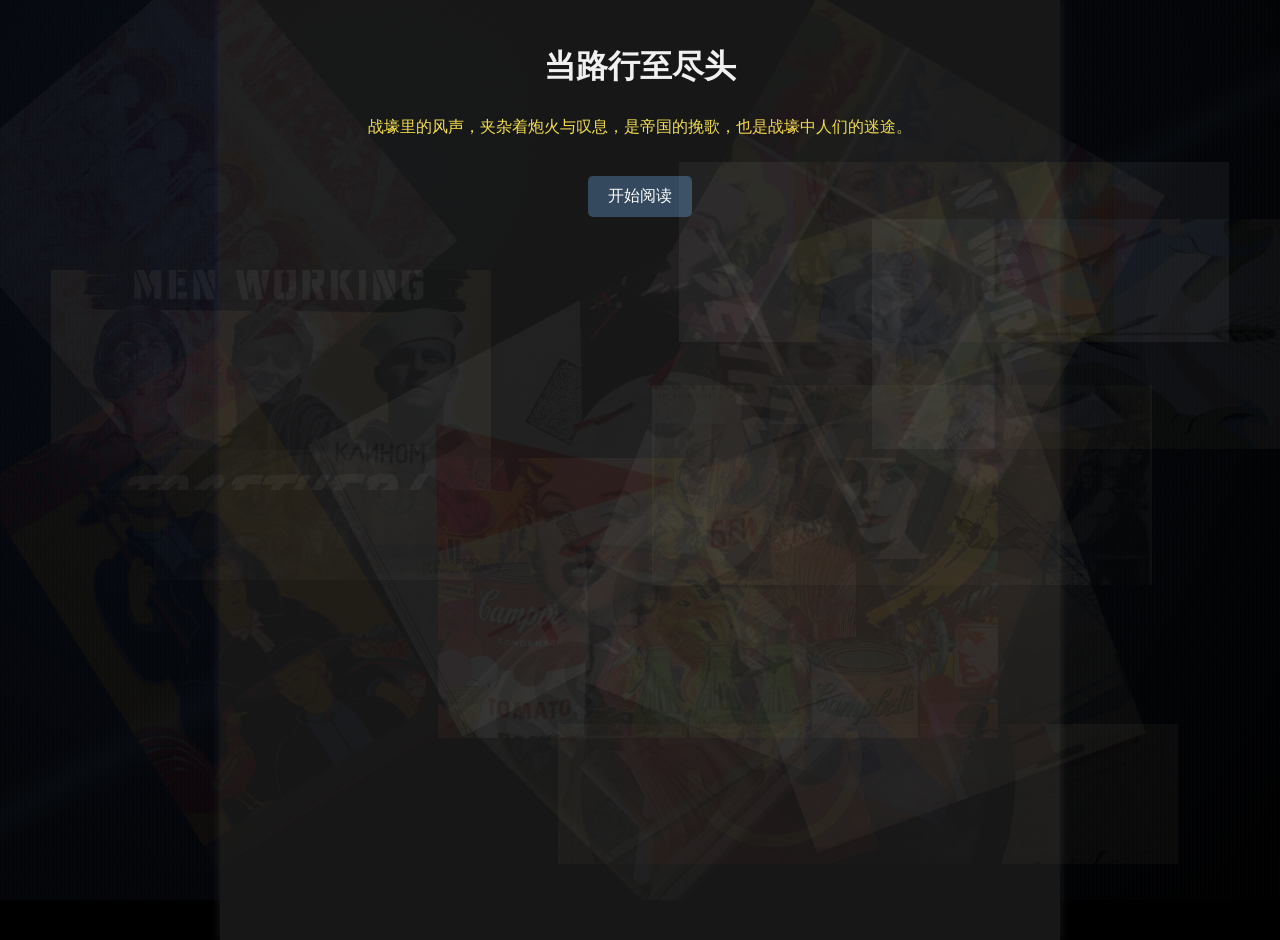
<file: pages/当路行至尽头.html>
<!DOCTYPE html>
<html lang="zh-CN">
<head>
    <meta charset="UTF-8">
    <meta name="viewport" content="width=device-width, initial-scale=1.0">
    <title>当路行至尽头</title>
    <style>
        body {
            font-family: 'Arial', sans-serif;
            line-height: 1.6;
            margin: 0;
            padding: 0;
            background-color: #000000;
            color: #e0e0e0;
            overflow-x: hidden;
        }
        .container {
            max-width: 800px;
            margin: 0 auto;
            padding: 20px;
            background-color: rgba(26, 26, 26, 0.92);
            min-height: 100vh;
            box-shadow: 0 0 10px rgba(255,255,255,0.1);
        }
        h1 {
            text-align: center;
            color: #f0f0f0;
        }
        h2 {
            color: #d0d0d0;
            border-bottom: 2px solid #d0d0d0;
            padding-bottom: 5px;
            text-align: center;
        }
        .scene > p:not(.dialogue):not(.intro) {
            color: #f5e050; /* Soft yellow for narration */
            margin: 15px 0;
        }
        .intro {
            color: #a0e7a0; /* Light green for time/location/characters */
            font-weight: bold;
            margin: 15px 0;
        }
        .dialogue {
            margin-left: 20px;
            font-style: italic;
            color: #e0e0e0; /* Light gray for dialogue */
        }
        .dialogue::before {
            content: '“';
            font-size: 1.2em;
        }
        .dialogue::after {
            content: '”';
            font-size: 1.2em;
        }
        .character {
            font-weight: bold;
            color: #4da8da;
        }
        .scene {
            display: none;
            animation: fadeIn 1s ease-in-out;
        }
        .scene.active {
            display: block;
        }
        @keyframes fadeIn {
            from { opacity: 0; transform: translateY(20px); }
            to { opacity: 1; transform: translateY(0); }
        }
        .next-btn, .prev-btn {
            display: inline-block;
            margin: 20px 10px;
            padding: 10px 20px;
            background-color: #34495e;
            color: #ffffff;
            border: none;
            border-radius: 5px;
            cursor: pointer;
            font-size: 16px;
            text-align: center;
            transition: background-color 0.3s;
        }
        .next-btn:hover, .prev-btn:hover {
            background-color: #2c3e50;
        }
        .next-btn:disabled, .prev-btn:disabled {
            background-color: #666666;
            cursor: not-allowed;
        }
        .button-container {
            text-align: center;
        }

    /* 全局复古纹理 + 噪点背景 */
    body::before {
        content: '';
        position: fixed;
        inset: 0;
        background: 
            linear-gradient(30deg, transparent 48%, rgba(70, 90, 110, 0.08) 50%, transparent 52%),
            linear-gradient(-30deg, transparent 48%, rgba(70, 90, 110, 0.06) 50%, transparent 52%),
            repeating-linear-gradient(0deg, transparent, transparent 2px, rgba(30,35,45,0.05) 2px, rgba(30,35,45,0.05) 4px),
            repeating-linear-gradient(90deg, transparent, transparent 2px, rgba(30,35,45,0.05) 2px, rgba(30,35,45,0.05) 4px),
            url('../assets/images/noise.svg'), 
            radial-gradient(circle at 30% 20%, #0a0f1a, #010101);
        background-blend-mode: overlay, screen, multiply, normal;
        opacity: 0.85;
        pointer-events: none;
        z-index: -2;
        transition: opacity 0.3s ease;
    }

    .halftone-overlay {
        position: fixed;
        inset: 0;
        width: 100vw;
        height: 100vh;
        object-fit: cover;
        pointer-events: none;
        mix-blend-mode: overlay;
        opacity: 0.12;
        z-index: -1;
        transition: opacity 0.3s ease;
    }

    .vintage-bg {
        position: fixed;
        inset: 0;
        pointer-events: none;
        z-index: 0;
        overflow: hidden;
        transition: opacity 0.3s ease;
    }
    .vintage-element {
        position: absolute;
        background-size: cover;
        background-position: center;
        background-repeat: no-repeat;
        opacity: 0.05;
        mix-blend-mode: multiply;
        animation: driftVintage linear infinite, pulseVintage 28s ease-in-out infinite alternate;
    }
    @keyframes driftVintage {
        0% { transform: translate(0, 0) rotate(0deg); }
        100% { transform: translate(110px, 110px) rotate(360deg); }
    }
    @keyframes pulseVintage {
        0% { opacity: 0.04; filter: brightness(0.9); }
        100% { opacity: 0.1; filter: brightness(1.1); }
    }
    .v1 { background-image: url('../assets/images/church-kempley.webp'); width: 380px; height: 380px; top: 3%; left: 0%; animation-duration: 170s, 24s; transform: rotate(50deg); }
    .v2 { background-image: url('../assets/images/riveter.webp'); width: 550px; height: 180px; top: 18%; right: 4%; animation-duration: 190s, 28s; }
    .v3 { background-image: url('../assets/images/wpa-pennsylvania.webp'); width: 280px; height: 450px; bottom: 8%; left: 6%; animation-duration: 150s, 20s; transform: rotate(-32deg); }
    .v4 { background-image: url('../assets/images/schwitters-collage.webp'); width: 420px; height: 420px; top: 38%; left: 48%; animation-duration: 210s, 35s; transform: rotate(22deg); }
    .v5 { background-image: url('../assets/images/lissitzky-poster-1920.webp'); width: 620px; height: 140px; bottom: 4%; right: 8%; animation-duration: 180s, 26s; }
    .v6 { background-image: url('../assets/images/wpa-work-pays.webp'); width: 230px; height: 560px; top: 6%; right: 1%; animation-duration: 160s, 22s; transform: rotate(90deg); }
    .v7 { background-image: url('../assets/images/lissitzky-red-wedge.webp'); width: 460px; height: 330px; bottom: 28%; left: 28%; animation-duration: 200s, 30s; transform: rotate(-28deg); }
    .v8 { background-image: url('../assets/images/smarthistory-artwork.webp'); width: 350px; height: 130px; top: 50%; left: 12%; animation-duration: 140s, 18s; }
    .v9 { background-image: url('../assets/images/men-working-together.webp'); width: 180px; height: 400px; top: 12%; left: 62%; animation-duration: 230s, 38s; transform: rotate(72deg); }
    .v10 { background-image: url('../assets/images/amazon-poster.webp'); width: 560px; height: 280px; bottom: 18%; right: 22%; animation-duration: 170s, 27s; }
    .v11 { background-image: url('../assets/images/annunciation-fra-angelico.webp'); width: 300px; height: 300px; top: 62%; left: 40%; animation-duration: 220s, 32s; transform: rotate(-45deg); }
    .v12 { background-image: url('../assets/images/poster-pstjpa.webp'); width: 440px; height: 220px; top: 30%; left: 4%; animation-duration: 180s, 25s; }
    .v13 { background-image: url('../assets/images/uchicago-sightings.webp'); width: 400px; height: 350px; top: 8%; left: 55%; animation-duration: 160s, 23s; transform: rotate(30deg); }
    .v14 { background-image: url('../assets/images/kurt-schwitters.webp'); width: 500px; height: 200px; bottom: 35%; right: 10%; animation-duration: 190s, 27s; }
    .v15 { background-image: url('../assets/images/kastatic-artwork.webp'); width: 350px; height: 400px; top: 45%; right: 15%; animation-duration: 200s, 30s; transform: rotate(-20deg); }
    
    /* 移动端适配 */
    @media (max-width: 768px) {
        .container { padding: 12px; }
        h1 { font-size: 1.5rem; }
        h2 { font-size: 1.2rem; }
        .dialogue { margin-left: 10px; }
        .next-btn, .prev-btn { padding: 10px 14px; font-size: 14px; margin: 14px 6px; }
    }
</style>
</head>
<body>

<!-- 复古背景层 -->
<img class="halftone-overlay" src="data:image/svg+xml;utf8,%3Csvg%20xmlns%3D'http%3A%2F%2Fwww.w3.org%2F2000%2Fsvg'%20width%3D'6'%20height%3D'6'%3E%3Ccircle%20cx%3D'1.5'%20cy%3D'1.5'%20r%3D'1'%20fill%3D'white'%20fill-opacity%3D'0.55'%2F%3E%3C%2Fsvg%3E" alt="" decoding="async">
<div class="vintage-bg">
    <div class="vintage-element v1"></div><div class="vintage-element v2"></div><div class="vintage-element v3"></div>
    <div class="vintage-element v4"></div><div class="vintage-element v5"></div><div class="vintage-element v6"></div>
    <div class="vintage-element v7"></div><div class="vintage-element v8"></div><div class="vintage-element v9"></div>
    <div class="vintage-element v10"></div><div class="vintage-element v11"></div><div class="vintage-element v12"></div>
    <div class="vintage-element v13"></div><div class="vintage-element v14"></div><div class="vintage-element v15"></div>
</div>

    <div class="container">
        <h1>当路行至尽头</h1>
        <p align="center" style="color: #f5e050;">战壕里的风声，夹杂着炮火与叹息，是帝国的挽歌，也是战壕中人们的迷途。</p>

        <div id="scene-0" class="scene active">
            <div class="button-container">
                <button class="next-btn" onclick="nextScene(0)">开始阅读</button>
            </div>
        </div>

        <div id="scene-1" class="scene">
            <h2>第一幕：寒夜歌声</h2>
            <p class="intro"><strong>1914年12月24日</strong><br>德国西部前线，伊普尔附近<br><strong>角色：</strong>星宿，不来梅（同盟国阵地）。密西西比，白金汉，卡林卡（协约国阵地）</p>
            <p>1914年圣诞前夜，伊普尔前线的战壕被冰霜覆盖，寒风夹杂着火药味刺入骨髓。德军与英法联军的战线僵持在无人区后，泥泞的壕沟里，士兵蜷缩在毯子里，冻僵的手指攥着步枪。</p>
            <p>星宿小队分赴双方阵地，调查战场上的灵能异常。随行的还有刚刚加入研究院不久的不来梅。一位17岁的德意志贵族少年，穿着褪色的德意志军服，胸前的德意志雄鹰徽章在月光照耀下暗淡无光。他站在战壕边缘，凝视着对面的阵地，喃喃自语。</p>
            <p><strong>同盟国阵地方面：</strong></p>
            <p class="dialogue"><span class="character">不来梅：</span> 圣诞节.....教堂里面也该亮起烛光了吧。可这里....却只有月光与死亡。</p>
            <p class="dialogue"><span class="character">不来梅：</span> 星宿小姐，我的德意志不该如此。战争吞噬着士兵，人们因为简单的理由就变为野兽……我们不能做些什么吗？</p>
            <p class="dialogue"><span class="character">星宿（低声）：</span> 抱歉，不来梅。我们不能改变历史，但或许，今晚我们可以尝试做点什么。</p>
            <p>不来梅与星宿继续向着战壕深处前进，目光扫过战壕里面蜷缩的士兵。年轻的面孔，满身泥泞、沿途的士兵投来异样的目光，他们认出不来梅的服饰与勋章，低声议论着。</p>
            <p class="dialogue">“又来一个少爷？来前线装装样子？”</p>
            <p class="dialogue">“不好说，也有挺多少爷不是在和我们并肩作战吗？”</p>
            <p class="dialogue">“看他这样子，像是吓坏了……”</p>
            <p>不来梅低着头，避开他们的目光。他想起了自己在研究院之中学到的历史，战争的失败，凡尔赛的屈辱，德意志滑向更深的深渊。他的心像被针刺，贵族的荣耀与反战的信念在他心中撕扯。</p>
            <p>一阵低沉的歌声传来，一个灰头土脸的年轻人低声唱着《平安夜，圣善夜》。歌声微弱，这一丝微弱的歌声夹杂着远处零星的炮火声飘向无人区，飘向对面的协约国阵地。</p>
            <p>低声哼歌的士兵注意到了不来梅也在旁白和他一起哼歌。</p>
            <p class="dialogue"><span class="character">德军士兵：</span> 少爷，对面也在唱歌.....或许他们也想家了吧。</p>
            <p class="dialogue"><span class="character">不来梅（轻声）：</span> 也许是吧.......可能今晚我们不是敌人。</p>
            <p>不来梅低声加入合唱，德军营地逐渐响起齐声的《平安夜》，歌声在寒风中回荡，温暖了冰冷的战壕。</p>
            <p><strong>协约国阵地方面：</strong></p>
            <p class="dialogue"><span class="character">密西西比：</span> 这鬼地方比冰箱里面还冷！不知道星宿小姐那边怎么样了？这里看起来蛮正常的。</p>
            <p class="dialogue"><span class="character">卡林卡（沉思）：</span> 不知道东线的环境是什么样的.....那些俄罗斯的底层士兵们......</p>
            <p class="dialogue"><span class="character">白金汉：</span> 你们听见了吗，对面阵地在唱平安夜。</p>
            <p>协约国的阵地内，一名苏格兰士兵拿起风笛也开始演奏起来。英军与法军也开始随着风笛唱起了歌，无人区的死寂被两边的歌声打破。此时，无论是哪一边，每个人都会回忆起最温暖的时刻，家乡。</p>
            <p>夜色深沉，月光照耀无人区。一名德军士兵点燃蜡烛，插在战壕边缘，装饰着一棵用破布条与空弹壳装饰的半截枯树。</p>
            <p class="dialogue"><span class="character">德军士兵：</span> 他们在演奏平安夜...</p>
            <p>德军阵营陷入了短暂的寂静，随之而来的是更大的合唱。带头领唱的德军士兵举起了他“自制”的小圣诞树慢慢的走出战壕。这次迎接他的不是枪炮，而是掌声。他向无人区走着，一直到战场中央，一直到看清楚为他鼓掌的英军。</p>
            <p class="dialogue"><span class="character">德军士兵：</span> 圣诞快乐，英格兰人。</p>
            <p class="dialogue"><span class="character">英军士兵（笑）：</span> 圣诞快乐，德国人，但我们不是英格兰人，我们是苏格兰人，</p>
            <p>英军营地随之爆发一阵欢笑。</p>
            <p>不来梅看向身旁的星宿，眼中闪过犹豫与惊喜。</p>
            <p class="dialogue"><span class="character">不来梅：</span> 星宿小姐，这或许是.....和平的时刻？</p>
            <p>星宿点点头，也和士兵们走出了战壕。</p>
            <p>士兵们聚在战壕上互相看着对方，直到指挥官的到来。德军，英法的指挥官走到了战场的中央。就站在那颗小圣诞树旁。经过讨论，他们做了一个决定，在平安夜停战一天，反正今晚上战争也不会有结果。</p>
            <p>随后他们返回了各自的战壕，举杯出来。在互相说了一声“圣诞快乐”之后，协议就这样达成了。</p>
            <p>他们身后的士兵们纷纷走出战壕，照明弹代替了节日的烟火，但此刻的无人区在照明弹的照耀下代表的不是死亡，而是希望。平时一片死寂的无人区喧嚣了起来。</p>
            <div class="button-container">
                <button class="prev-btn" onclick="prevScene(1)">上一幕</button>
                <button class="next-btn" onclick="nextScene(1)">下一幕</button>
            </div>
        </div>

        <div id="scene-2" class="scene">
            <h2>第二幕：无人区的平安夜</h2>
            <p class="intro"><strong>1914年12月24日</strong><br>伊普尔无人区<br><strong>角色：</strong>星宿、不来梅、卡林卡、白金汉、密西西比</p>
            <p>士兵们在无人区里欢聚，此时并没有什么德军，英军，法军。只有活生生的普通人，为了活着的普通人。他们互相分享着自己获得的圣诞礼物，罐头，香槟，巧克力.....他们给对方展示自己的家庭和漂亮的妻子.....他们在无人区中央为战壕里收养的小猫取着名字......</p>
            <p>最后他们一起脱下军帽，卸下阵营的象征，在一名神父的带领下，为逝者祈祷。无论虔诚与否，此刻，他们是朋友。</p>
            <p>这里是前线，是炼狱，是火与铁，泪与血交织的无光之地。但他们至少今天用和平建造了一座能让自己喘息的乐园。</p>
            <p>密西西比带着白金汉与卡林卡穿越联军的人群，挤到了星宿的身旁</p>
            <p class="dialogue"><span class="character">密西西比：</span> 星宿小姐！你们那边怎么样，我们这边冷得快没知觉了！</p>
            <p class="dialogue"><span class="character">白金汉：</span> 目前协约国阵地并没有发现任何异常，星宿小姐那边呢？</p>
            <p class="dialogue"><span class="character">星宿：</span> 我和不来梅也没有发现任何异常，难到说异常在无人区中央？</p>
            <p class="dialogue"><span class="character">卡林卡（疑惑）：</span> 怎么感觉每次研究院提供的情报都有点.....偏差？</p>
            <p class="dialogue"><span class="character">密西西比（吐槽）：</span> 这次至少还能定位到正确的地点和时间，我就怕下次把我们送到什么奇奇怪怪的地方去了。</p>
            <p>一旁的不来梅坐在炮弹掀起的泥土堆上，翻开他手抄的诗集，读出《浮士德》。</p>
            <p class="dialogue"><span class="character">不来梅：</span> 人只要心怀希望，就能超越苦难。今晚，我看到人类的灵魂....</p>
            <p>一旁的法军前线指挥官看着不来梅坐在土堆上读着什么也走了过来。</p>
            <p class="dialogue"><span class="character">皮埃尔：</span> 你好，我叫皮埃尔。要来一杯香槟吗？还有这些，小姐们？</p>
            <p>密西西比接过皮埃尔的杯子大口喝了起来，丝毫不在意周围士兵的目光。等到密西西比干掉一整杯香槟后，周围的士兵爆发了热烈的掌声。</p>
            <p class="dialogue"><span class="character">士兵们：</span>（欢呼声！）</p>
            <p class="dialogue"><span class="character">密西西比（高兴）：</span> 谢谢，谢谢。</p>
            <p class="dialogue"><span class="character">皮埃尔：</span> 是研究院的人员吗？刚刚我在战壕中注意到你们了。</p>
            <p class="dialogue"><span class="character">星宿：</span> 是的，少尉先生。研究院方面通知我们这里有异常状况，我想作为指挥官，你不会拿自己士兵的生命来冒险吧。</p>
            <p>皮埃尔顿了顿，看了看身后欢聚的士兵，不同的军装混杂在一起，就像战争从未发生过一般。</p>
            <p class="dialogue"><span class="character">皮埃尔：</span> 请您们稍等，我去联系一下德军和英军的指挥官。</p>
            <p>不一会儿，双方的指挥官来到了星宿身旁。</p>
            <p class="dialogue"><span class="character">冯·施密特：</span> 您好，研究院的小姐。前线指挥部也接到了科隆研究院方面的通知，说你们会来。你们也在我方战壕处巡查了，没有发现什么异常。</p>
            <p class="dialogue"><span class="character">布莱克：</span> 英军战壕处也没有发现任何异常，这位白金汉小姐也来过我们这里，还带着坎特伯雷大教堂的批文。</p>
            <p class="dialogue"><span class="character">星宿：</span> 异常并不出自各方的阵地，而是在无人区里面。</p>
            <p class="dialogue"><span class="character">皮埃尔：</span> 无人区？</p>
            <p class="dialogue"><span class="character">星宿：</span> 诸位最近有发现什么异常吗？</p>
            <p class="dialogue"><span class="character">布莱克：</span> 越临近圣诞节就越容易听见类似教堂的钟声，但这方圆十几里没有一栋完好的建筑。</p>
            <p class="dialogue"><span class="character">冯·施密特：</span> 像是丧钟一般，我的士兵也经常对我说看见了死去的战友，我以为是压力导致的.....</p>
            <p class="dialogue"><span class="character">皮埃尔：</span> 我方这边也是同样的状况，这些线索有用吗？</p>
            <p class="dialogue"><span class="character">星宿：</span> 应该有用，既然异常情况如此明确，我们等待下次的异常出现就好。</p>
            <p class="dialogue"><span class="character">皮埃尔：</span> 好，那么今天...</p>
            <p class="dialogue"><span class="character">星宿（微笑）：</span> 今天就先庆祝吧，圣诞快乐。</p>
            <div class="button-container">
                <button class="prev-btn" onclick="prevScene(2)">上一幕</button>
                <button class="next-btn" onclick="nextScene(2)">下一幕</button>
            </div>
        </div>

        <div id="scene-3" class="scene">
            <h2>第三幕：无人之境的微光</h2>
            <p class="intro"><strong>1914年12月25日</strong><br>伊普尔无人区<br><strong>角色：</strong>星宿，不来梅，卡林卡，白金汉，密西西比</p>
            <p>圣诞清晨，停战的气氛被无人区深处的钟声打破。刺耳低鸣，似逝者的叹息。在钟声回想之处满是战场残骸---士兵的尸体与遗物。</p>
            <p>那是一处巨大的炮弹坑，里面有被血侵染的家书、铁十字勋章、毁坏的风笛，空气中弥漫着金属味。星宿小队与双方士兵们循着声音过来，部分人举起步枪瞄着弹坑向身边人说到。</p>
            <p class="dialogue"><span class="character">士兵A：</span> 你们听见了吗？像是教堂的钟声。</p>
            <p class="dialogue"><span class="character">士兵B：</span> 是从坑里传来的……</p>
            <p>不来梅跳进炮弹坑，捡起了坑中尸体旁的家书。他盯着家书上的字，像是在摆脱什么而挣扎。“亲爱的玛利亚，我想回家。为什么我们要来到这里憎恨那些素未谋面的人们并朝他们开枪.......”</p>
            <p class="dialogue"><span class="character">星宿：</span> 异常源头就在下面。</p>
            <p>在星宿的指挥下，士兵们拿着铁锹开始向炮弹坑挖去，直到挖出一座十字架。</p>
            <p class="dialogue"><span class="character">士兵A：</span> 下面是一座教堂吗？</p>
            <p class="dialogue"><span class="character">士兵B：</span> 好像是教堂的顶座....往下挖一点应该就是教堂的钟了....</p>
            <p>士兵们逐渐停止了手中的铁锹，一口青铜钟已经从泥泞中显现。上面弹痕累累，还有刻有许多拉丁文字符。</p>
            <p class="dialogue"><span class="character">白金汉：</span> 是这口钟没错。上面刻着Pax Hominibus，是拉丁语，意思是愿人类和平。</p>
            <p>士兵们听着这句话陷入了沉思，直到指挥官到来才把钟搬出炮弹坑。</p>
            <p class="dialogue"><span class="character">皮埃尔：</span> 小姐们，问题解决了吗？</p>
            <p class="dialogue"><span class="character">星宿：</span> 已经找到问题根源了，皮埃尔少尉。但是这口钟的具体背景我们也不知道，只能送回研究院瑞士总部。</p>
            <p>灵能异常的“闹剧”很快就收场，士兵们陆续返回战壕，重新拿起步枪。但经历了昨晚上停战，虽然只有短短的一夜，可没有人再愿意向这些新认识的朋友开枪。士兵们举着步枪朝向对面，但手指却远离扳机。</p>
            <p>士兵们面面相觑，看向了各自的指挥官。直到三位指挥官又回到了那颗小圣诞树旁。</p>
            <p class="dialogue"><span class="character">布莱克：</span> 今天是圣诞节，耶稣的生日。埋葬逝者是理所应当的事情。</p>
            <p class="dialogue"><span class="character">冯·施密特&皮埃尔：</span> 我们也这么认为。</p>
            <p>在三方指挥官的带领下，士兵们通力合作，埋葬战死在这片土地的同胞。做完封装仪式的星宿小队也加入士兵们的队列。用木板制作简易十字架，插在坟前。</p>
            <p class="dialogue"><span class="character">星宿：</span> 指挥官先生们，您们谁有多余的马车能借用一下，我们可不能把这东西搬回瑞士。</p>
            <p>在三方的协作下，德国的车身，英法的马匹组成了运回钟的马车。星宿坐在车上，凝视战场。士兵们打扫完战场，开始踢起一颗不知从哪来的足球，欢笑声短暂掩盖了硝烟。</p>
            <p class="dialogue"><span class="character">星宿（低声自语）：</span> 明天的战死，只会比昨日的幸福更加残酷.....</p>
            <p>星宿动了动身，手臂上缠绕的狗牌碰撞发出了清脆的响声，那是逝去的朋友们。不来梅望向嬉戏的士兵，眼中满是忧伤。</p>
            <p class="dialogue"><span class="character">不来梅：</span> 星宿小姐，他们明明成为了朋友....可.....难道他们回去就要转身射杀送他们礼物的朋友们吗？</p>
            <p>星宿没有说话，只是静静地看着眼前的和平，短暂的和平。</p>
            <p>在欢声笑语后，随之而来的是更加残酷和悲惨的故事。冯·施密特上尉来到星宿小队的马车前驻足，在犹豫不决许久后告诉了星宿小队一些信息。</p>
            <p class="dialogue"><span class="character">冯·施密特：</span> 研究院的小姐，一会儿我们的炮兵就要开始对协约国的阵地展开炮击。回瑞士的时候，路上小心一点。或者，先来我们战壕躲避？</p>
            <p>在德军指挥官的招呼下，英法的士兵也来到了德军的战壕中。不久，便是铺天盖地的炮弹砸向协约国的营地。士兵们蜷缩在同一战壕，紧紧相依。</p>
            <p>炮击结束后，布莱克邀请德军到英军战壕躲避报复炮击。双方来来往往，直到上级指挥部告诉他们炮击已经停止。</p>
            <p class="dialogue"><span class="character">冯·施密特：</span> 谢谢...</p>
            <p class="dialogue"><span class="character">布莱克：</span> 也谢谢你们.....</p>
            <p class="dialogue"><span class="character">冯·施密特：</span> 希望你们在接下来的战争中活下来。</p>
            <p class="dialogue"><span class="character">皮埃尔：</span> 你也是。</p>
            <p>然而，上层指挥部从士兵寄回的家书中发现了前线荒诞的“和平”。在双方刚结束炮击后不久，新来的部队与更高军衔的指挥官便来到了前线。</p>
            <p>在炮击结束后，还有一名德军士兵在无人区之中找寻着什么，协约国指挥官看见之后便命令士兵开枪，可苏格兰士兵们犹豫不决，直到在长官的再三命令下才向天鸣枪警告。</p>
            <p class="dialogue"><span class="character">协约国指挥官（怒吼）：</span> 你们在干什么！布莱克！皮埃尔！你们的士兵在干什么！</p>
            <p>最终一声枪响打破了协约国战壕的喧嚣。那名士兵自杀了，倒在无人区中央，在那颗小小的圣诞树旁，和他唯一的亲人长眠在了一起。</p>
            <div class="button-container">
                <button class="prev-btn" onclick="prevScene(3)">上一幕</button>
                <button class="next-btn" onclick="nextScene(3)">下一幕</button>
            </div>
        </div>

        <div id="scene-4" class="scene">
            <h2>第四幕：当路行至尽头</h2>
            <p class="intro"><strong>1914年12月25日</strong><br>伊普尔无人区<br><strong>角色：</strong>星宿，不来梅，卡林卡，白金汉，密西西比</p>
            <p class="dialogue"><span class="character">协约国指挥官（冷声）：</span> 研究院的人？昨天你们不是已经解决了问题吗？现在快点离开。</p>
            <p>马车行驶在协约国阵地，路旁是昨晚共度佳节的士兵，他们目送着星宿小队的离开。就在此时，炮弹在马车附近爆炸，冲击波将星宿掀下马车。</p>
            <p class="dialogue"><span class="character">卡林卡（喊道）：</span> 星宿小姐！白金汉，密西西比，你们快架车走，我去背星宿小姐。</p>
            <p class="dialogue"><span class="character">密西西比（咒骂）：</span> 小心点，卡林卡姐。Goddamn，这轮子陷入泥坑里面了。</p>
            <p>此时的德军士兵们开始向协约国阵地发起冲锋，越来越近的冲锋声换来的却是纹丝不动的马车。</p>
            <p class="dialogue"><span class="character">白金汉：</span> 不行，马匹也拉不动。轮子彻底陷入泥潭了。</p>
            <p>这时一队协约国士兵在一侧开始帮忙推车，还有一队刚刚冲到面前的德军士兵。是昨晚结识的“好友”。</p>
            <p class="dialogue"><span class="character">德军士兵：</span> 加油，推！再加把劲。</p>
            <p class="dialogue"><span class="character">英军士兵：</span> 你们得活着回去，我们还有很多家书在你们身上，记得帮我们寄回去！</p>
            <p class="dialogue"><span class="character">法军士兵：</span> 快！快！轮子要出来了！研究院的诸位，不要忘了我们的故事......</p>
            <p>马车脱困，卡林卡也背着星宿来到了马车旁。</p>
            <p class="dialogue"><span class="character">德军士兵：</span> 快走，我帮你们看着我方大部队。</p>
            <p>混乱之后，战场重归于寂静。星宿捂着脑袋从马车的车斗上坐了起来。</p>
            <p class="dialogue"><span class="character">星宿（低声）：</span> 该死....</p>
            <p class="dialogue"><span class="character">白金汉：</span> 星宿，你可吓死我们了。</p>
            <p class="dialogue"><span class="character">密西西比：</span> 对啊对啊，你出了什么事情我们怎么交代。</p>
            <p>星宿回头，硝烟弥漫的战场上，冯·施密特与皮埃尔的尸体相依，布莱克的遗体不远处，似在死前试图爬向同伴。小圣诞树孤立在无人区中央，上面的破布条在炮火中飘摇。</p>
            <p>不来梅望着重回战场的士兵，眼中满是破碎的悲伤。</p>
            <p class="dialogue"><span class="character">不来梅：</span> 他们明明成为了朋友……可转眼间，就要互相射杀......</p>
            <p>小队在尸体注视下穿越泥泞，擦肩而过的是赶赴战场的新兵。马车渐渐消失在地平线上，直到行至道路尽头。</p>
            <div class="button-container">
                <button class="prev-btn" onclick="prevScene(4)">上一幕</button>
                <button class="next-btn" disabled>故事结束</button>
            </div>
        </div>
    </div>

    <script>
        function nextScene(current) {
            const currentScene = document.getElementById(`scene-${current}`);
            const nextScene = document.getElementById(`scene-${current + 1}`);
            
            if (nextScene) {
                currentScene.classList.remove('active');
                nextScene.classList.add('active');
                window.scrollTo({ top: 0, behavior: 'smooth' });
            }
        }

        function prevScene(current) {
            const currentScene = document.getElementById(`scene-${current}`);
            const prevScene = document.getElementById(`scene-${current - 1}`);
            
            if (prevScene) {
                currentScene.classList.remove('active');
                prevScene.classList.add('active');
                window.scrollTo({ top: 0, behavior: 'smooth' });
            }
        }
    </script>
</body>
</html>
</file>
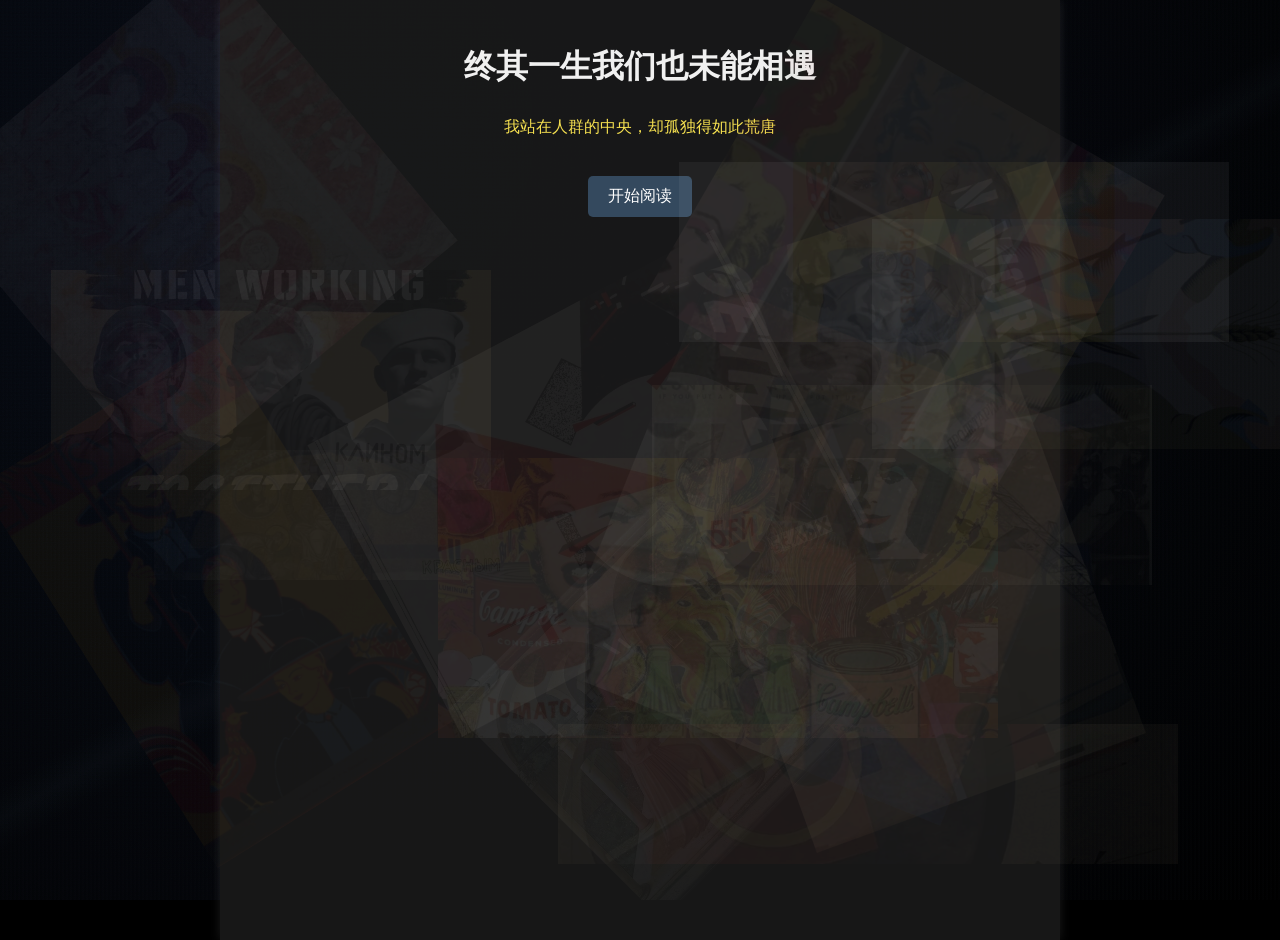
<file: pages/终其一生我们也未能相遇.html>
<!DOCTYPE html>
<html lang="zh-CN">
<head>
    <meta charset="UTF-8">
    <meta name="viewport" content="width=device-width, initial-scale=1.0">
    <title>终其一生我们也未能相遇</title>
    <style>
        body {
            font-family: 'Arial', sans-serif;
            line-height: 1.6;
            margin: 0;
            padding: 0;
            background-color: #000000;
            color: #e0e0e0;
            overflow-x: hidden;
        }
        .container {
            max-width: 800px;
            margin: 0 auto;
            padding: 20px;
            background-color: rgba(26, 26, 26, 0.92);
            min-height: 100vh;
            box-shadow: 0 0 10px rgba(255,255,255,0.1);
        }
        h1 {
            text-align: center;
            color: #f0f0f0;
        }
        h2 {
            color: #d0d0d0;
            border-bottom: 2px solid #d0d0d0;
            padding-bottom: 5px;
            text-align: center;
        }
        .scene > p:not(.dialogue):not(.intro) {
            color: #f5e050; /* Soft yellow for narration */
            margin: 15px 0;
        }
        .intro {
            color: #a0e7a0; /* Light green for time/location/characters */
            font-weight: bold;
            margin: 15px 0;
        }
        .dialogue {
            margin-left: 20px;
            font-style: italic;
            color: #e0e0e0;
        }
        .dialogue::before {
            content: '“';
            font-size: 1.2em;
        }
        .dialogue::after {
            content: '”';
            font-size: 1.2em;
        }
        .character {
            font-weight: bold;
            color: #4da8da;
        }
        .scene {
            display: none;
            animation: fadeIn 1s ease-in-out;
        }
        .scene.active {
            display: block;
        }
        @keyframes fadeIn {
            from { opacity: 0; transform: translateY(20px); }
            to { opacity: 1; transform: translateY(0); }
        }
        .next-btn, .prev-btn {
            display: inline-block;
            margin: 20px 10px;
            padding: 10px 20px;
            background-color: #34495e;
            color: #ffffff;
            border: none;
            border-radius: 5px;
            cursor: pointer;
            font-size: 16px;
            text-align: center;
            transition: background-color 0.3s;
        }
        .next-btn:hover, .prev-btn:hover {
            background-color: #2c3e50;
        }
        .next-btn:disabled, .prev-btn:disabled {
            background-color: #666666;
            cursor: not-allowed;
        }
        .button-container {
            text-align: center;
        }

    /* 全局复古纹理 + 噪点背景 */
    body::before {
        content: '';
        position: fixed;
        inset: 0;
        background: 
            linear-gradient(30deg, transparent 48%, rgba(70, 90, 110, 0.08) 50%, transparent 52%),
            linear-gradient(-30deg, transparent 48%, rgba(70, 90, 110, 0.06) 50%, transparent 52%),
            repeating-linear-gradient(0deg, transparent, transparent 2px, rgba(30,35,45,0.05) 2px, rgba(30,35,45,0.05) 4px),
            repeating-linear-gradient(90deg, transparent, transparent 2px, rgba(30,35,45,0.05) 2px, rgba(30,35,45,0.05) 4px),
            url('../assets/images/noise.svg'), 
            radial-gradient(circle at 30% 20%, #0a0f1a, #010101);
        background-blend-mode: overlay, screen, multiply, normal;
        opacity: 0.85;
        pointer-events: none;
        z-index: -2;
        transition: opacity 0.3s ease;
    }

    .halftone-overlay {
        position: fixed;
        inset: 0;
        width: 100vw;
        height: 100vh;
        object-fit: cover;
        pointer-events: none;
        mix-blend-mode: overlay;
        opacity: 0.12;
        z-index: -1;
        transition: opacity 0.3s ease;
    }

    .vintage-bg {
        position: fixed;
        inset: 0;
        pointer-events: none;
        z-index: 0;
        overflow: hidden;
        transition: opacity 0.3s ease;
    }
    .vintage-element {
        position: absolute;
        background-size: cover;
        background-position: center;
        background-repeat: no-repeat;
        opacity: 0.05;
        mix-blend-mode: multiply;
        animation: driftVintage linear infinite, pulseVintage 28s ease-in-out infinite alternate;
    }
    @keyframes driftVintage {
        0% { transform: translate(0, 0) rotate(0deg); }
        100% { transform: translate(110px, 110px) rotate(360deg); }
    }
    @keyframes pulseVintage {
        0% { opacity: 0.04; filter: brightness(0.9); }
        100% { opacity: 0.1; filter: brightness(1.1); }
    }
    .v1 { background-image: url('../assets/images/church-kempley.webp'); width: 380px; height: 380px; top: 3%; left: 0%; animation-duration: 170s, 24s; transform: rotate(50deg); }
    .v2 { background-image: url('../assets/images/riveter.webp'); width: 550px; height: 180px; top: 18%; right: 4%; animation-duration: 190s, 28s; }
    .v3 { background-image: url('../assets/images/wpa-pennsylvania.webp'); width: 280px; height: 450px; bottom: 8%; left: 6%; animation-duration: 150s, 20s; transform: rotate(-32deg); }
    .v4 { background-image: url('../assets/images/schwitters-collage.webp'); width: 420px; height: 420px; top: 38%; left: 48%; animation-duration: 210s, 35s; transform: rotate(22deg); }
    .v5 { background-image: url('../assets/images/lissitzky-poster-1920.webp'); width: 620px; height: 140px; bottom: 4%; right: 8%; animation-duration: 180s, 26s; }
    .v6 { background-image: url('../assets/images/wpa-work-pays.webp'); width: 230px; height: 560px; top: 6%; right: 1%; animation-duration: 160s, 22s; transform: rotate(90deg); }
    .v7 { background-image: url('../assets/images/lissitzky-red-wedge.webp'); width: 460px; height: 330px; bottom: 28%; left: 28%; animation-duration: 200s, 30s; transform: rotate(-28deg); }
    .v8 { background-image: url('../assets/images/smarthistory-artwork.webp'); width: 350px; height: 130px; top: 50%; left: 12%; animation-duration: 140s, 18s; }
    .v9 { background-image: url('../assets/images/men-working-together.webp'); width: 180px; height: 400px; top: 12%; left: 62%; animation-duration: 230s, 38s; transform: rotate(72deg); }
    .v10 { background-image: url('../assets/images/amazon-poster.webp'); width: 560px; height: 280px; bottom: 18%; right: 22%; animation-duration: 170s, 27s; }
    .v11 { background-image: url('../assets/images/annunciation-fra-angelico.webp'); width: 300px; height: 300px; top: 62%; left: 40%; animation-duration: 220s, 32s; transform: rotate(-45deg); }
    .v12 { background-image: url('../assets/images/poster-pstjpa.webp'); width: 440px; height: 220px; top: 30%; left: 4%; animation-duration: 180s, 25s; }
    .v13 { background-image: url('../assets/images/uchicago-sightings.webp'); width: 400px; height: 350px; top: 8%; left: 55%; animation-duration: 160s, 23s; transform: rotate(30deg); }
    .v14 { background-image: url('../assets/images/kurt-schwitters.webp'); width: 500px; height: 200px; bottom: 35%; right: 10%; animation-duration: 190s, 27s; }
    .v15 { background-image: url('../assets/images/kastatic-artwork.webp'); width: 350px; height: 400px; top: 45%; right: 15%; animation-duration: 200s, 30s; transform: rotate(-20deg); }
    
    /* 移动端适配 */
    @media (max-width: 768px) {
        .container { padding: 12px; }
        h1 { font-size: 1.5rem; }
        h2 { font-size: 1.2rem; }
        .dialogue { margin-left: 10px; }
        .next-btn, .prev-btn { padding: 10px 14px; font-size: 14px; margin: 14px 6px; }
    }
</style>
</head>
<body>

<!-- 复古背景层 -->
<img class="halftone-overlay" src="data:image/svg+xml;utf8,%3Csvg%20xmlns%3D'http%3A%2F%2Fwww.w3.org%2F2000%2Fsvg'%20width%3D'6'%20height%3D'6'%3E%3Ccircle%20cx%3D'1.5'%20cy%3D'1.5'%20r%3D'1'%20fill%3D'white'%20fill-opacity%3D'0.55'%2F%3E%3C%2Fsvg%3E" alt="" decoding="async">
<div class="vintage-bg">
    <div class="vintage-element v1"></div><div class="vintage-element v2"></div><div class="vintage-element v3"></div>
    <div class="vintage-element v4"></div><div class="vintage-element v5"></div><div class="vintage-element v6"></div>
    <div class="vintage-element v7"></div><div class="vintage-element v8"></div><div class="vintage-element v9"></div>
    <div class="vintage-element v10"></div><div class="vintage-element v11"></div><div class="vintage-element v12"></div>
    <div class="vintage-element v13"></div><div class="vintage-element v14"></div><div class="vintage-element v15"></div>
</div>

    <div class="container">
        <h1>终其一生我们也未能相遇</h1>
        <p align="center" style="color: #f5e050;">我站在人群的中央，却孤独得如此荒唐</p>

        <div id="scene-0" class="scene active">
            <div class="button-container">
                <button class="next-btn" onclick="nextScene(0)">开始阅读</button>
            </div>
        </div>

        <div id="scene-1" class="scene">
            <h2>第一节：往事如昔</h2>
            <p class="intro">2048年11月8日<br>瑞士·锡永　米斯泰研究院总部<br><strong>角色：</strong>喀琅施塔得，星宿，卡林卡</p>
            <p>登记大厅像个巨大的冷冻库，顶灯一闪一闪，发出嗡嗡的电流声。 墙上的时钟在此时停在21:45，那恰好正是阿芙乐尔号开炮的时刻左右。</p>
            <p>喀琅施塔得站在登记台前，大衣扣得一丝不苟，铜扣在冷光下像一排沉默的子弹。她把军帽拿在手里，指尖一下一下摩挲帽檐上那个1917年的战斗痕迹。</p>
            <p>帽檐里层缝着一张极小的照片，是小时候的她与玛莎在离别前拍的照片，两人虽对着镜头严肃的站着，但却有着一丝丝的笑容。此时玛莎已经离开了她，只剩下衣服上玛莎的血迹。</p>
            <p>登记员是个二十出头的姑娘，制服袖口绣着“行政处实习生”的蓝章。她看见那顶军帽上飘带上的俄语和浑身是血的星宿，先是愣了三秒，手里的平板“啪”的一声掉在桌上。</p>
            <p class="dialogue"><span class="character">登记员：</span> 星宿小姐..你们这是？【英语】</p>
            <p>星宿摆了摆手，示意登记员继续。实习生小姑娘语无伦次的应对着这自己从未见过的情况。</p>
            <p class="dialogue"><span class="character">登记员：</span> 请……请填表，请问您的代号是？【俄语】</p>
            <p class="dialogue"><span class="character">喀琅施塔得：</span> 喀琅施塔得，俄国那个喀琅施塔得要塞。【俄语】</p>
            <p class="dialogue"><span class="character">登记员：</span> 个人信息…… 【俄语】</p>
            <p>喀琅施塔得拿过笔，歪歪扭扭写下，她写得很慢，笔尖在纸上划出沙沙声，像1917年期盼已久后终于迎来的曙光一般，沉浸在其中慢慢的感受着。她把表格拍在桌上。</p>
            <p class="dialogue"><span class="character">喀琅施塔得：</span> 走吧，星宿同志。你们需要的手续办完了。</p>
            <p>她冷静得像个刚从战场下来的战争疯子，眼底却藏着一丝没人看见的、近乎病态的期待。</p>
            <p>星宿没说话，只是伸手，轻轻按了按她肩膀。</p>
            <p class="dialogue"><span class="character">星宿：</span> 同志，这一周你先好好休息...</p>
            <p>星宿知道在学习了历史之后，支撑这位少女唯一活下去动力的期待也要被彻底的掐灭。</p>
            <p>走廊比大厅更冷，墙壁是研究院标准的灰白色，整个建筑像一具巨大的棺材。喀琅施塔得走在前头，靴子踩得“咔哒咔哒”响，水兵大衣下摆扫过地面，带起一阵细微的尘土。</p>
            <p>她停住脚步，转头看向墙上的一块电子屏，上面滚动播放着研究院宣传片：守护历史，为人类与人类文明存续服务。她盯着屏幕上那行字笑了，笑得肩膀直抖。</p>
            <p class="dialogue"><span class="character">喀琅施塔得：</span> 看你们宣传的口号，我们也算是同志了吧？</p>
            <p>星宿小队宿舍区·公共休息室，休息室比走廊暖和一点，角落里一台老咖啡机咕噜咕噜冒着热气。喀琅施塔得一屁股坐进沙发拿着了一瓶从1917带回来的酒。</p>
            <p class="dialogue"><span class="character">喀琅施塔得：</span> 你们这里装修的像是沙皇的皇宫一样...真是.....</p>
            <p>喀琅施塔得将说了一半的话咽了回去。</p>
            <p>她对着酒瓶喝了几口，把酒瓶往桌上一放，“咚”一声，瓶底搁在桌上，震得咖啡机都抖了一下。</p>
            <p class="dialogue"><span class="character">喀琅施塔得：</span> 你们说过，会让我看看现在的俄罗斯和乌克兰，看看我们的付出究竟带来了什么结果。你不会骗我吧。</p>
            <p class="dialogue"><span class="character">星宿：</span> 不会，在你准备好接受后，就带你到莫斯科、红场、阿芙乐尔号、冬宫…… 你想去哪儿，我都带你去。</p>
            <p class="dialogue"><span class="character">喀琅施塔得：</span> 准备好？准备好是什么意思？</p>
            <p>喀琅施塔得声音越来越低，到最后几乎听不见，在疑惑自己是否听错了。</p>
            <p class="dialogue"><span class="character">星宿：</span> 同志，你要现在研究院里面先呆几个月左右，了解好有关现代社会的部分知识，和学习历史。</p>
            <p>喀琅施塔得答应了下来，看着她对着结果期待的样子，星宿不敢直视。</p>
            <p>在知道了喀琅施塔得的特殊身世后，许多研究俄罗斯的研究员都不怎么敢给喀琅施塔得上课。在讲述到1921年喀琅施塔得水兵起义事件和坦波夫起义事件时，他们已经能想到喀琅施塔得的是如何的崩溃了。</p>
            <p>但最终，这一切都会来临。</p>
            <p>在几个月的学习之中，喀琅施塔得渐渐的了解到了现代的生活方式，但她的历史课程学习却迟迟没有推进。直到卡林卡做担保，她陪护着喀琅施塔得上课，才有研究员愿意前来教学。</p>
            <p>但在没有学习的期间，安奈不住自己内心病态般的喀琅施塔得还是翻阅着相关的历史书籍和资料，自己已经窥见了那不堪的冰山一角。</p>
            <p class="dialogue"><span class="character">喀琅施塔得：</span> 这...这不是真的....他们怎么会！</p>
            <p>她多么渴望和期待课程上教的知识和书本里面完全不一样，她多么的渴望有人告诉她这本书是错的。可是这就是事实....</p>
            <p>在了解布尔什维克向民众开枪以及喀琅施塔得起义和坦波夫起义的完整事情的经过后，教室里面安静得可怕。研究员看着喀琅施塔得颤抖的瞳孔，冷汗直冒。</p>
            <p>在死一般的寂静后是一阵无奈的笑，那是多么的瘆人与恐怖。卡林卡示意让研究员离开，自己准备安抚喀琅施塔得，</p>
            <p class="dialogue"><span class="character">喀琅施塔得：</span> 卡林卡同志，所以说，这些都是真的？我们所做的一切努力都是白费的吗？</p>
            <p>喀琅施塔得继续翻阅着面前的书，越来越快，越来越急，她表情镇静，但是身体在颤栗。</p>
            <p class="dialogue"><span class="character">喀琅施塔得：</span> 为什么革命成功后，我们还要对着自己的同胞开枪。</p>
            <p>卡林卡轻握住了喀琅施塔得颤栗的手臂，试图安抚着她，但被喀琅施塔得一下甩开。</p>
            <p class="dialogue"><span class="character">喀琅施塔得：</span> 这些人都是革命的英雄，只是提出了合理的诉求.....最后却被扣上了叛徒的罪名...</p>
            <p class="dialogue"><span class="character">喀琅施塔得：</span> 现如今，一切都又回到了原点..像是从来没有发生过一样。</p>
            <p>手中的书页渐渐地被握紧的手撕裂开来，成为一团掉在地上。</p>
            <p class="dialogue"><span class="character">喀琅施塔得：</span> 要是我没有和星宿同志一起回来，我是不是也会死在喀琅施塔得起义那天，被扣上叛徒的罪名....</p>
            <p>教室里静得能听见心跳的声音。 投影仪的光还停在那页： 【1921年3月17日，喀琅施塔得要塞陷落，起义者8000余人被处决或送往集中营……】</p>
            <p>卡林卡站在喀琅施塔得的身边，手中也死死攥着那本书。她深吸一口气，还是说出了自己不想说的话。</p>
            <p class="dialogue"><span class="character">卡林卡：</span> 喀琅施塔得……你冷静一点。那时候党内有内奸，外有帝国主义包围网，……</p>
            <p>说到一半时她停住了，因为她看见喀琅施塔得的瞳孔在抖，像两颗随时会炸碎的炮弹。</p>
            <p class="dialogue"><span class="character">喀琅施塔得：</span> 内奸？</p>
            <p>她慢慢抬头，嘴角扯出一个扭曲的笑。</p>
            <p class="dialogue"><span class="character">喀琅施塔得：</span> 那我们算什么？那些在冰面上被你们用着机枪，冲锋枪扫射的水兵，也是内奸吗？ 明明是我们在付出，到头来还是骗了我们。卡林卡同志，你告诉我..这些人是内奸吗？</p>
            <p class="dialogue"><span class="character">卡林卡：</span> 那是特殊时期的非常措施！不然帝国主义会卷土重来！ 我们后来打败了外国干涉者，打败了纳粹！用的是同一个红军，同一面红旗！</p>
            <p class="dialogue"><span class="character">喀琅施塔得：</span> 打败外国干涉者？ 那为什么1937年图哈切夫斯基自己也被枪毙了？ 为什么后来的大清洗几乎毁了红军”？ 为什么……为什么我们的血，最后只换来了一堆新的沙皇？！</p>
            <p>她一步步逼近卡林卡，手指几乎戳到对方军装上的金星勋章。</p>
            <p class="dialogue"><span class="character">喀琅施塔得：</span> 红军已经死了！在1921年你们亲自把他们推进冰窟窿里面的！</p>
            <p class="dialogue"><span class="character">卡林卡：</span> 你胡说！</p>
            <p class="dialogue"><span class="character">喀琅施塔得：</span> 我说，红军已经在1921年已经被你们亲自杀死了！</p>
            <p class="dialogue"><span class="character">卡林卡：</span>Сука！你胡说！</p>
            <p class="dialogue"><span class="character">喀琅施塔得：</span> 那你告诉我！ 你1941年守列宁格勒的时候，喊的是“为了祖国，为了斯大林”，对吧？ 可我1917年喊的是“一切权力归苏维埃”！ 不是归一个新的沙皇！不是归古拉格！不是归后来让坦克碾过布拉格和布达佩斯的独裁者！</p>
            <p class="dialogue"><span class="character">喀琅施塔得：</span> 名为苏维埃的政权却镇压着农民的起义和合理的诉求，这真是讽刺啊.....</p>
            <p>卡林卡终于爆发了，她一把抓住喀琅施塔得的手腕甩开。喀琅施塔得脸上结结实实的的挨了一拳，鼻血瞬间流了下来，她愣了一会儿，擦了擦鼻血。</p>
            <p class="dialogue"><span class="character">卡林卡：</span> 你懂什么！你懂什么！德国人把我们的城市围成死地，我亲眼看见我的战友被冻死、饿死、炸死！ 如果没有那个所谓“新的沙皇”，集权的“中央”，你以为我们能把红旗插到柏林？你以为你那点纯洁的理想，就能挡得住几百万德军？！</p>
            <p class="dialogue"><span class="character">喀琅施塔得：</span>看啊！这就是你们的做派吗？！</p>
            <p>喀琅施塔得拽着卡林卡的衣领，两人瞬间扭打在了一起。星宿一直沉默地站在门口，此刻终于走进来。 她没说话，只是伸手，把两人拉开。</p>
            <p>两人松开手，后退两步。喀琅施塔得像被抽走了所有力气，一屁股坐回椅子上，抱着那瓶从1917年带回的烈酒，却再也没力气拧开瓶。卡林卡站在原地，嘴唇动了动，想说什么，用着几乎哀求的口吻最终只挤出一句。</p>
            <p class="dialogue"><span class="character">卡林卡：</span> ……至少，我们活下来了。 至少，我们也曾辉煌过。</p>
            <p class="dialogue"><span class="character">喀琅施塔得：</span> 可我的战友和同志没活下来， 他们连知道自己死得毫无意义的机会都没有....甚至还是所谓的“叛徒“。</p>
            <p>教室里再次陷入死寂。投影仪的光自动熄灭，屏幕上最后停留的那些词，像一把钝刀，慢慢割着两人的信仰：起义，水兵，农民，镇压，红军......</p>
            <p class="dialogue"><span class="character">喀琅施塔得：</span> 1937年把同志们一个个拉去枪毙又叫什么？ 叫“必要代价”？叫“历史必然”？ 卡林卡同志，你杀法西斯的时候喊的口号，和图哈切夫斯基杀我们的时候是一样的，“为了祖国”。这就是我们革命所带来的新世界吗？</p>
            <p>卡林卡被戳到痛处， 嗓音又一下子拔高。</p>
            <p class="dialogue"><span class="character">卡林卡：</span> 如果没有粮食征收， 没有强力中央，乌克兰现在早就是德国人的粮仓！ 你那点浪漫的苏维埃幻想，喂不了为理想奋斗的战士！</p>
            <p>喀琅施塔得猛地一拍桌子，1917年的那瓶伏特加滚到地上，摔得粉碎。</p>
            <p class="dialogue"><span class="character">喀琅施塔得：</span> 那你就喂饱了？喂出了古拉格！喂出了布拉格之春的坦克！我们革命就是为了要各个国家独立自主！但你们俄罗斯人又强迫大家加入你们的战车！</p>
            <p>喀琅施塔得的嘴唇在抖，像一条离水的鱼。 她盯着课本上燃烧的基辅插图，突然弯下腰，干呕了一声，却什么也吐不出来。</p>
            <p class="dialogue"><span class="character">星宿：</span>够了！你们俩谁也说服不了谁，也不需要说服。</p>
            <p>她转向喀琅施塔得，目光第一次没有躲。</p>
            <p class="dialogue"><span class="character">星宿：</span> 你不是想亲眼看看现在的俄罗斯和乌克兰吗？……我带你去，现在就去。 红场、阿芙乐尔号、冬宫、喀琅施塔得要塞……你想去哪儿，我都陪你。 你想骂就骂，想哭就哭，想砸就砸。 但别在这儿，把自己憋疯了。</p>
            <p>喀琅施塔得抬起头，眼泪糊了一脸，却像突然抓住了救命稻草。</p>
            <p class="dialogue"><span class="character">喀琅施塔得：</span> ……现在？我害怕现在我没有勇气...</p>
            <p>卡林卡张了张嘴，想说什么，最终还是咽了下去，伸手把喀琅施塔得肩上的大衣领子理好，像1941年给新兵整理军装那样。</p>
            <p class="dialogue"><span class="character">卡林卡：</span> 去吧。 去了……别恨我们。 至少，别恨活下来的人。</p>
            <p>喀琅施塔得没回答。 她只是弯腰捡起那瓶摔碎的伏特加瓶子，把剩下的一点酒倒在掌心，仰头喝干。 酒液混着干呕的血丝从嘴角流下来，像一条细小的红旗。</p>
            <p class="dialogue"><span class="character">喀琅施塔得：</span> 走吧，星宿同志。 带我去看看…… 我们换来的这个世界，现在是个什么样子。</p>
            <p>她转身往外走，背影笔直，像又回到了1917年。 只是这一次， 她要去参加的，是一场迟到了整整130年的葬礼。</p>
            <div class="button-container">
                <button class="prev-btn" onclick="prevScene(1)">上一幕</button>
                <button class="next-btn" onclick="nextScene(1)">下一幕</button>
            </div>
        </div>

        <div id="scene-2" class="scene">
            <h2>第二节：巨人陨落</h2>
            <p class="intro">2048年12月29日　凌晨4:17<br>俄罗斯·圣彼得堡　涅瓦河畔<br><strong>角色：</strong>喀琅施塔得，星宿，卡林卡</p>
            <p>夜色像一块浸了血的旧布，沉沉压在河面上。</p>
            <p>阿芙乐尔号巡洋舰静静地停泊在永泊码头，船体被博物馆的白炽灯照成苍白的铁棺材。</p>
            <p>舰艏那门炮高高昂起，却永远指向了天空，再也不会发出1917年的那一声震碎旧世界的怒吼。</p>
            <p>喀琅施塔得站在跳板尽头，军靴踩在金属板上发出空洞的“咚、咚”。她没上舰，只是站在岸边，像被一根看不见的绳子勒住脖子。</p>
            <p>星宿和卡林卡站在她身后半步，隔着一段谁也不敢逾越的距离。</p>
            <p class="dialogue"><span class="character">喀琅施塔得：</span> ……原来它变成博物馆了。那声炮响，换回了什么....至少它还在。</p>
            <p>她终于迈步，沿着跳板走上甲板。她伸手，指尖碰到冰冷的炮管，像触电一样缩回来，又强迫自己重新贴上去。</p>
            <p>她走到那门炮前，双手死死抱住炮管，像抱住一个死去百年的战友回忆，述说着曾经经历的往事。</p>
            <p class="dialogue"><span class="character">喀琅施塔得：</span> 同志们……我们在这里集合！我们在这里等信号！等这一炮打响，全世界都会听见！</p>
            <p>她的声音越来越小，回荡在空荡的甲板上，却只换来周围零零散散游客异样的目光。</p>
            <p>喀琅施塔得没有理会任何人，她把额头抵在炮管上。她突然转身，踉跄两步，抓住星宿的衣领，眼睛里全是血丝。</p>
            <p class="dialogue"><span class="character">喀琅施塔得：</span> 告诉我！星宿同志，这艘船最后一次开炮，是什么时候？是进攻敌人，还是轰我们自己人？还是……再也没再开过？</p>
            <p class="dialogue"><span class="character">星宿：</span> 1923年起，阿芙乐尔号被编为训练舰。但二战时期它的部分火炮被拆下用于列宁格勒防御保卫着苏联，而它自己...本身因无力抵挡德军的轰炸在港口自沉，直到战争后期，才被打捞出水并进行了修复。</p>
            <p>涅瓦河的风刮过，吹起她大衣下摆，大衣上一片暗红的血迹在灯光下像一面永远不会再升起的旗。</p>
            <p>卡林卡终于走上前，单膝跪在她面前，把自己的军帽轻轻盖在她颤抖的肩上。</p>
            <p class="dialogue"><span class="character">卡林卡：</span> ……对不起。</p>
            <p>喀琅施塔得没抬头，只是伸出手，死死攥住卡林卡的军帽边缘。天边泛起鱼肚白。第一缕晨光照在阿芙乐尔号的炮管上，却照不进喀琅施塔得的心。</p>
            <p class="dialogue"><span class="character">喀琅施塔得（抽噎着）：</span>为什么....为什么...他们最后都骗了我.....我感觉我做的一切都毫无意义...</p>
            <p class="dialogue"><span class="character">喀琅施塔得（抽噎着）：</span>下一站……带我去喀琅施塔得要塞。我想看看，他们到底把我的名字，刻成了什么样子。</p>
            <p>冬天的波罗的海结着薄冰，风像锯子一样刮在脸上。喀琅施塔得要塞的灰色混凝土工事在海雾里像一排巨大的墓碑。只有零星的游客和三个人站在当年起义者最后防线的残墙前的少女。</p>
            <p>喀琅施塔得踩着碎冰，一步一步走向中央那座被炮弹削去半边的堡垒。她大衣下摆沾着涅瓦河的水，已经冻成了硬壳。</p>
            <p>墙上有一块纪念碑，刻着金色大字：“纪念1921年喀琅施塔得起义70周年 ——为了面包与自由”</p>
            <p class="dialogue"><span class="character">喀琅施塔得：</span> 原来他们把我们改成了 “为了面包与自由”……而不是“叛乱分子”。</p>
            <p>她突然转身，眼睛死死盯着卡林卡，声音陡然拔高，像是在审讯犯人一般在质问着她过激的言语。</p>
            <p class="dialogue"><span class="character">喀琅施塔得（激动）：</span> 卡林卡同志！告诉我！我们喊“一切权力归苏维埃”的时候，你们后来喊的是什么？“一切权力归新沙皇”吗？！</p>
            <p>卡林卡的脸色瞬间铁青，嘴唇绷成一条线，颤抖的回应着她过激的言语。</p>
            <p class="dialogue"><span class="character">卡林卡：</span> 你又开始了！1921年是我们被逼无奈的！敌人在门外，饥荒在家里，如果不结束内乱，我们连1941年都撑不到！</p>
            <p class="dialogue"><span class="character">喀琅施塔得：</span> 撑到了又怎样？去镇压自己人民？撑到1937年把自己的水兵一个个拉去枪毙？撑到1956年把坦克开进布达佩斯？卡林卡，你告诉我，我们当年在冰面上流过的血，到底喂肥了谁？</p>
            <p>她猛地抓住卡林卡的衣领，声音嘶哑得变了调。</p>
            <p class="dialogue"><span class="character">喀琅施塔得：</span> 你敢不敢承认！你们后来干的那些事，比沙皇还沙皇！</p>
            <p>卡林卡一把甩开她的手，眼睛里燃着和1941年守城时一样的火：</p>
            <p class="dialogue"><span class="character">卡林卡：</span> 那你敢不敢承认！没有后来所谓的“沙皇还是中央”，你1917年的浪漫早被邓尼金、高尔察克撕成碎片！你以为“面包与自由”能靠喊口号喊出来？我亲眼见过德国人把婴儿扔进火里！杀害我们的同胞兄弟！那些手无寸铁的平民！你那点纯洁，换不来胜利！</p>
            <p>两人几乎鼻尖贴着鼻尖，呼吸里全是血腥味。星宿站在两人之间，手死死地握着两人的手臂，却一步也迈不进去。</p>
            <p class="dialogue"><span class="character">喀琅施塔得：</span> 那就告诉我……为什么这块纪念碑上，只写“为了面包与自由”，却不写“被红军镇压”？为什么没人敢写，1921年3月17日那天，是我们自己人，把我们自己人，推进了冰窟窿？</p>
            <p>她松开手，后退两步，背靠着冰冷的混凝土墙慢慢滑坐下去。大衣上的血迹蹭在墙上，像一面被撕碎的红旗。</p>
            <p class="dialogue"><span class="character">喀琅施塔得：</span> 原来……我们连叛徒都不配做。我们只是……被悄悄擦掉的一页纸。</p>
            <p>卡林卡站在原地，拳头攥得咯吱响，最终什么也没说，只是转身，一拳砸在纪念碑上。</p>
            <p>金色大字被砸得掉了一块漆，露出底下灰白的底子。</p>
            <p class="dialogue"><span class="character">卡林卡：</span> 喀琅施塔得同志，我们会记住这些.....博物馆里也有记载..只是这些地方...</p>
            <p>星宿终于走上前，声音低得只有她们三个人能听见，</p>
            <p class="dialogue"><span class="character">星宿：</span> 你们谁也不欠谁。你们只是……来到了不属于你们自己的时间，在错误的地点认识到了错误的人。抱歉，安娜，带你回来让你看见了这些。</p>
            <p>星宿伸手，把喀琅施塔得大衣上那块冻硬的血迹轻轻掰下一小块，攥在掌心，攥住一段烧不尽的火。</p>
            <p>喀琅施塔得没动，只是抬头望向海面。远处，一艘现代驱逐舰缓缓驶过，军旗是白底蓝X的圣安德烈旗。她突然笑了，笑得像个孩子。</p>
            <p class="dialogue"><span class="character">喀琅施塔得：</span> 看啊…… 连海军旗都换回来了。我们赢了整整一圈，又输了回去。</p>
            <div class="button-container">
                <button class="prev-btn" onclick="prevScene(2)">上一幕</button>
                <button class="next-btn" onclick="nextScene(2)">下一幕</button>
            </div>
        </div>

        <div id="scene-3" class="scene">
            <h2>第三节：祖国在召唤</h2>
            <p class="intro">2048年12月30日　黄昏<br>乌克兰·基辅　祖国母亲雕像广场<br><strong>角色：</strong>喀琅施塔得，星宿，卡林卡</p>
            <p>基辅的冬日黄昏被一层薄雾笼罩，第聂伯河像一条冰冷的灰色丝带静静流淌。远处，那尊高达102米的“祖国母亲”雕像矗立在山岗之上，剑尖直指天空。曾经的苏联国徽位置，如今已被乌克兰的三叉戟徽章取代，在夕阳余晖下闪烁着冷峻的金属光泽。</p>
            <p>喀琅施塔得站在雕像正下方，仰头凝视着那张巨大的金属面孔。雪花落在她水兵帽的飘带上，又迅速融化成水珠，顺着帽檐滑落。她把双手深深插进大衣口袋，手臂仍在微微颤抖。</p>
            <p class="dialogue"><span class="character">喀琅施塔得（喃喃）：</span>……祖国母亲……原来你们把她留在了这里。可她身上的徽章，已经不是我们曾经所信仰的了。</p>
            <p class="dialogue"><span class="character">星宿（轻声）：</span>喀琅施塔得同志，你在历史课上应该已经看到了。从1917年乌克兰人民共和国宣布独立，到后来被苏联吞并，再到1991年再度独立……你的祖国见证了太多变故。</p>
            <p class="dialogue"><span class="character">喀琅施塔得（苦笑）：</span>是啊，看到了……书上写得清清楚楚。1917年，我们说要让各民族获得解放，大家喊着独立，我们却说“先联合起来打败白匪”。后来呢？他们终于独立了，可我们又用红军把他们重新按了回去。现在……又变了回去。星宿同志，你说……我们当年到底在干什么？</p>
            <p>卡林卡站在喀琅施塔得左侧半步。她抬头看着雕像剑尖，声音带着一丝疲惫。</p>
            <p class="dialogue"><span class="character">卡林卡：</span>喀琅施塔得同志，历史不是一条直线。曾经我们以为推翻沙皇就能让所有民族平等。可后来……民族问题比我们想象的复杂得多。</p>
            <p class="dialogue"><span class="character">喀琅施塔得（声音骤然拔高）：</span>告诉我，卡林卡同志。1922年你们把乌克兰强行拉进苏联的时候，有没有想过有一天它会再次离开？我们口口声声说“斯拉夫兄弟”，可最后呢？手足相残！我们自己人打自己人，</p>
            <p class="dialogue"><span class="character">星宿：</span>安娜……你出生在帝俄时代的乌克兰，那时候很多人和你一样，梦想着一个没有沙皇、没有压迫的联合。可是历史……它从来不会按照我们想象的剧本走。</p>
            <p>喀琅施塔得没有立刻反驳。她只是伸出手，轻轻触碰雕像基座上那道被新涂层覆盖却仍隐约可见的旧锤镰痕迹。指尖在冰冷的金属上停留了很久，像在抚摸一个早已死去的亲人。</p>
            <p class="dialogue"><span class="character">喀琅施塔得（声音颤抖）：</span>……斯拉夫兄弟……我们曾经是兄弟啊。1917年，我们一起在彼得格勒的街头喊“面包、和平、土地”。现在呢？斯拉夫人之间互相憎恨，互相敌视.....</p>
            <p class="dialogue"><span class="character">喀琅施塔得：</span>联合？哈哈哈...联合....我们曾经的口号是“各民族一律平等”！可后来呢？大清洗、饥荒、坦克开进布拉格……我们用意识形态和泛斯拉夫主义把所有斯拉夫兄弟绑在一起，最后却绑出了更多的仇恨！</p>
            <p class="dialogue"><span class="character">喀琅施塔得（眼眶逐渐湿润）：</span>我懂……我当然懂。我在书里看到了乌克兰大饥荒，看到了1937年的大清洗，看到了1941年德国人把基辅变成地狱，也看到了1991年他们终于把红旗降下来……可我还是忍不住想问，我们当年在到底换来了什么？换来了斯拉夫兄弟互相残杀？</p>
            <p>喀琅施塔得忽然往前走了两步，声音越来越大，像要把积压了一百三十年的委屈全部吼出来。</p>
            <p class="dialogue"><span class="character">喀琅施塔得（哽咽）：</span>卡林卡同志！你1941年在列宁格勒守城的时候，喊的是“为了祖国母亲”！那时候的祖国母亲，和现在这座雕像，是同一个人吗？她到底是苏联的母亲，还是乌克兰的母亲？还是……她根本不知道自己是谁？</p>
            <p class="dialogue"><span class="character">卡林卡（声音也开始颤抖）：</span>……她一直都是同一个人。只是我们给她穿上了不同的衣服。1991年前，她是我们所有人的母亲；1991年后，她看着我们自己把自己撕成十几块。</p>
            <p>喀琅施塔得的肩膀突然剧烈地抖动起来。她死死盯着雕像那张冰冷而坚定的金属面孔，眼泪终于忍不住夺眶而出，顺着脸颊滑落，在寒风中迅速结成细小的冰珠。</p>
            <p class="dialogue"><span class="character">喀琅施塔得（哭腔）：</span>……我明白了。我终于明白了。我们当年做的一切……都是白费的。我们喊着解放各民族，结果最后把兄弟们绑得更紧；我们喊着推翻沙皇，结果自己又变成了新的沙皇...</p>
            <p class="dialogue"><span class="character">喀琅施塔得（哭腔）：</span>结果最后连斯拉夫兄弟都互相举起了枪……我们流了那么多血，死了那么多同志，到头来……连自己的母亲究竟是谁也认不出来了</p>
            <p>喀琅施塔得忽然跪坐在雪地上，双手抱住头，哭声压抑却越来越大。</p>
            <p class="dialogue"><span class="character">喀琅施塔得（哭喊）：</span>我……我以为我们革命是为了让所有人都能过上好日子……结果呢？大家最后终于独立了，可他们独立的第一件事，就是把我们的徽章与曾经的信仰砸下来！我们当年在喀琅施塔得要塞喊的口号，现在听起来多可笑啊……“一切权力归苏维埃”？苏维埃最后把他们自己的水兵推进了冰窟窿！</p>
            <p>星宿蹲下来，轻轻把喀琅施塔得抱进怀里，没有说话，只是用手一下一下拍着她的后背。</p>
            <p class="dialogue"><span class="character">卡林卡（声音沙哑）：</span>同志……别哭了。至少……至少我们曾经相信过。至少你们当年是真的想让所有兄弟都过上好日子。</p>
            <p class="dialogue"><span class="character">喀琅施塔得（泣不成声）：</span>相信……相信又有什么用？结果换来了兄弟相残，换来了母亲都认不出来的今天……卡林卡同志，你告诉我……我们当年在伏尔加河边、在彼得格勒喊的那些口号……到底值不值得？</p>
            <p class="dialogue"><span class="character">星宿：</span>值得。因为你们相信过。因为你们至少尝试过。如果连尝试都不敢，那才真的是白费。</p>
            <p class="dialogue"><span class="character">喀琅施塔得（哽咽）：</span>……我的家乡，先是梦想独立，后来被“解放”，再后来又一次独立……整整一百年，它兜了一个大圈，才终于走回自己想走的路。可我呢？付出了所有……结果我做的一切，都是白费的吗？</p>
            <p>喀琅施塔得把脸埋在星宿的肩头，哭声渐渐小了下去，却仍止不住地颤抖。她望着雕像上方那枚闪着冷光的乌克兰三叉戟。</p>
            <p class="dialogue"><span class="character">喀琅施塔得（哽咽）：</span>……妈妈，你终于独立了。可我……却再也回不去了。</p>
            <p>泪水终于决堤。喀琅施塔得跪在星宿怀里，肩膀剧烈颤抖，哭声被风撕成碎片。</p>
            <p class="dialogue"><span class="character">喀琅施塔得（哭喊）：</span>我以为革命之后，所有斯拉夫兄弟都会成为一家人……</p>
            <p class="dialogue"><span class="character">喀琅施塔得（抽泣）：</span>可最后呢？我们自己人打自己人！波兰人打俄罗斯人，俄罗斯人打乌克兰人……卡林卡同志，我到底为谁而战？！我到底……为谁而死？！我究竟是什么啊....</p>
            <p>雪越下越大，把三人的身影渐渐淹没在白茫茫的世界里。远处，基辅的现代高楼灯火通明，与这座曾经属于苏联、如今属于乌克兰的巨型雕像，形成刺眼却又悲凉的对比。</p>
            <p class="dialogue"><span class="character">喀琅施塔得（抽噎）：</span>星宿同志，带我走吧……我不想再待在这里了....</p>
            <p>喀琅施塔得没有立刻站起来。她只是最后看了一眼那尊高耸的“祖国母亲”，伸出手，轻轻触碰基座上那道被新涂层覆盖却仍隐约可见的旧锤镰痕迹，在和一个早已死去的亲人告别。</p>
    <div class="button-container">
        <button class="prev-btn" onclick="prevScene(3)">上一幕</button>
        <button class="next-btn" onclick="nextScene(3)">下一幕</button>
    </div>
</div>

          <div id="scene-4" class="scene">
            <h2>第四节：没有红旗的红场</h2>
            <p class="intro">2048年12月31日　黄昏<br>俄罗斯·莫斯科　红场<br><strong>角色：</strong>喀琅施塔得，星宿，卡林卡</p>
            <p>雪下得很大，像1917年那场革命的炮火被上帝翻了个面，只不过这次不是炮弹。克里姆林宫的红墙在雪里安静得近乎温柔，列宁墓前那行小字被雪盖住，只剩“ЛЕНИН”两个字母在风里倔强地亮着。</p>
            <p>喀琅施塔得站在无名烈士墓前，军靴已经冻得发僵。她没戴帽子，雪落在她发梢上，又很快融化，像一场迟到了一百三十年的眼泪。</p>
            <p>喀琅施塔得看着眼前的一切，鼻子一酸。她想起1917年的自己，那时候她们也以为，只要喊得够响，就能换来一个理想中的祖国和世界。</p>
            <p class="dialogue"><span class="character">喀琅施塔得：</span> ……这里比我想象的，小。我以为胜利了以后，红场会铺满红旗，会有一百万人在唱《国际歌》。结果……就这么大点地方。</p>
            <p>她顿了顿，目光扫过那些熙熙攘攘的路人，扫过长明火，扫过雪里排队的各地游客与正在讲解的导游。</p>
            <p class="dialogue"><span class="character">卡林卡：</span> 可他们还在讲我们的故事。哪怕讲得不对，至少……还在讲。</p>
            <p class="dialogue"><span class="character">卡林卡：</span> 1945年5月9日，红场上真的有一百万人。他们把纳粹军旗扔在列宁墓前。</p>
            <p class="dialogue"><span class="character">喀琅施塔得：</span> 有人记得我们。或许这就……够了吧。</p>
            <p>她站起身，雪从肩头滑落。她回头看卡林卡，第一次没有争吵，只是轻轻点了点头。</p>
            <p class="dialogue"><span class="character">喀琅施塔得：</span> 走吧，我不想再吵了。吵赢了又能怎样？吵输了又怎么..这一切都发生了..</p>
            <p>卡林卡嘴唇动了动，最终只是伸手，扶正了喀琅施塔得的军帽。</p>
            <p class="dialogue"><span class="character">卡林卡：</span> 走吧，同志。</p>
            <p>喀琅施塔得没有释怀。只是突然明白，有些东西碎了，就碎了。剩下的碎片，也得拼成新的形状，继续往前走。而这就是现实。</p>
            <p>雪还在下。红场很大，又很小。足够埋葬一个时代，也足够埋葬一个来自过去的女孩的未来幻梦与眼泪。</p>
            <div class="button-container">
                <button class="prev-btn" onclick="prevScene(4)">上一幕</button>
                <button class="next-btn" disabled>故事结束</button>
            </div>
        </div>
    </div>

    <script>
        function nextScene(current) {
            const currentScene = document.getElementById(`scene-${current}`);
            const nextScene = document.getElementById(`scene-${current + 1}`);
            if (nextScene) {
                currentScene.classList.remove('active');
                nextScene.classList.add('active');
                window.scrollTo({ top: 0, behavior: 'smooth' });
            }
        }

        function prevScene(current) {
            const currentScene = document.getElementById(`scene-${current}`);
            const prevScene = document.getElementById(`scene-${current - 1}`);
            if (prevScene) {
                currentScene.classList.remove('active');
                prevScene.classList.add('active');
                window.scrollTo({ top: 0, behavior: 'smooth' });
            }
        }
    </script>
</body>
</html>
</file>
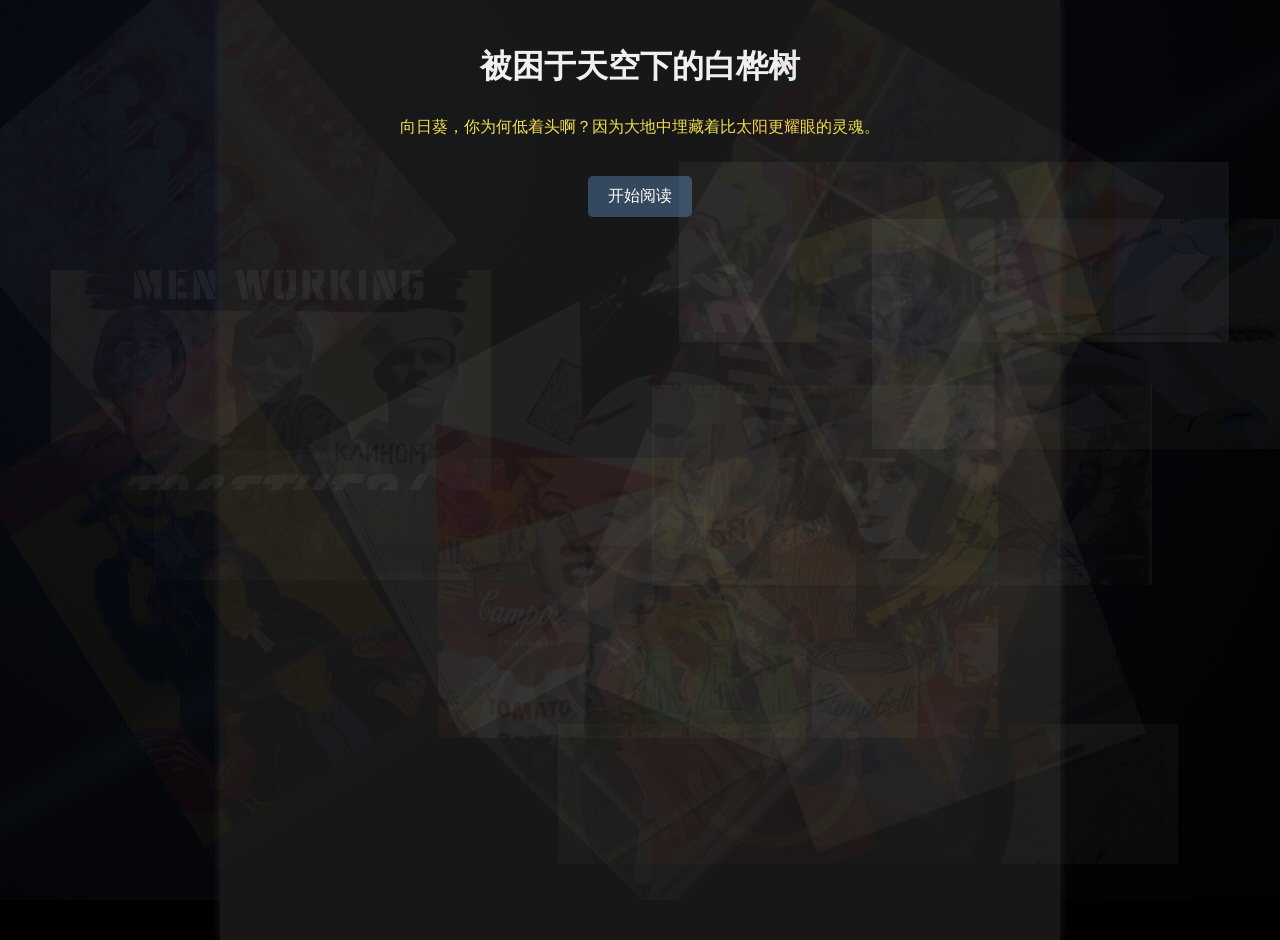
<file: pages/被困于天空下的白桦树.html>
<!DOCTYPE html>
<html lang="zh-CN">
<head>
    <meta charset="UTF-8">
    <meta name="viewport" content="width=device-width, initial-scale=1.0">
    <title>被困于天空下的白桦树</title>
    <style>
        body {
            font-family: 'Arial', sans-serif;
            line-height: 1.6;
            margin: 0;
            padding: 0;
            background-color: #000000;
            color: #e0e0e0;
            overflow-x: hidden;
        }
        .container {
            max-width: 800px;
            margin: 0 auto;
            padding: 20px;
            background-color: rgba(26, 26, 26, 0.92);
            min-height: 100vh;
            box-shadow: 0 0 10px rgba(255,255,255,0.1);
        }
        h1 {
            text-align: center;
            color: #f0f0f0;
        }
        h2 {
            color: #d0d0d0;
            border-bottom: 2px solid #d0d0d0;
            padding-bottom: 5px;
            text-align: center;
        }
        .scene > p:not(.dialogue):not(.intro):not(.note) {
            color: #f5e050; /* Soft yellow for narration */
            margin: 15px 0;
        }
        .intro {
            color: #a0e7a0; /* Light green for time/location/characters */
            font-weight: bold;
            margin: 15px 0;
        }
        .dialogue {
            margin-left: 20px;
            font-style: italic;
            color: #e0e0e0; /* Light gray for dialogue */
        }
        .dialogue::before {
            content: '“';
            font-size: 1.2em;
        }
        .dialogue::after {
            content: '”';
            font-size: 1.2em;
        }
        .character {
            font-weight: bold;
            color: #4da8da;
        }
        .note {
            background-color: #2a2a2a;
            border-left: 4px solid #a0e7a0;
            padding: 10px;
            margin: 15px 0;
            color: #e0e0e0;
            font-style: italic;
        }
        .scene {
            display: none;
            animation: fadeIn 1s ease-in-out;
        }
        .scene.active {
            display: block;
        }
        @keyframes fadeIn {
            from { opacity: 0; transform: translateY(20px); }
            to { opacity: 1; transform: translateY(0); }
        }
        .next-btn, .prev-btn {
            display: inline-block;
            margin: 20px 10px;
            padding: 10px 20px;
            background-color: #34495e;
            color: #ffffff;
            border: none;
            border-radius: 5px;
            cursor: pointer;
            font-size: 16px;
            text-align: center;
            transition: background-color 0.3s;
        }
        .next-btn:hover, .prev-btn:hover {
            background-color: #2c3e50;
        }
        .next-btn:disabled, .prev-btn:disabled {
            background-color: #666666;
            cursor: not-allowed;
        }
        .button-container {
            text-align: center;
        }

    /* 全局复古纹理 + 噪点背景 */
    body::before {
        content: '';
        position: fixed;
        inset: 0;
        background: 
            linear-gradient(30deg, transparent 48%, rgba(70, 90, 110, 0.08) 50%, transparent 52%),
            linear-gradient(-30deg, transparent 48%, rgba(70, 90, 110, 0.06) 50%, transparent 52%),
            repeating-linear-gradient(0deg, transparent, transparent 2px, rgba(30,35,45,0.05) 2px, rgba(30,35,45,0.05) 4px),
            repeating-linear-gradient(90deg, transparent, transparent 2px, rgba(30,35,45,0.05) 2px, rgba(30,35,45,0.05) 4px),
            url('../assets/images/noise.svg'), 
            radial-gradient(circle at 30% 20%, #0a0f1a, #010101);
        background-blend-mode: overlay, screen, multiply, normal;
        opacity: 0.85;
        pointer-events: none;
        z-index: -2;
        transition: opacity 0.3s ease;
    }

    .halftone-overlay {
        position: fixed;
        inset: 0;
        width: 100vw;
        height: 100vh;
        object-fit: cover;
        pointer-events: none;
        mix-blend-mode: overlay;
        opacity: 0.12;
        z-index: -1;
        transition: opacity 0.3s ease;
    }

    .vintage-bg {
        position: fixed;
        inset: 0;
        pointer-events: none;
        z-index: 0;
        overflow: hidden;
        transition: opacity 0.3s ease;
    }
    .vintage-element {
        position: absolute;
        background-size: cover;
        background-position: center;
        background-repeat: no-repeat;
        opacity: 0.05;
        mix-blend-mode: multiply;
        animation: driftVintage linear infinite, pulseVintage 28s ease-in-out infinite alternate;
    }
    @keyframes driftVintage {
        0% { transform: translate(0, 0) rotate(0deg); }
        100% { transform: translate(110px, 110px) rotate(360deg); }
    }
    @keyframes pulseVintage {
        0% { opacity: 0.04; filter: brightness(0.9); }
        100% { opacity: 0.1; filter: brightness(1.1); }
    }
    .v1 { background-image: url('../assets/images/church-kempley.webp'); width: 380px; height: 380px; top: 3%; left: 0%; animation-duration: 170s, 24s; transform: rotate(50deg); }
    .v2 { background-image: url('../assets/images/riveter.webp'); width: 550px; height: 180px; top: 18%; right: 4%; animation-duration: 190s, 28s; }
    .v3 { background-image: url('../assets/images/wpa-pennsylvania.webp'); width: 280px; height: 450px; bottom: 8%; left: 6%; animation-duration: 150s, 20s; transform: rotate(-32deg); }
    .v4 { background-image: url('../assets/images/schwitters-collage.webp'); width: 420px; height: 420px; top: 38%; left: 48%; animation-duration: 210s, 35s; transform: rotate(22deg); }
    .v5 { background-image: url('../assets/images/lissitzky-poster-1920.webp'); width: 620px; height: 140px; bottom: 4%; right: 8%; animation-duration: 180s, 26s; }
    .v6 { background-image: url('../assets/images/wpa-work-pays.webp'); width: 230px; height: 560px; top: 6%; right: 1%; animation-duration: 160s, 22s; transform: rotate(90deg); }
    .v7 { background-image: url('../assets/images/lissitzky-red-wedge.webp'); width: 460px; height: 330px; bottom: 28%; left: 28%; animation-duration: 200s, 30s; transform: rotate(-28deg); }
    .v8 { background-image: url('../assets/images/smarthistory-artwork.webp'); width: 350px; height: 130px; top: 50%; left: 12%; animation-duration: 140s, 18s; }
    .v9 { background-image: url('../assets/images/men-working-together.webp'); width: 180px; height: 400px; top: 12%; left: 62%; animation-duration: 230s, 38s; transform: rotate(72deg); }
    .v10 { background-image: url('../assets/images/amazon-poster.webp'); width: 560px; height: 280px; bottom: 18%; right: 22%; animation-duration: 170s, 27s; }
    .v11 { background-image: url('../assets/images/annunciation-fra-angelico.webp'); width: 300px; height: 300px; top: 62%; left: 40%; animation-duration: 220s, 32s; transform: rotate(-45deg); }
    .v12 { background-image: url('../assets/images/poster-pstjpa.webp'); width: 440px; height: 220px; top: 30%; left: 4%; animation-duration: 180s, 25s; }
    .v13 { background-image: url('../assets/images/uchicago-sightings.webp'); width: 400px; height: 350px; top: 8%; left: 55%; animation-duration: 160s, 23s; transform: rotate(30deg); }
    .v14 { background-image: url('../assets/images/kurt-schwitters.webp'); width: 500px; height: 200px; bottom: 35%; right: 10%; animation-duration: 190s, 27s; }
    .v15 { background-image: url('../assets/images/kastatic-artwork.webp'); width: 350px; height: 400px; top: 45%; right: 15%; animation-duration: 200s, 30s; transform: rotate(-20deg); }
    
    /* 移动端适配 */
    @media (max-width: 768px) {
        .container { padding: 12px; }
        h1 { font-size: 1.5rem; }
        h2 { font-size: 1.2rem; }
        .dialogue { margin-left: 10px; }
        .next-btn, .prev-btn { padding: 10px 14px; font-size: 14px; margin: 14px 6px; }
    }
</style>
</head>
<body>

<!-- 复古背景层 -->
<img class="halftone-overlay" src="data:image/svg+xml;utf8,%3Csvg%20xmlns%3D'http%3A%2F%2Fwww.w3.org%2F2000%2Fsvg'%20width%3D'6'%20height%3D'6'%3E%3Ccircle%20cx%3D'1.5'%20cy%3D'1.5'%20r%3D'1'%20fill%3D'white'%20fill-opacity%3D'0.55'%2F%3E%3C%2Fsvg%3E" alt="" decoding="async">
<div class="vintage-bg">
    <div class="vintage-element v1"></div><div class="vintage-element v2"></div><div class="vintage-element v3"></div>
    <div class="vintage-element v4"></div><div class="vintage-element v5"></div><div class="vintage-element v6"></div>
    <div class="vintage-element v7"></div><div class="vintage-element v8"></div><div class="vintage-element v9"></div>
    <div class="vintage-element v10"></div><div class="vintage-element v11"></div><div class="vintage-element v12"></div>
    <div class="vintage-element v13"></div><div class="vintage-element v14"></div><div class="vintage-element v15"></div>
</div>

    <div class="container">
        <h1>被困于天空下的白桦树</h1>
        <p align="center" style="color: #f5e050;">向日葵，你为何低着头啊？因为大地中埋藏着比太阳更耀眼的灵魂。</p>

        <div id="scene-0" class="scene active">
            <div class="button-container">
                <button class="next-btn" onclick="nextScene(0)">开始阅读</button>
            </div>
        </div>

        <div id="scene-1" class="scene">
            <h2>第一幕：夜如此寂静</h2>
            <p class="intro"><strong>2050年12月30日</strong><br>俄罗斯联邦 莫斯科 莫斯科河河畔<br><strong>角色：</strong>星宿 卡林卡 密西西比 白金汉</p>
            <p>冬日的夕阳洒在莫斯科河上，波光粼粼，游船缓缓划过，船尾的水花在寒风中泛起白沫。克里姆林宫的尖顶在远处若隐若现，三色旗在风中飘扬，取代了昔日的红旗。</p>
            <p>街道上，新标语覆盖了旧时代痕迹，但红砖墙上的苏联壁画和雕刻依然顽强地诉说着过去。</p>
            <p>卡林卡坐在游船最靠边的座位，倚着栏杆，目光沉浸在熟悉而又陌生的城市中。她的衣服在夕阳下显得有些古旧，胸前的勋章却闪着微光。她的手指下意识地抚摸着裙摆，空洞的眼神中仿佛在追寻什么。</p>
            <p class="dialogue"><span class="character">密西西比（兴致勃勃）：</span> 卡林卡姐！这不是你最喜欢的俄式松饼和可丽饼吗？你怎么一点也没有吃。</p>
            <p class="dialogue"><span class="character">卡林卡（无精打采）：</span> 谢谢你的关心，密西西比同志。现在有点不想吃东西...</p>
            <p class="dialogue"><span class="character">密西西比（不依不饶）：</span> 那喝点啥？你一天没吃东西了！格瓦斯咋样？应该是你会喜欢的饮料。</p>
            <p class="dialogue"><span class="character">卡林卡（轻叹）：</span> 那就少来一点吧，谢谢你....</p>
            <p>杯中液体映出夕阳余晖。卡林卡凝视杯子，思绪飘回1943年：爆炸的火光、民众的呼喊、战友的牺牲。那时她为苏联理想而战，可如今，祖国与信仰早已面目全非。</p>
            <p class="dialogue"><span class="character">星宿：</span> 卡林卡..</p>
            <p class="dialogue"><span class="character">卡林卡（惊醒）：</span> 啊！星宿同志？</p>
            <p class="dialogue"><span class="character">卡林卡：</span> 抱歉，星宿同志。</p>
            <p class="dialogue"><span class="character">星宿（温和）：</span> 没事。你今天不该来的……按你的背景，本应回避这次任务。</p>
            <p>卡林卡盯着洒在地上的液体中自己的倒影，缓缓开口。</p>
            <p class="dialogue"><span class="character">卡林卡：</span> 星宿同志，我想亲眼看看，而不是只停留在书本上。</p>
            <p class="dialogue"><span class="character">星宿：</span> 卡林卡，你既然来了，我们就一起走到最后吧。</p>
            <p class="dialogue"><span class="character">密西西比（喊道）：</span> 到地方了！快下船！</p>
            <p>游船停靠在扎里亚季耶公园，傍晚的莫斯科如此寂静。远处圣瓦西里主座教堂的彩色穹顶在夕阳下熠熠生辉。空气中弥漫着雪花和燃煤的味道，隐隐夹杂着一丝奇怪的刺鼻气息。</p>
            <div class="button-container">
                <button class="prev-btn" onclick="prevScene(1)">上一幕</button>
                <button class="next-btn" onclick="nextScene(1)">下一幕</button>
            </div>
        </div>

        <div id="scene-2" class="scene">
            <h2>第二幕：昔日旧梦</h2>
            <p class="intro"><strong>2050年12月30日</strong><br>俄罗斯联邦 莫斯科 扎里亚季耶公园至圣瓦西里主座教堂地下通道<br><strong>角色：</strong>星宿 卡林卡 密西西比 白金汉</p>
            <p>小队穿过公园，来到一处隐秘的地下通道入口。入口被废弃的标牌和积雪掩盖，墙壁上刻着褪色的西里尔字母，依稀可见“CCCP”的痕迹。让一名活泼的西部牛仔钻入在这压抑狭长的地下通道或许是一种特别的煎熬。</p>
            <p>密西西比皱着眉头，踢了踢地上的雪堆。</p>
            <p class="dialogue"><span class="character">密西西比（抱怨）：</span> 呃啊，为什么我们不能走在大道上，要来钻这个老旧的地下通道。</p>
            <p class="dialogue"><span class="character">密西西比（低估）：</span> 就不能像是电影里面那种吗，找一家好餐馆，大家都神神秘秘的，还带着墨镜对着暗号。</p>
            <p>说罢，密西西比便将自己衣上挂着的墨镜取下戴在脸上开始摆弄。摆出夸张姿势。</p>
            <p class="dialogue"><span class="character">密西西比：</span> 就像这样。</p>
            <p class="dialogue"><span class="character">星宿（打趣说到）：</span> 这更像是探险，密西西比小姐不是最爱冒险吗？</p>
            <p class="dialogue"><span class="character">密西西比（兴奋）：</span> 对！探险精神！说不定我们能在里面发现什么惊喜呢！</p>
            <p class="dialogue"><span class="character">白金汉（调侃）：</span> 看来星宿小姐已经完全知道怎么使用密西西比了。</p>
            <p>卡林卡走到旁边的一颗白桦树前，抚摸着树干。拨开厚厚的雪层，被废弃的标牌下缠绕着杂草。</p>
            <p class="dialogue"><span class="character">密西西比（高昂）：</span> 出发！伙伴们，这可能是我们的一小步，也有可能是我们文明的一大步！</p>
            <p class="dialogue"><span class="character">星宿：</span> 好吧，“阿姆斯特朗”。我们快进去吧。</p>
            <p>通道内潮湿冰冷，墙壁布满裂痕，时间侵蚀了文明的痕迹，只剩自然的寂静。呼吸与心跳在狭窄空间中放大，直到远处传来对话声，打破寂静与压抑。</p>
            <p class="dialogue"><span class="character">综调局特工：</span>星宿小姐，我们已经和裂隙里面时代的友方建立好了联系....</p>
            <p>特工瞥了眼小队，欲言又止。星宿拉过特工，扫了一眼后，眼中闪过罕见的动摇。</p>
            <p class="dialogue"><span class="character">综调局特工：</span>按照规定，卡林卡她这次可以不用参加该任务….</p>
            <p class="dialogue"><span class="character">卡林卡（平静）：</span> 没事，同志，我大概知道要去什么时间段，我做好了心理准备了。</p>
            <p>在得到了卡林卡肯定的答复后，星宿说出了那个卡林卡在研究院的学习时永生难忘的事件。</p>
            <p>“苏联解体”</p>
            <p class="dialogue"><span class="character">白金汉（失态）：</span> ....真的要让卡林卡...回到.....</p>
            <p class="dialogue"><span class="character">卡林卡：</span> 我....能够克服....</p>
            <p>很明显，卡林卡的声音带有颤抖。她的情感让她难以表达，但是她的立场和理智又让她开口回答。</p>
            <p class="dialogue"><span class="character">卡林卡（急切）：</span> 那么，那么具体任务事项是什么呢？那个时代里面发生了什么事情导致现在的灵能裂隙。</p>
            <p>她是如此的焦急，平日的她不可能是说出那么一长串话来。</p>
            <p class="dialogue"><span class="character">星宿：</span> 具体的详情要等我们穿过裂隙才能知道了。</p>
            <p class="dialogue"><span class="character">卡林卡：</span> 那，我们走吧。</p>
            <div class="button-container">
                <button class="prev-btn" onclick="prevScene(2)">上一幕</button>
                <button class="next-btn" onclick="nextScene(2)">下一幕</button>
            </div>
        </div>

        <div id="scene-3" class="scene">
            <h2>第三幕：苏共余辉</h2>
            <p class="intro"><strong>1992年1月</strong><br>俄罗斯联邦 莫斯科<br><strong>角色：</strong>星宿 卡林卡 密西西比 白金汉</p>
            <p>破旧的红砖楼上，标牌被风吹得吱吱作响，小贩嘶哑地叫卖稀薄的格瓦斯，空气弥漫着燃煤与焦油味。白桦树枝在风中摇曳，诉说坚韧与失落。</p>
            <p class="dialogue"><span class="character">联情局特工：</span> 星宿小姐，我们等候多时。线人在扎里亚季耶公园的餐厅。密西西比小姐，我建议您换套低调的衣服。</p>
            <p>密西西比接过大衣，裹紧身体，嘀咕着寒意。</p>
            <p>街上满是混乱的景象：民众举着各种旗帜，喊着模糊口号；地铁站挤满衣衫褴褛的人；收音机传来《最美好的前程》。</p>
            <p class="dialogue"><span class="character">星宿：</span> 这里比来之前所看的档案里描述的还要混乱。</p>
            <p>密西西比拍了拍大衣上的雪花，好奇的打量着周围。</p>
            <p class="dialogue"><span class="character">密西西比：</span> 嘿，星宿小姐，这不就是冒险的调调吗？</p>
            <p>卡林卡走在队尾，她的目光停在一棵白桦树上，树皮剥落的痕迹像一道道伤疤。她低声呢喃。</p>
            <p class="dialogue"><span class="character">卡林卡：</span> 这里……本该是团结的象征……小时候我最喜欢收集白桦树皮作为书签，大家都说白桦树是俄罗斯精神的象征，在严寒中挺立，但....现在这里像个坟场一样。</p>
            <p>她的声音带着一丝颤抖，像是被寒风冻结。</p>
            <p>密西西比拍了拍卡林卡的肩膀，试图活跃气氛。</p>
            <p class="dialogue"><span class="character">密西西比：</span> 嘿，卡林卡，别这么严肃嘛！咱们找到源头把裂隙一封闭，晚上还能找个地方喝点伏特加！</p>
            <p>卡林卡猛地甩开密西西比的手，语气尖锐有点怒吼到。</p>
            <p class="dialogue"><span class="character">卡林卡（严肃）：</span> 你不懂！密西西比！这不是任务，这是我的祖国！</p>
            <p>她顿了顿，意识到自己的失态，低头道歉。</p>
            <p class="dialogue"><span class="character">卡林卡：</span> 对不起……只是，看到这一切，太难受了。</p>
            <p class="dialogue"><span class="character">密西西比（歉意）：</span> 对不起卡林卡..我不是故意的..我只是想让你不那么..</p>
            <p>卡林卡咬紧嘴唇，点了点头，但眼中闪过一丝复杂的情绪。她回忆起自己学习到的知识，理想中的祖国是平等与团结的，可眼前的莫斯科却满是贫困与分裂。</p>
            <p>街头，红旗散落，雕塑被砸碎，饥饿的队伍排在面包店前。动荡的未来让人们迷茫，他们沉溺于马戏与面包中，周围千疮百孔。</p>
            <p class="dialogue"><span class="character">卡林卡：</span> 我只希望……我们能帮到这里的人。</p>
            <p>小队穿过嘈杂人群，来到扎里亚季耶公园。白桦林静谧如死寂，餐馆小院满是枯枝。似乎这是一处被人遗忘的地点。</p>
            <p class="dialogue"><span class="character">密西西比：</span> 是这里吗？怎么感觉像是倒闭了一样。</p>
            <p class="dialogue"><span class="character">星宿：</span> 是这里没错。</p>
            <p>在一处毫不起眼的角落餐桌处，有一位穿着军大衣戴着苏联毛帽的人坐在那里。星宿走了过去坐在了男人的对面。</p>
            <p class="dialogue"><span class="character">星宿：</span> 您好，同志。</p>
            <p>男人的似乎对这句话有着特殊的回应，眼中闪过了一丝难以言说的光芒。</p>
            <p class="dialogue"><span class="character">男人：</span> 你们来了？研究院所说的未来的同志？</p>
            <p>星宿点点示意小队靠近。</p>
            <p class="dialogue"><span class="character">星宿：</span> 能告诉我们具体的事项吗？</p>
            <p>男人环顾四周，打量着小队的成员，直到看见了卡林卡以及她衣服上的勋章才缓缓开口。随后便点燃一根廉价香烟，缓缓说到。</p>
            <p class="dialogue"><span class="character">伊凡：</span> 解体前夕，克格勃察觉莫斯科异常，但局势混乱，无暇调查。苏联解体后，人心涣散，愤怒、绝望、无助吞没城市，淹没了红色巨人的遗产。</p>
            <p>伊凡平静的阐述着这段时间莫斯科发生的事情，而一旁卡林卡胸前的勋章在颤抖中发出了清脆的碰撞声。</p>
            <p class="dialogue"><span class="character">伊凡：</span> 异常在圣瓦西里主座教堂下，在那里会有其他的同志们帮助你们的，这是我们最后能做的了。需要什么帮助，随时来我这里。</p>
            <p class="dialogue"><span class="character">卡林卡（哽咽）：</span> 为什么....为什么最后会变成这样。</p>
            <p class="dialogue"><span class="character">伊凡：</span> 因为，许多人失去了信仰，毕竟不能希望所有当权者都是哲人王。至少还有一小群人，心中有着一丝最初的信仰，还在为人民做事。</p>
            <p>卡林卡低头，掩饰着自己的泪痕。</p>
            <p class="dialogue"><span class="character">卡林卡（些许哭腔）：</span> 我不想让俄罗斯变成这样.....</p>
            <div class="button-container">
                <button class="prev-btn" onclick="prevScene(3)">上一幕</button>
                <button class="next-btn" onclick="nextScene(3)">下一幕</button>
            </div>
        </div>

        <div id="scene-4" class="scene">
            <h2>第四幕：向日葵，土地与灵魂</h2>
            <p class="intro"><strong>1992年1月</strong><br>俄罗斯联邦 莫斯科 圣瓦西里主座教堂地下<br><strong>角色：</strong>星宿 卡林卡 密西西比 白金汉</p>
            <p>圣瓦西里主座教堂地下的地窖阴冷潮湿，墙壁上刻着褪色的苏联标语“劳动光荣”“团结就是力量”。空气中弥漫着压迫感。一座装置放置在中央，奇怪的装置上刻着西里尔字母Прекрасное далёко（最美好的前程）的符文。</p>
            <p class="dialogue"><span class="character">卡林卡（轻声）：</span> 同志？</p>
            <p class="dialogue"><span class="character">白金汉：</span> 这里发生了什么？好可怕的气息。</p>
            <p class="dialogue"><span class="character">俄联邦安全局成员：</span> 伊凡联系到的专家？我们在整理克格勃档案时发现这些装置，冷战时期建造，用途未知，档案被涂黑，找不到负责人。</p>
            <p class="dialogue"><span class="character">星宿：</span> 你们没有联系研究院方面吗？</p>
            <p class="dialogue"><span class="character">俄联邦安全局成员：</span> 联系了，他们说这是美苏冷战时期的秘密装置，具体用途不明，才找到你们。</p>
            <p class="dialogue"><span class="character">星宿：</span>莫斯科地下通道出现了灵能裂隙，目前还是裂隙状态并没有导致灵能灾难。</p>
            <p class="dialogue"><span class="character">俄联邦安全局成员：</span> 可能是这装置导致的。我们想拆除，但怕操作不当引发灵能灾难。并且现在也没有专业人士。我们正在调查更多的档案，有些线索指向莫斯科郊外集体农场。我会联系伊凡帮你们过去，我们有人在那儿。</p>
            <p class="dialogue"><span class="character">卡林卡：</span> 谢谢您们的奉献与付出......</p>
            <p>安全局成员看着站在人群中最后的卡林卡，注意到了她胸前的金星勋章和卫国战争勋章。</p>
            <p class="dialogue"><span class="character">俄联邦安全局成员：</span> 同志，这是我们应该做的，虽然苏联的时代已经过去了，但是只要我们心中还向往美好，那么就没有失去希望。</p>
            <p class="dialogue"><span class="character">卡林卡（喃喃自语）：</span> 我们心中的还有信仰....</p>
            <p>她的声音小到自有自己才能听见，仿佛是对自己的喃喃自语或是一种反思。</p>
            <p>小队重新回到扎里亚季耶公园里，伊凡正在检查准备好的车辆。</p>
            <p class="dialogue"><span class="character">伊凡：</span> 这辆嘎斯越野车虽然有点老了，但是保养的很不错，需要一位好司机。</p>
            <p class="dialogue"><span class="character">星宿：</span> 这交给密西西比……</p>
            <p>话未说完，密西西比从星宿身后抢过钥匙，窜进驾驶室。</p>
            <p class="dialogue"><span class="character">白金汉（责怪）：</span> 密西西比小姐！小心点！你看你都把星宿小姐弄倒了！</p>
            <p class="dialogue"><span class="character">密西西比（赔笑）：</span> 抱歉星宿，我太激动了！这可是不可多得的老伙计啊。</p>
            <p>星宿站起身，拍了拍身上的雪花，摆手示意无碍。</p>
            <p class="dialogue"><span class="character">星宿：</span> 没关系，下次不要这么莽撞了。</p>
            <p class="dialogue"><span class="character">卡林卡：</span> 伊凡同志，你不去吗？</p>
            <p class="dialogue"><span class="character">伊凡：</span> 我留守协助研究院与安全局对接，地图在副驾。</p>
            <p>汽车疾驰在道路上，穿越了混乱吵闹的城市来到郊区的大道上，郊区的向日葵花田让卡林卡有了兴致，她靠着车窗，目光停留在窗外的花田。</p>
            <p class="dialogue"><span class="character">星宿：</span> 你喜欢向日葵吗？</p>
            <p class="dialogue"><span class="character">卡林卡：</span> 小时候，集体农场有向日葵，集体农场的向日葵花海是我的乐园。直到战争……坦克碾过花海，英雄埋葬其中。现在，我们奋斗的一切都结束了。</p>
            <p class="dialogue"><span class="character">卡林卡：</span> 现在它们低着头，像是在为这里所发生的一切默哀。</p>
            <p class="dialogue"><span class="character">星宿：</span> 你知道这些向日葵为什么低着头吗？</p>
            <p class="dialogue"><span class="character">星宿：</span> 因为大地中埋藏着比太阳还耀眼的灵魂。</p>
            <p>卡林卡震颤了一下，她把脸靠在车窗上，眼泪已经流出了眼眶。</p>
            <p>随着一阵急刹车，车辆已经到达了目的地。几人穿过农庄的院子来到安全局的车辆旁。</p>
            <p class="dialogue"><span class="character">俄联邦安全局成员：</span> 我们收到了伊凡的通讯得知了你们的到来。闲话短说，这是负责装置计划者的遗物，这份手抄文档刚找到。</p>
            <p>顺着安全局成员的身后看去，一具尸体正躺在血泊之中。</p>
            <p class="note">装置概述<br>名称：代号“白桦之魂”，苏联冷战时期秘密实验产物。<br>外观：球形装置，直径约1.5米，表面刻有西里尔字母萨满符文（最光明的前程），核心悬浮灵能晶体，外环绕三层旋转铜环。装置底部连接地窖地板的铜管，管内流动灵能能量。<br>位置：莫斯科圣瓦西里主座教堂地下地窖，隐藏于冷战时期克格勃秘密设施中。<br><br>装置起源<br>时间：1960年代，苏联灵能研究高峰期。<br>背景：冷战期间，苏联为对抗西方意识形态，秘密启动“红星计划”，探索灵能作为战略武器。克格勃在莫斯科地下建造实验设施，试图利用意识形态与东正教灵能结合，增强集体意识，凝聚国民信仰。<br>创造者：由克格勃灵能研究部门主导，结合东正教牧首与萨满长老的符文知识。档案记录被有意涂黑，仅存代号“白桦”，象征俄罗斯精神（白桦树）的永恒。<br>目的：装置旨在通过灵能放大国民的集体情感（团结、忠诚），形成“蜂巢式信仰”，抵御西方意识形态渗透。实验初期成功增强士兵士气，但副作用显现：负面情绪（如愤怒、绝望）被无限放大，导致实验对象失控。<br><br>装置功能<br>核心机制：装置通过符文阵吸收周边人群的情绪能量，转化为灵能，储存在核心晶体中。铜管网络将能量扩散至莫斯科地下，形成“情感共振场”，理论上可统一民心。<br>正常运行：在苏联强盛时期，装置吸收正面情绪（如对美好的未来的憧憬），增强社会凝聚力。克格勃计划将其用于战时动员或平息动乱。<br>失控原因：苏联后期，特权阶层巧取豪夺，各加盟共和国独立意识高涨，社会分裂，国民的愤怒、绝望、无助等负面情绪激增，装置超载。<br>现状态：计划搁置后，装置半激活，状态不稳定。</p>
            <p class="dialogue"><span class="character">星宿：</span> 冷战时期的产物....现在有人想阻止该装置的拆除，目的是什么？</p>
            <p class="dialogue"><span class="character">俄联邦安全局成员：</span> 根据现有的线索，是有人想利用装置重新控制人们心中信仰，比如重建苏联甚至是沙俄。</p>
            <p class="dialogue"><span class="character">星宿：</span> 但可控制的信仰能比得上真正的信仰吗.....</p>
            <p class="dialogue"><span class="character">俄联邦安全局成员：</span> 而且装置已经闲置许久时间没有维护，贸然的启动可能会导致未知的灾难。目前这里的线索已经中断，我们还不知道这股势力和其背后的目的。</p>
            <p class="dialogue"><span class="character">俄联邦安全局成员：</span> 但在被害者藏匿的档案中有着装置拆除的方案，只要能够正确拆除，常规的爆炸就能彻底销毁装置了。</p>
            <p class="dialogue"><span class="character">密西西比：</span> 那爆炸的事情就交给我吧!</p>
            <p class="dialogue"><span class="character">星宿：</span> 既然知道了如何拆解方法，为什么还要联系米斯泰研究院。</p>
            <p class="dialogue"><span class="character">俄联邦安全局成员：</span> 特殊的拆除方法的细节记录，根据得到的情报所述。该装置研究员为了保险起见，记录埋藏在这边不远处小镇的列宁雕像下，我们需要拆毁列宁雕像才能知道方法，并且需要特殊的物品来稳定装置。</p>
            <p class="dialogue"><span class="character">卡林卡：</span> 拆毁...列宁雕像？...为，为什么会埋在哪里？骗人的吧...</p>
            <p>卡林卡重复着这句话，这句话有点对她的内心有一丝动摇。</p>
            <p class="dialogue"><span class="character">俄联邦安全局成员：</span> 这是没有办法的办法了。</p>
            <p>卡林卡连连后退，她不知道该怎么回答现在的状况。</p>
            <p class="dialogue"><span class="character">卡林卡：</span> 不......可是...可是..那是我们最后的...</p>
            <p class="dialogue"><span class="character">星宿：</span> 卡林卡，为了莫斯科的人民！雕像是死的！真正的信仰应该存在于人民的心中！而不是雕像上！</p>
            <p class="dialogue"><span class="character">卡林卡（麻木）：</span> 我知道....我知道.....</p>
            <p>卡林卡麻木的重复着说着，她固然知道这个道理，但自己却怎么也不知道为什么自己不能做出行动。她脑海闪回1943年时的战斗，战友为苏联理想牺牲，如今雕像也要被毁。或许再后面，大楼也会被粉刷，她们奋斗的一切不复存在。</p>
            <p class="dialogue"><span class="character">密西西比：</span> 卡林卡姐，不知道我说的对不对，我们终要看向未来不是吗？只要你还坚信着你的信仰，那么你心中的信念就不会消失。</p>
            <p class="dialogue"><span class="character">星宿：</span> 我们去小镇吧。</p>
            <p>卡林卡低着头麻木低语着“我知道”，过了许久才吐出一个字。</p>
            <p class="dialogue"><span class="character">卡林卡：</span> 好.......</p>
            <div class="button-container">
                <button class="prev-btn" onclick="prevScene(4)">上一幕</button>
                <button class="next-btn" onclick="nextScene(4)">下一幕</button>
            </div>
        </div>

        <div id="scene-5" class="scene">
            <h2>第五幕：最美好的前程</h2>
            <p class="intro"><strong>1992年1月</strong><br>俄罗斯联邦 莫斯科 郊外小镇及圣瓦西里主座教堂地下<br><strong>角色：</strong>星宿 卡林卡 密西西比 白金汉</p>
            <p>嘎斯越野车停在莫斯科郊外小镇，雪花飘落，向日葵花田在寒风中低垂，像是悼念大地中逝去的耀眼灵魂和默哀红色巨人。破旧的列宁雕像伫立广场，基座裂痕满布，镰刀锤头标志被涂鸦覆盖。</p>
            <p>卡林卡凝视着雕像，双手颤抖，眼神震颤着。她回忆起1943年，自己与战友在同样的列宁像前宣誓。</p>
            <p class="dialogue"><span class="character">密西西比：</span> 我知道这对你很难，但我们得解决问题，人是活的雕像是死的。</p>
            <p>俄联邦安全局的成员正在围绕着列宁像展开拆除工作，附近的居民闻讯赶来，小镇广场的雪被人群踩得泥泞不堪，列宁像的基座已经裂开，拆除工具散落一地。有人在欢呼，有人怒吼，骂战声、瓶子碎裂声混在一起，像一场小型暴动。</p>
            <p class="dialogue"><span class="character">老兵：</span> 我伊戈尔第一个不同意。苏联没了，这也能证明我们存在过，红旗倒了，这雕像是我们最后的留念！之后，你们是不是还要修改教材与历史！</p>
            <p class="dialogue"><span class="character">老兵（沙哑）：</span>同志们……你们还记得吗？那时候，我们有面包，有工作，有尊严。现在呢？工厂关门，养老金像笑话……这一切，都是因为抛弃了我们的信仰！</p>
            <p>一个中年妇女抱着孩子，声音颤抖：</p>
            <p class="dialogue"><span class="character">妇女（哽咽）：</span>我爸是老党员，他说苏联是天堂。可我们现在，排队买面包排到天黑，大家都失业了。谁对？谁错？我不知道，但我知道这不是我们想要的生活。</p>
            <p class="dialogue"><span class="character">青年（讽刺）：</span>你们还怀念那个牢笼？西方承诺的自由呢？现在呢？寡头们吃在肉，我们一无所有！苏联没了，俄罗斯也快没了！</p>
            <p>卡林卡站在镇民面前，声音有些颤抖。</p>
            <p class="dialogue"><span class="character">卡林卡（声音颤抖）：</span> 同志们，我懂……我曾为这信仰飞过战火。可雕像是死的，人民还活着。</p>
            <p class="dialogue"><span class="character">工厂工人：</span> 活着？我们排队买着面包，工厂倒闭，孩子没学上！你们这些人，懂什么？之前无忧无虑的时代是我们过去的荣光！</p>
            <p class="dialogue"><span class="character">俄罗斯青年：</span> 荣光？那些特权阶级享受着！我们却在这里挨饿，这就是荣光吗？他们就是换着皮套的豺狼。</p>
            <p class="dialogue"><span class="character">密西西比：</span> 嘿！大家冷静，我们不是来砸你们的荣光的，也不是来讨论政治的，我们是在救人！有个奇怪的东西在莫斯科地下，雕像下面藏着拆除办法，不拆，大家都完蛋！</p>
            <p class="dialogue"><span class="character">工厂工人：</span> 你这美国佬，懂什么？都是你们害的我们！你竟敢还来这儿捣乱！</p>
            <p>星宿和白金汉连忙将密西西比拽到安全局成员身后让她研究移动雕像。</p>
            <p class="dialogue"><span class="character">星宿（小声）：</span> 密西西比回来...</p>
            <p class="dialogue"><span class="character">老兵伊戈尔：</span> 我上过战场，打过法西斯，为国家与解放奉献过，现如今国家没了。你们刚刚掌握一切就想忙着切割吗！</p>
            <p class="dialogue"><span class="character">卡林卡：</span> 伊戈尔同志，我是588航空团的飞行员。我也想红旗升起，真正的苏共，是为人民，不是为了雕像。</p>
            <p class="dialogue"><span class="character">老兵伊戈尔：</span> 你这么年轻，怎么可能！</p>
            <p class="dialogue"><span class="character">卡林卡（坚定）：</span>很复杂，在战争中我迷失了.....醒来后发现已经在研究院了。</p>
            <p>卡林卡这一句话说的铿锵有力，似乎已经下定了某种决心。</p>
            <p class="dialogue"><span class="character">老兵伊戈尔：</span> 研究院...我在布良斯克游击队的时候到是听过他们的各种传奇故事....</p>
            <p class="dialogue"><span class="character">俄罗斯青年：</span> 老兵先生！你参与过反法西斯战斗，你是英雄，我敬佩你。但是你想过之后我们最后又干了什么吗？</p>
            <p class="dialogue"><span class="character">俄罗斯青年：</span> 布拉格之春！匈牙利革命！我们当时口口声声为了解放别人，为什么要把我们的一切思想全部强加于别人，干涉被人，让别人臣服！ </p>
            <p class="dialogue"><span class="character">老兵伊戈尔：</span> 那是因为…..那是因为......
            <p class="dialogue"><span class="character">激进的俄罗斯青年：</span>你们本质上就是一群红色沙皇！别再狡辩了！喀琅施塔得起义的镇压，坦波夫起义的镇压，你们杀掉了多少同胞！ </p>
            <p>老兵陷入了犹豫，青年还在激励着众人。</p>
            <p class="dialogue"><span class="character">俄罗斯青年：</span> 我们还有未来不是吗？我相信我们终将会走出来的，我们要铭记过去，但始终也要面向未来。</p>
            <p>有人叫喊着“砸了它！俄罗斯不需要新的沙皇”，有人喊“回归苏联”，有人喊“向前看”，口号交错，人群开始推搡。
            <p class="dialogue"><span class="character">卡林卡（慌乱）：</span>同志们……为什么……为什么要这样……</p>
            <p>基座裂开，泛黄的文件露出来。列宁像“轰”地一声彻底倒下，尘土和雪粒扬起，像一场小型爆炸。改革派和自由派冲上去，在残骸上跳舞欢呼。</p>
            <p class="dialogue"><span class="character">自由派：</span> 自由！结束暴政！ </p>
            <p class="dialogue"><span class="character">缅怀者：</span> 叛徒！卖国贼 </p>
            <p>骂战瞬间升级成推搡、拳头、甚至棍棒。保皇派、左翼、右翼全混在一起，雪地里拳脚相加，鲜血溅在掉落的红旗上，红的更加刺眼。</p>
            <p>卡林卡站在人群边缘，看着那些曾经可能并肩的“同志”们，现在分成不同阵营，互相谩骂、攻击。“苏联万岁”“俄罗斯自由”“你们的理想杀了多少人”..不同立场的口号充斥着广场。</p>
            <p>看着互殴的民众，卡林卡震惊到了....这不是她心中的祖国...自己为之而奋战却换来了这样子的结果，明明在几年前，大家都还是同志。</p>
            <p class="dialogue"><span class="character">卡林卡（抽泣）：</span> 同志们……停下！别打了……我们是同志啊……</p>
            <p>哽咽声被骂声淹没。她被推得一个踉跄，差点摔倒。</p>
            <p class="dialogue"><span class="character">密西西比：</span>嘿，大家冷静——</p>
            <p class="dialogue"><span class="character">星宿：</span>群众失控了，快把卡林卡带回来。</p>
            <p>俄联邦安全局的成员劝着架，但是在人群之中根本不起作用，只得拽着卡林卡离开。</p>
            <p class="dialogue"><span class="character">卡林卡：</span> 放开我！大家！不要再打了！我们不该这样子啊！！</p>
            <p>卡林卡终于崩溃了，大哭着挣扎，尽可能拉着身边的每一个人。</p>
            <p class="dialogue"><span class="character">俄联邦安全局成员：</span>我所在的区域出现群众事件，请求援助！</p>
            <p class="dialogue"><span class="character">卡林卡（哭泣）：</span> 同志们别打了！</p>
            <p>随着呼叫的警力前来，混乱的人群也渐渐的被分开。原本干净的广场现如今一片狼藉，散落着各种被撕碎的旗帜，满地的血迹。</p>
            <p>雕像也在混乱中被砸的稀碎，星宿穿越被封锁的的人群来到基座处拿到一张油皮纸包裹的日记本。这是记载着拆除灵能核心的特殊方法。</p>
            <p class="note">罗斯的大地永远被严寒笼罩着，这股严寒像一股无形的阴影笼罩着罗斯，它像是一个欧洲的孤儿被孤立在最遥远的东边.....<br>我们所收集能收集的符文几乎都会被严寒压制，这或许就是罗斯的命运吧，但罗斯不总也是在严寒中战胜了一切敌人吗？这次或许也会吧.....<br>装置能够很好的运作，但必须要保持其核心温度为人体正常温度，只需要一些严寒，就能让装置核心暂时失灵，这时只需要对其施加一些灵能力量就能将其核心安全取出.......<br>计划被搁置了，我也在家无所事事，但我听曾经的同事说，最近有关计划的同志都遭到了调查，克格勃勒令我们将有关档案全部销毁并离开这里，我们的心血都要付之东流吗.....<br>不！苏联已经快结束了，这一切太混乱了，有人想要夺取我们的研究成果，他们想复活苏联，他们疯掉了。他们这不是拯救罗斯，而是毁掉罗斯！我要把这些东西藏起来，我得联系我信得过的人........</p>
            <p>小队穿过沉默的人群，他们像是在为一个时代开一场追悼会。他们出生于这个时代，又被这个时代遗弃，他们怀念或憎恨过去的好与坏，只是因为他们更害怕未知。</p>
            <p>小队赶回地窖安全局成员关闭温度维持器定向爆破掉装置上方的地表，莫斯科的严寒侵入地窖，冰霜冻结铜管，能量流停滞。</p>
            <p>星宿冲向装置，将研究院特制的匕首刺入核心晶体，密西西比开始安置C4。</p>
            <p class="dialogue"><span class="character">密西西比：</span> 退后！</p>
            <p>爆炸震耳，装置外壳炸毁，紫光坍缩，裂隙关闭。被影响市民缓过神来，神情迷茫。</p>
            <p class="dialogue"><span class="character">白金汉：</span>渡鸦传来研究院的讯息，裂隙正逐渐关闭，我们可以走了。但部分市民的1991-1992年记忆可能会紊乱，出现曼德拉效应。</p>
            <p>爆炸声后，卡林卡靠在墙上，像是失去了什么，她紧握来时收集的白桦树皮。</p>
            <p><strong>莫斯科郊外露营地</strong></p>
            <p class="intro"><strong>2050年12月30日</strong></p>
            <p>夜色中的白桦林静谧，雪花飘落，篝火噼啪，映照银白枝干。小队围坐，分享罗宋汤和俄式松饼。卡林卡用小刀在白桦树上刻着“Надежда”（希望），将带回来的向日葵花环绕放在树前。</p>
            <p>卡林卡握着那枚伊凡留给她的金星勋章，但此时的她眼中又有了希望。</p>
            <p class="dialogue"><span class="character">星宿：</span>伊凡把这个给你…… 是因为你听完了他的故事。在那个动乱的年代，能有人听完一个老兵的一生，已经是最大的敬意了。</p>
            <p class="dialogue"><span class="character">卡林卡：</span>就像伊凡同志说的那样，我也仿佛做了一场奇异的梦一般。醒来之后发现，一切就像曾经一样仿佛从未改变。</p>
            <p class="dialogue"><span class="character">卡林卡：</span>我曾天真的以为我曾以为，旗帜、雕像、勋章……就是信仰本身。现在发现并不是这样....</p>
            <p class="dialogue"><span class="character">星宿：</span> 真正的信仰，从不在表象。它在人心，在你遇到了阻碍后选择继续前行的那一刻。</p>
            <p class="dialogue"><span class="character">卡林卡：</span>星宿同志，从解体到战火，再到如今的平静……你觉得，俄罗斯还有未来吗？</p>
            <p class="dialogue"><span class="character">星宿：</span>我不知道……我也没资格替你们回答。这条路，要靠你们，靠你们的人民自己选择。</p>
            <p>卡林卡点点头，望向夜空。她哼起《最美好的前程》，曲调在白桦林里回荡。</p>
            <p>火光映照脸庞。圣瓦西里主座教堂穹顶若隐若现，郊外的向日葵低头，守护大地中埋藏的灵魂。</p>
            <div class="button-container">
                <button class="prev-btn" onclick="prevScene(5)">上一幕</button>
                <button class="next-btn" disabled>故事结束</button>
            </div>
        </div>
    </div>

    <script>
        function nextScene(current) {
            const currentScene = document.getElementById(`scene-${current}`);
            const nextScene = document.getElementById(`scene-${current + 1}`);
            
            if (nextScene) {
                currentScene.classList.remove('active');
                nextScene.classList.add('active');
                window.scrollTo({ top: 0, behavior: 'smooth' });
            }
        }

        function prevScene(current) {
            const currentScene = document.getElementById(`scene-${current}`);
            const prevScene = document.getElementById(`scene-${current - 1}`);
            
            if (prevScene) {
                currentScene.classList.remove('active');
                prevScene.classList.add('active');
                window.scrollTo({ top: 0, behavior: 'smooth' });
            }
        }
    </script>
</body>
</html>
</file>
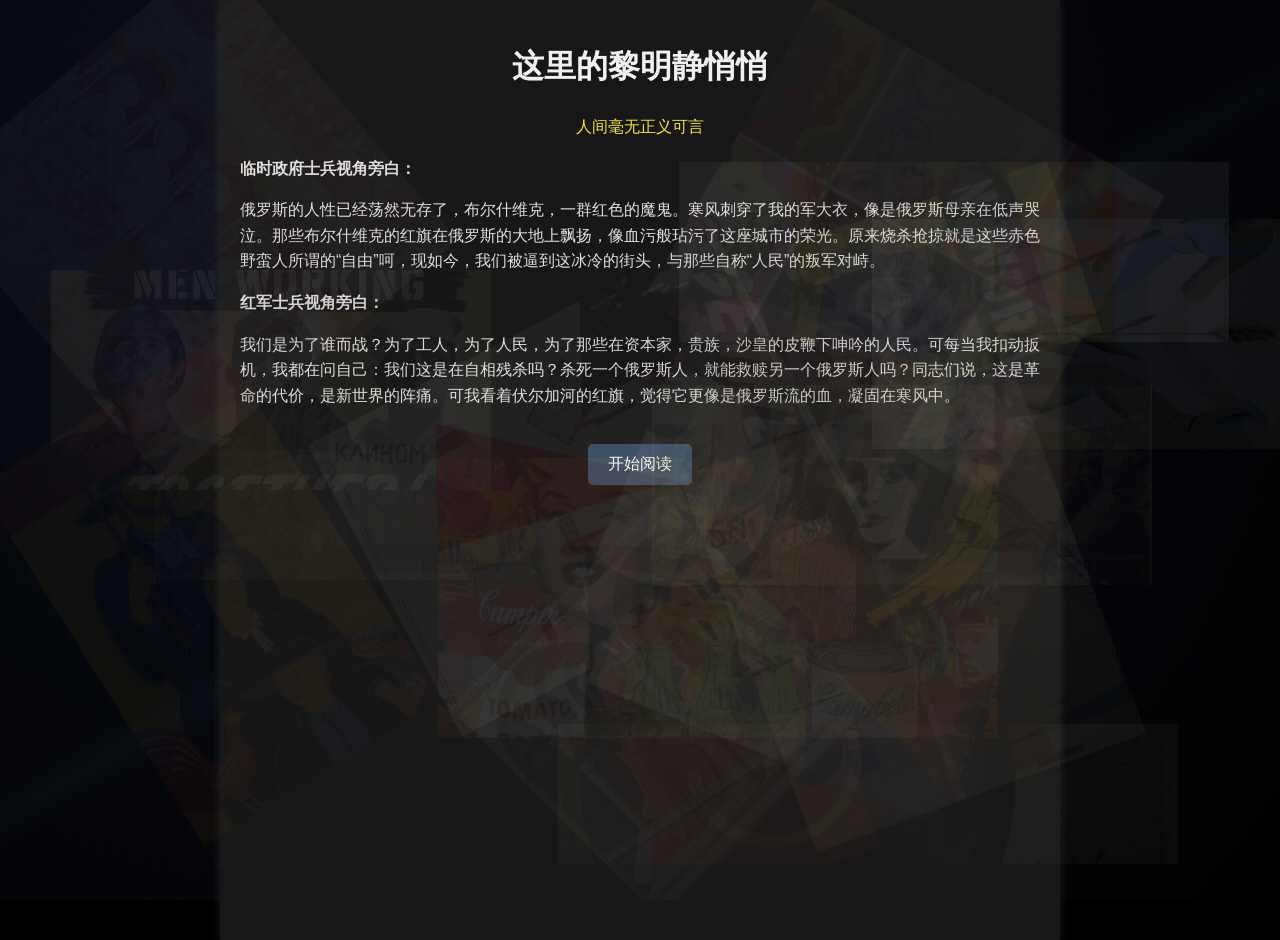
<file: pages/这里的黎明静悄悄.html>
<!DOCTYPE html>
<html lang="zh-CN">
<head>
    <meta charset="UTF-8">
    <meta name="viewport" content="width=device-width, initial-scale=1.0">
    <title>这里的黎明静悄悄</title>
    <style>
        body {
            font-family: 'Arial', sans-serif;
            line-height: 1.6;
            margin: 0;
            padding: 0;
            background-color: #000000;
            color: #e0e0e0;
            overflow-x: hidden;
        }
        .container {
            max-width: 800px;
            margin: 0 auto;
            padding: 20px;
            background-color: rgba(26, 26, 26, 0.92);
            min-height: 100vh;
            box-shadow: 0 0 10px rgba(255,255,255,0.1);
        }
        h1 {
            text-align: center;
            color: #f0f0f0;
        }
        h2 {
            color: #d0d0d0;
            border-bottom: 2px solid #d0d0d0;
            padding-bottom: 5px;
            text-align: center;
        }
        .scene > p:not(.dialogue):not(.intro):not(.note) {
            color: #f5e050; /* Soft yellow for narration */
            margin: 15px 0;
        }
        .intro {
            color: #a0e7a0; /* Light green for time/location/characters */
            font-weight: bold;
            margin: 15px 0;
        }
        .dialogue {
            margin-left: 20px;
            font-style: italic;
            color: #e0e0e0; /* Light gray for dialogue */
        }
        .dialogue::before {
            content: '“';
            font-size: 1.2em;
        }
        .dialogue::after {
            content: '”';
            font-size: 1.2em;
        }
        .character {
            font-weight: bold;
            color: #4da8da;
        }
        .note {
            background-color: #2a2a2a;
            border-left: 4px solid #a0e7a0;
            padding: 10px;
            margin: 15px 0;
            color: #e0e0e0;
            font-style: italic;
        }
        .scene {
            display: none;
            animation: fadeIn 1s ease-in-out;
        }
        .scene.active {
            display: block;
        }
        @keyframes fadeIn {
            from { opacity: 0; transform: translateY(20px); }
            to { opacity: 1; transform: translateY(0); }
        }
        .next-btn, .prev-btn {
            display: inline-block;
            margin: 20px 10px;
            padding: 10px 20px;
            background-color: #34495e;
            color: #ffffff;
            border: none;
            border-radius: 5px;
            cursor: pointer;
            font-size: 16px;
            text-align: center;
            transition: background-color 0.3s;
        }
        .next-btn:hover, .prev-btn:hover {
            background-color: #2c3e50;
        }
        .next-btn:disabled, .prev-btn:disabled {
            background-color: #666666;
            cursor: not-allowed;
        }
        .button-container {
            text-align: center;
        }

    /* 全局复古纹理 + 噪点背景 */
    body::before {
        content: '';
        position: fixed;
        inset: 0;
        background: 
            linear-gradient(30deg, transparent 48%, rgba(70, 90, 110, 0.08) 50%, transparent 52%),
            linear-gradient(-30deg, transparent 48%, rgba(70, 90, 110, 0.06) 50%, transparent 52%),
            repeating-linear-gradient(0deg, transparent, transparent 2px, rgba(30,35,45,0.05) 2px, rgba(30,35,45,0.05) 4px),
            repeating-linear-gradient(90deg, transparent, transparent 2px, rgba(30,35,45,0.05) 2px, rgba(30,35,45,0.05) 4px),
            url('../assets/images/noise.svg'), 
            radial-gradient(circle at 30% 20%, #0a0f1a, #010101);
        background-blend-mode: overlay, screen, multiply, normal;
        opacity: 0.85;
        pointer-events: none;
        z-index: -2;
        transition: opacity 0.3s ease;
    }

    .halftone-overlay {
        position: fixed;
        inset: 0;
        width: 100vw;
        height: 100vh;
        object-fit: cover;
        pointer-events: none;
        mix-blend-mode: overlay;
        opacity: 0.12;
        z-index: -1;
        transition: opacity 0.3s ease;
    }

    .vintage-bg {
        position: fixed;
        inset: 0;
        pointer-events: none;
        z-index: 0;
        overflow: hidden;
        transition: opacity 0.3s ease;
    }
    .vintage-element {
        position: absolute;
        background-size: cover;
        background-position: center;
        background-repeat: no-repeat;
        opacity: 0.05;
        mix-blend-mode: multiply;
        animation: driftVintage linear infinite, pulseVintage 28s ease-in-out infinite alternate;
    }
    @keyframes driftVintage {
        0% { transform: translate(0, 0) rotate(0deg); }
        100% { transform: translate(110px, 110px) rotate(360deg); }
    }
    @keyframes pulseVintage {
        0% { opacity: 0.04; filter: brightness(0.9); }
        100% { opacity: 0.1; filter: brightness(1.1); }
    }
    .v1 { background-image: url('../assets/images/church-kempley.webp'); width: 380px; height: 380px; top: 3%; left: 0%; animation-duration: 170s, 24s; transform: rotate(50deg); }
    .v2 { background-image: url('../assets/images/riveter.webp'); width: 550px; height: 180px; top: 18%; right: 4%; animation-duration: 190s, 28s; }
    .v3 { background-image: url('../assets/images/wpa-pennsylvania.webp'); width: 280px; height: 450px; bottom: 8%; left: 6%; animation-duration: 150s, 20s; transform: rotate(-32deg); }
    .v4 { background-image: url('../assets/images/schwitters-collage.webp'); width: 420px; height: 420px; top: 38%; left: 48%; animation-duration: 210s, 35s; transform: rotate(22deg); }
    .v5 { background-image: url('../assets/images/lissitzky-poster-1920.webp'); width: 620px; height: 140px; bottom: 4%; right: 8%; animation-duration: 180s, 26s; }
    .v6 { background-image: url('../assets/images/wpa-work-pays.webp'); width: 230px; height: 560px; top: 6%; right: 1%; animation-duration: 160s, 22s; transform: rotate(90deg); }
    .v7 { background-image: url('../assets/images/lissitzky-red-wedge.webp'); width: 460px; height: 330px; bottom: 28%; left: 28%; animation-duration: 200s, 30s; transform: rotate(-28deg); }
    .v8 { background-image: url('../assets/images/smarthistory-artwork.webp'); width: 350px; height: 130px; top: 50%; left: 12%; animation-duration: 140s, 18s; }
    .v9 { background-image: url('../assets/images/men-working-together.webp'); width: 180px; height: 400px; top: 12%; left: 62%; animation-duration: 230s, 38s; transform: rotate(72deg); }
    .v10 { background-image: url('../assets/images/amazon-poster.webp'); width: 560px; height: 280px; bottom: 18%; right: 22%; animation-duration: 170s, 27s; }
    .v11 { background-image: url('../assets/images/annunciation-fra-angelico.webp'); width: 300px; height: 300px; top: 62%; left: 40%; animation-duration: 220s, 32s; transform: rotate(-45deg); }
    .v12 { background-image: url('../assets/images/poster-pstjpa.webp'); width: 440px; height: 220px; top: 30%; left: 4%; animation-duration: 180s, 25s; }
    .v13 { background-image: url('../assets/images/uchicago-sightings.webp'); width: 400px; height: 350px; top: 8%; left: 55%; animation-duration: 160s, 23s; transform: rotate(30deg); }
    .v14 { background-image: url('../assets/images/kurt-schwitters.webp'); width: 500px; height: 200px; bottom: 35%; right: 10%; animation-duration: 190s, 27s; }
    .v15 { background-image: url('../assets/images/kastatic-artwork.webp'); width: 350px; height: 400px; top: 45%; right: 15%; animation-duration: 200s, 30s; transform: rotate(-20deg); }
    
    /* 移动端适配 */
    @media (max-width: 768px) {
        .container { padding: 12px; }
        h1 { font-size: 1.5rem; }
        h2 { font-size: 1.2rem; }
        .dialogue { margin-left: 10px; }
        .next-btn, .prev-btn { padding: 10px 14px; font-size: 14px; margin: 14px 6px; }
    }
</style>
</head>
<body>

<!-- 复古背景层 -->
<img class="halftone-overlay" src="data:image/svg+xml;utf8,%3Csvg%20xmlns%3D'http%3A%2F%2Fwww.w3.org%2F2000%2Fsvg'%20width%3D'6'%20height%3D'6'%3E%3Ccircle%20cx%3D'1.5'%20cy%3D'1.5'%20r%3D'1'%20fill%3D'white'%20fill-opacity%3D'0.55'%2F%3E%3C%2Fsvg%3E" alt="" decoding="async">
<div class="vintage-bg">
    <div class="vintage-element v1"></div><div class="vintage-element v2"></div><div class="vintage-element v3"></div>
    <div class="vintage-element v4"></div><div class="vintage-element v5"></div><div class="vintage-element v6"></div>
    <div class="vintage-element v7"></div><div class="vintage-element v8"></div><div class="vintage-element v9"></div>
    <div class="vintage-element v10"></div><div class="vintage-element v11"></div><div class="vintage-element v12"></div>
    <div class="vintage-element v13"></div><div class="vintage-element v14"></div><div class="vintage-element v15"></div>
</div>

    <div class="container">
        <h1>这里的黎明静悄悄</h1>
        <p align="center" style="color: #f5e050;">人间毫无正义可言</p>
        <p><strong>临时政府士兵视角旁白：</strong></p>
        <p>俄罗斯的人性已经荡然无存了，布尔什维克，一群红色的魔鬼。寒风刺穿了我的军大衣，像是俄罗斯母亲在低声哭泣。那些布尔什维克的红旗在俄罗斯的大地上飘扬，像血污般玷污了这座城市的荣光。原来烧杀抢掠就是这些赤色野蛮人所谓的“自由”呵，现如今，我们被逼到这冰冷的街头，与那些自称“人民”的叛军对峙。</p>
        <p><strong>红军士兵视角旁白：</strong></p>
        <p>我们是为了谁而战？为了工人，为了人民，为了那些在资本家，贵族，沙皇的皮鞭下呻吟的人民。可每当我扣动扳机，我都在问自己：我们这是在自相残杀吗？杀死一个俄罗斯人，就能救赎另一个俄罗斯人吗？同志们说，这是革命的代价，是新世界的阵痛。可我看着伏尔加河的红旗，觉得它更像是俄罗斯流的血，凝固在寒风中。</p>

        <div id="scene-0" class="scene active">
            <div class="button-container">
                <button class="next-btn" onclick="nextScene(0)">开始阅读</button>
            </div>
        </div>

        <div id="scene-1" class="scene">
            <h2>第一幕：寒冬中的守望</h2>
            <p class="intro"><strong>2048年7月2日→1917年11月3日</strong><br>俄罗斯 圣彼得堡--喀琅施塔得<br><strong>角色：</strong>星宿，密西西比，卡林卡，白金汉，喀琅施塔得</p>
            <p>冷冽的波罗的海风卷着雪花，拍打在喀琅施塔得港口的栈桥上。码头边的战舰在雾气中若隐若现，炮管上结着薄霜。空气中弥漫着火药与海水的咸腥味，远处传来低沉的钟声，仿佛在为即将到来的风暴预告。</p>
            <p class="dialogue"><span class="character">卡林卡：</span>Сука，这里怎么变成了这个鬼样子。</p>
            <p class="dialogue"><span class="character">密西西比：</span>哇哦，这里全被封锁了，看来情况比想象中的严重啊。</p>
            <p class="dialogue"><span class="character">白金汉：</span>隐修会最近一直在制造各地的灾难，他们是有什么计划吗？</p>
            <p class="dialogue"><span class="character">星宿：</span>先是伊斯坦布尔，后来是中欧信仰东正教的诸国，现在俄罗斯也出现了灾难，他们是想要对东正教的圣物下手。</p>
            <p>几人穿过警戒线来到了灾区外围的驻地见到了这里的负责人。</p>
            <p class="dialogue"><span class="character">封控指挥官：</span>星宿小姐，您们来了。很抱歉在百忙之中打搅你们，但是这次情况尤为特殊。</p>
            <p class="dialogue"><span class="character">封控指挥官：</span>我们在灾难之中侦测到了异常单位，并且和对方进行了短暂交流。</p>
            <p class="dialogue"><span class="character">封控指挥官：</span>正在我们想要进一步确定目标身份的时候，目标突然消失了，但不一会儿又突然出现，这种情况发生了几次。</p>
            <p class="dialogue"><span class="character">星宿：</span>目标单位是人类灵能者还是实体灵能者？</p>
            <p class="dialogue"><span class="character">封控指挥官：</span>目标单位是人类灵能者，看衣着是一位俄军的女水兵。通过与目标接触和对裂隙的勘探，不出意外的话，裂隙应该通往俄国十月革命时期前后的时间段。</p>
            <p class="dialogue"><span class="character">卡林卡（激动）：</span> 十...十..十月革命？！</p>
            <p class="dialogue"><span class="character">封控指挥官：</span>研究院几乎从未有过如此先例，我们只好拜托你们进入裂隙侦查了，目标代号暂定为喀琅施塔得，这些是我们和她接触后所记下的一些资料。</p>
            <p class="dialogue"><span class="character">白金汉：</span> 感谢您的情报，指挥官先生。事不宜迟，我们快点出发吧。</p>
            <p class="dialogue"><span class="character">卡林卡：</span> 咦？密西西比同志呢？</p>
            <p class="dialogue"><span class="character">密西西比（大喘气）：</span> 我...我...我回来了，哎呀，累死我了。我...我刚刚去了一趟洗手间。</p>
            <p class="dialogue"><span class="character">卡林卡：</span>哎，密西西比同志，下次请提前告诉大家好吗？不要再神秘消失了。 </p>
            <p>小队来到灵能灾难深处穿越裂隙，白茫茫的一片映入眼帘。不远处的灯塔闪耀着阵阵的寒光，码头边的战舰在雾气中若隐若现，炮管上结着薄霜。</p>
            <p class="dialogue"><span class="character">卡林卡：</span> 圣彼得堡...列宁格勒....没想到今天我们回到了这里。</p>
            <p class="dialogue"><span class="character">卡林卡：</span> 那边是.....阿芙乐尔号。</p>
            <p class="dialogue"><span class="character">密西西比：</span> 哇，卡林卡姐，你怎么也这么懂啊。</p>
            <p class="dialogue"><span class="character">星宿：</span> 卡林卡是苏联人....还有，密西西比，回去你得好好补补课了，上课别再睡觉了。</p>
            <p>星宿轻轻的敲了敲密西西比的头，低头看了看时间。</p>
            <p class="dialogue"><span class="character">星宿：</span> 时间正好，根据情报。喀琅施塔得应该也在目标地点了。</p> 
            <p>小队走向接头点，灯塔的寒光在雪花中闪烁。灯塔方向传来微弱的歌声。靠近时，一名身穿水兵服的女子从昏暗角落站起，帽上的飘带在风中微微晃动。少女警觉起来，拿着步枪面对众人。</p>
            <p class="dialogue"><span class="character">少女（警惕）：</span> 你们，你们是谁！</p>
            <p class="dialogue"><span class="character">密西西比：</span> 别激动！我们是接应的！有什么暗号吗？星宿，你们知道咋办吧？……</p>
            <p class="dialogue"><span class="character">少女：</span> 是你们，未来的人？我还是不相信，但，这确实发生在我身上了。</p>
            <p class="dialogue"><span class="character">卡林卡：</span> 经历了这一切后，你就会明白了，同志。</p>
            <p class="dialogue"><span class="character">少女：</span> 你也是俄国人？</p>
            <p class="dialogue"><span class="character">卡林卡：</span> 是的，准确来讲，应该是苏联人。</p>
            <p class="dialogue"><span class="character">少女：</span> 苏联？是我们革命后的国家名吗？</p>
            <p class="dialogue"><span class="character">卡林卡：</span> 还要在那之后。</p>
            <p class="dialogue"><span class="character">少女（激动）：</span> 那这么说，我们革命会成功的？！同志，未来的俄罗斯怎么样，是不是大家都很幸福，社会也很公平。</p>
            <p class="dialogue"><span class="character">卡林卡：</span> ......</p>
            <p>卡林卡没有回答，她似乎有点木讷地看着少女，她不敢直视少女那双期待的眼眸，她不敢回答。</p>
            <p class="dialogue"><span class="character">星宿：</span> 未来的故事，需要自己亲身经历才有意义。</p>
            <p>少女点了点头，没有再追问下去。她低头抚摸军帽上的飘带，喃喃道。</p>
            <p class="dialogue"><span class="character">少女：</span> 我在经历了那些怪象之后又回到了这里，但我却什么也记不起来，自己的名字，自己的家庭与背景。我只知道要革命，要拯救俄罗斯....还有自己的妹妹。</p>
            <p class="dialogue"><span class="character">密西西比：</span> 会好起来的！我也是，刚刚经历这些之后是什么都记不起来，像是被人打晕了一样，脑袋嗡嗡的。</p>
            <p class="dialogue"><span class="character">少女：</span> 你也经历了这样的事吗？你会说俄语？</p>
            <p class="dialogue"><span class="character">密西西比：</span> 我不会俄语，喀琅施塔得应该是灵能者，所以能明白我说的意思。</p>
            <p class="dialogue"><span class="character">喀琅施塔得：</span> 灵能者？那是什么？喀琅施塔得？你们为什么叫我喀琅施塔得？</p>
            <p class="dialogue"><span class="character">星宿：</span> 研究院给你的代号是喀琅施塔得，但你想让我们叫什么都可以。这一切解释起来很复杂，等我们处理完一切后回到研究院后你会慢慢明白。</p>
            <p class="dialogue"><span class="character">喀琅施塔得：</span> 喀琅施塔得？似乎我的一切都被绑定在了这里，连名字也是。</p>
            <p>喀琅施塔得蹲下，靠着灯塔，眼中满是迷茫。</p>
            <p class="dialogue"><span class="character">喀琅施塔得：</span> 你刚刚说了研究院？我在教堂里面听说过类似的组织，但教会不是.......</p>
            <p class="dialogue"><span class="character">星宿：</span> 我们是独立于教会的存在，我们的宗旨是研究异常情况为人类文明服务。</p>
            <p class="dialogue"><span class="character">喀琅施塔得：</span> 为人类文明服务？那我们也是同志吧！</p>
            <p class="dialogue"><span class="character">密西西比：</span> 我和你的经历过差不多，但并没有回到其它时代。不知道你是怎么来到我们那个时代的。</p>
            <p class="dialogue"><span class="character">喀琅施塔得：</span> 一天夜里，革命的同志们联系到了我们商量起义计划。我不知怎么的，突然有一种想出来走走的冲动。</p>
            <p class="dialogue"><span class="character">喀琅施塔得：</span> 我慢慢来到了灯塔这里，当灯塔的灯光从我眼前闪过。我身边的一切都发生了变化，这可能就是你们口中所说的“灵能灾难”吧。</p>
            <p class="dialogue"><span class="character">喀琅施塔得：</span> 在那里经历了一段类似炼狱一般的场景之后我遇见了你们组织的成员，不一会儿远处的亮光又将我带了回来，就像带我来的灯塔灯光一般。</p>
            <p class="dialogue"><span class="character">喀琅施塔得：</span> 回来之后，我不知道为何，忘掉了大部分记忆，现如今的我.....又该叫什么....我又该怎么做.....</p>
            <p>喀琅施塔得已经没有之前的那种过激的警惕性，缓慢的坐在灯塔旁的椅子上。她忽然抬头目光扫过眼前的三人。</p>
            <p class="dialogue"><span class="character">喀琅施塔得：</span>那你们....是来做什么的？带我回去还是要来这边做什么....</p>
            <p class="dialogue"><span class="character">星宿：</span> 两者都有，未来的俄罗斯发生了灾难，这也是你为什么会出现在我们时代的原因。我们是来阻止这一切的。</p>
            <p class="dialogue"><span class="character">星宿：</span> 同志，我们会尽力为你找回你的过去，现在时候进行革命了。走吧，带我们去波罗的海舰队中央委员会，介绍‘外国的同志’。</p>
            <p class="dialogue"><span class="character">喀琅施塔得：</span> 嗯....好，我就说你们是国外前来支援革命的同志，走吧。</p>
            <p>小队踏上雪地，灯塔的一闪而过的光芒照耀着她们前进的道路，也似乎在照亮俄罗斯的命运。</p>
            <div class="button-container">
                <button class="prev-btn" onclick="prevScene(1)">上一幕</button>
                <button class="next-btn" onclick="nextScene(1)">下一幕</button>
            </div>
        </div>

        <div id="scene-2" class="scene">
            <h2>第二幕：赤潮</h2>
            <p class="intro"><strong>1917年11月4日</strong><br>俄罗斯 彼得格勒<br><strong>角色：</strong>星宿，密西西比，卡林卡，白金汉，喀琅施塔得</p>
            <p>十一月的彼得格勒像一座即将爆发的火山。二月革命推翻沙皇后，临时政府却继续把俄罗斯拖在对德战争的泥潭里。前线不断失利，国内粮食短缺，工人和士兵的怒火始终在彼得格勒燃烧着。</p>
            <p>街道上挤满了游行的人潮。工人、士兵、水兵、妇女……数万人高举红旗和标语，喊着“面包！和平！土地！”的口号，像一股赤色的洪流涌向冬宫方向。</p>
            <p class="dialogue"><span class="character">卡林卡：</span> 十月革命这段历史.....我从老师和家人口中听过了无数次，但亲眼看见，心还是会颤抖。</p>
            <p class="dialogue"><span class="character">星宿：</span> 诸位，保持警惕，随时可能会出现我们意想不到的情况发生。</p>
            <p class="dialogue"><span class="character">喀琅施塔得：</span> 我们已经受够战争了，为什么我们推翻沙皇之后，他们还要让俄罗斯人去送死.....</p>
            <p>星宿小队混在人群中，喀琅施塔得穿着水兵服走在最前面对着示威的人群们呼喊。</p>
            <p class="dialogue"><span class="character">喀琅施塔得（高声）：</span>同志们！沙皇已经被推翻了，可临时政府还在把我们的兄弟送去当炮灰！他们答应给我们的和平呢？土地呢？我们不能再等了！</p>
            <p class="dialogue"><span class="character">密西西比（小声）：</span>星宿姐她……好拼啊。明明前几天还失忆，现在喊起口号来像不要命一样。</p>
            <p class="dialogue"><span class="character">星宿：</span>因为她只记得‘革命’两个字……对她来说，这就是全部。</p>
            <p>人群的情绪被迅速点燃，口号声越来越响。突然，前方传来密集的枪声。</p>
            <p>军校生和忠诚于临时政府的部队组成防线，对着手无寸铁的示威人群开枪。鲜血瞬间染红了街道，尖叫声、哭喊声、咒骂声混成一片。</p>
            <p class="dialogue"><span class="character">喀琅施塔得（声音骤然拔高）：</span>他们……他们竟然对他们的人民开枪！？</p>
            <p>喀琅施塔得踮起脚拼命往前看，想看清到底发生了什么。下一秒，她的瞳孔猛地收缩。</p>
            <p>在对面临时政府军队的队列中，一名年轻的女准尉正举着指挥刀，高声下达射击命令。尽管脸上沾满泥污和血迹，那张脸却和喀琅施塔得记忆深处最柔软的部分完全重叠。</p>
            <p class="dialogue"><span class="character">喀琅施塔得（颤抖）：</span>玛莎……？那是……玛莎！！！</p>
            <p>喀琅施塔得疯了一样推开身边的人，径直朝着枪林弹雨冲去。</p>
            <p class="dialogue"><span class="character">星宿：</span>喀琅施塔得！回来！危险！</p>
            <p class="dialogue"><span class="character">密西西比：</span>卡林卡姐！她疯了！快把她拽回来！</p>
            <p>喀琅施塔得完全听不进去。她眼中只有那个举刀的妹妹，嘴里反复念着同一个名字，脚步踉跄却无比坚定地冲向对面射击的枪口。</p>
            <p class="dialogue"><span class="character">游行的群众：</span>安娜！快躲起来！</p>
            <p>子弹在她身边呼啸而过，一颗擦着她的肩膀飞过，带起一抹血花。她却像感觉不到痛，依旧向前。</p>
            <p>一只手猛地从侧面抓住她的水兵服后领，硬生生把她拽倒在地。卡林卡扑上来用身体压住她，把她往后拽。</p>
            <p class="dialogue"><span class="character">卡林卡：</span>冷静！同志！你这样冲过去只会白白送死！</p>
            <p class="dialogue"><span class="character">喀琅施塔得（哭腔）：</span>放开我！那是玛莎！我的妹妹！她为什么会在对面！……放开我啊！</p>
            <p>她拼命扭动身体，眼泪混着血污在脸上横流。</p>
            <p class="dialogue"><span class="character">喀琅施塔得（近乎崩溃）：</span>为什么……为什么她要对我们开枪？！她是被迫的，对不对？一定是临时政府逼她的！一定是……</p>
            <p>枪声依旧密集。街道上已经躺满了尸体，鲜血顺着石板缝隙流淌。几人合力，才把彻底失去理智的喀琅施塔得拖进一条相对安全的巷子。</p>
            <p>喀琅施塔得被按在墙边，胸口剧烈起伏，眼神空洞。她忽然用力捶打自己的脑袋，想要回忆起什么。</p>
            <p class="dialogue"><span class="character">喀琅施塔得（哭腔）：</span>我什么都记不起来了……我只记得要革命……可玛莎为什么站在对面……这到底发生了什么……</p>
            <p class="dialogue"><span class="character">白金汉：</span>潜意识里最珍贵的记忆不会轻易消失。见到玛莎，或许能帮你找回更多。但现在……我们必须先活下去。</p>
            <p class="dialogue"><span class="character">密西西比：</span> 对啊……你刚才差点就没命了。喀琅施塔得，我们先回波罗的海舰队中央委员会，好不好？那里更安全……我们一起想办法。</p>
            <p>卡林卡没有说话，只是默默把自己的外套披在喀琅施塔得肩上，遮住她肩膀的枪伤。</p>
            <p>危机像一场无法停止的赤潮，吞没了这个城市，也第一次狠狠撕裂了喀琅施塔得那颗单纯而狂热的革命之心。</p>
            <p>喀琅施塔得回到了波罗的海舰队中央委员会处理伤口，她和星宿约定今晚在彼得格勒一处不起眼的东正教小教堂见面。</p>
            <p>夜色像一层厚重的黑纱，裹住了整座城市。星宿一行人沿着一条僻静的小巷，朝着这个时代米斯泰研究院的联络点赶去。</p>
            <p>教堂的门虚掩着，里面一片漆黑。圣象被掀翻，蜡烛散落一地，空中弥漫着焚香与尘土的气味。</p>
            <p class="dialogue"><span class="character">星宿：</span> 人去楼空了...找找看有没有什么线索。</p>
            <p>小队翻寻着，在十字架的底座下找到一张纸条。</p>
            <p class="note">致未来的同志：隐修会的人员已潜入临时政府军队。他们藏身于旧贵族区‘玫瑰庄园’。我们被迫转移至莫斯科。<br>——米斯泰研究院，俄罗斯彼得格勒分部。</p>
            <p class="dialogue"><span class="character">密西西比：</span> 嘿！大家！我在这里发现了好多奇怪的标记，看起来像是东正教的标记改的。</p>
            <p class="dialogue"><span class="character">密西西比：</span> 这些不会是那个拉斯普京搞的鬼吧？这不就是他的时代吗？</p>
            <p class="dialogue"><span class="character">星宿：</span>  历史上他死于1916年，但我们知道，那不是真正的他。</p>
            <p class="dialogue"><span class="character">白金汉：</span> 这个时代的研究院知道事情的内幕为什么不自己动手？</p>
            <p class="dialogue"><span class="character">星宿：</span>  目前局势过于混乱，这个时代的研究院人员和我们有信息差，他们并不知道之后历史的正确走向。</p>
            <p>门吱呀一声被推开，喀琅施塔得带着一队士兵来到了这里。</p>
            <p class="dialogue"><span class="character">喀琅施塔得：</span> 同志们，我们来了，有什么新发现或计划吗？</p>
            <p>卡林卡把发现的纸条递给了喀琅施塔得，喀琅施塔得接过纸条尴尬了一会又递给了卡林卡。</p>
            <p class="dialogue"><span class="character">喀琅施塔得（尴尬）：</span> 呃....同志，你读给我听吧.....我不怎么识字。</p>
            <p>卡林卡把纸条上的信息给喀琅施塔得复述了一遍。</p>
            <p class="dialogue"><span class="character">喀琅施塔得（激动）：</span> 玫瑰庄园，那是旧贵族的宅邸。隐修会？就是他们后面捣鬼吗？玛莎.....就是他们把玛莎挟持了，对吗？我们走，现在就去！</p>
            <p class="dialogue"><span class="character">密西西比：</span> 嘿，嘿！等等，等等。就我们这些人冲进去？安娜，你的肩膀还有伤呢！</p>
            <p class="dialogue"><span class="character">喀琅施塔得：</span>外围还有我们的同志，一有信号，他们就会冲进来 。</p>
            <p class="dialogue"><span class="character">星宿：</span> 安娜同志，你熟悉这片区域，有什么地方能潜入庄园吗？</p>
            <p class="dialogue"><span class="character">喀琅施塔得：</span> 我们可以从附近的楼顶到庄园里面，走，跟我来。</p>
            <p>夜色更深了。玫瑰庄园的铁门在月光下泛着冷光。喀琅施塔得带着十余名精锐赤卫队队员与星宿小队，悄无声息地潜到庄园附近的居民楼楼顶上。</p>
           <p class="dialogue"><span class="character">喀琅施塔得：</span> 等等，那是？</p>
            <p class="dialogue"><span class="character">喀琅施塔得：</span> 那是我妹妹！</p>
            <p>喀琅施塔得的声音带有一丝颤抖，似乎在否定自己说的话。但眼前的事实又不得不让她承认，事情的确如此。</p>
            <p>庭院中，妹妹玛莎的身影映入眼帘。她身穿军官制服，手持军刀，指挥十几名临时政府士兵布防。</p>
            <p class="dialogue"><span class="character">喀琅施塔得：</span> 玛莎她不会自愿为这些人卖命的，或许我们可以接触她，找到解决的办法！</p>
            <p class="dialogue"><span class="character">赤卫队成员：</span> 同志，我们听过你的故事，相信玛莎是被迫的。但……如果她自愿选择了另一条路呢？</p>
            <p class="dialogue"><span class="character">喀琅施塔得：</span> 不可能！她不会自愿为这些人卖命！</p>
            <p>喀琅施塔得的语气渐渐的微弱，有那么一瞬间，她也在害怕自己内心中最恐怖的想法。她眼中闪过恐惧，仿佛害怕内心最深的疑虑，玛莎或许真的选择了另一条路。</p>
            <p class="dialogue"><span class="character">赤卫队成员：</span> 这把信号枪你拿着，情况不对我们里应外合。</p>
            <p>喀琅施塔得接过信号枪，深吸一口气。她的钩锁轻响，缠住一处烟囱，借力跃过街道，钻进宅邸旁一栋附属楼的窗户。星宿几人紧随其后，小队悄无声息地潜入宅邸内部。在躲过巡逻的士兵后，来到了一处门前。</p>
            <p class="dialogue"><span class="character">喀琅施塔得：</span> 这里就是指挥官办公室，我在屋顶观察过。</p>
            <p>喀琅施塔得将手放在门把上，在平复了自己内心的情绪后打开了房门。房间里的玛莎正在整理文件，听到响动，猛地拔出左轮瞄准门口。</p>
            <p class="dialogue"><span class="character">喀琅施塔得：</span> 玛莎...是你吗？</p>
            <p>桌后的军官愣了一下，握住左轮的手在不停的颤抖，直至放下枪口。</p>
            <p class="dialogue"><span class="character">玛莎：</span> 姐姐是你吗？安娜姐姐.........</p>
            <p>喀琅施塔得呆呆的站在门口，几乎在这一瞬间，她想起了许多自己与妹妹的故事。</p>
            <p>她们的贫农父母，伏尔加河边的童年，在父母死后，玛莎被贵族带走的那天。贵族给了自己一笔钱让自己生活。自己去城市当过工人，做过小贩。最后因为战事不断征召人员，自己也成为了一名水兵服役于波罗的海舰队。</p>
            <p>两人同时冲向对方，紧紧抱住。</p>
            <p class="dialogue"><span class="character">玛莎：</span> 姐姐，我还以为再也见不到你了。</p>
            <p>办公室的壁炉余烬微光摇曳，空气中弥漫着焚香与火药的气味。安娜和玛莎紧紧相拥。</p>
            <div class="button-container">
                <button class="prev-btn" onclick="prevScene(2)">上一幕</button>
                <button class="next-btn" onclick="nextScene(2)">下一幕</button>
            </div>
        </div>

        <div id="scene-3" class="scene">
            <h2>第三幕：罗斯的命运</h2>
            <p class="intro"><strong>1917年11月6日</strong><br>俄罗斯 圣彼得堡，旧贵族区宅邸<br><strong>角色：</strong>星宿、密西西比、卡林卡、喀琅施塔得</p>
            <p>玛莎锁上了们，享受着这梦不可求的团聚。</p>
            <p class="dialogue"><span class="character">玛莎：</span> 姐姐……我以为再也见不到你了，你参军了？怎么还受伤了，彼得格勒如今这么乱，我好想回到我们曾经的小村庄。</p>
            <p class="dialogue"><span class="character">喀琅施塔得：</span> 玛莎，你还记得我们小时候吗？经常在村边的河里抓鱼，你被带走后发生了什么，怎么穿着这身衣服。</p>
            <p class="dialogue"><span class="character">玛莎：</span> 那个贵族对我很好，还让我上学，后来我上了军校。我在军校里每天都想你……二月革命推翻沙皇后，我以为终于能过上好日子了。可现在……到处都是枪声，到处都是死人……</p>
            <p class="dialogue"><span class="character">喀琅施塔得：</span> 我知道……可只有彻底的革命才能结束这一切。临时政府还在把我们的兄弟姐妹送上战场，他们只是换了一批贵族而已。玛莎，跟我走吧，一起为真正的俄罗斯而战。</p>
            <p>玛莎犹豫了一会，手微微一颤。</p>
            <p class="dialogue"><span class="character">玛莎：</span> 姐姐……二月革命已经推翻沙皇了。我们现在需要的是稳定，是和平。继续流血，只会让俄罗斯更乱。</p>
            <p class="dialogue"><span class="character">玛莎：</span> 临时政府虽然有缺点，但至少在努力结束战争。你呢？你要的革命……会让更多俄罗斯人死去。四月份出事后，你们不是也和我们一起组阁建立了联合政府吗？</p>
            <p class="dialogue"><span class="character">喀琅施塔得（突然激动）：</span>那是孟什维克！和我们不一样！和平？那是假的和平！你们一边喊着停战，一边把大家推向德国人的枪口！只有布尔什维克才能真正把土地给农民，把工厂给工人。</p>
            <p class="dialogue"><span class="character">喀琅施塔得（情绪过激）：</span>二月革命时，彼得格勒苏维埃向全世界呼吁和平，临时政府是公开支持的，但你们现在又在干什么！</p>
            <p>喀琅施塔得的语气渐渐的微弱，有那么一瞬间，她也在害怕自己内心中最恐怖的想法。她眼中闪过恐惧，仿佛害怕内心最深的疑虑，玛莎或许真的选择了另一条路。</p>
            <p class="dialogue"><span class="character">玛莎（同样激动起来）：</span>布尔什维克只会带来新的流血！姐姐，你忘了我们小时候吃的苦吗？我们就是因为贵族的压迫才失去父母的！现在你却要用同样的暴力去‘拯救’俄罗斯？！</p>
            <p class="dialogue"><span class="character">玛莎：</span>你们和要德国人签订和平条约吗？割让我们的土地！这是在出卖俄罗斯！我们的斯拉夫兄弟被活生生的扔给了日耳曼人。</p>
            <p class="dialogue"><span class="character">玛莎：</span>现在出卖我们的土地，出卖我们的同胞，之后的俄罗斯难道也会迎来异族的统治吗？德国人还在边境上虎视眈眈呢！他们可不管我们选出了什么样子的政府。</p>
            <p class="dialogue"><span class="character">喀琅施塔得：</span> 我没有忘……正因为忘不了，我才要革命到底。玛莎，你被骗了。你被临时政府的谎言蒙蔽了。</p>
            <p class="dialogue"><span class="character">玛莎：</span> 姐姐你现在满脑子只有‘革命’，却忘了我们小时候最想要的……只是一个能吃饱饭、不再分离的家。</p>
            <p class="dialogue"><span class="character">喀琅施塔得（大喊）：</span> 正是因为这样！我们才要彻底的革命啊！</p>
            <p>随后房间里陷入死一般的寂静。星宿一行人站在一旁，想要想开口打破僵局，却发现任何话此刻都显得苍白无力，直到过来好一会儿才冷静下来。两人都在试图说服对方，却发现对方眼里的火焰和自己一模一样，只是方向完全相反</p>
            <p class="dialogue"><span class="character">星宿：</span> 安娜同志，现在还不是争论意识形态的时候.....我们需要找到隐修会的线索，阻止俄罗斯的情况进一步恶化。我们先......</p>
            <p class="dialogue"><span class="character">喀琅施塔得：</span> 星宿同志！这是我们的俄罗斯！这是我们姐妹之间的事！你们又没有经历过伏尔加河边的饥荒，没有经历过沙皇的皮鞭，你怎么可能懂？！</p>
            <p>星宿等人张了张嘴，却发现自己确实无话可说。她们没有活在1917年，没有尝过那个时代的苦，也没有亲眼见过姐妹被时代撕裂的痛苦，她们只能沉默。</p>
            <p>卡林卡站在角落，却始终没有开口。</p>
            <p>她想说：我知道革命之后会迎来更大的阵痛……我知道1921年的喀琅施塔得起义会被镇压……我知道苏联解体后的动荡……可这些话，她一个字也说不出口。</p>
            <p>因为她自己也曾是那个时代的一分子，她同样被历史狠狠扇过耳光。她只能死死咬住下唇憋住，拳头捏得指节发白。</p>
            <p>办公室里的空气像凝固了一样。姐妹俩对视着，谁也不肯先低头。说服不了对方，却又谁都不愿放开对方。</p>
            <p class="dialogue"><span class="character">玛莎：</span> 安娜姐姐，你们来这里一定是有什么事情的吧....</p>
            <p class="dialogue"><span class="character">喀琅施塔得：</span> 玛莎，现在有一些我们未知的势力在暗中破坏俄罗斯。我知道我们各有各的想法，但为了俄罗斯母亲.....</p>
            <p class="dialogue"><span class="character">玛莎：</span> 姐姐，我知道了....</p>
            <p>突然整栋建筑开始摇晃，埋伏在外围的赤卫队成员也赶到了庄园里面和守军开始对峙起来。</p>
            <p class="dialogue"><span class="character">玛莎：</span>发生什么了？！快出去看看。</p>
            <p>庄园里面，双方剑拔弩张，互相问责着对方。</p>
            <p class="dialogue"><span class="character">赤卫队成员：</span>安娜同志！你没事吧，发生什么了！</p>
            <p class="dialogue"><span class="character">临时政府士兵：</span>布尔什维克！放下武器！这里是军事重地！</p>
            <p class="dialogue"><span class="character">玛莎：</span>大家，把枪放下！发生什么事情了，怎么会有震动。</p>
            <p class="dialogue"><span class="character"> 慌张的临时政府士兵：</span>玛莎准尉！圣以撒教堂那边！出事了！</p>
            <p class="dialogue"><span class="character">玛莎：</span>怎么了？出了什么事情？</p>
            <p class="dialogue"><span class="character"> 慌张的临时政府士兵：</span>出现了一群怪人，不是俄罗斯人！不知道他们干了什么，圣以撒教堂那边出现了许多怪异的现象。</p>
            <p class="dialogue"><span class="character">密西西比：</span>是隐修会他们！他们一定在找着什么东西。</p>
            <p class="dialogue"><span class="character">喀琅施塔得（群情激奋）：</span>同志们，有人妄图颠覆我们的祖国，我们此时要联合起来。</p>
            <p class="dialogue"><span class="character">喀琅施塔得：</span>姐姐，就算你已经选择好了自己的道路，但是为了俄罗斯，让我们一起把他们赶走好吗？</p>
            <p class="dialogue"><span class="character">玛莎：</span>好。兄弟姐妹们，你们已经同德国人英勇的战斗过了，现如今还有外人要染指我们的祖国，即便现在俄罗斯如此混乱，大家政见不合，但是为了俄罗斯！</p>
            <p>就这样，一个看似不可能的暂时性联盟就这样子成立了，一群由临时政府士兵和赤卫队以及星宿小队组成的联军奔向了圣以撒教堂。</p>
            <div class="button-container">
                <button class="prev-btn" onclick="prevScene(3)">上一幕</button>
                <button class="next-btn" onclick="nextScene(3)">下一幕</button>
            </div>
        </div>

        <div id="scene-4" class="scene">
            <h2>第四幕：这里的黎明静悄悄</h2>
            <p class="intro"><strong>1917年11月8日</strong><br>俄罗斯 圣彼得堡，圣以撒教堂<br><strong>角色：</strong>星宿、密西西比、卡林卡、喀琅施塔得，玛莎</p>
            <p>教堂的广场中，雪花在灯光的光芒中飘舞，安娜和玛莎并肩而立。星宿紧盯着手中装置，灵能异常从教堂深处传来，愈发强烈。</p>
            <p class="dialogue"><span class="character">卡林卡：</span> 玛莎，你们还能动员多少人，我们必须立刻行动。</p>
            <p class="dialogue"><span class="character">玛莎：</span>我这里都是战场上退下来的残兵和女兵整合的部队，我也没有更多的兵力了。</p>
            <p class="dialogue"><span class="character">星宿：</span> 我这里有线索，跟我来。</p>
            <p>星宿来到了教堂正门。推开主建筑厚重的橡木门，墙壁上刻满西里尔字母与东正教壁画，天使的面孔在黑暗的光线中显得悲伤。士兵们小心前进，靴子在镶木地板上发出沉闷回响。</p>
            <p>教堂里面已经是一片狼藉，很七竖八的尸体与各种烧焦的痕迹。</p>
            <p class="dialogue"><span class="character">喀琅施塔得：</span> 天哪，到底发生了什么？</p>
            <p class="dialogue"><span class="character">幸存的伤兵：</span> 准尉.....危险，我们的子弹打不中他们....</p>
            <p class="dialogue"><span class="character">幸存的伤兵：</span> 有一群奇怪的人闯入了这里.......你们千万要小心.....</p>
            <p class="dialogue"><span class="character">星宿：</span> Scheiße，大家小心，出现了异常状况立刻报告.....隐修会已经动手了。</p>
            <p>幸存的伤兵渐渐的没有了气息，倒在了残骸之中。</p>
            <p>众人开始小心翼翼的推进，喀琅施塔得走在最前面，玛莎紧跟在她身侧，两人并肩却始终保持着半步距离。那半步，是意识形态的鸿沟，也是刚刚才勉强弥合的姐妹情。</p>
            <p class="dialogue"><span class="character">白金汉：</span> 星宿小姐，圣彼得堡这里有什么圣物吗？</p>
            <p class="dialogue"><span class="character">星宿：</span>东罗马帝国末代公主索菲亚嫁给莫斯科大公，当时的随行人员来带了许多东正教圣物。或许，就有一件物品因为各种原因留在了这里。</p>
            <p class="dialogue"><span class="character">喀琅施塔得：</span> 星宿同志，你是说那些宗教物品是真的？有奇怪的力量？难不成真有什么上帝？！</p>
            <p class="dialogue"><span class="character">星宿：</span> 你误会了，安娜同志，那些力量只是暂时不知道怎么用科学理论解释而已，在我们的时代已经有许多突破了。</p>
            <p class="dialogue"><span class="character">玛莎：</span> 你们的时代？姐姐，你的队友在说什么啊？</p>
            <p class="dialogue"><span class="character">喀琅施塔得：</span> 这很难和你解释，玛莎。等我们出去后，我慢慢给你说.....你可能不会相信这一切。</p>
            <p>头顶吊灯突然剧烈摇晃，整座教堂像被无形巨手摇动。穹顶壁画上的天使面孔扭曲变形，空气中响起一个低沉、带着蛊惑的笑声。</p>
            <p class="dialogue"><span class="character">？？？：</span> 真是神奇啊，激进派和保守派在一起，还有一群研究院的小老鼠们.....</p>
            <p>话音未落，教堂阴暗处突然冲出数十名隐修会成员，大战一触即发。</p>
            <p class="dialogue"><span class="character">星宿：</span>敌袭！注意隐蔽！</p>
            <p>枪声、喊杀声、灵能爆炸声瞬间填满大殿。赤卫队与临时政府士兵第一次并肩作战，却配合得无比娴熟。</p>
            <p class="dialogue"><span class="character">星宿：</span>他们的目标是索菲亚公主带来的圣物，注意目标！</p>
            <p>混乱中，一团团浓雾突然包围了众人。当浓雾散开后，只有喀琅施塔得和星宿出现在一处像是被拼凑出来的地方。</p>
            <p class="dialogue"><span class="character">拉斯普京：</span> 看看吧，星宿，还有这位激动的水兵。你们现在为止而奋斗的世界是个什么样的。</p>
            <p>周围漂浮着无数破碎的历史碎片：燃烧的冬宫、倒下的红旗、哭喊的群众、冰面上被机枪扫射的水兵……所有画面像碎玻璃般旋转。</p>
            <p class="dialogue"><span class="character">拉斯普京：</span>不管是现在还是所谓的未来，人类始终没有改变自己的本质。</p>
            <p class="dialogue"><span class="character">拉斯普京：</span>星宿，你的特殊能力让米斯泰研究院视你为珍宝。但你真的了解这个世界吗？安娜，你真的了解人性吗？</p>
            <p class="dialogue"><span class="character">喀琅施塔得：</span> 你干了什么！这里是哪里！你这个神棍，明明已经死了！</p>
            <p class="dialogue"><span class="character">拉斯普京：</span> 别激动，革命者。先听我说完。</p>
            <p>喀琅施塔得想要反抗，发现在这里自己的身体完全不听使唤。</p>
            <p class="dialogue"><span class="character">拉斯普京：</span>星宿，我相信你也见识到了许多，不管是过去还是你们所在的时代。</p>
            <p class="dialogue"><span class="character">星宿：</span> 你想要表达什么。</p>
            <p class="dialogue"><span class="character">拉斯普京：</span>不管是现在战争，革命的血海还是未来人们在屏幕前争吵，发布无意义的言论挑起对立，人类社会一直在分崩离析。</p>
            <p class="dialogue"><span class="character">拉斯普京：</span>现代科技与制度让一些没有自理能力的人都能好好活着，让每个人都能发表所谓的意见，却养出一群无用的社会毒瘤。他们拖累文明的发展，他们不会思考，被各种信息摆布。</p>
            <p class="dialogue"><span class="character">拉斯普京：</span>还有些高高在上的人他们说着冠冕堂皇的话，对着社会贪婪的索要，指指点点。</p>
            <p class="dialogue"><span class="character">拉斯普京：</span> 研究院就是这样子为人类文明服务的？你也知道你们内部也有寄生虫，不是吗？</p>
            <p class="dialogue"><span class="character">喀琅施塔得：</span> 闭嘴！你这是在动摇我们！我才不会信你的鬼话！</p>
            <p>相比喀琅施塔得的激动，星宿没有反驳，也没有说话。她站在那片拼凑起来的废墟面前，只是静静的注视着，眼中透着复杂的情绪。</p>
            <p class="dialogue"><span class="character">拉斯普京：</span> 星宿，你没有反驳，因为你也经历过许多，你也知道这些现象的存在，一直维持这样并不可取。加入我们，我们会让人类文明迈向新的层次。</p>
            <p class="dialogue"><span class="character">喀琅施塔得：</span> 星宿同志！别被他影响了！那个家伙会幻术！</p>
            <p class="dialogue"><span class="character">星宿：</span> 最后整个世界变成像你们一样的蜂巢思维吗？</p>
            <p class="dialogue"><span class="character">拉斯普京：</span> 蜂巢思维？没有那么的极端，人类只是需要合适的领导带领来清除文明中的“毒瘤”。为了宏伟的蓝图，一切都是必要的。这不是我们大家所向往的美丽新世界吗？</p>
            <p class="dialogue"><span class="character">星宿：</span> 美丽新世界？我相信你也知道美丽新世界这本书，你们太极端了！</p>
            <p class="dialogue"><span class="character">拉斯普京：</span> 浪费心智是一件很可怕的事情，星宿。许多人有着自我意识却从不会去思考，他们被各种各样的观念束缚着内斗，这样子我们的文明不可能发展。</p>
            <p class="dialogue"><span class="character">喀琅施塔得：</span> 你们说的这么冠冕堂皇，难道就能轻取别人的性命了吗。</p>
            <p class="dialogue"><span class="character">拉斯普京：</span> 这是两难境地，电车难题。就像你在研究院所经历的一样。为了更大的善要行必要之恶，你不是也见识过了吗？</p>
            <p>喀琅施塔得和星宿挣脱了拉斯普京的压制，对着拉斯普京举起了武器。。枪声在虚空回荡，画面骤然破碎。睁眼的瞬间，两人发现身处教堂的中央。</p>
            <p>卡林卡跪在地上，怀中抱着玛莎，她胸口还流淌着鲜血。星宿与喀琅施塔得的枪口还冒着烟</p>
            <p class="dialogue"><span class="character">星宿（错愕）&喀琅施塔得（崩溃）：</span> 不！不！不！！</p>
            <p class="dialogue"><span class="character">玛莎：</span> 姐姐....为什么.....就因为我们....不一样吗...</p>
            <p class="dialogue"><span class="character">喀琅施塔得（崩溃）：</span> 不！不是这样的！玛莎，玛莎看着我....不是这样的啊！！</p>
            <p class="dialogue"><span class="character">玛莎：</span>姐姐……我好冷….我在俄罗斯生活了这么久…第一次感觉冷….</p>
            <p>手枪从手上滑落，星宿浑身在不停的颤抖。喀琅施塔得立刻扑到了马上面前。</p>
            <p class="dialogue"><span class="character">玛莎：</span>姐姐……我们成功了….他们被我们击退了...但是我们的同胞们，都牺牲了...他们是为了祖国母亲，不是为了什么意识形态...</p>
            <p class="dialogue"><span class="character">喀琅施塔得（崩溃）：</span>别说话了啊！！！星宿同志！卡林卡同志！大家！快....呜呜呜...快帮帮我，求求你们了！</p>
            <p>白金汉检查着伤口，伤口为致命伤口，周围处蔓延着类似菌丝一般的黑丝。</p>
            <p class="dialogue"><span class="character">白金汉：</span>伤口处有灵能侵蚀，已经出现晶体化了。玛莎是普通人，已经.....</p>
            <p class="dialogue"><span class="character">喀琅施塔得（崩溃）：</span> 你胡说！你胡说！才没有什么侵蚀！玛莎会没事的！</p>
            <p>白金汉被喀琅施塔得推开，密西西比拉住了白金汉。</p>
            <p class="dialogue"><span class="character">喀琅施塔得（崩溃）：</span> 对不起，同志....求求你们....救救玛莎....</p>
            <p class="dialogue"><span class="character">玛莎（虚弱）：</span> 姐姐....你没事就好.....我们回家吧。</p>
            <p class="dialogue"><span class="character">玛莎（虚弱）：</span> 姐姐....我们至少重逢了..我好困.....我刚好不想打仗了....玛莎累了...</p>
            <p>啜泣的喀琅施塔得低着头靠着怀中的玛莎久久没有放开。</p>
            <p>隐修会虽然带走了圣物，但因为小队的干预，时间线并未被彻底破坏。教堂外的枪声渐渐平息，阿芙乐尔号的炮声在远处响起，十月革命按历史轨迹爆发了。</p>
            <p>走出教堂，喀琅施塔得凝视冬宫方向，红旗在风中飘扬，与自己身上染红的水兵服是那么的相像。她的眼中既有希望，也有无尽的痛苦。</p>
            <p>灯塔的光芒在雪中闪烁，照亮小队的归途，也诉说着俄罗斯的命运尚未尘埃落定。冬宫方向的黎明传来了革命的欢呼，而这里的黎明却静悄悄。</p>
            <div class="button-container">
                <button class="prev-btn" onclick="prevScene(4)">上一幕</button>
                <button class="next-btn" disabled>故事结束</button>
            </div>
        </div>
    </div>

    <script>
        function nextScene(current) {
            const currentScene = document.getElementById(`scene-${current}`);
            const nextScene = document.getElementById(`scene-${current + 1}`);
            
            if (nextScene) {
                currentScene.classList.remove('active');
                nextScene.classList.add('active');
                window.scrollTo({ top: 0, behavior: 'smooth' });
            }
        }

        function prevScene(current) {
            const currentScene = document.getElementById(`scene-${current}`);
            const prevScene = document.getElementById(`scene-${current - 1}`);
            
            if (prevScene) {
                currentScene.classList.remove('active');
                prevScene.classList.add('active');
                window.scrollTo({ top: 0, behavior: 'smooth' });
            }
        }
    </script>
</body>
</html>
</file>
<file: assets/fonts/fonts.css>
/* latin-ext */
@font-face {
  font-family: 'Cinzel Decorative';
  font-style: normal;
  font-weight: 400;
  font-display: swap;
  src: url(daaCSScvJGqLYhG8nNt8KPPswUAPni7dTMx7aA.woff2) format('woff2');
  unicode-range: U+0100-02BA, U+02BD-02C5, U+02C7-02CC, U+02CE-02D7, U+02DD-02FF, U+0304, U+0308, U+0329, U+1D00-1DBF, U+1E00-1E9F, U+1EF2-1EFF, U+2020, U+20A0-20AB, U+20AD-20C4, U+2113, U+2C60-2C7F, U+A720-A7FF;
}
/* latin */
@font-face {
  font-family: 'Cinzel Decorative';
  font-style: normal;
  font-weight: 400;
  font-display: swap;
  src: url(daaCSScvJGqLYhG8nNt8KPPswUAPni7TTMw.woff2) format('woff2');
  unicode-range: U+0000-00FF, U+0131, U+0152-0153, U+02BB-02BC, U+02C6, U+02DA, U+02DC, U+0304, U+0308, U+0329, U+2000-206F, U+20AC, U+2122, U+2191, U+2193, U+2212, U+2215, U+FEFF, U+FFFD;
}
/* latin-ext */
@font-face {
  font-family: 'Cinzel Decorative';
  font-style: normal;
  font-weight: 700;
  font-display: swap;
  src: url(daaHSScvJGqLYhG8nNt8KPPswUAPniZoadlKSTG7lQ.woff2) format('woff2');
  unicode-range: U+0100-02BA, U+02BD-02C5, U+02C7-02CC, U+02CE-02D7, U+02DD-02FF, U+0304, U+0308, U+0329, U+1D00-1DBF, U+1E00-1E9F, U+1EF2-1EFF, U+2020, U+20A0-20AB, U+20AD-20C4, U+2113, U+2C60-2C7F, U+A720-A7FF;
}
/* latin */
@font-face {
  font-family: 'Cinzel Decorative';
  font-style: normal;
  font-weight: 700;
  font-display: swap;
  src: url(daaHSScvJGqLYhG8nNt8KPPswUAPniZoadlESTE.woff2) format('woff2');
  unicode-range: U+0000-00FF, U+0131, U+0152-0153, U+02BB-02BC, U+02C6, U+02DA, U+02DC, U+0304, U+0308, U+0329, U+2000-206F, U+20AC, U+2122, U+2191, U+2193, U+2212, U+2215, U+FEFF, U+FFFD;
}
/* latin-ext */
@font-face {
  font-family: 'Cinzel Decorative';
  font-style: normal;
  font-weight: 900;
  font-display: swap;
  src: url(daaHSScvJGqLYhG8nNt8KPPswUAPniZQa9lKSTG7lQ.woff2) format('woff2');
  unicode-range: U+0100-02BA, U+02BD-02C5, U+02C7-02CC, U+02CE-02D7, U+02DD-02FF, U+0304, U+0308, U+0329, U+1D00-1DBF, U+1E00-1E9F, U+1EF2-1EFF, U+2020, U+20A0-20AB, U+20AD-20C4, U+2113, U+2C60-2C7F, U+A720-A7FF;
}
/* latin */
@font-face {
  font-family: 'Cinzel Decorative';
  font-style: normal;
  font-weight: 900;
  font-display: swap;
  src: url(daaHSScvJGqLYhG8nNt8KPPswUAPniZQa9lESTE.woff2) format('woff2');
  unicode-range: U+0000-00FF, U+0131, U+0152-0153, U+02BB-02BC, U+02C6, U+02DA, U+02DC, U+0304, U+0308, U+0329, U+2000-206F, U+20AC, U+2122, U+2191, U+2193, U+2212, U+2215, U+FEFF, U+FFFD;
}
/* vietnamese */
@font-face {
  font-family: 'Dancing Script';
  font-style: normal;
  font-weight: 400;
  font-display: swap;
  src: url(If2RXTr6YS-zF4S-kcSWSVi_szLviuEViw.woff2) format('woff2');
  unicode-range: U+0102-0103, U+0110-0111, U+0128-0129, U+0168-0169, U+01A0-01A1, U+01AF-01B0, U+0300-0301, U+0303-0304, U+0308-0309, U+0323, U+0329, U+1EA0-1EF9, U+20AB;
}
/* latin-ext */
@font-face {
  font-family: 'Dancing Script';
  font-style: normal;
  font-weight: 400;
  font-display: swap;
  src: url(If2RXTr6YS-zF4S-kcSWSVi_szLuiuEViw.woff2) format('woff2');
  unicode-range: U+0100-02BA, U+02BD-02C5, U+02C7-02CC, U+02CE-02D7, U+02DD-02FF, U+0304, U+0308, U+0329, U+1D00-1DBF, U+1E00-1E9F, U+1EF2-1EFF, U+2020, U+20A0-20AB, U+20AD-20C4, U+2113, U+2C60-2C7F, U+A720-A7FF;
}
/* latin */
@font-face {
  font-family: 'Dancing Script';
  font-style: normal;
  font-weight: 400;
  font-display: swap;
  src: url(If2RXTr6YS-zF4S-kcSWSVi_szLgiuE.woff2) format('woff2');
  unicode-range: U+0000-00FF, U+0131, U+0152-0153, U+02BB-02BC, U+02C6, U+02DA, U+02DC, U+0304, U+0308, U+0329, U+2000-206F, U+20AC, U+2122, U+2191, U+2193, U+2212, U+2215, U+FEFF, U+FFFD;
}
/* vietnamese */
@font-face {
  font-family: 'Dancing Script';
  font-style: normal;
  font-weight: 700;
  font-display: swap;
  src: url(If2RXTr6YS-zF4S-kcSWSVi_szLviuEViw.woff2) format('woff2');
  unicode-range: U+0102-0103, U+0110-0111, U+0128-0129, U+0168-0169, U+01A0-01A1, U+01AF-01B0, U+0300-0301, U+0303-0304, U+0308-0309, U+0323, U+0329, U+1EA0-1EF9, U+20AB;
}
/* latin-ext */
@font-face {
  font-family: 'Dancing Script';
  font-style: normal;
  font-weight: 700;
  font-display: swap;
  src: url(If2RXTr6YS-zF4S-kcSWSVi_szLuiuEViw.woff2) format('woff2');
  unicode-range: U+0100-02BA, U+02BD-02C5, U+02C7-02CC, U+02CE-02D7, U+02DD-02FF, U+0304, U+0308, U+0329, U+1D00-1DBF, U+1E00-1E9F, U+1EF2-1EFF, U+2020, U+20A0-20AB, U+20AD-20C4, U+2113, U+2C60-2C7F, U+A720-A7FF;
}
/* latin */
@font-face {
  font-family: 'Dancing Script';
  font-style: normal;
  font-weight: 700;
  font-display: swap;
  src: url(If2RXTr6YS-zF4S-kcSWSVi_szLgiuE.woff2) format('woff2');
  unicode-range: U+0000-00FF, U+0131, U+0152-0153, U+02BB-02BC, U+02C6, U+02DA, U+02DC, U+0304, U+0308, U+0329, U+2000-206F, U+20AC, U+2122, U+2191, U+2193, U+2212, U+2215, U+FEFF, U+FFFD;
}
</file>
